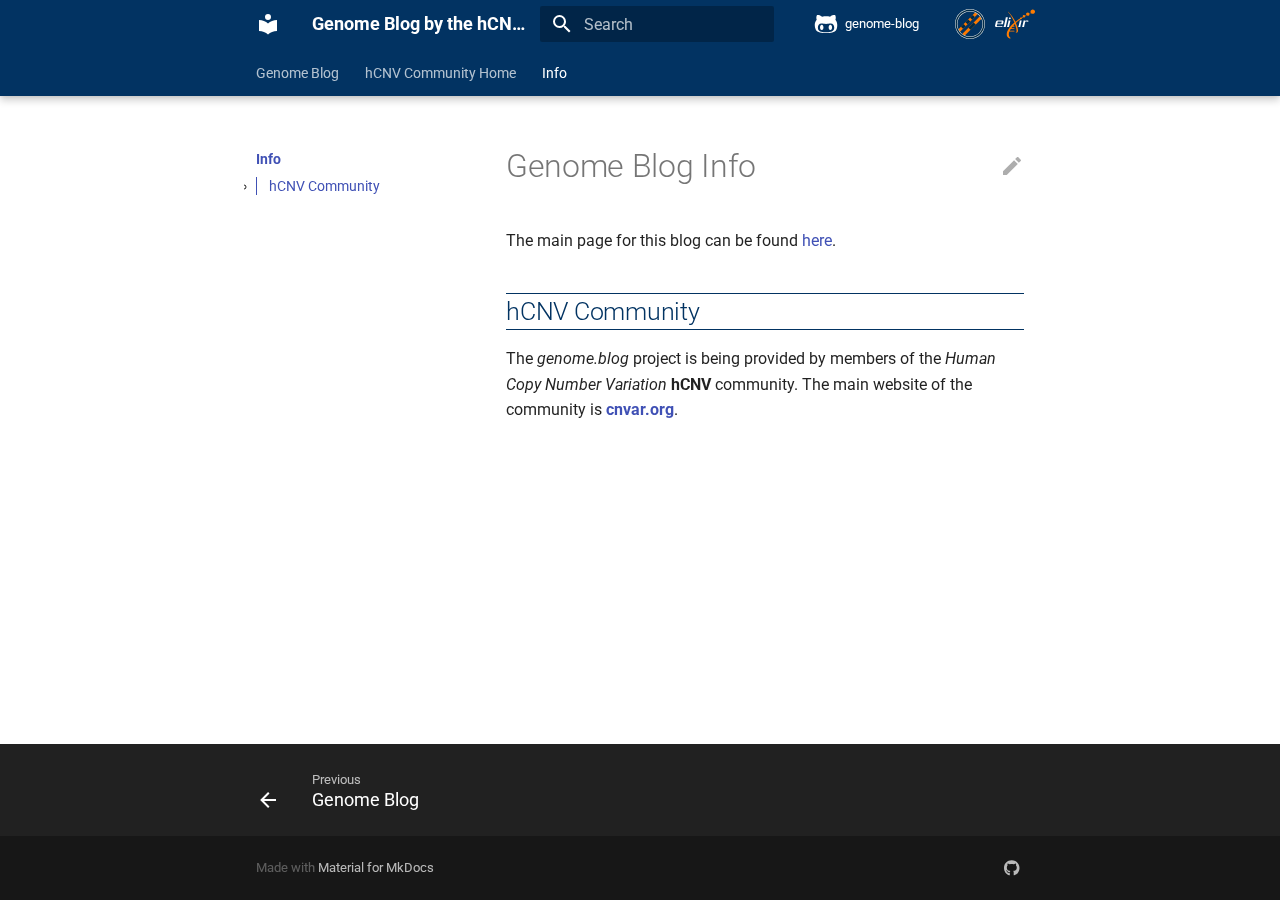
<file: info/index.html>
<!doctype html>
<html lang="en" class="no-js">
  <head>
    
      <meta charset="utf-8">
      <meta name="viewport" content="width=device-width,initial-scale=1">
      
        <meta name="description" content="Genome Blog by the hCNV Community">
      
      
        <meta name="author" content="Michael Baudis">
      
      
        <link rel="canonical" href="https://genome.blog/info/">
      
      <link rel="icon" href="../img/hCNV-logo.svg">
      <meta name="generator" content="mkdocs-1.3.0, mkdocs-material-8.3.5">
    
    
      
        <title>Info - Genome Blog by the hCNV Community</title>
      
    
    
      <link rel="stylesheet" href="../assets/stylesheets/main.4a0965b7.min.css">
      
        
        <link rel="stylesheet" href="../assets/stylesheets/palette.cbb835fc.min.css">
        
          
          
          <meta name="theme-color" content="#4051b5">
        
      
      
  
  
    
    
  
  
  <style>:root{--md-admonition-icon--example:url('data:image/svg+xml;charset=utf-8,<svg xmlns="http://www.w3.org/2000/svg" viewBox="0 0 24 24"><path d="M3.604 3.089A.75.75 0 0 1 4 3.75V8.5h.75a.75.75 0 0 1 0 1.5h-3a.75.75 0 1 1 0-1.5h.75V5.151l-.334.223a.75.75 0 0 1-.832-1.248l1.5-1a.75.75 0 0 1 .77-.037zM8.75 5.5a.75.75 0 0 0 0 1.5h11.5a.75.75 0 0 0 0-1.5H8.75zm0 6a.75.75 0 0 0 0 1.5h11.5a.75.75 0 0 0 0-1.5H8.75zm0 6a.75.75 0 0 0 0 1.5h11.5a.75.75 0 0 0 0-1.5H8.75zM5.5 15.75c0-.704-.271-1.286-.72-1.686a2.302 2.302 0 0 0-1.53-.564c-.535 0-1.094.178-1.53.565-.449.399-.72.982-.72 1.685a.75.75 0 0 0 1.5 0c0-.296.104-.464.217-.564A.805.805 0 0 1 3.25 15c.215 0 .406.072.533.185.113.101.217.268.217.565 0 .332-.069.48-.21.657-.092.113-.216.24-.403.419l-.147.14c-.152.144-.33.313-.52.504l-1.5 1.5a.75.75 0 0 0-.22.53v.25c0 .414.336.75.75.75H5A.75.75 0 0 0 5 19H3.31l.47-.47c.176-.176.333-.324.48-.465l.165-.156a5.98 5.98 0 0 0 .536-.566c.358-.447.539-.925.539-1.593z"/></svg>');}</style>

    
    
    
      
        
        
        <link rel="preconnect" href="https://fonts.gstatic.com" crossorigin>
        <link rel="stylesheet" href="https://fonts.googleapis.com/css?family=Roboto:300,300i,400,400i,700,700i%7CRoboto+Mono:400,400i,700,700i&display=fallback">
        <style>:root{--md-text-font:"Roboto";--md-code-font:"Roboto Mono"}</style>
      
    
    
      <link rel="stylesheet" href="../css/theme_overrides.css">
    
    <script>__md_scope=new URL("..",location),__md_get=(e,_=localStorage,t=__md_scope)=>JSON.parse(_.getItem(t.pathname+"."+e)),__md_set=(e,_,t=localStorage,a=__md_scope)=>{try{t.setItem(a.pathname+"."+e,JSON.stringify(_))}catch(e){}}</script>
    
      

    
    
  </head>
  
  
    
    
    
    
    
    <body dir="ltr" data-md-color-scheme="" data-md-color-primary="indigo" data-md-color-accent="">
  
    
    
    <input class="md-toggle" data-md-toggle="drawer" type="checkbox" id="__drawer" autocomplete="off">
    <input class="md-toggle" data-md-toggle="search" type="checkbox" id="__search" autocomplete="off">
    <label class="md-overlay" for="__drawer"></label>
    <div data-md-component="skip">
      
        
        <a href="#hcnv-community" class="md-skip">
          Skip to content
        </a>
      
    </div>
    <div data-md-component="announce">
      
    </div>
    
    
      

  

<header class="md-header md-header--lifted" data-md-component="header">
  <nav class="md-header__inner md-grid" aria-label="Header">
    <a href=".." title="Genome Blog by the hCNV Community" class="md-header__button md-logo" aria-label="Genome Blog by the hCNV Community" data-md-component="logo">
      
  
  <svg xmlns="http://www.w3.org/2000/svg" viewBox="0 0 24 24"><path d="M12 8a3 3 0 0 0 3-3 3 3 0 0 0-3-3 3 3 0 0 0-3 3 3 3 0 0 0 3 3m0 3.54C9.64 9.35 6.5 8 3 8v11c3.5 0 6.64 1.35 9 3.54 2.36-2.19 5.5-3.54 9-3.54V8c-3.5 0-6.64 1.35-9 3.54Z"/></svg>

    </a>
    <label class="md-header__button md-icon" for="__drawer">
      <svg xmlns="http://www.w3.org/2000/svg" viewBox="0 0 24 24"><path d="M3 6h18v2H3V6m0 5h18v2H3v-2m0 5h18v2H3v-2Z"/></svg>
    </label>
    <div class="md-header__title" data-md-component="header-title">
      <div class="md-header__ellipsis">
        <div class="md-header__topic">
          <span class="md-ellipsis">
            Genome Blog by the hCNV Community
          </span>
        </div>
        <div class="md-header__topic" data-md-component="header-topic">
          <span class="md-ellipsis">
            
              Info
            
          </span>
        </div>
      </div>
    </div>
    
    
    
      <label class="md-header__button md-icon" for="__search">
        <svg xmlns="http://www.w3.org/2000/svg" viewBox="0 0 24 24"><path d="M9.5 3A6.5 6.5 0 0 1 16 9.5c0 1.61-.59 3.09-1.56 4.23l.27.27h.79l5 5-1.5 1.5-5-5v-.79l-.27-.27A6.516 6.516 0 0 1 9.5 16 6.5 6.5 0 0 1 3 9.5 6.5 6.5 0 0 1 9.5 3m0 2C7 5 5 7 5 9.5S7 14 9.5 14 14 12 14 9.5 12 5 9.5 5Z"/></svg>
      </label>
      <div class="md-search" data-md-component="search" role="dialog">
  <label class="md-search__overlay" for="__search"></label>
  <div class="md-search__inner" role="search">
    <form class="md-search__form" name="search">
      <input type="text" class="md-search__input" name="query" aria-label="Search" placeholder="Search" autocapitalize="off" autocorrect="off" autocomplete="off" spellcheck="false" data-md-component="search-query" required>
      <label class="md-search__icon md-icon" for="__search">
        <svg xmlns="http://www.w3.org/2000/svg" viewBox="0 0 24 24"><path d="M9.5 3A6.5 6.5 0 0 1 16 9.5c0 1.61-.59 3.09-1.56 4.23l.27.27h.79l5 5-1.5 1.5-5-5v-.79l-.27-.27A6.516 6.516 0 0 1 9.5 16 6.5 6.5 0 0 1 3 9.5 6.5 6.5 0 0 1 9.5 3m0 2C7 5 5 7 5 9.5S7 14 9.5 14 14 12 14 9.5 12 5 9.5 5Z"/></svg>
        <svg xmlns="http://www.w3.org/2000/svg" viewBox="0 0 24 24"><path d="M20 11v2H8l5.5 5.5-1.42 1.42L4.16 12l7.92-7.92L13.5 5.5 8 11h12Z"/></svg>
      </label>
      <nav class="md-search__options" aria-label="Search">
        
          <a href="javascript:void(0)" class="md-search__icon md-icon" aria-label="Share" data-clipboard data-clipboard-text="" data-md-component="search-share" tabindex="-1">
            <svg xmlns="http://www.w3.org/2000/svg" viewBox="0 0 24 24"><path d="M18 16.08c-.76 0-1.44.3-1.96.77L8.91 12.7c.05-.23.09-.46.09-.7 0-.24-.04-.47-.09-.7l7.05-4.11c.54.5 1.25.81 2.04.81a3 3 0 0 0 3-3 3 3 0 0 0-3-3 3 3 0 0 0-3 3c0 .24.04.47.09.7L8.04 9.81C7.5 9.31 6.79 9 6 9a3 3 0 0 0-3 3 3 3 0 0 0 3 3c.79 0 1.5-.31 2.04-.81l7.12 4.15c-.05.21-.08.43-.08.66 0 1.61 1.31 2.91 2.92 2.91 1.61 0 2.92-1.3 2.92-2.91A2.92 2.92 0 0 0 18 16.08Z"/></svg>
          </a>
        
        <button type="reset" class="md-search__icon md-icon" aria-label="Clear" tabindex="-1">
          <svg xmlns="http://www.w3.org/2000/svg" viewBox="0 0 24 24"><path d="M19 6.41 17.59 5 12 10.59 6.41 5 5 6.41 10.59 12 5 17.59 6.41 19 12 13.41 17.59 19 19 17.59 13.41 12 19 6.41Z"/></svg>
        </button>
      </nav>
      
    </form>
    <div class="md-search__output">
      <div class="md-search__scrollwrap" data-md-scrollfix>
        <div class="md-search-result" data-md-component="search-result">
          <div class="md-search-result__meta">
            Initializing search
          </div>
          <ol class="md-search-result__list"></ol>
        </div>
      </div>
    </div>
  </div>
</div>
    
    
      <div class="md-header__source">
        <a href="https://github.com/hcnv/genome-blog" title="Go to repository" class="md-source" data-md-component="source">
  <div class="md-source__icon md-icon">
    
    <svg xmlns="http://www.w3.org/2000/svg" viewBox="0 0 480 512"><!--! Font Awesome Free 6.1.1 by @fontawesome - https://fontawesome.com License - https://fontawesome.com/license/free (Icons: CC BY 4.0, Fonts: SIL OFL 1.1, Code: MIT License) Copyright 2022 Fonticons, Inc.--><path d="M186.1 328.7c0 20.9-10.9 55.1-36.7 55.1s-36.7-34.2-36.7-55.1 10.9-55.1 36.7-55.1 36.7 34.2 36.7 55.1zM480 278.2c0 31.9-3.2 65.7-17.5 95-37.9 76.6-142.1 74.8-216.7 74.8-75.8 0-186.2 2.7-225.6-74.8-14.6-29-20.2-63.1-20.2-95 0-41.9 13.9-81.5 41.5-113.6-5.2-15.8-7.7-32.4-7.7-48.8 0-21.5 4.9-32.3 14.6-51.8 45.3 0 74.3 9 108.8 36 29-6.9 58.8-10 88.7-10 27 0 54.2 2.9 80.4 9.2 34-26.7 63-35.2 107.8-35.2 9.8 19.5 14.6 30.3 14.6 51.8 0 16.4-2.6 32.7-7.7 48.2 27.5 32.4 39 72.3 39 114.2zm-64.3 50.5c0-43.9-26.7-82.6-73.5-82.6-18.9 0-37 3.4-56 6-14.9 2.3-29.8 3.2-45.1 3.2-15.2 0-30.1-.9-45.1-3.2-18.7-2.6-37-6-56-6-46.8 0-73.5 38.7-73.5 82.6 0 87.8 80.4 101.3 150.4 101.3h48.2c70.3 0 150.6-13.4 150.6-101.3zm-82.6-55.1c-25.8 0-36.7 34.2-36.7 55.1s10.9 55.1 36.7 55.1 36.7-34.2 36.7-55.1-10.9-55.1-36.7-55.1z"/></svg>
  </div>
  <div class="md-source__repository">
    genome-blog
  </div>
</a>
      </div>
    
  </nav>
  
    
      
<nav class="md-tabs" aria-label="Tabs" data-md-component="tabs">
  <div class="md-tabs__inner md-grid">
    <ul class="md-tabs__list">
      
        
  
  


  <li class="md-tabs__item">
    <a href=".." class="md-tabs__link">
      Genome Blog
    </a>
  </li>

      
        
  
  


  <li class="md-tabs__item">
    <a href="http://cnvar.org" class="md-tabs__link">
      hCNV Community Home
    </a>
  </li>

      
        
  
  
    
  


  <li class="md-tabs__item">
    <a href="./" class="md-tabs__link md-tabs__link--active">
      Info
    </a>
  </li>

      
    </ul>
  </div>
</nav>
    
  
</header>
    
    <div class="md-container" data-md-component="container">
      
      
        
      
      <main class="md-main" data-md-component="main">
        <div class="md-main__inner md-grid">
          
            
              
              <div class="md-sidebar md-sidebar--primary" data-md-component="sidebar" data-md-type="navigation" >
                <div class="md-sidebar__scrollwrap">
                  <div class="md-sidebar__inner">
                    

  


  

<nav class="md-nav md-nav--primary md-nav--lifted md-nav--integrated" aria-label="Navigation" data-md-level="0">
  <label class="md-nav__title" for="__drawer">
    <a href=".." title="Genome Blog by the hCNV Community" class="md-nav__button md-logo" aria-label="Genome Blog by the hCNV Community" data-md-component="logo">
      
  
  <svg xmlns="http://www.w3.org/2000/svg" viewBox="0 0 24 24"><path d="M12 8a3 3 0 0 0 3-3 3 3 0 0 0-3-3 3 3 0 0 0-3 3 3 3 0 0 0 3 3m0 3.54C9.64 9.35 6.5 8 3 8v11c3.5 0 6.64 1.35 9 3.54 2.36-2.19 5.5-3.54 9-3.54V8c-3.5 0-6.64 1.35-9 3.54Z"/></svg>

    </a>
    Genome Blog by the hCNV Community
  </label>
  
    <div class="md-nav__source">
      <a href="https://github.com/hcnv/genome-blog" title="Go to repository" class="md-source" data-md-component="source">
  <div class="md-source__icon md-icon">
    
    <svg xmlns="http://www.w3.org/2000/svg" viewBox="0 0 480 512"><!--! Font Awesome Free 6.1.1 by @fontawesome - https://fontawesome.com License - https://fontawesome.com/license/free (Icons: CC BY 4.0, Fonts: SIL OFL 1.1, Code: MIT License) Copyright 2022 Fonticons, Inc.--><path d="M186.1 328.7c0 20.9-10.9 55.1-36.7 55.1s-36.7-34.2-36.7-55.1 10.9-55.1 36.7-55.1 36.7 34.2 36.7 55.1zM480 278.2c0 31.9-3.2 65.7-17.5 95-37.9 76.6-142.1 74.8-216.7 74.8-75.8 0-186.2 2.7-225.6-74.8-14.6-29-20.2-63.1-20.2-95 0-41.9 13.9-81.5 41.5-113.6-5.2-15.8-7.7-32.4-7.7-48.8 0-21.5 4.9-32.3 14.6-51.8 45.3 0 74.3 9 108.8 36 29-6.9 58.8-10 88.7-10 27 0 54.2 2.9 80.4 9.2 34-26.7 63-35.2 107.8-35.2 9.8 19.5 14.6 30.3 14.6 51.8 0 16.4-2.6 32.7-7.7 48.2 27.5 32.4 39 72.3 39 114.2zm-64.3 50.5c0-43.9-26.7-82.6-73.5-82.6-18.9 0-37 3.4-56 6-14.9 2.3-29.8 3.2-45.1 3.2-15.2 0-30.1-.9-45.1-3.2-18.7-2.6-37-6-56-6-46.8 0-73.5 38.7-73.5 82.6 0 87.8 80.4 101.3 150.4 101.3h48.2c70.3 0 150.6-13.4 150.6-101.3zm-82.6-55.1c-25.8 0-36.7 34.2-36.7 55.1s10.9 55.1 36.7 55.1 36.7-34.2 36.7-55.1-10.9-55.1-36.7-55.1z"/></svg>
  </div>
  <div class="md-source__repository">
    genome-blog
  </div>
</a>
    </div>
  
  <ul class="md-nav__list" data-md-scrollfix>
    
      
      
      

  
  
  
    <li class="md-nav__item">
      <a href=".." class="md-nav__link">
        Genome Blog
      </a>
    </li>
  

    
      
      
      

  
  
  
    <li class="md-nav__item">
      <a href="http://cnvar.org" class="md-nav__link">
        hCNV Community Home
      </a>
    </li>
  

    
      
      
      

  
  
    
  
  
    <li class="md-nav__item md-nav__item--active">
      
      <input class="md-nav__toggle md-toggle" data-md-toggle="toc" type="checkbox" id="__toc">
      
      
      
        <label class="md-nav__link md-nav__link--active" for="__toc">
          Info
          <span class="md-nav__icon md-icon"></span>
        </label>
      
      <a href="./" class="md-nav__link md-nav__link--active">
        Info
      </a>
      
        

<nav class="md-nav md-nav--secondary" aria-label="Table of contents">
  
  
  
  
    <label class="md-nav__title" for="__toc">
      <span class="md-nav__icon md-icon"></span>
      Table of contents
    </label>
    <ul class="md-nav__list" data-md-component="toc" data-md-scrollfix>
      
        <li class="md-nav__item">
  <a href="#hcnv-community" class="md-nav__link">
    hCNV Community
  </a>
  
</li>
      
    </ul>
  
</nav>
      
    </li>
  

    
  </ul>
</nav>
                  </div>
                </div>
              </div>
            
            
          
          <div class="md-content" data-md-component="content">
            <article class="md-content__inner md-typeset">
              
                
  <a href="https://github.com/hcnv/genome-blog/edit/master/docs/blog/info.md" title="Edit this page" class="md-content__button md-icon">
    <svg xmlns="http://www.w3.org/2000/svg" viewBox="0 0 24 24"><path d="M20.71 7.04c.39-.39.39-1.04 0-1.41l-2.34-2.34c-.37-.39-1.02-.39-1.41 0l-1.84 1.83 3.75 3.75M3 17.25V21h3.75L17.81 9.93l-3.75-3.75L3 17.25Z"/></svg>
  </a>



<h1 id="genome-blog-info">Genome Blog Info<a class="headerlink" href="#genome-blog-info" title="Permanent link">&para;</a></h1>
<p>The main page for this blog can be found <a href="/">here</a>.</p>
<h2 id="hcnv-community">hCNV Community<a class="headerlink" href="#hcnv-community" title="Permanent link">&para;</a></h2>
<p>The <em>genome.blog</em> project is being provided by members of the <em>Human Copy Number Variation</em>
 <strong>hCNV</strong> community. The main website of the community is <a href="http://cnvar.org"><strong>cnvar.org</strong></a>.</p>

              
            </article>
            
  <script>var tabs=__md_get("__tabs");if(Array.isArray(tabs))e:for(var set of document.querySelectorAll(".tabbed-set")){var tab,labels=set.querySelector(".tabbed-labels");for(tab of tabs)for(var label of labels.getElementsByTagName("label"))if(label.innerText.trim()===tab){var input=document.getElementById(label.htmlFor);input.checked=!0;continue e}}</script>

          </div>
        </div>
        
      </main>
      
        <footer class="md-footer">
  
    
    <nav class="md-footer__inner md-grid" aria-label="Footer" >
      
        
        <a href=".." class="md-footer__link md-footer__link--prev" aria-label="Previous: Genome Blog" rel="prev">
          <div class="md-footer__button md-icon">
            <svg xmlns="http://www.w3.org/2000/svg" viewBox="0 0 24 24"><path d="M20 11v2H8l5.5 5.5-1.42 1.42L4.16 12l7.92-7.92L13.5 5.5 8 11h12Z"/></svg>
          </div>
          <div class="md-footer__title">
            <div class="md-ellipsis">
              <span class="md-footer__direction">
                Previous
              </span>
              Genome Blog
            </div>
          </div>
        </a>
      
      
    </nav>
  
  <div class="md-footer-meta md-typeset">
    <div class="md-footer-meta__inner md-grid">
      <div class="md-copyright">
  
  
    Made with
    <a href="https://squidfunk.github.io/mkdocs-material/" target="_blank" rel="noopener">
      Material for MkDocs
    </a>
  
</div>
      
        <div class="md-social">
  
    
    
      
      
    
    <a href="https://github.com/hcnv/genome-blog/tree/main/docs/blog" target="_blank" rel="noopener" title="github.com" class="md-social__link">
      <svg xmlns="http://www.w3.org/2000/svg" viewBox="0 0 496 512"><!--! Font Awesome Free 6.1.1 by @fontawesome - https://fontawesome.com License - https://fontawesome.com/license/free (Icons: CC BY 4.0, Fonts: SIL OFL 1.1, Code: MIT License) Copyright 2022 Fonticons, Inc.--><path d="M165.9 397.4c0 2-2.3 3.6-5.2 3.6-3.3.3-5.6-1.3-5.6-3.6 0-2 2.3-3.6 5.2-3.6 3-.3 5.6 1.3 5.6 3.6zm-31.1-4.5c-.7 2 1.3 4.3 4.3 4.9 2.6 1 5.6 0 6.2-2s-1.3-4.3-4.3-5.2c-2.6-.7-5.5.3-6.2 2.3zm44.2-1.7c-2.9.7-4.9 2.6-4.6 4.9.3 2 2.9 3.3 5.9 2.6 2.9-.7 4.9-2.6 4.6-4.6-.3-1.9-3-3.2-5.9-2.9zM244.8 8C106.1 8 0 113.3 0 252c0 110.9 69.8 205.8 169.5 239.2 12.8 2.3 17.3-5.6 17.3-12.1 0-6.2-.3-40.4-.3-61.4 0 0-70 15-84.7-29.8 0 0-11.4-29.1-27.8-36.6 0 0-22.9-15.7 1.6-15.4 0 0 24.9 2 38.6 25.8 21.9 38.6 58.6 27.5 72.9 20.9 2.3-16 8.8-27.1 16-33.7-55.9-6.2-112.3-14.3-112.3-110.5 0-27.5 7.6-41.3 23.6-58.9-2.6-6.5-11.1-33.3 2.6-67.9 20.9-6.5 69 27 69 27 20-5.6 41.5-8.5 62.8-8.5s42.8 2.9 62.8 8.5c0 0 48.1-33.6 69-27 13.7 34.7 5.2 61.4 2.6 67.9 16 17.7 25.8 31.5 25.8 58.9 0 96.5-58.9 104.2-114.8 110.5 9.2 7.9 17 22.9 17 46.4 0 33.7-.3 75.4-.3 83.6 0 6.5 4.6 14.4 17.3 12.1C428.2 457.8 496 362.9 496 252 496 113.3 383.5 8 244.8 8zM97.2 352.9c-1.3 1-1 3.3.7 5.2 1.6 1.6 3.9 2.3 5.2 1 1.3-1 1-3.3-.7-5.2-1.6-1.6-3.9-2.3-5.2-1zm-10.8-8.1c-.7 1.3.3 2.9 2.3 3.9 1.6 1 3.6.7 4.3-.7.7-1.3-.3-2.9-2.3-3.9-2-.6-3.6-.3-4.3.7zm32.4 35.6c-1.6 1.3-1 4.3 1.3 6.2 2.3 2.3 5.2 2.6 6.5 1 1.3-1.3.7-4.3-1.3-6.2-2.2-2.3-5.2-2.6-6.5-1zm-11.4-14.7c-1.6 1-1.6 3.6 0 5.9 1.6 2.3 4.3 3.3 5.6 2.3 1.6-1.3 1.6-3.9 0-6.2-1.4-2.3-4-3.3-5.6-2z"/></svg>
    </a>
  
</div>
      
    </div>
  </div>
</footer>
      
    </div>
    <div class="md-dialog" data-md-component="dialog">
      <div class="md-dialog__inner md-typeset"></div>
    </div>
    <script id="__config" type="application/json">{"base": "..", "features": ["content.tabs.link", "search.highlight", "search.share", "navigation.tabs", "navigation.tabs.sticky", "toc.integrate"], "search": "../assets/javascripts/workers/search.85cb4492.min.js", "translations": {"clipboard.copied": "Copied to clipboard", "clipboard.copy": "Copy to clipboard", "search.config.lang": "en", "search.config.pipeline": "trimmer, stopWordFilter", "search.config.separator": "[\\s\\-]+", "search.placeholder": "Search", "search.result.more.one": "1 more on this page", "search.result.more.other": "# more on this page", "search.result.none": "No matching documents", "search.result.one": "1 matching document", "search.result.other": "# matching documents", "search.result.placeholder": "Type to start searching", "search.result.term.missing": "Missing", "select.version.title": "Select version"}}</script>
    
    
      <script src="../assets/javascripts/bundle.431f3d41.min.js"></script>
      
    
  </body>
</html>
</file>
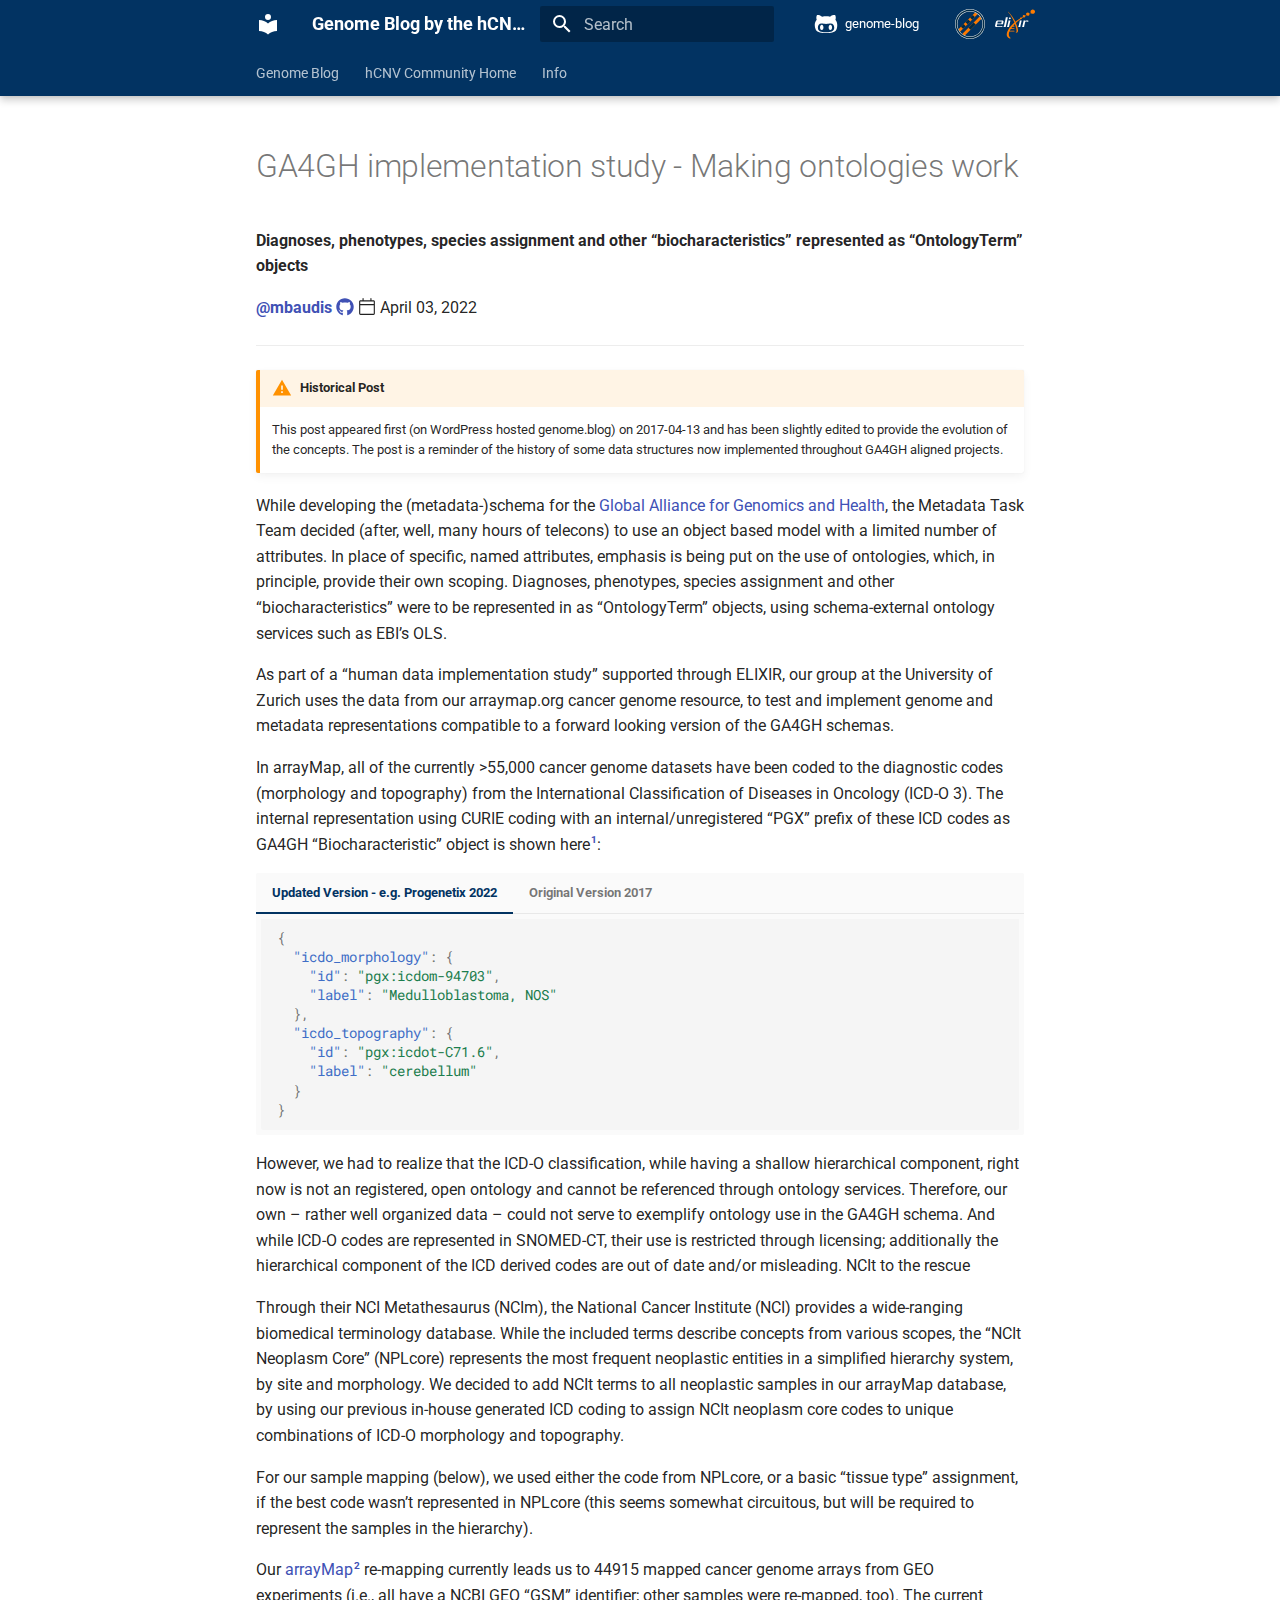
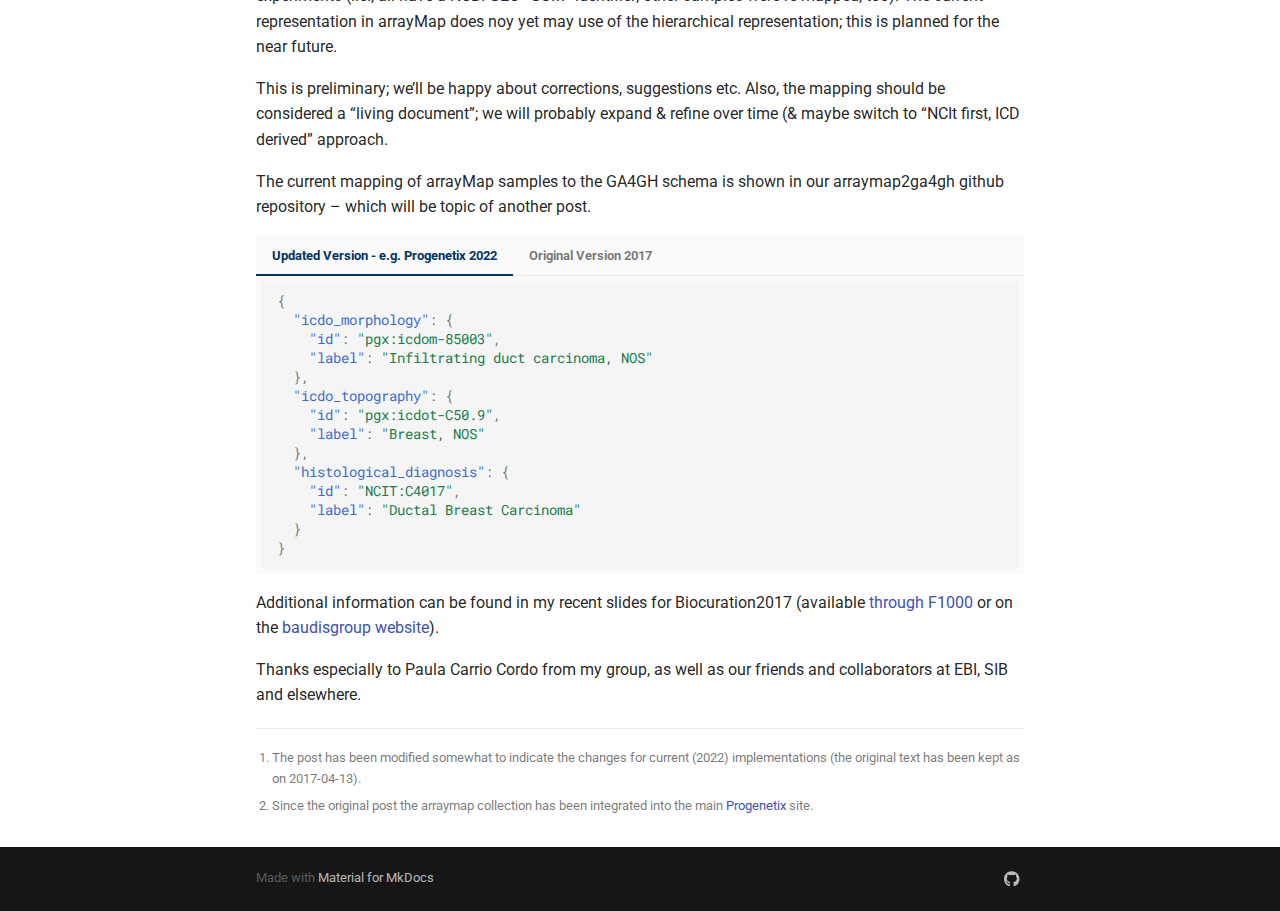
<file: blog/2017-04-13-GA4GH-and-ontologies/index.html>
<!doctype html>
<html lang="en" class="no-js">
  <head>
    
      <meta charset="utf-8">
      <meta name="viewport" content="width=device-width,initial-scale=1">
      
        <meta name="description" content="Diagnoses, phenotypes, species assignment and other “biocharacteristics” represented as “OntologyTerm” objects">
      
      
        <meta name="author" content="Michael Baudis">
      
      
        <link rel="canonical" href="https://genome.blog/blog/2017-04-13-GA4GH-and-ontologies/">
      
      <link rel="icon" href="../../img/hCNV-logo.svg">
      <meta name="generator" content="mkdocs-1.3.0, mkdocs-material-8.3.5">
    
    
      
        <title>GA4GH implementation study - Making ontologies work - Genome Blog by the hCNV Community</title>
      
    
    
      <link rel="stylesheet" href="../../assets/stylesheets/main.4a0965b7.min.css">
      
        
        <link rel="stylesheet" href="../../assets/stylesheets/palette.cbb835fc.min.css">
        
          
          
          <meta name="theme-color" content="#4051b5">
        
      
      
  
  
    
    
  
  
  <style>:root{--md-admonition-icon--example:url('data:image/svg+xml;charset=utf-8,<svg xmlns="http://www.w3.org/2000/svg" viewBox="0 0 24 24"><path d="M3.604 3.089A.75.75 0 0 1 4 3.75V8.5h.75a.75.75 0 0 1 0 1.5h-3a.75.75 0 1 1 0-1.5h.75V5.151l-.334.223a.75.75 0 0 1-.832-1.248l1.5-1a.75.75 0 0 1 .77-.037zM8.75 5.5a.75.75 0 0 0 0 1.5h11.5a.75.75 0 0 0 0-1.5H8.75zm0 6a.75.75 0 0 0 0 1.5h11.5a.75.75 0 0 0 0-1.5H8.75zm0 6a.75.75 0 0 0 0 1.5h11.5a.75.75 0 0 0 0-1.5H8.75zM5.5 15.75c0-.704-.271-1.286-.72-1.686a2.302 2.302 0 0 0-1.53-.564c-.535 0-1.094.178-1.53.565-.449.399-.72.982-.72 1.685a.75.75 0 0 0 1.5 0c0-.296.104-.464.217-.564A.805.805 0 0 1 3.25 15c.215 0 .406.072.533.185.113.101.217.268.217.565 0 .332-.069.48-.21.657-.092.113-.216.24-.403.419l-.147.14c-.152.144-.33.313-.52.504l-1.5 1.5a.75.75 0 0 0-.22.53v.25c0 .414.336.75.75.75H5A.75.75 0 0 0 5 19H3.31l.47-.47c.176-.176.333-.324.48-.465l.165-.156a5.98 5.98 0 0 0 .536-.566c.358-.447.539-.925.539-1.593z"/></svg>');}</style>

    
    
    
      
        
        
        <link rel="preconnect" href="https://fonts.gstatic.com" crossorigin>
        <link rel="stylesheet" href="https://fonts.googleapis.com/css?family=Roboto:300,300i,400,400i,700,700i%7CRoboto+Mono:400,400i,700,700i&display=fallback">
        <style>:root{--md-text-font:"Roboto";--md-code-font:"Roboto Mono"}</style>
      
    
    
      <link rel="stylesheet" href="../../css/theme_overrides.css">
    
    <script>__md_scope=new URL("../..",location),__md_get=(e,_=localStorage,t=__md_scope)=>JSON.parse(_.getItem(t.pathname+"."+e)),__md_set=(e,_,t=localStorage,a=__md_scope)=>{try{t.setItem(a.pathname+"."+e,JSON.stringify(_))}catch(e){}}</script>
    
      

    
    
  </head>
  
  
    
    
    
    
    
    <body dir="ltr" data-md-color-scheme="" data-md-color-primary="indigo" data-md-color-accent="">
  
    
    
    <input class="md-toggle" data-md-toggle="drawer" type="checkbox" id="__drawer" autocomplete="off">
    <input class="md-toggle" data-md-toggle="search" type="checkbox" id="__search" autocomplete="off">
    <label class="md-overlay" for="__drawer"></label>
    <div data-md-component="skip">
      
    </div>
    <div data-md-component="announce">
      
    </div>
    
    
      

  

<header class="md-header md-header--lifted" data-md-component="header">
  <nav class="md-header__inner md-grid" aria-label="Header">
    <a href="../.." title="Genome Blog by the hCNV Community" class="md-header__button md-logo" aria-label="Genome Blog by the hCNV Community" data-md-component="logo">
      
  
  <svg xmlns="http://www.w3.org/2000/svg" viewBox="0 0 24 24"><path d="M12 8a3 3 0 0 0 3-3 3 3 0 0 0-3-3 3 3 0 0 0-3 3 3 3 0 0 0 3 3m0 3.54C9.64 9.35 6.5 8 3 8v11c3.5 0 6.64 1.35 9 3.54 2.36-2.19 5.5-3.54 9-3.54V8c-3.5 0-6.64 1.35-9 3.54Z"/></svg>

    </a>
    <label class="md-header__button md-icon" for="__drawer">
      <svg xmlns="http://www.w3.org/2000/svg" viewBox="0 0 24 24"><path d="M3 6h18v2H3V6m0 5h18v2H3v-2m0 5h18v2H3v-2Z"/></svg>
    </label>
    <div class="md-header__title" data-md-component="header-title">
      <div class="md-header__ellipsis">
        <div class="md-header__topic">
          <span class="md-ellipsis">
            Genome Blog by the hCNV Community
          </span>
        </div>
        <div class="md-header__topic" data-md-component="header-topic">
          <span class="md-ellipsis">
            
              GA4GH implementation study - Making ontologies work
            
          </span>
        </div>
      </div>
    </div>
    
    
    
      <label class="md-header__button md-icon" for="__search">
        <svg xmlns="http://www.w3.org/2000/svg" viewBox="0 0 24 24"><path d="M9.5 3A6.5 6.5 0 0 1 16 9.5c0 1.61-.59 3.09-1.56 4.23l.27.27h.79l5 5-1.5 1.5-5-5v-.79l-.27-.27A6.516 6.516 0 0 1 9.5 16 6.5 6.5 0 0 1 3 9.5 6.5 6.5 0 0 1 9.5 3m0 2C7 5 5 7 5 9.5S7 14 9.5 14 14 12 14 9.5 12 5 9.5 5Z"/></svg>
      </label>
      <div class="md-search" data-md-component="search" role="dialog">
  <label class="md-search__overlay" for="__search"></label>
  <div class="md-search__inner" role="search">
    <form class="md-search__form" name="search">
      <input type="text" class="md-search__input" name="query" aria-label="Search" placeholder="Search" autocapitalize="off" autocorrect="off" autocomplete="off" spellcheck="false" data-md-component="search-query" required>
      <label class="md-search__icon md-icon" for="__search">
        <svg xmlns="http://www.w3.org/2000/svg" viewBox="0 0 24 24"><path d="M9.5 3A6.5 6.5 0 0 1 16 9.5c0 1.61-.59 3.09-1.56 4.23l.27.27h.79l5 5-1.5 1.5-5-5v-.79l-.27-.27A6.516 6.516 0 0 1 9.5 16 6.5 6.5 0 0 1 3 9.5 6.5 6.5 0 0 1 9.5 3m0 2C7 5 5 7 5 9.5S7 14 9.5 14 14 12 14 9.5 12 5 9.5 5Z"/></svg>
        <svg xmlns="http://www.w3.org/2000/svg" viewBox="0 0 24 24"><path d="M20 11v2H8l5.5 5.5-1.42 1.42L4.16 12l7.92-7.92L13.5 5.5 8 11h12Z"/></svg>
      </label>
      <nav class="md-search__options" aria-label="Search">
        
          <a href="javascript:void(0)" class="md-search__icon md-icon" aria-label="Share" data-clipboard data-clipboard-text="" data-md-component="search-share" tabindex="-1">
            <svg xmlns="http://www.w3.org/2000/svg" viewBox="0 0 24 24"><path d="M18 16.08c-.76 0-1.44.3-1.96.77L8.91 12.7c.05-.23.09-.46.09-.7 0-.24-.04-.47-.09-.7l7.05-4.11c.54.5 1.25.81 2.04.81a3 3 0 0 0 3-3 3 3 0 0 0-3-3 3 3 0 0 0-3 3c0 .24.04.47.09.7L8.04 9.81C7.5 9.31 6.79 9 6 9a3 3 0 0 0-3 3 3 3 0 0 0 3 3c.79 0 1.5-.31 2.04-.81l7.12 4.15c-.05.21-.08.43-.08.66 0 1.61 1.31 2.91 2.92 2.91 1.61 0 2.92-1.3 2.92-2.91A2.92 2.92 0 0 0 18 16.08Z"/></svg>
          </a>
        
        <button type="reset" class="md-search__icon md-icon" aria-label="Clear" tabindex="-1">
          <svg xmlns="http://www.w3.org/2000/svg" viewBox="0 0 24 24"><path d="M19 6.41 17.59 5 12 10.59 6.41 5 5 6.41 10.59 12 5 17.59 6.41 19 12 13.41 17.59 19 19 17.59 13.41 12 19 6.41Z"/></svg>
        </button>
      </nav>
      
    </form>
    <div class="md-search__output">
      <div class="md-search__scrollwrap" data-md-scrollfix>
        <div class="md-search-result" data-md-component="search-result">
          <div class="md-search-result__meta">
            Initializing search
          </div>
          <ol class="md-search-result__list"></ol>
        </div>
      </div>
    </div>
  </div>
</div>
    
    
      <div class="md-header__source">
        <a href="https://github.com/hcnv/genome-blog" title="Go to repository" class="md-source" data-md-component="source">
  <div class="md-source__icon md-icon">
    
    <svg xmlns="http://www.w3.org/2000/svg" viewBox="0 0 480 512"><!--! Font Awesome Free 6.1.1 by @fontawesome - https://fontawesome.com License - https://fontawesome.com/license/free (Icons: CC BY 4.0, Fonts: SIL OFL 1.1, Code: MIT License) Copyright 2022 Fonticons, Inc.--><path d="M186.1 328.7c0 20.9-10.9 55.1-36.7 55.1s-36.7-34.2-36.7-55.1 10.9-55.1 36.7-55.1 36.7 34.2 36.7 55.1zM480 278.2c0 31.9-3.2 65.7-17.5 95-37.9 76.6-142.1 74.8-216.7 74.8-75.8 0-186.2 2.7-225.6-74.8-14.6-29-20.2-63.1-20.2-95 0-41.9 13.9-81.5 41.5-113.6-5.2-15.8-7.7-32.4-7.7-48.8 0-21.5 4.9-32.3 14.6-51.8 45.3 0 74.3 9 108.8 36 29-6.9 58.8-10 88.7-10 27 0 54.2 2.9 80.4 9.2 34-26.7 63-35.2 107.8-35.2 9.8 19.5 14.6 30.3 14.6 51.8 0 16.4-2.6 32.7-7.7 48.2 27.5 32.4 39 72.3 39 114.2zm-64.3 50.5c0-43.9-26.7-82.6-73.5-82.6-18.9 0-37 3.4-56 6-14.9 2.3-29.8 3.2-45.1 3.2-15.2 0-30.1-.9-45.1-3.2-18.7-2.6-37-6-56-6-46.8 0-73.5 38.7-73.5 82.6 0 87.8 80.4 101.3 150.4 101.3h48.2c70.3 0 150.6-13.4 150.6-101.3zm-82.6-55.1c-25.8 0-36.7 34.2-36.7 55.1s10.9 55.1 36.7 55.1 36.7-34.2 36.7-55.1-10.9-55.1-36.7-55.1z"/></svg>
  </div>
  <div class="md-source__repository">
    genome-blog
  </div>
</a>
      </div>
    
  </nav>
  
    
      
<nav class="md-tabs" aria-label="Tabs" data-md-component="tabs">
  <div class="md-tabs__inner md-grid">
    <ul class="md-tabs__list">
      
        
  
  


  <li class="md-tabs__item">
    <a href="../.." class="md-tabs__link">
      Genome Blog
    </a>
  </li>

      
        
  
  


  <li class="md-tabs__item">
    <a href="http://cnvar.org" class="md-tabs__link">
      hCNV Community Home
    </a>
  </li>

      
        
  
  


  <li class="md-tabs__item">
    <a href="../../info/" class="md-tabs__link">
      Info
    </a>
  </li>

      
    </ul>
  </div>
</nav>
    
  
</header>
    
    <div class="md-container" data-md-component="container">
      
      
        
      
      <main class="md-main" data-md-component="main">
        <div class="md-main__inner md-grid">
          
            
              
                
              
              <div class="md-sidebar md-sidebar--primary" data-md-component="sidebar" data-md-type="navigation" hidden>
                <div class="md-sidebar__scrollwrap">
                  <div class="md-sidebar__inner">
                    

  


  

<nav class="md-nav md-nav--primary md-nav--lifted md-nav--integrated" aria-label="Navigation" data-md-level="0">
  <label class="md-nav__title" for="__drawer">
    <a href="../.." title="Genome Blog by the hCNV Community" class="md-nav__button md-logo" aria-label="Genome Blog by the hCNV Community" data-md-component="logo">
      
  
  <svg xmlns="http://www.w3.org/2000/svg" viewBox="0 0 24 24"><path d="M12 8a3 3 0 0 0 3-3 3 3 0 0 0-3-3 3 3 0 0 0-3 3 3 3 0 0 0 3 3m0 3.54C9.64 9.35 6.5 8 3 8v11c3.5 0 6.64 1.35 9 3.54 2.36-2.19 5.5-3.54 9-3.54V8c-3.5 0-6.64 1.35-9 3.54Z"/></svg>

    </a>
    Genome Blog by the hCNV Community
  </label>
  
    <div class="md-nav__source">
      <a href="https://github.com/hcnv/genome-blog" title="Go to repository" class="md-source" data-md-component="source">
  <div class="md-source__icon md-icon">
    
    <svg xmlns="http://www.w3.org/2000/svg" viewBox="0 0 480 512"><!--! Font Awesome Free 6.1.1 by @fontawesome - https://fontawesome.com License - https://fontawesome.com/license/free (Icons: CC BY 4.0, Fonts: SIL OFL 1.1, Code: MIT License) Copyright 2022 Fonticons, Inc.--><path d="M186.1 328.7c0 20.9-10.9 55.1-36.7 55.1s-36.7-34.2-36.7-55.1 10.9-55.1 36.7-55.1 36.7 34.2 36.7 55.1zM480 278.2c0 31.9-3.2 65.7-17.5 95-37.9 76.6-142.1 74.8-216.7 74.8-75.8 0-186.2 2.7-225.6-74.8-14.6-29-20.2-63.1-20.2-95 0-41.9 13.9-81.5 41.5-113.6-5.2-15.8-7.7-32.4-7.7-48.8 0-21.5 4.9-32.3 14.6-51.8 45.3 0 74.3 9 108.8 36 29-6.9 58.8-10 88.7-10 27 0 54.2 2.9 80.4 9.2 34-26.7 63-35.2 107.8-35.2 9.8 19.5 14.6 30.3 14.6 51.8 0 16.4-2.6 32.7-7.7 48.2 27.5 32.4 39 72.3 39 114.2zm-64.3 50.5c0-43.9-26.7-82.6-73.5-82.6-18.9 0-37 3.4-56 6-14.9 2.3-29.8 3.2-45.1 3.2-15.2 0-30.1-.9-45.1-3.2-18.7-2.6-37-6-56-6-46.8 0-73.5 38.7-73.5 82.6 0 87.8 80.4 101.3 150.4 101.3h48.2c70.3 0 150.6-13.4 150.6-101.3zm-82.6-55.1c-25.8 0-36.7 34.2-36.7 55.1s10.9 55.1 36.7 55.1 36.7-34.2 36.7-55.1-10.9-55.1-36.7-55.1z"/></svg>
  </div>
  <div class="md-source__repository">
    genome-blog
  </div>
</a>
    </div>
  
  <ul class="md-nav__list" data-md-scrollfix>
    
      
      
      

  
  
  
    <li class="md-nav__item">
      <a href="../.." class="md-nav__link">
        Genome Blog
      </a>
    </li>
  

    
      
      
      

  
  
  
    <li class="md-nav__item">
      <a href="http://cnvar.org" class="md-nav__link">
        hCNV Community Home
      </a>
    </li>
  

    
      
      
      

  
  
  
    <li class="md-nav__item">
      <a href="../../info/" class="md-nav__link">
        Info
      </a>
    </li>
  

    
  </ul>
</nav>
                  </div>
                </div>
              </div>
            
            
          
          <div class="md-content" data-md-component="content">
            <article class="md-content__inner md-typeset">
              
  <h1>GA4GH implementation study - Making ontologies work</h1>
  <p>
    <b>Diagnoses, phenotypes, species assignment and other “biocharacteristics” represented as “OntologyTerm” objects</b>
  </p>
  <aside class="blog-post-aside">
  <p>
    <span>
      
      
        
          
            
          
          
        
        <strong><a href="https://github.com/mbaudis">@mbaudis</a></strong>
      
      
    
    
      
      
        
        
      
      
      <a href="https://github.com/hcnv/genome-blog/tree/main/docs/blog" target="_blank" rel="noopener" title="github.com" class="twemoji">
          <svg xmlns="http://www.w3.org/2000/svg" viewBox="0 0 496 512"><!--! Font Awesome Free 6.1.1 by @fontawesome - https://fontawesome.com License - https://fontawesome.com/license/free (Icons: CC BY 4.0, Fonts: SIL OFL 1.1, Code: MIT License) Copyright 2022 Fonticons, Inc.--><path d="M165.9 397.4c0 2-2.3 3.6-5.2 3.6-3.3.3-5.6-1.3-5.6-3.6 0-2 2.3-3.6 5.2-3.6 3-.3 5.6 1.3 5.6 3.6zm-31.1-4.5c-.7 2 1.3 4.3 4.3 4.9 2.6 1 5.6 0 6.2-2s-1.3-4.3-4.3-5.2c-2.6-.7-5.5.3-6.2 2.3zm44.2-1.7c-2.9.7-4.9 2.6-4.6 4.9.3 2 2.9 3.3 5.9 2.6 2.9-.7 4.9-2.6 4.6-4.6-.3-1.9-3-3.2-5.9-2.9zM244.8 8C106.1 8 0 113.3 0 252c0 110.9 69.8 205.8 169.5 239.2 12.8 2.3 17.3-5.6 17.3-12.1 0-6.2-.3-40.4-.3-61.4 0 0-70 15-84.7-29.8 0 0-11.4-29.1-27.8-36.6 0 0-22.9-15.7 1.6-15.4 0 0 24.9 2 38.6 25.8 21.9 38.6 58.6 27.5 72.9 20.9 2.3-16 8.8-27.1 16-33.7-55.9-6.2-112.3-14.3-112.3-110.5 0-27.5 7.6-41.3 23.6-58.9-2.6-6.5-11.1-33.3 2.6-67.9 20.9-6.5 69 27 69 27 20-5.6 41.5-8.5 62.8-8.5s42.8 2.9 62.8 8.5c0 0 48.1-33.6 69-27 13.7 34.7 5.2 61.4 2.6 67.9 16 17.7 25.8 31.5 25.8 58.9 0 96.5-58.9 104.2-114.8 110.5 9.2 7.9 17 22.9 17 46.4 0 33.7-.3 75.4-.3 83.6 0 6.5 4.6 14.4 17.3 12.1C428.2 457.8 496 362.9 496 252 496 113.3 383.5 8 244.8 8zM97.2 352.9c-1.3 1-1 3.3.7 5.2 1.6 1.6 3.9 2.3 5.2 1 1.3-1 1-3.3-.7-5.2-1.6-1.6-3.9-2.3-5.2-1zm-10.8-8.1c-.7 1.3.3 2.9 2.3 3.9 1.6 1 3.6.7 4.3-.7.7-1.3-.3-2.9-2.3-3.9-2-.6-3.6-.3-4.3.7zm32.4 35.6c-1.6 1.3-1 4.3 1.3 6.2 2.3 2.3 5.2 2.6 6.5 1 1.3-1.3.7-4.3-1.3-6.2-2.2-2.3-5.2-2.6-6.5-1zm-11.4-14.7c-1.6 1-1.6 3.6 0 5.9 1.6 2.3 4.3 3.3 5.6 2.3 1.6-1.3 1.6-3.9 0-6.2-1.4-2.3-4-3.3-5.6-2z"/></svg>
      </a>
      
    

      <span class="twemoji">
        <svg xmlns="http://www.w3.org/2000/svg" viewBox="0 0 24 24"><path fill-rule="evenodd" d="M6.75 0a.75.75 0 0 1 .75.75V3h9V.75a.75.75 0 0 1 1.5 0V3h2.75c.966 0 1.75.784 1.75 1.75v16a1.75 1.75 0 0 1-1.75 1.75H3.25a1.75 1.75 0 0 1-1.75-1.75v-16C1.5 3.784 2.284 3 3.25 3H6V.75A.75.75 0 0 1 6.75 0zm-3.5 4.5a.25.25 0 0 0-.25.25V8h18V4.75a.25.25 0 0 0-.25-.25H3.25zM21 9.5H3v11.25c0 .138.112.25.25.25h17.5a.25.25 0 0 0 .25-.25V9.5z"/></svg>
      </span>
      April 03, 2022
    </span>
  </p>
</aside>
  <hr>
  <div class="admonition warning">
<p class="admonition-title">Historical Post</p>
<p>This post appeared first (on WordPress hosted genome.blog) on 2017-04-13 and has been slightly edited to provide the evolution of the
concepts. The post is a reminder of the history of some data structures now implemented throughout GA4GH aligned projects.</p>
</div>
<p>While developing the (metadata-)schema for the <a href="http://ga4gh.org">Global Alliance for Genomics and Health</a>, the Metadata Task Team decided (after, well, many hours of telecons) to use an object based model with a limited number of attributes. In place of specific, named attributes, emphasis is being put on the use of ontologies, which, in principle, provide their own scoping. Diagnoses, phenotypes, species assignment and other “biocharacteristics” were to be represented in as “OntologyTerm” objects, using schema-external ontology services such as EBI’s OLS.</p>
<!--more-->

<p>As part of a “human data implementation study” supported through ELIXIR, our group at the University of Zurich uses the data from our arraymap.org cancer genome resource, to test and implement genome and metadata representations compatible to a forward looking version of the GA4GH schemas.</p>
<p>In arrayMap, all of the currently &gt;55,000 cancer genome datasets have been coded to the diagnostic codes (morphology and topography) from the International Classification of Diseases in Oncology (ICD-O 3). The internal representation using CURIE coding with an internal/unregistered “PGX” prefix of these ICD codes as GA4GH “Biocharacteristic” object is shown here<sup id="fnref:1"><a class="footnote-ref" href="#fn:1">1</a></sup>:</p>
<div class="tabbed-set tabbed-alternate" data-tabs="1:2"><input checked="checked" id="__tabbed_1_1" name="__tabbed_1" type="radio" /><input id="__tabbed_1_2" name="__tabbed_1" type="radio" /><div class="tabbed-labels"><label for="__tabbed_1_1">Updated Version - e.g. Progenetix 2022</label><label for="__tabbed_1_2">Original Version 2017</label></div>
<div class="tabbed-content">
<div class="tabbed-block">
<div class="highlight"><pre><span></span><code><span class="p">{</span><span class="w"></span>
<span class="w">  </span><span class="nt">&quot;icdo_morphology&quot;</span><span class="p">:</span><span class="w"> </span><span class="p">{</span><span class="w"></span>
<span class="w">    </span><span class="nt">&quot;id&quot;</span><span class="p">:</span><span class="w"> </span><span class="s2">&quot;pgx:icdom-94703&quot;</span><span class="p">,</span><span class="w"></span>
<span class="w">    </span><span class="nt">&quot;label&quot;</span><span class="p">:</span><span class="w"> </span><span class="s2">&quot;Medulloblastoma, NOS&quot;</span><span class="w"></span>
<span class="w">  </span><span class="p">},</span><span class="w"></span>
<span class="w">  </span><span class="nt">&quot;icdo_topography&quot;</span><span class="p">:</span><span class="w"> </span><span class="p">{</span><span class="w"></span>
<span class="w">    </span><span class="nt">&quot;id&quot;</span><span class="p">:</span><span class="w"> </span><span class="s2">&quot;pgx:icdot-C71.6&quot;</span><span class="p">,</span><span class="w"></span>
<span class="w">    </span><span class="nt">&quot;label&quot;</span><span class="p">:</span><span class="w"> </span><span class="s2">&quot;cerebellum&quot;</span><span class="w"></span>
<span class="w">  </span><span class="p">}</span><span class="w"></span>
<span class="p">}</span><span class="w"></span>
</code></pre></div>
</div>
<div class="tabbed-block">
<div class="highlight"><pre><span></span><code><span class="nt">&quot;bio_characteristics&quot;</span><span class="w"> </span><span class="p">:</span><span class="w"> </span><span class="p">[</span><span class="w"></span>
<span class="w">  </span><span class="p">{</span><span class="w"></span>
<span class="w">    </span><span class="nt">&quot;description&quot;</span><span class="w"> </span><span class="p">:</span><span class="w"> </span><span class="s2">&quot;medulloblastoma&quot;</span><span class="p">,</span><span class="w"></span>
<span class="w">    </span><span class="nt">&quot;ontology_terms&quot;</span><span class="w"> </span><span class="p">:</span><span class="w"> </span><span class="p">[</span><span class="w"></span>
<span class="w">      </span><span class="p">{</span><span class="w"></span>
<span class="w">        </span><span class="nt">&quot;term_label&quot;</span><span class="w"> </span><span class="p">:</span><span class="w"> </span><span class="s2">&quot;Medulloblastoma, NOS&quot;</span><span class="p">,</span><span class="w"></span>
<span class="w">        </span><span class="nt">&quot;term_id&quot;</span><span class="w"> </span><span class="p">:</span><span class="w"> </span><span class="s2">&quot;PGX:ICDOM:9470_3&quot;</span><span class="w"></span>
<span class="w">      </span><span class="p">},</span><span class="w"></span>
<span class="w">      </span><span class="p">{</span><span class="w"></span>
<span class="w">        </span><span class="nt">&quot;term_label&quot;</span><span class="w"> </span><span class="p">:</span><span class="w"> </span><span class="s2">&quot;cerebellum&quot;</span><span class="p">,</span><span class="w"></span>
<span class="w">        </span><span class="nt">&quot;term_id&quot;</span><span class="w"> </span><span class="p">:</span><span class="w"> </span><span class="s2">&quot;PGX:ICDOT:C716&quot;</span><span class="w"></span>
<span class="w">      </span><span class="p">},</span><span class="w"></span>
<span class="w">    </span><span class="p">],</span><span class="w"></span>
<span class="w">    </span><span class="nt">&quot;negated_ontology_terms&quot;</span><span class="w"> </span><span class="p">:</span><span class="w"> </span><span class="p">[</span><span class="w"> </span><span class="p">],</span><span class="w"></span>
<span class="w">  </span><span class="p">},</span><span class="w"></span>
<span class="p">]</span><span class="w"></span>
</code></pre></div>
</div>
</div>
</div>
<p>However, we had to realize that the ICD-O classification, while having a shallow hierarchical component, right now is not an registered, open ontology and cannot be referenced through ontology services. Therefore, our own – rather well organized data – could not serve to exemplify ontology use in the GA4GH schema. And while ICD-O codes are represented in SNOMED-CT, their use is restricted through licensing; additionally the hierarchical component of the ICD derived codes are out of date and/or misleading.
NCIt to the rescue</p>
<p>Through their NCI Metathesaurus (NCIm), the National Cancer Institute (NCI) provides a wide-ranging biomedical terminology database. While the included terms describe concepts from various scopes, the “NCIt Neoplasm Core” (NPLcore) represents the most frequent neoplastic entities in a simplified hierarchy system, by site and morphology. We decided to add NCIt terms to all neoplastic samples in our arrayMap database, by using our previous in-house generated ICD coding to assign NCIt neoplasm core codes to unique combinations of ICD-O morphology and topography.</p>
<p>For our sample mapping (below), we used either the code from NPLcore, or a basic “tissue type” assignment, if the best code wasn’t represented in NPLcore (this seems somewhat circuitous, but will be required to represent the samples in the hierarchy).</p>
<p>Our <a href="http://arraymap.progenetix.org">arrayMap</a><sup id="fnref:2"><a class="footnote-ref" href="#fn:2">2</a></sup> re-mapping currently leads us to 44915 mapped cancer genome arrays from GEO experiments (i.e., all have a NCBI GEO “GSM” identifier; other samples were re-mapped, too). The current representation in arrayMap does noy yet may use of the hierarchical representation; this is planned for the near future.</p>
<p>This is preliminary; we’ll be happy about corrections, suggestions etc. Also, the mapping should be considered a “living document”; we will probably expand &amp; refine over time (&amp; maybe switch to “NCIt first, ICD derived” approach.</p>
<p>The current mapping of arrayMap samples to the GA4GH schema is shown in our arraymap2ga4gh github repository – which will be topic of another post.</p>
<div class="tabbed-set tabbed-alternate" data-tabs="2:2"><input checked="checked" id="__tabbed_2_1" name="__tabbed_2" type="radio" /><input id="__tabbed_2_2" name="__tabbed_2" type="radio" /><div class="tabbed-labels"><label for="__tabbed_2_1">Updated Version - e.g. Progenetix 2022</label><label for="__tabbed_2_2">Original Version 2017</label></div>
<div class="tabbed-content">
<div class="tabbed-block">
<div class="highlight"><pre><span></span><code><span class="p">{</span><span class="w"></span>
<span class="w">  </span><span class="nt">&quot;icdo_morphology&quot;</span><span class="p">:</span><span class="w"> </span><span class="p">{</span><span class="w"></span>
<span class="w">    </span><span class="nt">&quot;id&quot;</span><span class="p">:</span><span class="w"> </span><span class="s2">&quot;pgx:icdom-85003&quot;</span><span class="p">,</span><span class="w"></span>
<span class="w">    </span><span class="nt">&quot;label&quot;</span><span class="p">:</span><span class="w"> </span><span class="s2">&quot;Infiltrating duct carcinoma, NOS&quot;</span><span class="w"></span>
<span class="w">  </span><span class="p">},</span><span class="w"></span>
<span class="w">  </span><span class="nt">&quot;icdo_topography&quot;</span><span class="p">:</span><span class="w"> </span><span class="p">{</span><span class="w"></span>
<span class="w">    </span><span class="nt">&quot;id&quot;</span><span class="p">:</span><span class="w"> </span><span class="s2">&quot;pgx:icdot-C50.9&quot;</span><span class="p">,</span><span class="w"></span>
<span class="w">    </span><span class="nt">&quot;label&quot;</span><span class="p">:</span><span class="w"> </span><span class="s2">&quot;Breast, NOS&quot;</span><span class="w"></span>
<span class="w">  </span><span class="p">},</span><span class="w"></span>
<span class="w">  </span><span class="nt">&quot;histological_diagnosis&quot;</span><span class="p">:</span><span class="w"> </span><span class="p">{</span><span class="w"></span>
<span class="w">    </span><span class="nt">&quot;id&quot;</span><span class="p">:</span><span class="w"> </span><span class="s2">&quot;NCIT:C4017&quot;</span><span class="p">,</span><span class="w"></span>
<span class="w">    </span><span class="nt">&quot;label&quot;</span><span class="p">:</span><span class="w"> </span><span class="s2">&quot;Ductal Breast Carcinoma&quot;</span><span class="w"></span>
<span class="w">  </span><span class="p">}</span><span class="w"></span>
<span class="p">}</span><span class="w"></span>
</code></pre></div>
</div>
<div class="tabbed-block">
<div class="highlight"><pre><span></span><code><span class="w">  </span><span class="nt">&quot;bio_characteristics&quot;</span><span class="w"> </span><span class="p">:</span><span class="w"> </span><span class="p">[</span><span class="w"></span>
<span class="w">  </span><span class="p">{</span><span class="w"></span>
<span class="w">    </span><span class="nt">&quot;description&quot;</span><span class="w"> </span><span class="p">:</span><span class="w"> </span><span class="s2">&quot;breast carcinoma&quot;</span><span class="p">,</span><span class="w"></span>
<span class="w">    </span><span class="nt">&quot;ontology_terms&quot;</span><span class="w"> </span><span class="p">:</span><span class="w"> </span><span class="p">[</span><span class="w"></span>
<span class="w">      </span><span class="p">{</span><span class="w"></span>
<span class="w">        </span><span class="nt">&quot;term_id&quot;</span><span class="w"> </span><span class="p">:</span><span class="w"> </span><span class="s2">&quot;NCIT:C4017&quot;</span><span class="p">,</span><span class="w"></span>
<span class="w">        </span><span class="nt">&quot;term_label&quot;</span><span class="w"> </span><span class="p">:</span><span class="w"> </span><span class="s2">&quot;Ductal Breast Carcinoma&quot;</span><span class="w"></span>
<span class="w">      </span><span class="p">},</span><span class="w"></span>
<span class="w">      </span><span class="p">{</span><span class="w"></span>
<span class="w">        </span><span class="nt">&quot;term_id&quot;</span><span class="w"> </span><span class="p">:</span><span class="w"> </span><span class="s2">&quot;PGX:ICDOM:8500_3&quot;</span><span class="p">,</span><span class="w"></span>
<span class="w">        </span><span class="nt">&quot;term_label&quot;</span><span class="w"> </span><span class="p">:</span><span class="w"> </span><span class="s2">&quot;invasive carcinoma of no special type&quot;</span><span class="w"></span>
<span class="w">      </span><span class="p">},</span><span class="w"></span>
<span class="w">      </span><span class="p">{</span><span class="w"></span>
<span class="w">        </span><span class="nt">&quot;term_id&quot;</span><span class="w"> </span><span class="p">:</span><span class="w"> </span><span class="s2">&quot;PGX:ICDOT:C50&quot;</span><span class="p">,</span><span class="w"></span>
<span class="w">        </span><span class="nt">&quot;term_label&quot;</span><span class="w"> </span><span class="p">:</span><span class="w"> </span><span class="s2">&quot;breast&quot;</span><span class="w"></span>
<span class="w">      </span><span class="p">},</span><span class="w"></span>
<span class="w">    </span><span class="p">],</span><span class="w"></span>
<span class="w">  </span><span class="p">}</span><span class="w"></span>
<span class="p">],</span><span class="w"></span>
</code></pre></div>
</div>
</div>
</div>
<p>Additional information can be found in my recent slides for Biocuration2017 (available <a href="https://f1000research.com/slides/6-476">through F1000</a> or on the <a href="http://info.baudisgroup.org">baudisgroup website</a>).</p>
<p>Thanks especially to Paula Carrio Cordo from my group, as well as our friends and collaborators at EBI, SIB and elsewhere.</p>
<div class="footnote">
<hr />
<ol>
<li id="fn:1">
<p>The post has been modified somewhat to indicate the changes for current (2022) implementations (the original text has been kept as on 2017-04-13).&#160;<a class="footnote-backref" href="#fnref:1" title="Jump back to footnote 1 in the text">&#8617;</a></p>
</li>
<li id="fn:2">
<p>Since the original post the arraymap collection has been integrated into the main <a href="http://progenetix.org">Progenetix</a> site.&#160;<a class="footnote-backref" href="#fnref:2" title="Jump back to footnote 2 in the text">&#8617;</a></p>
</li>
</ol>
</div>

            </article>
            
  <script>var tabs=__md_get("__tabs");if(Array.isArray(tabs))e:for(var set of document.querySelectorAll(".tabbed-set")){var tab,labels=set.querySelector(".tabbed-labels");for(tab of tabs)for(var label of labels.getElementsByTagName("label"))if(label.innerText.trim()===tab){var input=document.getElementById(label.htmlFor);input.checked=!0;continue e}}</script>

          </div>
        </div>
        
      </main>
      
        <footer class="md-footer">
  
  <div class="md-footer-meta md-typeset">
    <div class="md-footer-meta__inner md-grid">
      <div class="md-copyright">
  
  
    Made with
    <a href="https://squidfunk.github.io/mkdocs-material/" target="_blank" rel="noopener">
      Material for MkDocs
    </a>
  
</div>
      
        <div class="md-social">
  
    
    
      
      
    
    <a href="https://github.com/hcnv/genome-blog/tree/main/docs/blog" target="_blank" rel="noopener" title="github.com" class="md-social__link">
      <svg xmlns="http://www.w3.org/2000/svg" viewBox="0 0 496 512"><!--! Font Awesome Free 6.1.1 by @fontawesome - https://fontawesome.com License - https://fontawesome.com/license/free (Icons: CC BY 4.0, Fonts: SIL OFL 1.1, Code: MIT License) Copyright 2022 Fonticons, Inc.--><path d="M165.9 397.4c0 2-2.3 3.6-5.2 3.6-3.3.3-5.6-1.3-5.6-3.6 0-2 2.3-3.6 5.2-3.6 3-.3 5.6 1.3 5.6 3.6zm-31.1-4.5c-.7 2 1.3 4.3 4.3 4.9 2.6 1 5.6 0 6.2-2s-1.3-4.3-4.3-5.2c-2.6-.7-5.5.3-6.2 2.3zm44.2-1.7c-2.9.7-4.9 2.6-4.6 4.9.3 2 2.9 3.3 5.9 2.6 2.9-.7 4.9-2.6 4.6-4.6-.3-1.9-3-3.2-5.9-2.9zM244.8 8C106.1 8 0 113.3 0 252c0 110.9 69.8 205.8 169.5 239.2 12.8 2.3 17.3-5.6 17.3-12.1 0-6.2-.3-40.4-.3-61.4 0 0-70 15-84.7-29.8 0 0-11.4-29.1-27.8-36.6 0 0-22.9-15.7 1.6-15.4 0 0 24.9 2 38.6 25.8 21.9 38.6 58.6 27.5 72.9 20.9 2.3-16 8.8-27.1 16-33.7-55.9-6.2-112.3-14.3-112.3-110.5 0-27.5 7.6-41.3 23.6-58.9-2.6-6.5-11.1-33.3 2.6-67.9 20.9-6.5 69 27 69 27 20-5.6 41.5-8.5 62.8-8.5s42.8 2.9 62.8 8.5c0 0 48.1-33.6 69-27 13.7 34.7 5.2 61.4 2.6 67.9 16 17.7 25.8 31.5 25.8 58.9 0 96.5-58.9 104.2-114.8 110.5 9.2 7.9 17 22.9 17 46.4 0 33.7-.3 75.4-.3 83.6 0 6.5 4.6 14.4 17.3 12.1C428.2 457.8 496 362.9 496 252 496 113.3 383.5 8 244.8 8zM97.2 352.9c-1.3 1-1 3.3.7 5.2 1.6 1.6 3.9 2.3 5.2 1 1.3-1 1-3.3-.7-5.2-1.6-1.6-3.9-2.3-5.2-1zm-10.8-8.1c-.7 1.3.3 2.9 2.3 3.9 1.6 1 3.6.7 4.3-.7.7-1.3-.3-2.9-2.3-3.9-2-.6-3.6-.3-4.3.7zm32.4 35.6c-1.6 1.3-1 4.3 1.3 6.2 2.3 2.3 5.2 2.6 6.5 1 1.3-1.3.7-4.3-1.3-6.2-2.2-2.3-5.2-2.6-6.5-1zm-11.4-14.7c-1.6 1-1.6 3.6 0 5.9 1.6 2.3 4.3 3.3 5.6 2.3 1.6-1.3 1.6-3.9 0-6.2-1.4-2.3-4-3.3-5.6-2z"/></svg>
    </a>
  
</div>
      
    </div>
  </div>
</footer>
      
    </div>
    <div class="md-dialog" data-md-component="dialog">
      <div class="md-dialog__inner md-typeset"></div>
    </div>
    <script id="__config" type="application/json">{"base": "../..", "features": ["content.tabs.link", "search.highlight", "search.share", "navigation.tabs", "navigation.tabs.sticky", "toc.integrate"], "search": "../../assets/javascripts/workers/search.85cb4492.min.js", "translations": {"clipboard.copied": "Copied to clipboard", "clipboard.copy": "Copy to clipboard", "search.config.lang": "en", "search.config.pipeline": "trimmer, stopWordFilter", "search.config.separator": "[\\s\\-]+", "search.placeholder": "Search", "search.result.more.one": "1 more on this page", "search.result.more.other": "# more on this page", "search.result.none": "No matching documents", "search.result.one": "1 matching document", "search.result.other": "# matching documents", "search.result.placeholder": "Type to start searching", "search.result.term.missing": "Missing", "select.version.title": "Select version"}}</script>
    
    
      <script src="../../assets/javascripts/bundle.431f3d41.min.js"></script>
      
    
  </body>
</html>
</file>
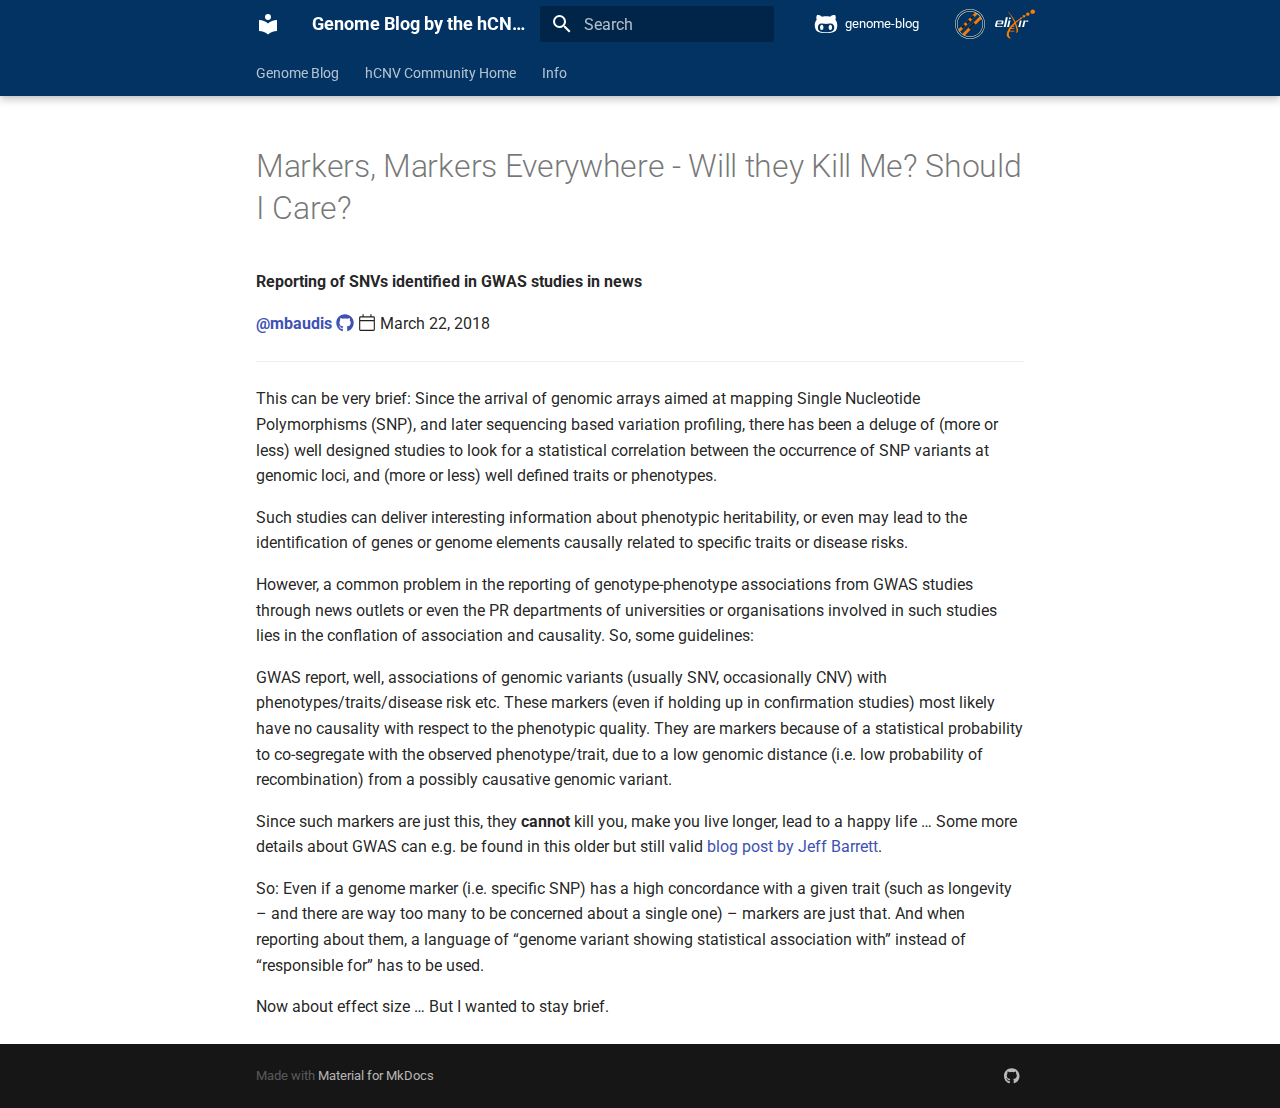
<file: blog/2018-03-22-markers-markers-everywhere/index.html>
<!doctype html>
<html lang="en" class="no-js">
  <head>
    
      <meta charset="utf-8">
      <meta name="viewport" content="width=device-width,initial-scale=1">
      
        <meta name="description" content="Reporting of SNVs identified in GWAS studies in news">
      
      
        <meta name="author" content="Michael Baudis">
      
      
        <link rel="canonical" href="https://genome.blog/blog/2018-03-22-markers-markers-everywhere/">
      
      <link rel="icon" href="../../img/hCNV-logo.svg">
      <meta name="generator" content="mkdocs-1.3.0, mkdocs-material-8.3.5">
    
    
      
        <title>Markers, Markers Everywhere - Will they Kill Me? Should I Care? - Genome Blog by the hCNV Community</title>
      
    
    
      <link rel="stylesheet" href="../../assets/stylesheets/main.4a0965b7.min.css">
      
        
        <link rel="stylesheet" href="../../assets/stylesheets/palette.cbb835fc.min.css">
        
          
          
          <meta name="theme-color" content="#4051b5">
        
      
      
  
  
    
    
  
  
  <style>:root{--md-admonition-icon--example:url('data:image/svg+xml;charset=utf-8,<svg xmlns="http://www.w3.org/2000/svg" viewBox="0 0 24 24"><path d="M3.604 3.089A.75.75 0 0 1 4 3.75V8.5h.75a.75.75 0 0 1 0 1.5h-3a.75.75 0 1 1 0-1.5h.75V5.151l-.334.223a.75.75 0 0 1-.832-1.248l1.5-1a.75.75 0 0 1 .77-.037zM8.75 5.5a.75.75 0 0 0 0 1.5h11.5a.75.75 0 0 0 0-1.5H8.75zm0 6a.75.75 0 0 0 0 1.5h11.5a.75.75 0 0 0 0-1.5H8.75zm0 6a.75.75 0 0 0 0 1.5h11.5a.75.75 0 0 0 0-1.5H8.75zM5.5 15.75c0-.704-.271-1.286-.72-1.686a2.302 2.302 0 0 0-1.53-.564c-.535 0-1.094.178-1.53.565-.449.399-.72.982-.72 1.685a.75.75 0 0 0 1.5 0c0-.296.104-.464.217-.564A.805.805 0 0 1 3.25 15c.215 0 .406.072.533.185.113.101.217.268.217.565 0 .332-.069.48-.21.657-.092.113-.216.24-.403.419l-.147.14c-.152.144-.33.313-.52.504l-1.5 1.5a.75.75 0 0 0-.22.53v.25c0 .414.336.75.75.75H5A.75.75 0 0 0 5 19H3.31l.47-.47c.176-.176.333-.324.48-.465l.165-.156a5.98 5.98 0 0 0 .536-.566c.358-.447.539-.925.539-1.593z"/></svg>');}</style>

    
    
    
      
        
        
        <link rel="preconnect" href="https://fonts.gstatic.com" crossorigin>
        <link rel="stylesheet" href="https://fonts.googleapis.com/css?family=Roboto:300,300i,400,400i,700,700i%7CRoboto+Mono:400,400i,700,700i&display=fallback">
        <style>:root{--md-text-font:"Roboto";--md-code-font:"Roboto Mono"}</style>
      
    
    
      <link rel="stylesheet" href="../../css/theme_overrides.css">
    
    <script>__md_scope=new URL("../..",location),__md_get=(e,_=localStorage,t=__md_scope)=>JSON.parse(_.getItem(t.pathname+"."+e)),__md_set=(e,_,t=localStorage,a=__md_scope)=>{try{t.setItem(a.pathname+"."+e,JSON.stringify(_))}catch(e){}}</script>
    
      

    
    
  </head>
  
  
    
    
    
    
    
    <body dir="ltr" data-md-color-scheme="" data-md-color-primary="indigo" data-md-color-accent="">
  
    
    
    <input class="md-toggle" data-md-toggle="drawer" type="checkbox" id="__drawer" autocomplete="off">
    <input class="md-toggle" data-md-toggle="search" type="checkbox" id="__search" autocomplete="off">
    <label class="md-overlay" for="__drawer"></label>
    <div data-md-component="skip">
      
    </div>
    <div data-md-component="announce">
      
    </div>
    
    
      

  

<header class="md-header md-header--lifted" data-md-component="header">
  <nav class="md-header__inner md-grid" aria-label="Header">
    <a href="../.." title="Genome Blog by the hCNV Community" class="md-header__button md-logo" aria-label="Genome Blog by the hCNV Community" data-md-component="logo">
      
  
  <svg xmlns="http://www.w3.org/2000/svg" viewBox="0 0 24 24"><path d="M12 8a3 3 0 0 0 3-3 3 3 0 0 0-3-3 3 3 0 0 0-3 3 3 3 0 0 0 3 3m0 3.54C9.64 9.35 6.5 8 3 8v11c3.5 0 6.64 1.35 9 3.54 2.36-2.19 5.5-3.54 9-3.54V8c-3.5 0-6.64 1.35-9 3.54Z"/></svg>

    </a>
    <label class="md-header__button md-icon" for="__drawer">
      <svg xmlns="http://www.w3.org/2000/svg" viewBox="0 0 24 24"><path d="M3 6h18v2H3V6m0 5h18v2H3v-2m0 5h18v2H3v-2Z"/></svg>
    </label>
    <div class="md-header__title" data-md-component="header-title">
      <div class="md-header__ellipsis">
        <div class="md-header__topic">
          <span class="md-ellipsis">
            Genome Blog by the hCNV Community
          </span>
        </div>
        <div class="md-header__topic" data-md-component="header-topic">
          <span class="md-ellipsis">
            
              Markers, Markers Everywhere - Will they Kill Me? Should I Care?
            
          </span>
        </div>
      </div>
    </div>
    
    
    
      <label class="md-header__button md-icon" for="__search">
        <svg xmlns="http://www.w3.org/2000/svg" viewBox="0 0 24 24"><path d="M9.5 3A6.5 6.5 0 0 1 16 9.5c0 1.61-.59 3.09-1.56 4.23l.27.27h.79l5 5-1.5 1.5-5-5v-.79l-.27-.27A6.516 6.516 0 0 1 9.5 16 6.5 6.5 0 0 1 3 9.5 6.5 6.5 0 0 1 9.5 3m0 2C7 5 5 7 5 9.5S7 14 9.5 14 14 12 14 9.5 12 5 9.5 5Z"/></svg>
      </label>
      <div class="md-search" data-md-component="search" role="dialog">
  <label class="md-search__overlay" for="__search"></label>
  <div class="md-search__inner" role="search">
    <form class="md-search__form" name="search">
      <input type="text" class="md-search__input" name="query" aria-label="Search" placeholder="Search" autocapitalize="off" autocorrect="off" autocomplete="off" spellcheck="false" data-md-component="search-query" required>
      <label class="md-search__icon md-icon" for="__search">
        <svg xmlns="http://www.w3.org/2000/svg" viewBox="0 0 24 24"><path d="M9.5 3A6.5 6.5 0 0 1 16 9.5c0 1.61-.59 3.09-1.56 4.23l.27.27h.79l5 5-1.5 1.5-5-5v-.79l-.27-.27A6.516 6.516 0 0 1 9.5 16 6.5 6.5 0 0 1 3 9.5 6.5 6.5 0 0 1 9.5 3m0 2C7 5 5 7 5 9.5S7 14 9.5 14 14 12 14 9.5 12 5 9.5 5Z"/></svg>
        <svg xmlns="http://www.w3.org/2000/svg" viewBox="0 0 24 24"><path d="M20 11v2H8l5.5 5.5-1.42 1.42L4.16 12l7.92-7.92L13.5 5.5 8 11h12Z"/></svg>
      </label>
      <nav class="md-search__options" aria-label="Search">
        
          <a href="javascript:void(0)" class="md-search__icon md-icon" aria-label="Share" data-clipboard data-clipboard-text="" data-md-component="search-share" tabindex="-1">
            <svg xmlns="http://www.w3.org/2000/svg" viewBox="0 0 24 24"><path d="M18 16.08c-.76 0-1.44.3-1.96.77L8.91 12.7c.05-.23.09-.46.09-.7 0-.24-.04-.47-.09-.7l7.05-4.11c.54.5 1.25.81 2.04.81a3 3 0 0 0 3-3 3 3 0 0 0-3-3 3 3 0 0 0-3 3c0 .24.04.47.09.7L8.04 9.81C7.5 9.31 6.79 9 6 9a3 3 0 0 0-3 3 3 3 0 0 0 3 3c.79 0 1.5-.31 2.04-.81l7.12 4.15c-.05.21-.08.43-.08.66 0 1.61 1.31 2.91 2.92 2.91 1.61 0 2.92-1.3 2.92-2.91A2.92 2.92 0 0 0 18 16.08Z"/></svg>
          </a>
        
        <button type="reset" class="md-search__icon md-icon" aria-label="Clear" tabindex="-1">
          <svg xmlns="http://www.w3.org/2000/svg" viewBox="0 0 24 24"><path d="M19 6.41 17.59 5 12 10.59 6.41 5 5 6.41 10.59 12 5 17.59 6.41 19 12 13.41 17.59 19 19 17.59 13.41 12 19 6.41Z"/></svg>
        </button>
      </nav>
      
    </form>
    <div class="md-search__output">
      <div class="md-search__scrollwrap" data-md-scrollfix>
        <div class="md-search-result" data-md-component="search-result">
          <div class="md-search-result__meta">
            Initializing search
          </div>
          <ol class="md-search-result__list"></ol>
        </div>
      </div>
    </div>
  </div>
</div>
    
    
      <div class="md-header__source">
        <a href="https://github.com/hcnv/genome-blog" title="Go to repository" class="md-source" data-md-component="source">
  <div class="md-source__icon md-icon">
    
    <svg xmlns="http://www.w3.org/2000/svg" viewBox="0 0 480 512"><!--! Font Awesome Free 6.1.1 by @fontawesome - https://fontawesome.com License - https://fontawesome.com/license/free (Icons: CC BY 4.0, Fonts: SIL OFL 1.1, Code: MIT License) Copyright 2022 Fonticons, Inc.--><path d="M186.1 328.7c0 20.9-10.9 55.1-36.7 55.1s-36.7-34.2-36.7-55.1 10.9-55.1 36.7-55.1 36.7 34.2 36.7 55.1zM480 278.2c0 31.9-3.2 65.7-17.5 95-37.9 76.6-142.1 74.8-216.7 74.8-75.8 0-186.2 2.7-225.6-74.8-14.6-29-20.2-63.1-20.2-95 0-41.9 13.9-81.5 41.5-113.6-5.2-15.8-7.7-32.4-7.7-48.8 0-21.5 4.9-32.3 14.6-51.8 45.3 0 74.3 9 108.8 36 29-6.9 58.8-10 88.7-10 27 0 54.2 2.9 80.4 9.2 34-26.7 63-35.2 107.8-35.2 9.8 19.5 14.6 30.3 14.6 51.8 0 16.4-2.6 32.7-7.7 48.2 27.5 32.4 39 72.3 39 114.2zm-64.3 50.5c0-43.9-26.7-82.6-73.5-82.6-18.9 0-37 3.4-56 6-14.9 2.3-29.8 3.2-45.1 3.2-15.2 0-30.1-.9-45.1-3.2-18.7-2.6-37-6-56-6-46.8 0-73.5 38.7-73.5 82.6 0 87.8 80.4 101.3 150.4 101.3h48.2c70.3 0 150.6-13.4 150.6-101.3zm-82.6-55.1c-25.8 0-36.7 34.2-36.7 55.1s10.9 55.1 36.7 55.1 36.7-34.2 36.7-55.1-10.9-55.1-36.7-55.1z"/></svg>
  </div>
  <div class="md-source__repository">
    genome-blog
  </div>
</a>
      </div>
    
  </nav>
  
    
      
<nav class="md-tabs" aria-label="Tabs" data-md-component="tabs">
  <div class="md-tabs__inner md-grid">
    <ul class="md-tabs__list">
      
        
  
  


  <li class="md-tabs__item">
    <a href="../.." class="md-tabs__link">
      Genome Blog
    </a>
  </li>

      
        
  
  


  <li class="md-tabs__item">
    <a href="http://cnvar.org" class="md-tabs__link">
      hCNV Community Home
    </a>
  </li>

      
        
  
  


  <li class="md-tabs__item">
    <a href="../../info/" class="md-tabs__link">
      Info
    </a>
  </li>

      
    </ul>
  </div>
</nav>
    
  
</header>
    
    <div class="md-container" data-md-component="container">
      
      
        
      
      <main class="md-main" data-md-component="main">
        <div class="md-main__inner md-grid">
          
            
              
                
              
              <div class="md-sidebar md-sidebar--primary" data-md-component="sidebar" data-md-type="navigation" hidden>
                <div class="md-sidebar__scrollwrap">
                  <div class="md-sidebar__inner">
                    

  


  

<nav class="md-nav md-nav--primary md-nav--lifted md-nav--integrated" aria-label="Navigation" data-md-level="0">
  <label class="md-nav__title" for="__drawer">
    <a href="../.." title="Genome Blog by the hCNV Community" class="md-nav__button md-logo" aria-label="Genome Blog by the hCNV Community" data-md-component="logo">
      
  
  <svg xmlns="http://www.w3.org/2000/svg" viewBox="0 0 24 24"><path d="M12 8a3 3 0 0 0 3-3 3 3 0 0 0-3-3 3 3 0 0 0-3 3 3 3 0 0 0 3 3m0 3.54C9.64 9.35 6.5 8 3 8v11c3.5 0 6.64 1.35 9 3.54 2.36-2.19 5.5-3.54 9-3.54V8c-3.5 0-6.64 1.35-9 3.54Z"/></svg>

    </a>
    Genome Blog by the hCNV Community
  </label>
  
    <div class="md-nav__source">
      <a href="https://github.com/hcnv/genome-blog" title="Go to repository" class="md-source" data-md-component="source">
  <div class="md-source__icon md-icon">
    
    <svg xmlns="http://www.w3.org/2000/svg" viewBox="0 0 480 512"><!--! Font Awesome Free 6.1.1 by @fontawesome - https://fontawesome.com License - https://fontawesome.com/license/free (Icons: CC BY 4.0, Fonts: SIL OFL 1.1, Code: MIT License) Copyright 2022 Fonticons, Inc.--><path d="M186.1 328.7c0 20.9-10.9 55.1-36.7 55.1s-36.7-34.2-36.7-55.1 10.9-55.1 36.7-55.1 36.7 34.2 36.7 55.1zM480 278.2c0 31.9-3.2 65.7-17.5 95-37.9 76.6-142.1 74.8-216.7 74.8-75.8 0-186.2 2.7-225.6-74.8-14.6-29-20.2-63.1-20.2-95 0-41.9 13.9-81.5 41.5-113.6-5.2-15.8-7.7-32.4-7.7-48.8 0-21.5 4.9-32.3 14.6-51.8 45.3 0 74.3 9 108.8 36 29-6.9 58.8-10 88.7-10 27 0 54.2 2.9 80.4 9.2 34-26.7 63-35.2 107.8-35.2 9.8 19.5 14.6 30.3 14.6 51.8 0 16.4-2.6 32.7-7.7 48.2 27.5 32.4 39 72.3 39 114.2zm-64.3 50.5c0-43.9-26.7-82.6-73.5-82.6-18.9 0-37 3.4-56 6-14.9 2.3-29.8 3.2-45.1 3.2-15.2 0-30.1-.9-45.1-3.2-18.7-2.6-37-6-56-6-46.8 0-73.5 38.7-73.5 82.6 0 87.8 80.4 101.3 150.4 101.3h48.2c70.3 0 150.6-13.4 150.6-101.3zm-82.6-55.1c-25.8 0-36.7 34.2-36.7 55.1s10.9 55.1 36.7 55.1 36.7-34.2 36.7-55.1-10.9-55.1-36.7-55.1z"/></svg>
  </div>
  <div class="md-source__repository">
    genome-blog
  </div>
</a>
    </div>
  
  <ul class="md-nav__list" data-md-scrollfix>
    
      
      
      

  
  
  
    <li class="md-nav__item">
      <a href="../.." class="md-nav__link">
        Genome Blog
      </a>
    </li>
  

    
      
      
      

  
  
  
    <li class="md-nav__item">
      <a href="http://cnvar.org" class="md-nav__link">
        hCNV Community Home
      </a>
    </li>
  

    
      
      
      

  
  
  
    <li class="md-nav__item">
      <a href="../../info/" class="md-nav__link">
        Info
      </a>
    </li>
  

    
  </ul>
</nav>
                  </div>
                </div>
              </div>
            
            
          
          <div class="md-content" data-md-component="content">
            <article class="md-content__inner md-typeset">
              
  <h1>Markers, Markers Everywhere - Will they Kill Me? Should I Care?</h1>
  <p>
    <b>Reporting of SNVs identified in GWAS studies in news</b>
  </p>
  <aside class="blog-post-aside">
  <p>
    <span>
      
      
        
          
            
          
          
        
        <strong><a href="https://github.com/mbaudis">@mbaudis</a></strong>
      
      
    
    
      
      
        
        
      
      
      <a href="https://github.com/hcnv/genome-blog/tree/main/docs/blog" target="_blank" rel="noopener" title="github.com" class="twemoji">
          <svg xmlns="http://www.w3.org/2000/svg" viewBox="0 0 496 512"><!--! Font Awesome Free 6.1.1 by @fontawesome - https://fontawesome.com License - https://fontawesome.com/license/free (Icons: CC BY 4.0, Fonts: SIL OFL 1.1, Code: MIT License) Copyright 2022 Fonticons, Inc.--><path d="M165.9 397.4c0 2-2.3 3.6-5.2 3.6-3.3.3-5.6-1.3-5.6-3.6 0-2 2.3-3.6 5.2-3.6 3-.3 5.6 1.3 5.6 3.6zm-31.1-4.5c-.7 2 1.3 4.3 4.3 4.9 2.6 1 5.6 0 6.2-2s-1.3-4.3-4.3-5.2c-2.6-.7-5.5.3-6.2 2.3zm44.2-1.7c-2.9.7-4.9 2.6-4.6 4.9.3 2 2.9 3.3 5.9 2.6 2.9-.7 4.9-2.6 4.6-4.6-.3-1.9-3-3.2-5.9-2.9zM244.8 8C106.1 8 0 113.3 0 252c0 110.9 69.8 205.8 169.5 239.2 12.8 2.3 17.3-5.6 17.3-12.1 0-6.2-.3-40.4-.3-61.4 0 0-70 15-84.7-29.8 0 0-11.4-29.1-27.8-36.6 0 0-22.9-15.7 1.6-15.4 0 0 24.9 2 38.6 25.8 21.9 38.6 58.6 27.5 72.9 20.9 2.3-16 8.8-27.1 16-33.7-55.9-6.2-112.3-14.3-112.3-110.5 0-27.5 7.6-41.3 23.6-58.9-2.6-6.5-11.1-33.3 2.6-67.9 20.9-6.5 69 27 69 27 20-5.6 41.5-8.5 62.8-8.5s42.8 2.9 62.8 8.5c0 0 48.1-33.6 69-27 13.7 34.7 5.2 61.4 2.6 67.9 16 17.7 25.8 31.5 25.8 58.9 0 96.5-58.9 104.2-114.8 110.5 9.2 7.9 17 22.9 17 46.4 0 33.7-.3 75.4-.3 83.6 0 6.5 4.6 14.4 17.3 12.1C428.2 457.8 496 362.9 496 252 496 113.3 383.5 8 244.8 8zM97.2 352.9c-1.3 1-1 3.3.7 5.2 1.6 1.6 3.9 2.3 5.2 1 1.3-1 1-3.3-.7-5.2-1.6-1.6-3.9-2.3-5.2-1zm-10.8-8.1c-.7 1.3.3 2.9 2.3 3.9 1.6 1 3.6.7 4.3-.7.7-1.3-.3-2.9-2.3-3.9-2-.6-3.6-.3-4.3.7zm32.4 35.6c-1.6 1.3-1 4.3 1.3 6.2 2.3 2.3 5.2 2.6 6.5 1 1.3-1.3.7-4.3-1.3-6.2-2.2-2.3-5.2-2.6-6.5-1zm-11.4-14.7c-1.6 1-1.6 3.6 0 5.9 1.6 2.3 4.3 3.3 5.6 2.3 1.6-1.3 1.6-3.9 0-6.2-1.4-2.3-4-3.3-5.6-2z"/></svg>
      </a>
      
    

      <span class="twemoji">
        <svg xmlns="http://www.w3.org/2000/svg" viewBox="0 0 24 24"><path fill-rule="evenodd" d="M6.75 0a.75.75 0 0 1 .75.75V3h9V.75a.75.75 0 0 1 1.5 0V3h2.75c.966 0 1.75.784 1.75 1.75v16a1.75 1.75 0 0 1-1.75 1.75H3.25a1.75 1.75 0 0 1-1.75-1.75v-16C1.5 3.784 2.284 3 3.25 3H6V.75A.75.75 0 0 1 6.75 0zm-3.5 4.5a.25.25 0 0 0-.25.25V8h18V4.75a.25.25 0 0 0-.25-.25H3.25zM21 9.5H3v11.25c0 .138.112.25.25.25h17.5a.25.25 0 0 0 .25-.25V9.5z"/></svg>
      </span>
      March 22, 2018
    </span>
  </p>
</aside>
  <hr>
  <p>This can be very brief: Since the arrival of genomic arrays aimed at mapping Single Nucleotide Polymorphisms (SNP), and later sequencing based variation profiling, there has been a deluge of (more or less) well designed studies to look for a statistical correlation between the occurrence of SNP variants at genomic loci, and (more or less) well defined traits or phenotypes.</p>
<!--more-->

<p>Such studies can deliver interesting information about phenotypic heritability, or even may lead to the identification of genes or genome elements causally related to specific traits or disease risks.</p>
<p>However, a common problem in the reporting of genotype-phenotype associations from GWAS studies through news outlets or even the PR departments of universities or organisations involved in such studies  lies in the conflation of association and causality. So, some guidelines:</p>
<p>GWAS report, well, associations of genomic variants (usually SNV, occasionally CNV) with phenotypes/traits/disease risk etc. These markers (even if holding up in confirmation studies) most likely have no causality with respect to the phenotypic quality. They are markers because of a statistical probability to co-segregate with the observed phenotype/trait, due to a low genomic distance (i.e. low probability of recombination) from a possibly causative genomic variant.</p>
<p>Since such markers are just this, they <strong>cannot</strong> kill you, make you live longer, lead to a happy life …
Some more details about GWAS can e.g. be found in this older but still valid <a href="https://genomesunzipped.org/how-to-read-a-genome-wide-association-study/">blog post by Jeff Barrett</a>.</p>
<p>So: Even if a genome marker (i.e. specific SNP) has a high concordance with a given trait (such as longevity – and there are way too many to be concerned about a single one) – markers are just that. And when reporting about them, a language of “genome variant showing statistical association with” instead of “responsible for” has to be used.</p>
<p>Now about effect size … But I wanted to stay brief.</p>

            </article>
            
  <script>var tabs=__md_get("__tabs");if(Array.isArray(tabs))e:for(var set of document.querySelectorAll(".tabbed-set")){var tab,labels=set.querySelector(".tabbed-labels");for(tab of tabs)for(var label of labels.getElementsByTagName("label"))if(label.innerText.trim()===tab){var input=document.getElementById(label.htmlFor);input.checked=!0;continue e}}</script>

          </div>
        </div>
        
      </main>
      
        <footer class="md-footer">
  
  <div class="md-footer-meta md-typeset">
    <div class="md-footer-meta__inner md-grid">
      <div class="md-copyright">
  
  
    Made with
    <a href="https://squidfunk.github.io/mkdocs-material/" target="_blank" rel="noopener">
      Material for MkDocs
    </a>
  
</div>
      
        <div class="md-social">
  
    
    
      
      
    
    <a href="https://github.com/hcnv/genome-blog/tree/main/docs/blog" target="_blank" rel="noopener" title="github.com" class="md-social__link">
      <svg xmlns="http://www.w3.org/2000/svg" viewBox="0 0 496 512"><!--! Font Awesome Free 6.1.1 by @fontawesome - https://fontawesome.com License - https://fontawesome.com/license/free (Icons: CC BY 4.0, Fonts: SIL OFL 1.1, Code: MIT License) Copyright 2022 Fonticons, Inc.--><path d="M165.9 397.4c0 2-2.3 3.6-5.2 3.6-3.3.3-5.6-1.3-5.6-3.6 0-2 2.3-3.6 5.2-3.6 3-.3 5.6 1.3 5.6 3.6zm-31.1-4.5c-.7 2 1.3 4.3 4.3 4.9 2.6 1 5.6 0 6.2-2s-1.3-4.3-4.3-5.2c-2.6-.7-5.5.3-6.2 2.3zm44.2-1.7c-2.9.7-4.9 2.6-4.6 4.9.3 2 2.9 3.3 5.9 2.6 2.9-.7 4.9-2.6 4.6-4.6-.3-1.9-3-3.2-5.9-2.9zM244.8 8C106.1 8 0 113.3 0 252c0 110.9 69.8 205.8 169.5 239.2 12.8 2.3 17.3-5.6 17.3-12.1 0-6.2-.3-40.4-.3-61.4 0 0-70 15-84.7-29.8 0 0-11.4-29.1-27.8-36.6 0 0-22.9-15.7 1.6-15.4 0 0 24.9 2 38.6 25.8 21.9 38.6 58.6 27.5 72.9 20.9 2.3-16 8.8-27.1 16-33.7-55.9-6.2-112.3-14.3-112.3-110.5 0-27.5 7.6-41.3 23.6-58.9-2.6-6.5-11.1-33.3 2.6-67.9 20.9-6.5 69 27 69 27 20-5.6 41.5-8.5 62.8-8.5s42.8 2.9 62.8 8.5c0 0 48.1-33.6 69-27 13.7 34.7 5.2 61.4 2.6 67.9 16 17.7 25.8 31.5 25.8 58.9 0 96.5-58.9 104.2-114.8 110.5 9.2 7.9 17 22.9 17 46.4 0 33.7-.3 75.4-.3 83.6 0 6.5 4.6 14.4 17.3 12.1C428.2 457.8 496 362.9 496 252 496 113.3 383.5 8 244.8 8zM97.2 352.9c-1.3 1-1 3.3.7 5.2 1.6 1.6 3.9 2.3 5.2 1 1.3-1 1-3.3-.7-5.2-1.6-1.6-3.9-2.3-5.2-1zm-10.8-8.1c-.7 1.3.3 2.9 2.3 3.9 1.6 1 3.6.7 4.3-.7.7-1.3-.3-2.9-2.3-3.9-2-.6-3.6-.3-4.3.7zm32.4 35.6c-1.6 1.3-1 4.3 1.3 6.2 2.3 2.3 5.2 2.6 6.5 1 1.3-1.3.7-4.3-1.3-6.2-2.2-2.3-5.2-2.6-6.5-1zm-11.4-14.7c-1.6 1-1.6 3.6 0 5.9 1.6 2.3 4.3 3.3 5.6 2.3 1.6-1.3 1.6-3.9 0-6.2-1.4-2.3-4-3.3-5.6-2z"/></svg>
    </a>
  
</div>
      
    </div>
  </div>
</footer>
      
    </div>
    <div class="md-dialog" data-md-component="dialog">
      <div class="md-dialog__inner md-typeset"></div>
    </div>
    <script id="__config" type="application/json">{"base": "../..", "features": ["content.tabs.link", "search.highlight", "search.share", "navigation.tabs", "navigation.tabs.sticky", "toc.integrate"], "search": "../../assets/javascripts/workers/search.85cb4492.min.js", "translations": {"clipboard.copied": "Copied to clipboard", "clipboard.copy": "Copy to clipboard", "search.config.lang": "en", "search.config.pipeline": "trimmer, stopWordFilter", "search.config.separator": "[\\s\\-]+", "search.placeholder": "Search", "search.result.more.one": "1 more on this page", "search.result.more.other": "# more on this page", "search.result.none": "No matching documents", "search.result.one": "1 matching document", "search.result.other": "# matching documents", "search.result.placeholder": "Type to start searching", "search.result.term.missing": "Missing", "select.version.title": "Select version"}}</script>
    
    
      <script src="../../assets/javascripts/bundle.431f3d41.min.js"></script>
      
    
  </body>
</html>
</file>
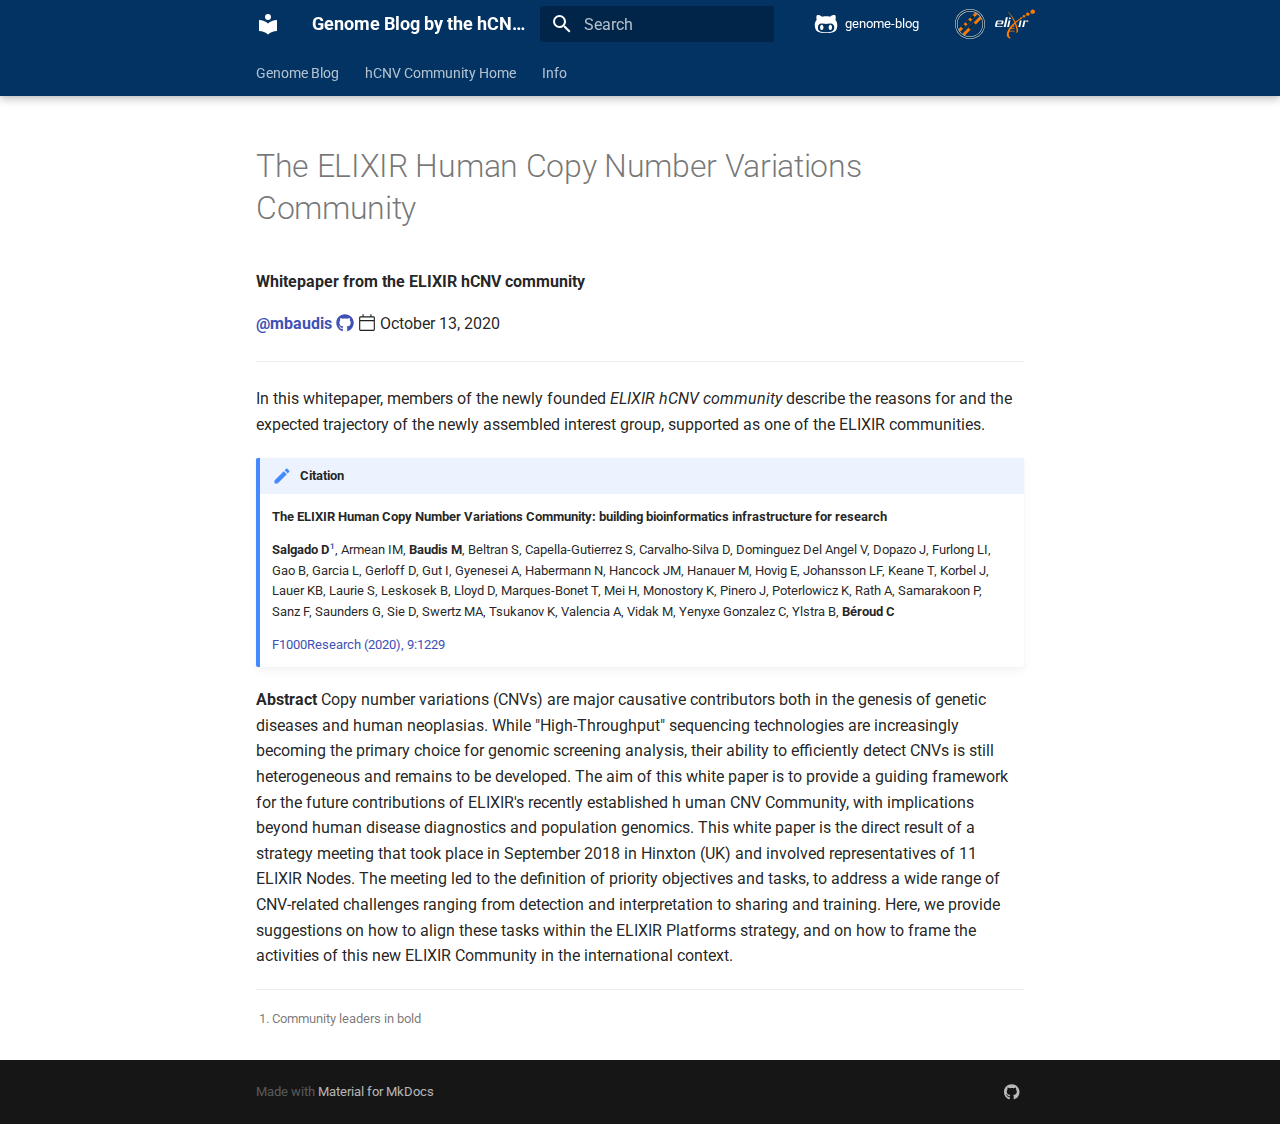
<file: blog/2020-10-13-hCNV-whitepaper-paper/index.html>
<!doctype html>
<html lang="en" class="no-js">
  <head>
    
      <meta charset="utf-8">
      <meta name="viewport" content="width=device-width,initial-scale=1">
      
        <meta name="description" content="Whitepaper from the ELIXIR hCNV community">
      
      
        <meta name="author" content="Michael Baudis">
      
      
        <link rel="canonical" href="https://genome.blog/blog/2020-10-13-hCNV-whitepaper-paper/">
      
      <link rel="icon" href="../../img/hCNV-logo.svg">
      <meta name="generator" content="mkdocs-1.3.0, mkdocs-material-8.3.5">
    
    
      
        <title>The ELIXIR Human Copy Number Variations Community - Genome Blog by the hCNV Community</title>
      
    
    
      <link rel="stylesheet" href="../../assets/stylesheets/main.4a0965b7.min.css">
      
        
        <link rel="stylesheet" href="../../assets/stylesheets/palette.cbb835fc.min.css">
        
          
          
          <meta name="theme-color" content="#4051b5">
        
      
      
  
  
    
    
  
  
  <style>:root{--md-admonition-icon--example:url('data:image/svg+xml;charset=utf-8,<svg xmlns="http://www.w3.org/2000/svg" viewBox="0 0 24 24"><path d="M3.604 3.089A.75.75 0 0 1 4 3.75V8.5h.75a.75.75 0 0 1 0 1.5h-3a.75.75 0 1 1 0-1.5h.75V5.151l-.334.223a.75.75 0 0 1-.832-1.248l1.5-1a.75.75 0 0 1 .77-.037zM8.75 5.5a.75.75 0 0 0 0 1.5h11.5a.75.75 0 0 0 0-1.5H8.75zm0 6a.75.75 0 0 0 0 1.5h11.5a.75.75 0 0 0 0-1.5H8.75zm0 6a.75.75 0 0 0 0 1.5h11.5a.75.75 0 0 0 0-1.5H8.75zM5.5 15.75c0-.704-.271-1.286-.72-1.686a2.302 2.302 0 0 0-1.53-.564c-.535 0-1.094.178-1.53.565-.449.399-.72.982-.72 1.685a.75.75 0 0 0 1.5 0c0-.296.104-.464.217-.564A.805.805 0 0 1 3.25 15c.215 0 .406.072.533.185.113.101.217.268.217.565 0 .332-.069.48-.21.657-.092.113-.216.24-.403.419l-.147.14c-.152.144-.33.313-.52.504l-1.5 1.5a.75.75 0 0 0-.22.53v.25c0 .414.336.75.75.75H5A.75.75 0 0 0 5 19H3.31l.47-.47c.176-.176.333-.324.48-.465l.165-.156a5.98 5.98 0 0 0 .536-.566c.358-.447.539-.925.539-1.593z"/></svg>');}</style>

    
    
    
      
        
        
        <link rel="preconnect" href="https://fonts.gstatic.com" crossorigin>
        <link rel="stylesheet" href="https://fonts.googleapis.com/css?family=Roboto:300,300i,400,400i,700,700i%7CRoboto+Mono:400,400i,700,700i&display=fallback">
        <style>:root{--md-text-font:"Roboto";--md-code-font:"Roboto Mono"}</style>
      
    
    
      <link rel="stylesheet" href="../../css/theme_overrides.css">
    
    <script>__md_scope=new URL("../..",location),__md_get=(e,_=localStorage,t=__md_scope)=>JSON.parse(_.getItem(t.pathname+"."+e)),__md_set=(e,_,t=localStorage,a=__md_scope)=>{try{t.setItem(a.pathname+"."+e,JSON.stringify(_))}catch(e){}}</script>
    
      

    
    
  </head>
  
  
    
    
    
    
    
    <body dir="ltr" data-md-color-scheme="" data-md-color-primary="indigo" data-md-color-accent="">
  
    
    
    <input class="md-toggle" data-md-toggle="drawer" type="checkbox" id="__drawer" autocomplete="off">
    <input class="md-toggle" data-md-toggle="search" type="checkbox" id="__search" autocomplete="off">
    <label class="md-overlay" for="__drawer"></label>
    <div data-md-component="skip">
      
    </div>
    <div data-md-component="announce">
      
    </div>
    
    
      

  

<header class="md-header md-header--lifted" data-md-component="header">
  <nav class="md-header__inner md-grid" aria-label="Header">
    <a href="../.." title="Genome Blog by the hCNV Community" class="md-header__button md-logo" aria-label="Genome Blog by the hCNV Community" data-md-component="logo">
      
  
  <svg xmlns="http://www.w3.org/2000/svg" viewBox="0 0 24 24"><path d="M12 8a3 3 0 0 0 3-3 3 3 0 0 0-3-3 3 3 0 0 0-3 3 3 3 0 0 0 3 3m0 3.54C9.64 9.35 6.5 8 3 8v11c3.5 0 6.64 1.35 9 3.54 2.36-2.19 5.5-3.54 9-3.54V8c-3.5 0-6.64 1.35-9 3.54Z"/></svg>

    </a>
    <label class="md-header__button md-icon" for="__drawer">
      <svg xmlns="http://www.w3.org/2000/svg" viewBox="0 0 24 24"><path d="M3 6h18v2H3V6m0 5h18v2H3v-2m0 5h18v2H3v-2Z"/></svg>
    </label>
    <div class="md-header__title" data-md-component="header-title">
      <div class="md-header__ellipsis">
        <div class="md-header__topic">
          <span class="md-ellipsis">
            Genome Blog by the hCNV Community
          </span>
        </div>
        <div class="md-header__topic" data-md-component="header-topic">
          <span class="md-ellipsis">
            
              The ELIXIR Human Copy Number Variations Community
            
          </span>
        </div>
      </div>
    </div>
    
    
    
      <label class="md-header__button md-icon" for="__search">
        <svg xmlns="http://www.w3.org/2000/svg" viewBox="0 0 24 24"><path d="M9.5 3A6.5 6.5 0 0 1 16 9.5c0 1.61-.59 3.09-1.56 4.23l.27.27h.79l5 5-1.5 1.5-5-5v-.79l-.27-.27A6.516 6.516 0 0 1 9.5 16 6.5 6.5 0 0 1 3 9.5 6.5 6.5 0 0 1 9.5 3m0 2C7 5 5 7 5 9.5S7 14 9.5 14 14 12 14 9.5 12 5 9.5 5Z"/></svg>
      </label>
      <div class="md-search" data-md-component="search" role="dialog">
  <label class="md-search__overlay" for="__search"></label>
  <div class="md-search__inner" role="search">
    <form class="md-search__form" name="search">
      <input type="text" class="md-search__input" name="query" aria-label="Search" placeholder="Search" autocapitalize="off" autocorrect="off" autocomplete="off" spellcheck="false" data-md-component="search-query" required>
      <label class="md-search__icon md-icon" for="__search">
        <svg xmlns="http://www.w3.org/2000/svg" viewBox="0 0 24 24"><path d="M9.5 3A6.5 6.5 0 0 1 16 9.5c0 1.61-.59 3.09-1.56 4.23l.27.27h.79l5 5-1.5 1.5-5-5v-.79l-.27-.27A6.516 6.516 0 0 1 9.5 16 6.5 6.5 0 0 1 3 9.5 6.5 6.5 0 0 1 9.5 3m0 2C7 5 5 7 5 9.5S7 14 9.5 14 14 12 14 9.5 12 5 9.5 5Z"/></svg>
        <svg xmlns="http://www.w3.org/2000/svg" viewBox="0 0 24 24"><path d="M20 11v2H8l5.5 5.5-1.42 1.42L4.16 12l7.92-7.92L13.5 5.5 8 11h12Z"/></svg>
      </label>
      <nav class="md-search__options" aria-label="Search">
        
          <a href="javascript:void(0)" class="md-search__icon md-icon" aria-label="Share" data-clipboard data-clipboard-text="" data-md-component="search-share" tabindex="-1">
            <svg xmlns="http://www.w3.org/2000/svg" viewBox="0 0 24 24"><path d="M18 16.08c-.76 0-1.44.3-1.96.77L8.91 12.7c.05-.23.09-.46.09-.7 0-.24-.04-.47-.09-.7l7.05-4.11c.54.5 1.25.81 2.04.81a3 3 0 0 0 3-3 3 3 0 0 0-3-3 3 3 0 0 0-3 3c0 .24.04.47.09.7L8.04 9.81C7.5 9.31 6.79 9 6 9a3 3 0 0 0-3 3 3 3 0 0 0 3 3c.79 0 1.5-.31 2.04-.81l7.12 4.15c-.05.21-.08.43-.08.66 0 1.61 1.31 2.91 2.92 2.91 1.61 0 2.92-1.3 2.92-2.91A2.92 2.92 0 0 0 18 16.08Z"/></svg>
          </a>
        
        <button type="reset" class="md-search__icon md-icon" aria-label="Clear" tabindex="-1">
          <svg xmlns="http://www.w3.org/2000/svg" viewBox="0 0 24 24"><path d="M19 6.41 17.59 5 12 10.59 6.41 5 5 6.41 10.59 12 5 17.59 6.41 19 12 13.41 17.59 19 19 17.59 13.41 12 19 6.41Z"/></svg>
        </button>
      </nav>
      
    </form>
    <div class="md-search__output">
      <div class="md-search__scrollwrap" data-md-scrollfix>
        <div class="md-search-result" data-md-component="search-result">
          <div class="md-search-result__meta">
            Initializing search
          </div>
          <ol class="md-search-result__list"></ol>
        </div>
      </div>
    </div>
  </div>
</div>
    
    
      <div class="md-header__source">
        <a href="https://github.com/hcnv/genome-blog" title="Go to repository" class="md-source" data-md-component="source">
  <div class="md-source__icon md-icon">
    
    <svg xmlns="http://www.w3.org/2000/svg" viewBox="0 0 480 512"><!--! Font Awesome Free 6.1.1 by @fontawesome - https://fontawesome.com License - https://fontawesome.com/license/free (Icons: CC BY 4.0, Fonts: SIL OFL 1.1, Code: MIT License) Copyright 2022 Fonticons, Inc.--><path d="M186.1 328.7c0 20.9-10.9 55.1-36.7 55.1s-36.7-34.2-36.7-55.1 10.9-55.1 36.7-55.1 36.7 34.2 36.7 55.1zM480 278.2c0 31.9-3.2 65.7-17.5 95-37.9 76.6-142.1 74.8-216.7 74.8-75.8 0-186.2 2.7-225.6-74.8-14.6-29-20.2-63.1-20.2-95 0-41.9 13.9-81.5 41.5-113.6-5.2-15.8-7.7-32.4-7.7-48.8 0-21.5 4.9-32.3 14.6-51.8 45.3 0 74.3 9 108.8 36 29-6.9 58.8-10 88.7-10 27 0 54.2 2.9 80.4 9.2 34-26.7 63-35.2 107.8-35.2 9.8 19.5 14.6 30.3 14.6 51.8 0 16.4-2.6 32.7-7.7 48.2 27.5 32.4 39 72.3 39 114.2zm-64.3 50.5c0-43.9-26.7-82.6-73.5-82.6-18.9 0-37 3.4-56 6-14.9 2.3-29.8 3.2-45.1 3.2-15.2 0-30.1-.9-45.1-3.2-18.7-2.6-37-6-56-6-46.8 0-73.5 38.7-73.5 82.6 0 87.8 80.4 101.3 150.4 101.3h48.2c70.3 0 150.6-13.4 150.6-101.3zm-82.6-55.1c-25.8 0-36.7 34.2-36.7 55.1s10.9 55.1 36.7 55.1 36.7-34.2 36.7-55.1-10.9-55.1-36.7-55.1z"/></svg>
  </div>
  <div class="md-source__repository">
    genome-blog
  </div>
</a>
      </div>
    
  </nav>
  
    
      
<nav class="md-tabs" aria-label="Tabs" data-md-component="tabs">
  <div class="md-tabs__inner md-grid">
    <ul class="md-tabs__list">
      
        
  
  


  <li class="md-tabs__item">
    <a href="../.." class="md-tabs__link">
      Genome Blog
    </a>
  </li>

      
        
  
  


  <li class="md-tabs__item">
    <a href="http://cnvar.org" class="md-tabs__link">
      hCNV Community Home
    </a>
  </li>

      
        
  
  


  <li class="md-tabs__item">
    <a href="../../info/" class="md-tabs__link">
      Info
    </a>
  </li>

      
    </ul>
  </div>
</nav>
    
  
</header>
    
    <div class="md-container" data-md-component="container">
      
      
        
      
      <main class="md-main" data-md-component="main">
        <div class="md-main__inner md-grid">
          
            
              
                
              
              <div class="md-sidebar md-sidebar--primary" data-md-component="sidebar" data-md-type="navigation" hidden>
                <div class="md-sidebar__scrollwrap">
                  <div class="md-sidebar__inner">
                    

  


  

<nav class="md-nav md-nav--primary md-nav--lifted md-nav--integrated" aria-label="Navigation" data-md-level="0">
  <label class="md-nav__title" for="__drawer">
    <a href="../.." title="Genome Blog by the hCNV Community" class="md-nav__button md-logo" aria-label="Genome Blog by the hCNV Community" data-md-component="logo">
      
  
  <svg xmlns="http://www.w3.org/2000/svg" viewBox="0 0 24 24"><path d="M12 8a3 3 0 0 0 3-3 3 3 0 0 0-3-3 3 3 0 0 0-3 3 3 3 0 0 0 3 3m0 3.54C9.64 9.35 6.5 8 3 8v11c3.5 0 6.64 1.35 9 3.54 2.36-2.19 5.5-3.54 9-3.54V8c-3.5 0-6.64 1.35-9 3.54Z"/></svg>

    </a>
    Genome Blog by the hCNV Community
  </label>
  
    <div class="md-nav__source">
      <a href="https://github.com/hcnv/genome-blog" title="Go to repository" class="md-source" data-md-component="source">
  <div class="md-source__icon md-icon">
    
    <svg xmlns="http://www.w3.org/2000/svg" viewBox="0 0 480 512"><!--! Font Awesome Free 6.1.1 by @fontawesome - https://fontawesome.com License - https://fontawesome.com/license/free (Icons: CC BY 4.0, Fonts: SIL OFL 1.1, Code: MIT License) Copyright 2022 Fonticons, Inc.--><path d="M186.1 328.7c0 20.9-10.9 55.1-36.7 55.1s-36.7-34.2-36.7-55.1 10.9-55.1 36.7-55.1 36.7 34.2 36.7 55.1zM480 278.2c0 31.9-3.2 65.7-17.5 95-37.9 76.6-142.1 74.8-216.7 74.8-75.8 0-186.2 2.7-225.6-74.8-14.6-29-20.2-63.1-20.2-95 0-41.9 13.9-81.5 41.5-113.6-5.2-15.8-7.7-32.4-7.7-48.8 0-21.5 4.9-32.3 14.6-51.8 45.3 0 74.3 9 108.8 36 29-6.9 58.8-10 88.7-10 27 0 54.2 2.9 80.4 9.2 34-26.7 63-35.2 107.8-35.2 9.8 19.5 14.6 30.3 14.6 51.8 0 16.4-2.6 32.7-7.7 48.2 27.5 32.4 39 72.3 39 114.2zm-64.3 50.5c0-43.9-26.7-82.6-73.5-82.6-18.9 0-37 3.4-56 6-14.9 2.3-29.8 3.2-45.1 3.2-15.2 0-30.1-.9-45.1-3.2-18.7-2.6-37-6-56-6-46.8 0-73.5 38.7-73.5 82.6 0 87.8 80.4 101.3 150.4 101.3h48.2c70.3 0 150.6-13.4 150.6-101.3zm-82.6-55.1c-25.8 0-36.7 34.2-36.7 55.1s10.9 55.1 36.7 55.1 36.7-34.2 36.7-55.1-10.9-55.1-36.7-55.1z"/></svg>
  </div>
  <div class="md-source__repository">
    genome-blog
  </div>
</a>
    </div>
  
  <ul class="md-nav__list" data-md-scrollfix>
    
      
      
      

  
  
  
    <li class="md-nav__item">
      <a href="../.." class="md-nav__link">
        Genome Blog
      </a>
    </li>
  

    
      
      
      

  
  
  
    <li class="md-nav__item">
      <a href="http://cnvar.org" class="md-nav__link">
        hCNV Community Home
      </a>
    </li>
  

    
      
      
      

  
  
  
    <li class="md-nav__item">
      <a href="../../info/" class="md-nav__link">
        Info
      </a>
    </li>
  

    
  </ul>
</nav>
                  </div>
                </div>
              </div>
            
            
          
          <div class="md-content" data-md-component="content">
            <article class="md-content__inner md-typeset">
              
  <h1>The ELIXIR Human Copy Number Variations Community</h1>
  <p>
    <b>Whitepaper from the ELIXIR hCNV community</b>
  </p>
  <aside class="blog-post-aside">
  <p>
    <span>
      
      
        
          
            
          
          
        
        <strong><a href="https://github.com/mbaudis">@mbaudis</a></strong>
      
      
    
    
      
      
        
        
      
      
      <a href="https://github.com/hcnv/genome-blog/tree/main/docs/blog" target="_blank" rel="noopener" title="github.com" class="twemoji">
          <svg xmlns="http://www.w3.org/2000/svg" viewBox="0 0 496 512"><!--! Font Awesome Free 6.1.1 by @fontawesome - https://fontawesome.com License - https://fontawesome.com/license/free (Icons: CC BY 4.0, Fonts: SIL OFL 1.1, Code: MIT License) Copyright 2022 Fonticons, Inc.--><path d="M165.9 397.4c0 2-2.3 3.6-5.2 3.6-3.3.3-5.6-1.3-5.6-3.6 0-2 2.3-3.6 5.2-3.6 3-.3 5.6 1.3 5.6 3.6zm-31.1-4.5c-.7 2 1.3 4.3 4.3 4.9 2.6 1 5.6 0 6.2-2s-1.3-4.3-4.3-5.2c-2.6-.7-5.5.3-6.2 2.3zm44.2-1.7c-2.9.7-4.9 2.6-4.6 4.9.3 2 2.9 3.3 5.9 2.6 2.9-.7 4.9-2.6 4.6-4.6-.3-1.9-3-3.2-5.9-2.9zM244.8 8C106.1 8 0 113.3 0 252c0 110.9 69.8 205.8 169.5 239.2 12.8 2.3 17.3-5.6 17.3-12.1 0-6.2-.3-40.4-.3-61.4 0 0-70 15-84.7-29.8 0 0-11.4-29.1-27.8-36.6 0 0-22.9-15.7 1.6-15.4 0 0 24.9 2 38.6 25.8 21.9 38.6 58.6 27.5 72.9 20.9 2.3-16 8.8-27.1 16-33.7-55.9-6.2-112.3-14.3-112.3-110.5 0-27.5 7.6-41.3 23.6-58.9-2.6-6.5-11.1-33.3 2.6-67.9 20.9-6.5 69 27 69 27 20-5.6 41.5-8.5 62.8-8.5s42.8 2.9 62.8 8.5c0 0 48.1-33.6 69-27 13.7 34.7 5.2 61.4 2.6 67.9 16 17.7 25.8 31.5 25.8 58.9 0 96.5-58.9 104.2-114.8 110.5 9.2 7.9 17 22.9 17 46.4 0 33.7-.3 75.4-.3 83.6 0 6.5 4.6 14.4 17.3 12.1C428.2 457.8 496 362.9 496 252 496 113.3 383.5 8 244.8 8zM97.2 352.9c-1.3 1-1 3.3.7 5.2 1.6 1.6 3.9 2.3 5.2 1 1.3-1 1-3.3-.7-5.2-1.6-1.6-3.9-2.3-5.2-1zm-10.8-8.1c-.7 1.3.3 2.9 2.3 3.9 1.6 1 3.6.7 4.3-.7.7-1.3-.3-2.9-2.3-3.9-2-.6-3.6-.3-4.3.7zm32.4 35.6c-1.6 1.3-1 4.3 1.3 6.2 2.3 2.3 5.2 2.6 6.5 1 1.3-1.3.7-4.3-1.3-6.2-2.2-2.3-5.2-2.6-6.5-1zm-11.4-14.7c-1.6 1-1.6 3.6 0 5.9 1.6 2.3 4.3 3.3 5.6 2.3 1.6-1.3 1.6-3.9 0-6.2-1.4-2.3-4-3.3-5.6-2z"/></svg>
      </a>
      
    

      <span class="twemoji">
        <svg xmlns="http://www.w3.org/2000/svg" viewBox="0 0 24 24"><path fill-rule="evenodd" d="M6.75 0a.75.75 0 0 1 .75.75V3h9V.75a.75.75 0 0 1 1.5 0V3h2.75c.966 0 1.75.784 1.75 1.75v16a1.75 1.75 0 0 1-1.75 1.75H3.25a1.75 1.75 0 0 1-1.75-1.75v-16C1.5 3.784 2.284 3 3.25 3H6V.75A.75.75 0 0 1 6.75 0zm-3.5 4.5a.25.25 0 0 0-.25.25V8h18V4.75a.25.25 0 0 0-.25-.25H3.25zM21 9.5H3v11.25c0 .138.112.25.25.25h17.5a.25.25 0 0 0 .25-.25V9.5z"/></svg>
      </span>
      October 13, 2020
    </span>
  </p>
</aside>
  <hr>
  <p>In this whitepaper, members of the newly founded <em>ELIXIR hCNV community</em> describe the reasons for and the expected trajectory of the newly assembled interest group, supported as one of the ELIXIR communities.</p>
<div class="admonition note">
<p class="admonition-title">Citation</p>
<p><strong>The ELIXIR Human Copy Number Variations Community: building bioinformatics infrastructure for research</strong></p>
<p><strong>Salgado D</strong><sup id="fnref:1"><a class="footnote-ref" href="#fn:1">1</a></sup>, Armean IM, <strong>Baudis M</strong>, Beltran S, Capella-Gutierrez S, Carvalho-Silva D, Dominguez Del Angel V, Dopazo J, Furlong LI, Gao B, Garcia L, Gerloff D, Gut I, Gyenesei A, Habermann N, Hancock JM, Hanauer M, Hovig E, Johansson LF, Keane T, Korbel J, Lauer KB, Laurie S, Leskosek B, Lloyd D, Marques-Bonet T, Mei H, Monostory K, Pinero J, Poterlowicz K, Rath A, Samarakoon P, Sanz F, Saunders G, Sie D, Swertz MA, Tsukanov K, Valencia A, Vidak M, Yenyxe Gonzalez C, Ylstra B, <strong>Béroud C</strong></p>
<p><a href="https://f1000research.com/articles/9-1229/v1">F1000Research (2020), 9:1229</a></p>
</div>
<!--more-->

<p><strong>Abstract</strong> Copy number variations (CNVs) are major causative contributors both in the genesis of genetic diseases and human neoplasias. While "High-Throughput" sequencing technologies are increasingly becoming the primary choice for genomic screening analysis, their ability to efficiently detect CNVs is still heterogeneous and remains to be developed. The aim of this white paper is to provide a guiding framework for the future contributions of ELIXIR's recently established h uman CNV Community, with implications beyond human disease diagnostics and population genomics. This white paper is the direct result of a strategy meeting that took place in September 2018 in Hinxton (UK) and involved representatives of 11 ELIXIR Nodes. The meeting led to the definition of priority objectives and tasks, to address a wide range of CNV-related challenges ranging from detection and interpretation to sharing and training. Here, we provide suggestions on how to align these tasks within the ELIXIR Platforms strategy, and on how to frame the activities of this new ELIXIR Community in the international context.</p>
<div class="footnote">
<hr />
<ol>
<li id="fn:1">
<p>Community leaders in bold&#160;<a class="footnote-backref" href="#fnref:1" title="Jump back to footnote 1 in the text">&#8617;</a></p>
</li>
</ol>
</div>

            </article>
            
  <script>var tabs=__md_get("__tabs");if(Array.isArray(tabs))e:for(var set of document.querySelectorAll(".tabbed-set")){var tab,labels=set.querySelector(".tabbed-labels");for(tab of tabs)for(var label of labels.getElementsByTagName("label"))if(label.innerText.trim()===tab){var input=document.getElementById(label.htmlFor);input.checked=!0;continue e}}</script>

          </div>
        </div>
        
      </main>
      
        <footer class="md-footer">
  
  <div class="md-footer-meta md-typeset">
    <div class="md-footer-meta__inner md-grid">
      <div class="md-copyright">
  
  
    Made with
    <a href="https://squidfunk.github.io/mkdocs-material/" target="_blank" rel="noopener">
      Material for MkDocs
    </a>
  
</div>
      
        <div class="md-social">
  
    
    
      
      
    
    <a href="https://github.com/hcnv/genome-blog/tree/main/docs/blog" target="_blank" rel="noopener" title="github.com" class="md-social__link">
      <svg xmlns="http://www.w3.org/2000/svg" viewBox="0 0 496 512"><!--! Font Awesome Free 6.1.1 by @fontawesome - https://fontawesome.com License - https://fontawesome.com/license/free (Icons: CC BY 4.0, Fonts: SIL OFL 1.1, Code: MIT License) Copyright 2022 Fonticons, Inc.--><path d="M165.9 397.4c0 2-2.3 3.6-5.2 3.6-3.3.3-5.6-1.3-5.6-3.6 0-2 2.3-3.6 5.2-3.6 3-.3 5.6 1.3 5.6 3.6zm-31.1-4.5c-.7 2 1.3 4.3 4.3 4.9 2.6 1 5.6 0 6.2-2s-1.3-4.3-4.3-5.2c-2.6-.7-5.5.3-6.2 2.3zm44.2-1.7c-2.9.7-4.9 2.6-4.6 4.9.3 2 2.9 3.3 5.9 2.6 2.9-.7 4.9-2.6 4.6-4.6-.3-1.9-3-3.2-5.9-2.9zM244.8 8C106.1 8 0 113.3 0 252c0 110.9 69.8 205.8 169.5 239.2 12.8 2.3 17.3-5.6 17.3-12.1 0-6.2-.3-40.4-.3-61.4 0 0-70 15-84.7-29.8 0 0-11.4-29.1-27.8-36.6 0 0-22.9-15.7 1.6-15.4 0 0 24.9 2 38.6 25.8 21.9 38.6 58.6 27.5 72.9 20.9 2.3-16 8.8-27.1 16-33.7-55.9-6.2-112.3-14.3-112.3-110.5 0-27.5 7.6-41.3 23.6-58.9-2.6-6.5-11.1-33.3 2.6-67.9 20.9-6.5 69 27 69 27 20-5.6 41.5-8.5 62.8-8.5s42.8 2.9 62.8 8.5c0 0 48.1-33.6 69-27 13.7 34.7 5.2 61.4 2.6 67.9 16 17.7 25.8 31.5 25.8 58.9 0 96.5-58.9 104.2-114.8 110.5 9.2 7.9 17 22.9 17 46.4 0 33.7-.3 75.4-.3 83.6 0 6.5 4.6 14.4 17.3 12.1C428.2 457.8 496 362.9 496 252 496 113.3 383.5 8 244.8 8zM97.2 352.9c-1.3 1-1 3.3.7 5.2 1.6 1.6 3.9 2.3 5.2 1 1.3-1 1-3.3-.7-5.2-1.6-1.6-3.9-2.3-5.2-1zm-10.8-8.1c-.7 1.3.3 2.9 2.3 3.9 1.6 1 3.6.7 4.3-.7.7-1.3-.3-2.9-2.3-3.9-2-.6-3.6-.3-4.3.7zm32.4 35.6c-1.6 1.3-1 4.3 1.3 6.2 2.3 2.3 5.2 2.6 6.5 1 1.3-1.3.7-4.3-1.3-6.2-2.2-2.3-5.2-2.6-6.5-1zm-11.4-14.7c-1.6 1-1.6 3.6 0 5.9 1.6 2.3 4.3 3.3 5.6 2.3 1.6-1.3 1.6-3.9 0-6.2-1.4-2.3-4-3.3-5.6-2z"/></svg>
    </a>
  
</div>
      
    </div>
  </div>
</footer>
      
    </div>
    <div class="md-dialog" data-md-component="dialog">
      <div class="md-dialog__inner md-typeset"></div>
    </div>
    <script id="__config" type="application/json">{"base": "../..", "features": ["content.tabs.link", "search.highlight", "search.share", "navigation.tabs", "navigation.tabs.sticky", "toc.integrate"], "search": "../../assets/javascripts/workers/search.85cb4492.min.js", "translations": {"clipboard.copied": "Copied to clipboard", "clipboard.copy": "Copy to clipboard", "search.config.lang": "en", "search.config.pipeline": "trimmer, stopWordFilter", "search.config.separator": "[\\s\\-]+", "search.placeholder": "Search", "search.result.more.one": "1 more on this page", "search.result.more.other": "# more on this page", "search.result.none": "No matching documents", "search.result.one": "1 matching document", "search.result.other": "# matching documents", "search.result.placeholder": "Type to start searching", "search.result.term.missing": "Missing", "select.version.title": "Select version"}}</script>
    
    
      <script src="../../assets/javascripts/bundle.431f3d41.min.js"></script>
      
    
  </body>
</html>
</file>
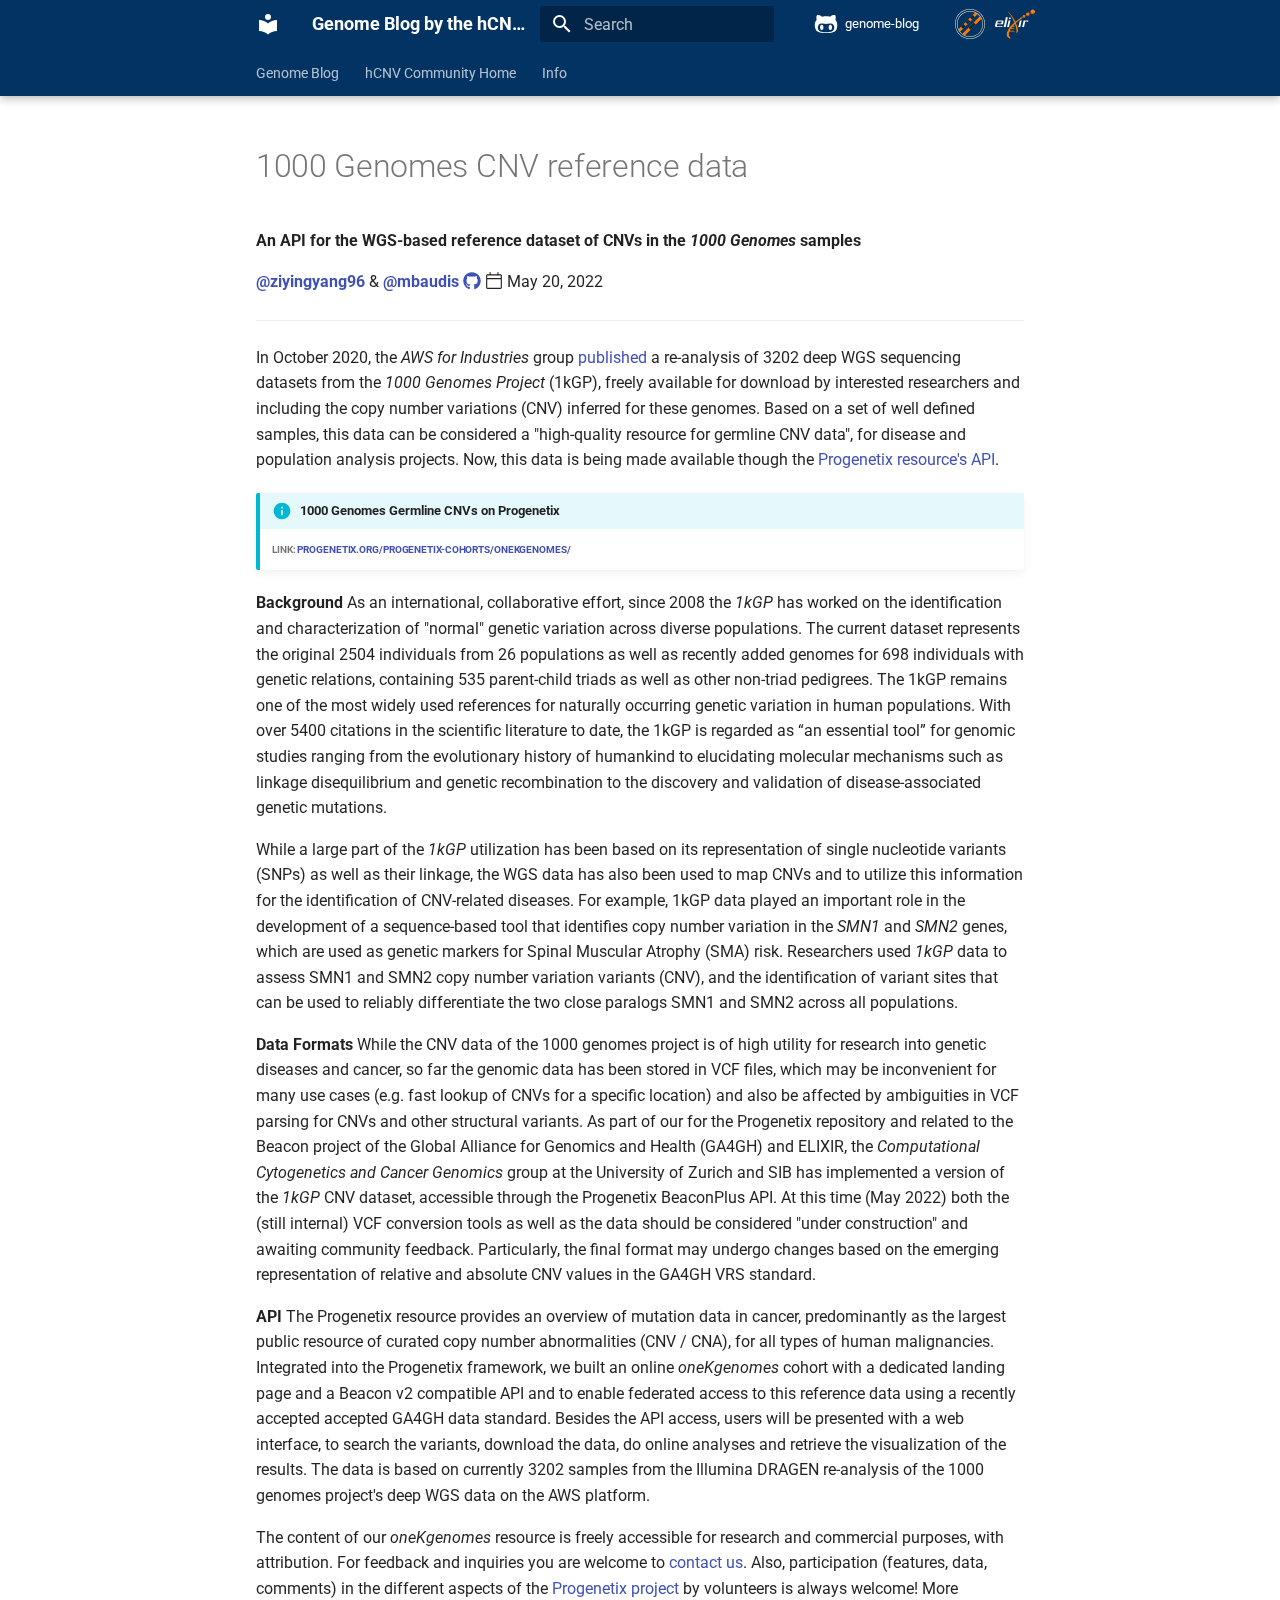
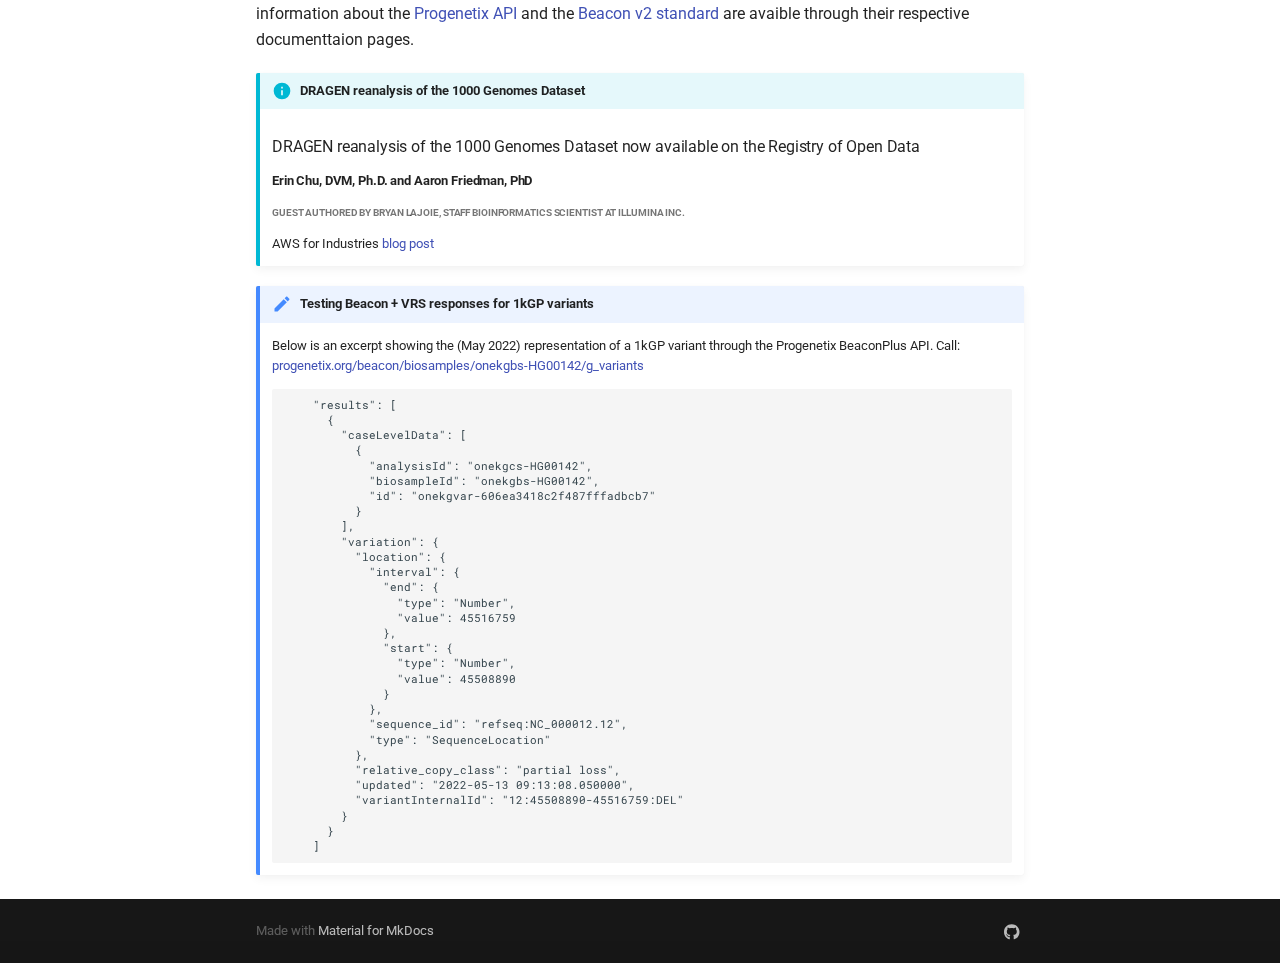
<file: blog/2022-05-20-oneKgenomes-CNVs/index.html>
<!doctype html>
<html lang="en" class="no-js">
  <head>
    
      <meta charset="utf-8">
      <meta name="viewport" content="width=device-width,initial-scale=1">
      
        <meta name="description" content="An API for the WGS-based reference dataset of CNVs in the <i>1000 Genomes</i> samples">
      
      
        <meta name="author" content="Michael Baudis">
      
      
        <link rel="canonical" href="https://genome.blog/blog/2022-05-20-oneKgenomes-CNVs/">
      
      <link rel="icon" href="../../img/hCNV-logo.svg">
      <meta name="generator" content="mkdocs-1.3.0, mkdocs-material-8.3.5">
    
    
      
        <title>1000 Genomes CNV reference data - Genome Blog by the hCNV Community</title>
      
    
    
      <link rel="stylesheet" href="../../assets/stylesheets/main.4a0965b7.min.css">
      
        
        <link rel="stylesheet" href="../../assets/stylesheets/palette.cbb835fc.min.css">
        
          
          
          <meta name="theme-color" content="#4051b5">
        
      
      
  
  
    
    
  
  
  <style>:root{--md-admonition-icon--example:url('data:image/svg+xml;charset=utf-8,<svg xmlns="http://www.w3.org/2000/svg" viewBox="0 0 24 24"><path d="M3.604 3.089A.75.75 0 0 1 4 3.75V8.5h.75a.75.75 0 0 1 0 1.5h-3a.75.75 0 1 1 0-1.5h.75V5.151l-.334.223a.75.75 0 0 1-.832-1.248l1.5-1a.75.75 0 0 1 .77-.037zM8.75 5.5a.75.75 0 0 0 0 1.5h11.5a.75.75 0 0 0 0-1.5H8.75zm0 6a.75.75 0 0 0 0 1.5h11.5a.75.75 0 0 0 0-1.5H8.75zm0 6a.75.75 0 0 0 0 1.5h11.5a.75.75 0 0 0 0-1.5H8.75zM5.5 15.75c0-.704-.271-1.286-.72-1.686a2.302 2.302 0 0 0-1.53-.564c-.535 0-1.094.178-1.53.565-.449.399-.72.982-.72 1.685a.75.75 0 0 0 1.5 0c0-.296.104-.464.217-.564A.805.805 0 0 1 3.25 15c.215 0 .406.072.533.185.113.101.217.268.217.565 0 .332-.069.48-.21.657-.092.113-.216.24-.403.419l-.147.14c-.152.144-.33.313-.52.504l-1.5 1.5a.75.75 0 0 0-.22.53v.25c0 .414.336.75.75.75H5A.75.75 0 0 0 5 19H3.31l.47-.47c.176-.176.333-.324.48-.465l.165-.156a5.98 5.98 0 0 0 .536-.566c.358-.447.539-.925.539-1.593z"/></svg>');}</style>

    
    
    
      
        
        
        <link rel="preconnect" href="https://fonts.gstatic.com" crossorigin>
        <link rel="stylesheet" href="https://fonts.googleapis.com/css?family=Roboto:300,300i,400,400i,700,700i%7CRoboto+Mono:400,400i,700,700i&display=fallback">
        <style>:root{--md-text-font:"Roboto";--md-code-font:"Roboto Mono"}</style>
      
    
    
      <link rel="stylesheet" href="../../css/theme_overrides.css">
    
    <script>__md_scope=new URL("../..",location),__md_get=(e,_=localStorage,t=__md_scope)=>JSON.parse(_.getItem(t.pathname+"."+e)),__md_set=(e,_,t=localStorage,a=__md_scope)=>{try{t.setItem(a.pathname+"."+e,JSON.stringify(_))}catch(e){}}</script>
    
      

    
    
  </head>
  
  
    
    
    
    
    
    <body dir="ltr" data-md-color-scheme="" data-md-color-primary="indigo" data-md-color-accent="">
  
    
    
    <input class="md-toggle" data-md-toggle="drawer" type="checkbox" id="__drawer" autocomplete="off">
    <input class="md-toggle" data-md-toggle="search" type="checkbox" id="__search" autocomplete="off">
    <label class="md-overlay" for="__drawer"></label>
    <div data-md-component="skip">
      
        
        <a href="#dragen-reanalysis-of-the-1000-genomes-dataset-now-available-on-the-registry-of-open-data" class="md-skip">
          Skip to content
        </a>
      
    </div>
    <div data-md-component="announce">
      
    </div>
    
    
      

  

<header class="md-header md-header--lifted" data-md-component="header">
  <nav class="md-header__inner md-grid" aria-label="Header">
    <a href="../.." title="Genome Blog by the hCNV Community" class="md-header__button md-logo" aria-label="Genome Blog by the hCNV Community" data-md-component="logo">
      
  
  <svg xmlns="http://www.w3.org/2000/svg" viewBox="0 0 24 24"><path d="M12 8a3 3 0 0 0 3-3 3 3 0 0 0-3-3 3 3 0 0 0-3 3 3 3 0 0 0 3 3m0 3.54C9.64 9.35 6.5 8 3 8v11c3.5 0 6.64 1.35 9 3.54 2.36-2.19 5.5-3.54 9-3.54V8c-3.5 0-6.64 1.35-9 3.54Z"/></svg>

    </a>
    <label class="md-header__button md-icon" for="__drawer">
      <svg xmlns="http://www.w3.org/2000/svg" viewBox="0 0 24 24"><path d="M3 6h18v2H3V6m0 5h18v2H3v-2m0 5h18v2H3v-2Z"/></svg>
    </label>
    <div class="md-header__title" data-md-component="header-title">
      <div class="md-header__ellipsis">
        <div class="md-header__topic">
          <span class="md-ellipsis">
            Genome Blog by the hCNV Community
          </span>
        </div>
        <div class="md-header__topic" data-md-component="header-topic">
          <span class="md-ellipsis">
            
              1000 Genomes CNV reference data
            
          </span>
        </div>
      </div>
    </div>
    
    
    
      <label class="md-header__button md-icon" for="__search">
        <svg xmlns="http://www.w3.org/2000/svg" viewBox="0 0 24 24"><path d="M9.5 3A6.5 6.5 0 0 1 16 9.5c0 1.61-.59 3.09-1.56 4.23l.27.27h.79l5 5-1.5 1.5-5-5v-.79l-.27-.27A6.516 6.516 0 0 1 9.5 16 6.5 6.5 0 0 1 3 9.5 6.5 6.5 0 0 1 9.5 3m0 2C7 5 5 7 5 9.5S7 14 9.5 14 14 12 14 9.5 12 5 9.5 5Z"/></svg>
      </label>
      <div class="md-search" data-md-component="search" role="dialog">
  <label class="md-search__overlay" for="__search"></label>
  <div class="md-search__inner" role="search">
    <form class="md-search__form" name="search">
      <input type="text" class="md-search__input" name="query" aria-label="Search" placeholder="Search" autocapitalize="off" autocorrect="off" autocomplete="off" spellcheck="false" data-md-component="search-query" required>
      <label class="md-search__icon md-icon" for="__search">
        <svg xmlns="http://www.w3.org/2000/svg" viewBox="0 0 24 24"><path d="M9.5 3A6.5 6.5 0 0 1 16 9.5c0 1.61-.59 3.09-1.56 4.23l.27.27h.79l5 5-1.5 1.5-5-5v-.79l-.27-.27A6.516 6.516 0 0 1 9.5 16 6.5 6.5 0 0 1 3 9.5 6.5 6.5 0 0 1 9.5 3m0 2C7 5 5 7 5 9.5S7 14 9.5 14 14 12 14 9.5 12 5 9.5 5Z"/></svg>
        <svg xmlns="http://www.w3.org/2000/svg" viewBox="0 0 24 24"><path d="M20 11v2H8l5.5 5.5-1.42 1.42L4.16 12l7.92-7.92L13.5 5.5 8 11h12Z"/></svg>
      </label>
      <nav class="md-search__options" aria-label="Search">
        
          <a href="javascript:void(0)" class="md-search__icon md-icon" aria-label="Share" data-clipboard data-clipboard-text="" data-md-component="search-share" tabindex="-1">
            <svg xmlns="http://www.w3.org/2000/svg" viewBox="0 0 24 24"><path d="M18 16.08c-.76 0-1.44.3-1.96.77L8.91 12.7c.05-.23.09-.46.09-.7 0-.24-.04-.47-.09-.7l7.05-4.11c.54.5 1.25.81 2.04.81a3 3 0 0 0 3-3 3 3 0 0 0-3-3 3 3 0 0 0-3 3c0 .24.04.47.09.7L8.04 9.81C7.5 9.31 6.79 9 6 9a3 3 0 0 0-3 3 3 3 0 0 0 3 3c.79 0 1.5-.31 2.04-.81l7.12 4.15c-.05.21-.08.43-.08.66 0 1.61 1.31 2.91 2.92 2.91 1.61 0 2.92-1.3 2.92-2.91A2.92 2.92 0 0 0 18 16.08Z"/></svg>
          </a>
        
        <button type="reset" class="md-search__icon md-icon" aria-label="Clear" tabindex="-1">
          <svg xmlns="http://www.w3.org/2000/svg" viewBox="0 0 24 24"><path d="M19 6.41 17.59 5 12 10.59 6.41 5 5 6.41 10.59 12 5 17.59 6.41 19 12 13.41 17.59 19 19 17.59 13.41 12 19 6.41Z"/></svg>
        </button>
      </nav>
      
    </form>
    <div class="md-search__output">
      <div class="md-search__scrollwrap" data-md-scrollfix>
        <div class="md-search-result" data-md-component="search-result">
          <div class="md-search-result__meta">
            Initializing search
          </div>
          <ol class="md-search-result__list"></ol>
        </div>
      </div>
    </div>
  </div>
</div>
    
    
      <div class="md-header__source">
        <a href="https://github.com/hcnv/genome-blog" title="Go to repository" class="md-source" data-md-component="source">
  <div class="md-source__icon md-icon">
    
    <svg xmlns="http://www.w3.org/2000/svg" viewBox="0 0 480 512"><!--! Font Awesome Free 6.1.1 by @fontawesome - https://fontawesome.com License - https://fontawesome.com/license/free (Icons: CC BY 4.0, Fonts: SIL OFL 1.1, Code: MIT License) Copyright 2022 Fonticons, Inc.--><path d="M186.1 328.7c0 20.9-10.9 55.1-36.7 55.1s-36.7-34.2-36.7-55.1 10.9-55.1 36.7-55.1 36.7 34.2 36.7 55.1zM480 278.2c0 31.9-3.2 65.7-17.5 95-37.9 76.6-142.1 74.8-216.7 74.8-75.8 0-186.2 2.7-225.6-74.8-14.6-29-20.2-63.1-20.2-95 0-41.9 13.9-81.5 41.5-113.6-5.2-15.8-7.7-32.4-7.7-48.8 0-21.5 4.9-32.3 14.6-51.8 45.3 0 74.3 9 108.8 36 29-6.9 58.8-10 88.7-10 27 0 54.2 2.9 80.4 9.2 34-26.7 63-35.2 107.8-35.2 9.8 19.5 14.6 30.3 14.6 51.8 0 16.4-2.6 32.7-7.7 48.2 27.5 32.4 39 72.3 39 114.2zm-64.3 50.5c0-43.9-26.7-82.6-73.5-82.6-18.9 0-37 3.4-56 6-14.9 2.3-29.8 3.2-45.1 3.2-15.2 0-30.1-.9-45.1-3.2-18.7-2.6-37-6-56-6-46.8 0-73.5 38.7-73.5 82.6 0 87.8 80.4 101.3 150.4 101.3h48.2c70.3 0 150.6-13.4 150.6-101.3zm-82.6-55.1c-25.8 0-36.7 34.2-36.7 55.1s10.9 55.1 36.7 55.1 36.7-34.2 36.7-55.1-10.9-55.1-36.7-55.1z"/></svg>
  </div>
  <div class="md-source__repository">
    genome-blog
  </div>
</a>
      </div>
    
  </nav>
  
    
      
<nav class="md-tabs" aria-label="Tabs" data-md-component="tabs">
  <div class="md-tabs__inner md-grid">
    <ul class="md-tabs__list">
      
        
  
  


  <li class="md-tabs__item">
    <a href="../.." class="md-tabs__link">
      Genome Blog
    </a>
  </li>

      
        
  
  


  <li class="md-tabs__item">
    <a href="http://cnvar.org" class="md-tabs__link">
      hCNV Community Home
    </a>
  </li>

      
        
  
  


  <li class="md-tabs__item">
    <a href="../../info/" class="md-tabs__link">
      Info
    </a>
  </li>

      
    </ul>
  </div>
</nav>
    
  
</header>
    
    <div class="md-container" data-md-component="container">
      
      
        
      
      <main class="md-main" data-md-component="main">
        <div class="md-main__inner md-grid">
          
            
              
                
              
              <div class="md-sidebar md-sidebar--primary" data-md-component="sidebar" data-md-type="navigation" hidden>
                <div class="md-sidebar__scrollwrap">
                  <div class="md-sidebar__inner">
                    

  


  

<nav class="md-nav md-nav--primary md-nav--lifted md-nav--integrated" aria-label="Navigation" data-md-level="0">
  <label class="md-nav__title" for="__drawer">
    <a href="../.." title="Genome Blog by the hCNV Community" class="md-nav__button md-logo" aria-label="Genome Blog by the hCNV Community" data-md-component="logo">
      
  
  <svg xmlns="http://www.w3.org/2000/svg" viewBox="0 0 24 24"><path d="M12 8a3 3 0 0 0 3-3 3 3 0 0 0-3-3 3 3 0 0 0-3 3 3 3 0 0 0 3 3m0 3.54C9.64 9.35 6.5 8 3 8v11c3.5 0 6.64 1.35 9 3.54 2.36-2.19 5.5-3.54 9-3.54V8c-3.5 0-6.64 1.35-9 3.54Z"/></svg>

    </a>
    Genome Blog by the hCNV Community
  </label>
  
    <div class="md-nav__source">
      <a href="https://github.com/hcnv/genome-blog" title="Go to repository" class="md-source" data-md-component="source">
  <div class="md-source__icon md-icon">
    
    <svg xmlns="http://www.w3.org/2000/svg" viewBox="0 0 480 512"><!--! Font Awesome Free 6.1.1 by @fontawesome - https://fontawesome.com License - https://fontawesome.com/license/free (Icons: CC BY 4.0, Fonts: SIL OFL 1.1, Code: MIT License) Copyright 2022 Fonticons, Inc.--><path d="M186.1 328.7c0 20.9-10.9 55.1-36.7 55.1s-36.7-34.2-36.7-55.1 10.9-55.1 36.7-55.1 36.7 34.2 36.7 55.1zM480 278.2c0 31.9-3.2 65.7-17.5 95-37.9 76.6-142.1 74.8-216.7 74.8-75.8 0-186.2 2.7-225.6-74.8-14.6-29-20.2-63.1-20.2-95 0-41.9 13.9-81.5 41.5-113.6-5.2-15.8-7.7-32.4-7.7-48.8 0-21.5 4.9-32.3 14.6-51.8 45.3 0 74.3 9 108.8 36 29-6.9 58.8-10 88.7-10 27 0 54.2 2.9 80.4 9.2 34-26.7 63-35.2 107.8-35.2 9.8 19.5 14.6 30.3 14.6 51.8 0 16.4-2.6 32.7-7.7 48.2 27.5 32.4 39 72.3 39 114.2zm-64.3 50.5c0-43.9-26.7-82.6-73.5-82.6-18.9 0-37 3.4-56 6-14.9 2.3-29.8 3.2-45.1 3.2-15.2 0-30.1-.9-45.1-3.2-18.7-2.6-37-6-56-6-46.8 0-73.5 38.7-73.5 82.6 0 87.8 80.4 101.3 150.4 101.3h48.2c70.3 0 150.6-13.4 150.6-101.3zm-82.6-55.1c-25.8 0-36.7 34.2-36.7 55.1s10.9 55.1 36.7 55.1 36.7-34.2 36.7-55.1-10.9-55.1-36.7-55.1z"/></svg>
  </div>
  <div class="md-source__repository">
    genome-blog
  </div>
</a>
    </div>
  
  <ul class="md-nav__list" data-md-scrollfix>
    
      
      
      

  
  
  
    <li class="md-nav__item">
      <a href="../.." class="md-nav__link">
        Genome Blog
      </a>
    </li>
  

    
      
      
      

  
  
  
    <li class="md-nav__item">
      <a href="http://cnvar.org" class="md-nav__link">
        hCNV Community Home
      </a>
    </li>
  

    
      
      
      

  
  
  
    <li class="md-nav__item">
      <a href="../../info/" class="md-nav__link">
        Info
      </a>
    </li>
  

    
  </ul>
</nav>
                  </div>
                </div>
              </div>
            
            
          
          <div class="md-content" data-md-component="content">
            <article class="md-content__inner md-typeset">
              
  <h1>1000 Genomes CNV reference data</h1>
  <p>
    <b>An API for the WGS-based reference dataset of CNVs in the <i>1000 Genomes</i> samples</b>
  </p>
  <aside class="blog-post-aside">
  <p>
    <span>
      
      
        
          
            
          
          
        
          
            
          
          
        
        <strong><a href="https://github.com/ziyingyang96">@ziyingyang96</a></strong> & <strong><a href="https://github.com/mbaudis">@mbaudis</a></strong>
      
      
    
    
      
      
        
        
      
      
      <a href="https://github.com/hcnv/genome-blog/tree/main/docs/blog" target="_blank" rel="noopener" title="github.com" class="twemoji">
          <svg xmlns="http://www.w3.org/2000/svg" viewBox="0 0 496 512"><!--! Font Awesome Free 6.1.1 by @fontawesome - https://fontawesome.com License - https://fontawesome.com/license/free (Icons: CC BY 4.0, Fonts: SIL OFL 1.1, Code: MIT License) Copyright 2022 Fonticons, Inc.--><path d="M165.9 397.4c0 2-2.3 3.6-5.2 3.6-3.3.3-5.6-1.3-5.6-3.6 0-2 2.3-3.6 5.2-3.6 3-.3 5.6 1.3 5.6 3.6zm-31.1-4.5c-.7 2 1.3 4.3 4.3 4.9 2.6 1 5.6 0 6.2-2s-1.3-4.3-4.3-5.2c-2.6-.7-5.5.3-6.2 2.3zm44.2-1.7c-2.9.7-4.9 2.6-4.6 4.9.3 2 2.9 3.3 5.9 2.6 2.9-.7 4.9-2.6 4.6-4.6-.3-1.9-3-3.2-5.9-2.9zM244.8 8C106.1 8 0 113.3 0 252c0 110.9 69.8 205.8 169.5 239.2 12.8 2.3 17.3-5.6 17.3-12.1 0-6.2-.3-40.4-.3-61.4 0 0-70 15-84.7-29.8 0 0-11.4-29.1-27.8-36.6 0 0-22.9-15.7 1.6-15.4 0 0 24.9 2 38.6 25.8 21.9 38.6 58.6 27.5 72.9 20.9 2.3-16 8.8-27.1 16-33.7-55.9-6.2-112.3-14.3-112.3-110.5 0-27.5 7.6-41.3 23.6-58.9-2.6-6.5-11.1-33.3 2.6-67.9 20.9-6.5 69 27 69 27 20-5.6 41.5-8.5 62.8-8.5s42.8 2.9 62.8 8.5c0 0 48.1-33.6 69-27 13.7 34.7 5.2 61.4 2.6 67.9 16 17.7 25.8 31.5 25.8 58.9 0 96.5-58.9 104.2-114.8 110.5 9.2 7.9 17 22.9 17 46.4 0 33.7-.3 75.4-.3 83.6 0 6.5 4.6 14.4 17.3 12.1C428.2 457.8 496 362.9 496 252 496 113.3 383.5 8 244.8 8zM97.2 352.9c-1.3 1-1 3.3.7 5.2 1.6 1.6 3.9 2.3 5.2 1 1.3-1 1-3.3-.7-5.2-1.6-1.6-3.9-2.3-5.2-1zm-10.8-8.1c-.7 1.3.3 2.9 2.3 3.9 1.6 1 3.6.7 4.3-.7.7-1.3-.3-2.9-2.3-3.9-2-.6-3.6-.3-4.3.7zm32.4 35.6c-1.6 1.3-1 4.3 1.3 6.2 2.3 2.3 5.2 2.6 6.5 1 1.3-1.3.7-4.3-1.3-6.2-2.2-2.3-5.2-2.6-6.5-1zm-11.4-14.7c-1.6 1-1.6 3.6 0 5.9 1.6 2.3 4.3 3.3 5.6 2.3 1.6-1.3 1.6-3.9 0-6.2-1.4-2.3-4-3.3-5.6-2z"/></svg>
      </a>
      
    

      <span class="twemoji">
        <svg xmlns="http://www.w3.org/2000/svg" viewBox="0 0 24 24"><path fill-rule="evenodd" d="M6.75 0a.75.75 0 0 1 .75.75V3h9V.75a.75.75 0 0 1 1.5 0V3h2.75c.966 0 1.75.784 1.75 1.75v16a1.75 1.75 0 0 1-1.75 1.75H3.25a1.75 1.75 0 0 1-1.75-1.75v-16C1.5 3.784 2.284 3 3.25 3H6V.75A.75.75 0 0 1 6.75 0zm-3.5 4.5a.25.25 0 0 0-.25.25V8h18V4.75a.25.25 0 0 0-.25-.25H3.25zM21 9.5H3v11.25c0 .138.112.25.25.25h17.5a.25.25 0 0 0 .25-.25V9.5z"/></svg>
      </span>
      May 20, 2022
    </span>
  </p>
</aside>
  <hr>
  <p>In October 2020, the <em>AWS for Industries</em> group <a href="https://aws.amazon.com/blogs/industries/dragen-reanalysis-of-the-1000-genomes-dataset-now-available-on-the-registry-of-open-data/">published</a> a re-analysis of 3202 deep WGS sequencing datasets from the <em>1000 Genomes Project</em> (1kGP), freely available for download by interested researchers and including the copy number variations (CNV) inferred for these genomes. Based on a set of well defined samples, this data can be considered a "high-quality resource for germline CNV data", for disease and population analysis projects. Now, this data is being made available though the <a href="http://progenetix.org/progenetix-cohorts/oneKgenomes/">Progenetix resource's API</a>.</p>
<div class="admonition info">
<p class="admonition-title">1000 Genomes Germline CNVs on Progenetix</p>
<h5 id="link-progenetixorgprogenetix-cohortsonekgenomes">LINK: <a href="http://progenetix.org/progenetix-cohorts/oneKgenomes/">progenetix.org/progenetix-cohorts/oneKgenomes/</a><a class="headerlink" href="#link-progenetixorgprogenetix-cohortsonekgenomes" title="Permanent link">&para;</a></h5>
</div>
<!--more-->

<p><strong>Background</strong> As an international, collaborative effort, since 2008 the <em>1kGP</em> has worked on the identification and characterization of "normal" genetic variation across diverse populations. The current dataset represents the original 2504 individuals from 26 populations as well as recently added genomes for 698 individuals with genetic relations, containing 535 parent-child triads as well as other non-triad pedigrees. The 1kGP remains one of the most widely used references for naturally occurring genetic variation in human populations. With over 5400 citations in the scientific literature to date, the 1kGP is regarded as “an essential tool” for genomic studies ranging from the evolutionary history of humankind to elucidating molecular mechanisms such as linkage disequilibrium and genetic recombination to the discovery and validation of disease-associated genetic mutations.</p>
<p>While a large part of the <em>1kGP</em> utilization has been based on its representation of single nucleotide variants (SNPs) as well as their linkage, the WGS data has also been used to map CNVs and to utilize this information for the identification of CNV-related diseases. For example, 1kGP data played an important role in the development of a sequence-based tool that identifies copy number variation in the <em>SMN1</em> and <em>SMN2</em> genes, which are used as genetic markers for Spinal Muscular Atrophy (SMA) risk. Researchers used <em>1kGP</em> data to assess SMN1 and SMN2 copy number variation variants (CNV), and the identification of variant sites that can be used to reliably differentiate the two close paralogs SMN1 and SMN2 across all populations.</p>
<p><strong>Data Formats</strong> While the CNV data of the 1000 genomes project is of high utility for research into genetic diseases and cancer, so far the genomic data has been stored in VCF files, which may be inconvenient for many use cases (e.g. fast lookup of CNVs for a specific location) and also be affected by ambiguities in VCF parsing for CNVs and other structural variants. As part of our for the Progenetix repository and related to the Beacon project of the Global Alliance for Genomics and Health (GA4GH) and  ELIXIR, the <em>Computational Cytogenetics and Cancer Genomics</em> group at the University of Zurich and SIB has implemented a version of the <em>1kGP</em> CNV dataset, accessible through the Progenetix BeaconPlus API. At this time (May 2022) both the (still internal) VCF conversion tools as well as the data should be considered "under construction" and awaiting community feedback. Particularly, the final format may undergo changes based on the emerging representation of relative and absolute CNV values in the GA4GH VRS standard.</p>
<p><strong>API</strong> The Progenetix resource provides an overview of mutation data in cancer, predominantly as the largest public resource of curated copy number abnormalities (CNV / CNA), for all types of human malignancies. Integrated into the Progenetix framework, we built an online <em>oneKgenomes</em> cohort with a dedicated landing page and a Beacon v2 compatible API and to enable federated access to this reference data using a recently accepted accepted GA4GH data standard. Besides the API access, users will be presented with a web interface, to search the variants, download the data, do online analyses and retrieve the visualization of the results. The data is based on currently 3202 samples from the Illumina DRAGEN re-analysis of the 1000 genomes project's deep WGS data on the AWS platform.  </p>
<p>The content of our <em>oneKgenomes</em> resource is freely accessible for research and commercial purposes, with attribution. For feedback and inquiries you are welcome to <a href="http://info.baudisgroup.org">contact us</a>. Also, participation (features, data, comments) in the different aspects of the <a href="http://github.com/progenetix/">Progenetix project</a> by volunteers is always welcome! More information about the <a href="http://docs.progenetix.org">Progenetix API</a> and the <a href="http://docs.genomebeacons.org">Beacon v2 standard</a> are avaible through their respective documenttaion pages.</p>
<div class="admonition info">
<p class="admonition-title">DRAGEN reanalysis of the 1000 Genomes Dataset</p>
<h3 id="dragen-reanalysis-of-the-1000-genomes-dataset-now-available-on-the-registry-of-open-data">DRAGEN reanalysis of the 1000 Genomes Dataset now available on the Registry of Open Data<a class="headerlink" href="#dragen-reanalysis-of-the-1000-genomes-dataset-now-available-on-the-registry-of-open-data" title="Permanent link">&para;</a></h3>
<h4 id="erin-chu-dvm-phd-and-aaron-friedman-phd">Erin Chu, DVM, Ph.D. and Aaron Friedman, PhD<a class="headerlink" href="#erin-chu-dvm-phd-and-aaron-friedman-phd" title="Permanent link">&para;</a></h4>
<h5 id="guest-authored-by-bryan-lajoie-staff-bioinformatics-scientist-at-illumina-inc">Guest authored by Bryan Lajoie, Staff Bioinformatics Scientist at Illumina Inc.<a class="headerlink" href="#guest-authored-by-bryan-lajoie-staff-bioinformatics-scientist-at-illumina-inc" title="Permanent link">&para;</a></h5>
<p>AWS for Industries <a href="https://aws.amazon.com/blogs/industries/dragen-reanalysis-of-the-1000-genomes-dataset-now-available-on-the-registry-of-open-data/">blog post</a></p>
</div>
<div class="admonition note">
<p class="admonition-title">Testing Beacon + VRS responses for 1kGP variants</p>
<p>Below is an excerpt showing the (May 2022) representation of a 1kGP variant
through the Progenetix BeaconPlus API.
Call: <a href="https://progenetix.org/beacon/biosamples/onekgbs-HG00142/g_variants">progenetix.org/beacon/biosamples/onekgbs-HG00142/g_variants</a></p>
<div class="highlight"><pre><span></span><code>    &quot;results&quot;: [
      {
        &quot;caseLevelData&quot;: [
          {
            &quot;analysisId&quot;: &quot;onekgcs-HG00142&quot;,
            &quot;biosampleId&quot;: &quot;onekgbs-HG00142&quot;,
            &quot;id&quot;: &quot;onekgvar-606ea3418c2f487fffadbcb7&quot;
          }
        ],
        &quot;variation&quot;: {
          &quot;location&quot;: {
            &quot;interval&quot;: {
              &quot;end&quot;: {
                &quot;type&quot;: &quot;Number&quot;,
                &quot;value&quot;: 45516759
              },
              &quot;start&quot;: {
                &quot;type&quot;: &quot;Number&quot;,
                &quot;value&quot;: 45508890
              }
            },
            &quot;sequence_id&quot;: &quot;refseq:NC_000012.12&quot;,
            &quot;type&quot;: &quot;SequenceLocation&quot;
          },
          &quot;relative_copy_class&quot;: &quot;partial loss&quot;,
          &quot;updated&quot;: &quot;2022-05-13 09:13:08.050000&quot;,
          &quot;variantInternalId&quot;: &quot;12:45508890-45516759:DEL&quot;
        }
      }
    ]
</code></pre></div>
</div>

            </article>
            
  <script>var tabs=__md_get("__tabs");if(Array.isArray(tabs))e:for(var set of document.querySelectorAll(".tabbed-set")){var tab,labels=set.querySelector(".tabbed-labels");for(tab of tabs)for(var label of labels.getElementsByTagName("label"))if(label.innerText.trim()===tab){var input=document.getElementById(label.htmlFor);input.checked=!0;continue e}}</script>

          </div>
        </div>
        
      </main>
      
        <footer class="md-footer">
  
  <div class="md-footer-meta md-typeset">
    <div class="md-footer-meta__inner md-grid">
      <div class="md-copyright">
  
  
    Made with
    <a href="https://squidfunk.github.io/mkdocs-material/" target="_blank" rel="noopener">
      Material for MkDocs
    </a>
  
</div>
      
        <div class="md-social">
  
    
    
      
      
    
    <a href="https://github.com/hcnv/genome-blog/tree/main/docs/blog" target="_blank" rel="noopener" title="github.com" class="md-social__link">
      <svg xmlns="http://www.w3.org/2000/svg" viewBox="0 0 496 512"><!--! Font Awesome Free 6.1.1 by @fontawesome - https://fontawesome.com License - https://fontawesome.com/license/free (Icons: CC BY 4.0, Fonts: SIL OFL 1.1, Code: MIT License) Copyright 2022 Fonticons, Inc.--><path d="M165.9 397.4c0 2-2.3 3.6-5.2 3.6-3.3.3-5.6-1.3-5.6-3.6 0-2 2.3-3.6 5.2-3.6 3-.3 5.6 1.3 5.6 3.6zm-31.1-4.5c-.7 2 1.3 4.3 4.3 4.9 2.6 1 5.6 0 6.2-2s-1.3-4.3-4.3-5.2c-2.6-.7-5.5.3-6.2 2.3zm44.2-1.7c-2.9.7-4.9 2.6-4.6 4.9.3 2 2.9 3.3 5.9 2.6 2.9-.7 4.9-2.6 4.6-4.6-.3-1.9-3-3.2-5.9-2.9zM244.8 8C106.1 8 0 113.3 0 252c0 110.9 69.8 205.8 169.5 239.2 12.8 2.3 17.3-5.6 17.3-12.1 0-6.2-.3-40.4-.3-61.4 0 0-70 15-84.7-29.8 0 0-11.4-29.1-27.8-36.6 0 0-22.9-15.7 1.6-15.4 0 0 24.9 2 38.6 25.8 21.9 38.6 58.6 27.5 72.9 20.9 2.3-16 8.8-27.1 16-33.7-55.9-6.2-112.3-14.3-112.3-110.5 0-27.5 7.6-41.3 23.6-58.9-2.6-6.5-11.1-33.3 2.6-67.9 20.9-6.5 69 27 69 27 20-5.6 41.5-8.5 62.8-8.5s42.8 2.9 62.8 8.5c0 0 48.1-33.6 69-27 13.7 34.7 5.2 61.4 2.6 67.9 16 17.7 25.8 31.5 25.8 58.9 0 96.5-58.9 104.2-114.8 110.5 9.2 7.9 17 22.9 17 46.4 0 33.7-.3 75.4-.3 83.6 0 6.5 4.6 14.4 17.3 12.1C428.2 457.8 496 362.9 496 252 496 113.3 383.5 8 244.8 8zM97.2 352.9c-1.3 1-1 3.3.7 5.2 1.6 1.6 3.9 2.3 5.2 1 1.3-1 1-3.3-.7-5.2-1.6-1.6-3.9-2.3-5.2-1zm-10.8-8.1c-.7 1.3.3 2.9 2.3 3.9 1.6 1 3.6.7 4.3-.7.7-1.3-.3-2.9-2.3-3.9-2-.6-3.6-.3-4.3.7zm32.4 35.6c-1.6 1.3-1 4.3 1.3 6.2 2.3 2.3 5.2 2.6 6.5 1 1.3-1.3.7-4.3-1.3-6.2-2.2-2.3-5.2-2.6-6.5-1zm-11.4-14.7c-1.6 1-1.6 3.6 0 5.9 1.6 2.3 4.3 3.3 5.6 2.3 1.6-1.3 1.6-3.9 0-6.2-1.4-2.3-4-3.3-5.6-2z"/></svg>
    </a>
  
</div>
      
    </div>
  </div>
</footer>
      
    </div>
    <div class="md-dialog" data-md-component="dialog">
      <div class="md-dialog__inner md-typeset"></div>
    </div>
    <script id="__config" type="application/json">{"base": "../..", "features": ["content.tabs.link", "search.highlight", "search.share", "navigation.tabs", "navigation.tabs.sticky", "toc.integrate"], "search": "../../assets/javascripts/workers/search.85cb4492.min.js", "translations": {"clipboard.copied": "Copied to clipboard", "clipboard.copy": "Copy to clipboard", "search.config.lang": "en", "search.config.pipeline": "trimmer, stopWordFilter", "search.config.separator": "[\\s\\-]+", "search.placeholder": "Search", "search.result.more.one": "1 more on this page", "search.result.more.other": "# more on this page", "search.result.none": "No matching documents", "search.result.one": "1 matching document", "search.result.other": "# matching documents", "search.result.placeholder": "Type to start searching", "search.result.term.missing": "Missing", "select.version.title": "Select version"}}</script>
    
    
      <script src="../../assets/javascripts/bundle.431f3d41.min.js"></script>
      
    
  </body>
</html>
</file>
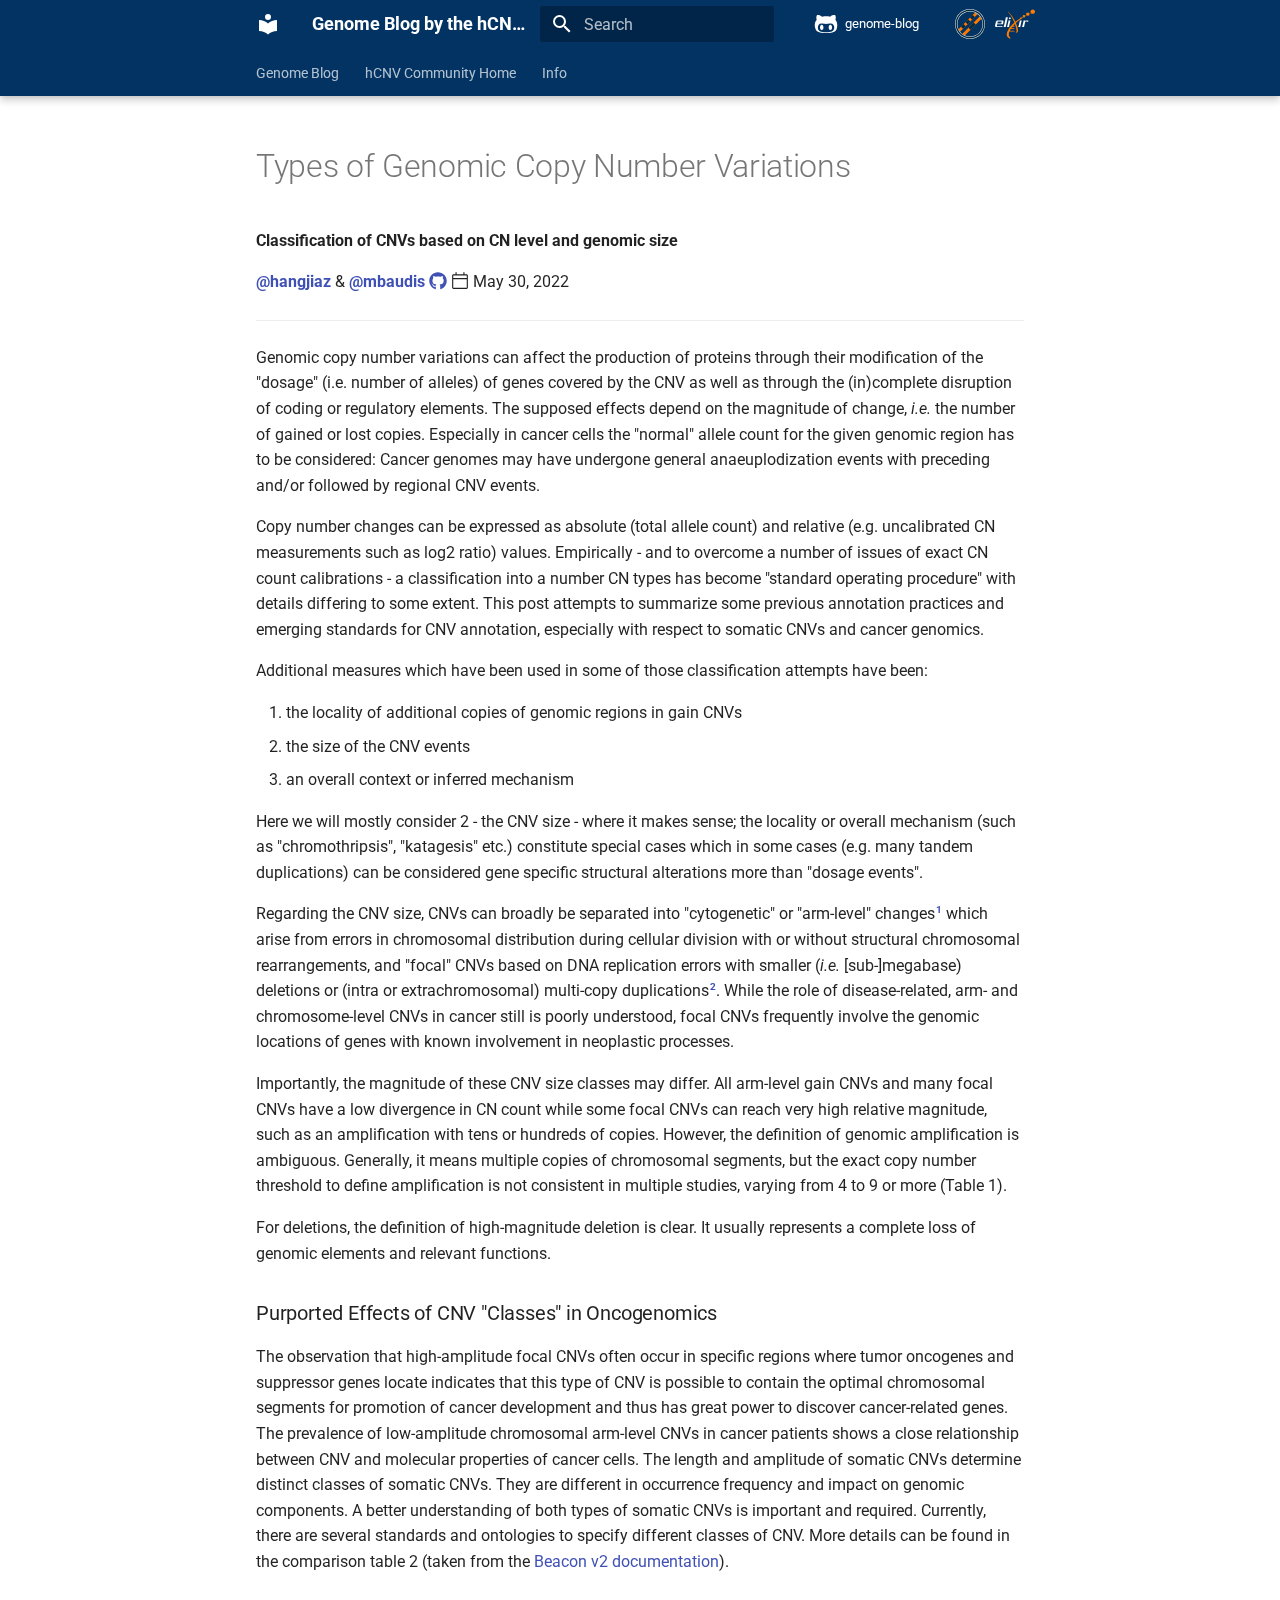
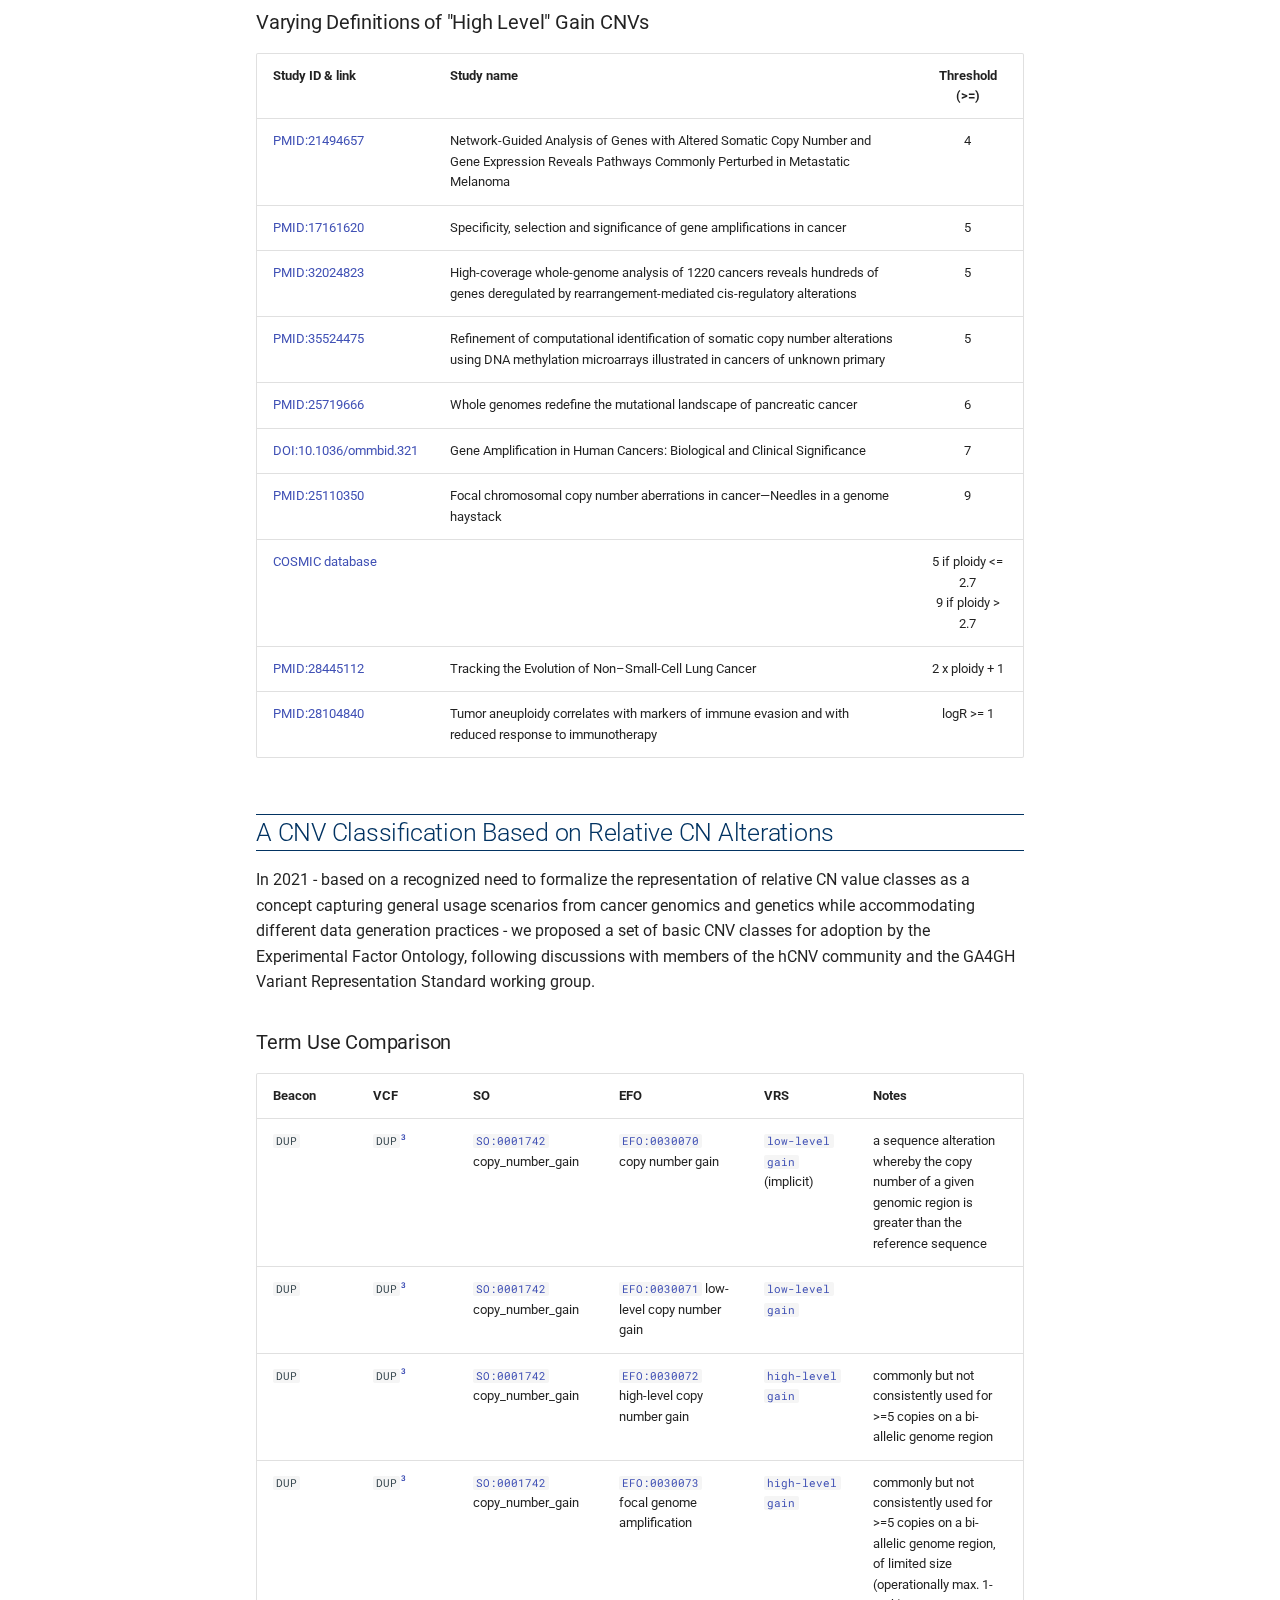
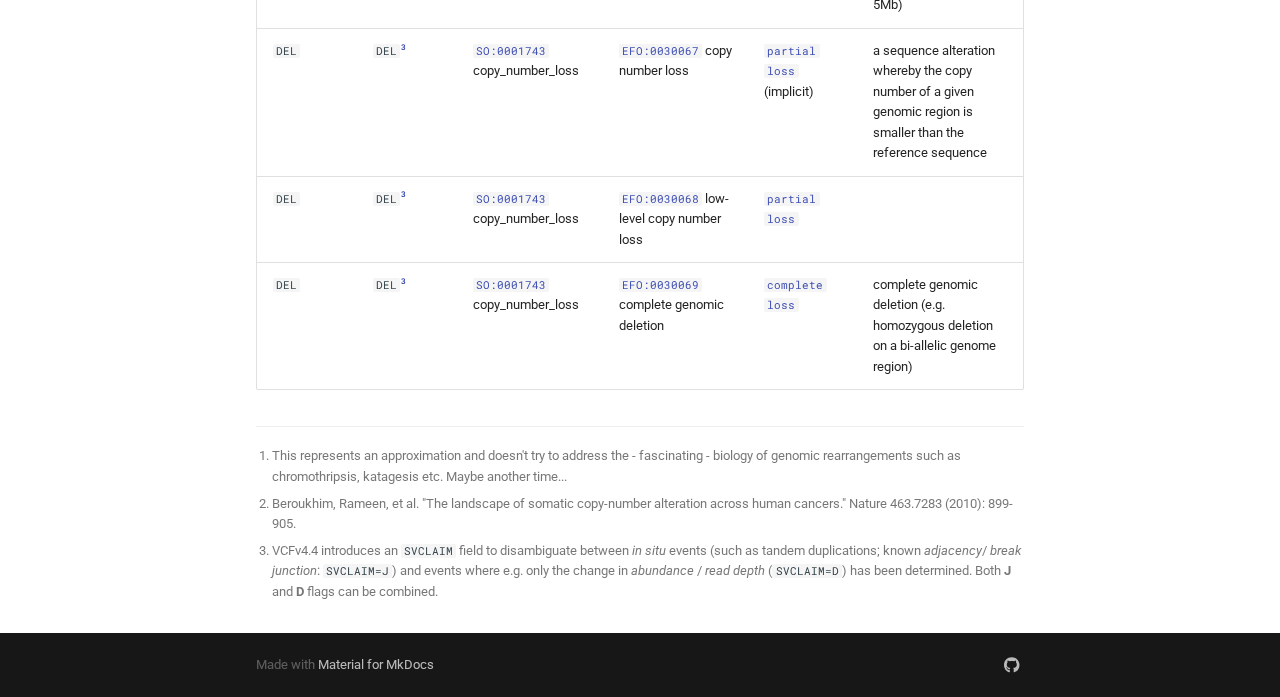
<file: blog/2022-05-30-different-classes-SCNV/index.html>
<!doctype html>
<html lang="en" class="no-js">
  <head>
    
      <meta charset="utf-8">
      <meta name="viewport" content="width=device-width,initial-scale=1">
      
        <meta name="description" content="Classification of CNVs based on CN level and genomic size">
      
      
        <meta name="author" content="Michael Baudis">
      
      
        <link rel="canonical" href="https://genome.blog/blog/2022-05-30-different-classes-SCNV/">
      
      <link rel="icon" href="../../img/hCNV-logo.svg">
      <meta name="generator" content="mkdocs-1.3.0, mkdocs-material-8.3.5">
    
    
      
        <title>Types of Genomic Copy Number Variations - Genome Blog by the hCNV Community</title>
      
    
    
      <link rel="stylesheet" href="../../assets/stylesheets/main.4a0965b7.min.css">
      
        
        <link rel="stylesheet" href="../../assets/stylesheets/palette.cbb835fc.min.css">
        
          
          
          <meta name="theme-color" content="#4051b5">
        
      
      
  
  
    
    
  
  
  <style>:root{--md-admonition-icon--example:url('data:image/svg+xml;charset=utf-8,<svg xmlns="http://www.w3.org/2000/svg" viewBox="0 0 24 24"><path d="M3.604 3.089A.75.75 0 0 1 4 3.75V8.5h.75a.75.75 0 0 1 0 1.5h-3a.75.75 0 1 1 0-1.5h.75V5.151l-.334.223a.75.75 0 0 1-.832-1.248l1.5-1a.75.75 0 0 1 .77-.037zM8.75 5.5a.75.75 0 0 0 0 1.5h11.5a.75.75 0 0 0 0-1.5H8.75zm0 6a.75.75 0 0 0 0 1.5h11.5a.75.75 0 0 0 0-1.5H8.75zm0 6a.75.75 0 0 0 0 1.5h11.5a.75.75 0 0 0 0-1.5H8.75zM5.5 15.75c0-.704-.271-1.286-.72-1.686a2.302 2.302 0 0 0-1.53-.564c-.535 0-1.094.178-1.53.565-.449.399-.72.982-.72 1.685a.75.75 0 0 0 1.5 0c0-.296.104-.464.217-.564A.805.805 0 0 1 3.25 15c.215 0 .406.072.533.185.113.101.217.268.217.565 0 .332-.069.48-.21.657-.092.113-.216.24-.403.419l-.147.14c-.152.144-.33.313-.52.504l-1.5 1.5a.75.75 0 0 0-.22.53v.25c0 .414.336.75.75.75H5A.75.75 0 0 0 5 19H3.31l.47-.47c.176-.176.333-.324.48-.465l.165-.156a5.98 5.98 0 0 0 .536-.566c.358-.447.539-.925.539-1.593z"/></svg>');}</style>

    
    
    
      
        
        
        <link rel="preconnect" href="https://fonts.gstatic.com" crossorigin>
        <link rel="stylesheet" href="https://fonts.googleapis.com/css?family=Roboto:300,300i,400,400i,700,700i%7CRoboto+Mono:400,400i,700,700i&display=fallback">
        <style>:root{--md-text-font:"Roboto";--md-code-font:"Roboto Mono"}</style>
      
    
    
      <link rel="stylesheet" href="../../css/theme_overrides.css">
    
    <script>__md_scope=new URL("../..",location),__md_get=(e,_=localStorage,t=__md_scope)=>JSON.parse(_.getItem(t.pathname+"."+e)),__md_set=(e,_,t=localStorage,a=__md_scope)=>{try{t.setItem(a.pathname+"."+e,JSON.stringify(_))}catch(e){}}</script>
    
      

    
    
  </head>
  
  
    
    
    
    
    
    <body dir="ltr" data-md-color-scheme="" data-md-color-primary="indigo" data-md-color-accent="">
  
    
    
    <input class="md-toggle" data-md-toggle="drawer" type="checkbox" id="__drawer" autocomplete="off">
    <input class="md-toggle" data-md-toggle="search" type="checkbox" id="__search" autocomplete="off">
    <label class="md-overlay" for="__drawer"></label>
    <div data-md-component="skip">
      
        
        <a href="#purported-effects-of-cnv-classes-in-oncogenomics" class="md-skip">
          Skip to content
        </a>
      
    </div>
    <div data-md-component="announce">
      
    </div>
    
    
      

  

<header class="md-header md-header--lifted" data-md-component="header">
  <nav class="md-header__inner md-grid" aria-label="Header">
    <a href="../.." title="Genome Blog by the hCNV Community" class="md-header__button md-logo" aria-label="Genome Blog by the hCNV Community" data-md-component="logo">
      
  
  <svg xmlns="http://www.w3.org/2000/svg" viewBox="0 0 24 24"><path d="M12 8a3 3 0 0 0 3-3 3 3 0 0 0-3-3 3 3 0 0 0-3 3 3 3 0 0 0 3 3m0 3.54C9.64 9.35 6.5 8 3 8v11c3.5 0 6.64 1.35 9 3.54 2.36-2.19 5.5-3.54 9-3.54V8c-3.5 0-6.64 1.35-9 3.54Z"/></svg>

    </a>
    <label class="md-header__button md-icon" for="__drawer">
      <svg xmlns="http://www.w3.org/2000/svg" viewBox="0 0 24 24"><path d="M3 6h18v2H3V6m0 5h18v2H3v-2m0 5h18v2H3v-2Z"/></svg>
    </label>
    <div class="md-header__title" data-md-component="header-title">
      <div class="md-header__ellipsis">
        <div class="md-header__topic">
          <span class="md-ellipsis">
            Genome Blog by the hCNV Community
          </span>
        </div>
        <div class="md-header__topic" data-md-component="header-topic">
          <span class="md-ellipsis">
            
              Types of Genomic Copy Number Variations
            
          </span>
        </div>
      </div>
    </div>
    
    
    
      <label class="md-header__button md-icon" for="__search">
        <svg xmlns="http://www.w3.org/2000/svg" viewBox="0 0 24 24"><path d="M9.5 3A6.5 6.5 0 0 1 16 9.5c0 1.61-.59 3.09-1.56 4.23l.27.27h.79l5 5-1.5 1.5-5-5v-.79l-.27-.27A6.516 6.516 0 0 1 9.5 16 6.5 6.5 0 0 1 3 9.5 6.5 6.5 0 0 1 9.5 3m0 2C7 5 5 7 5 9.5S7 14 9.5 14 14 12 14 9.5 12 5 9.5 5Z"/></svg>
      </label>
      <div class="md-search" data-md-component="search" role="dialog">
  <label class="md-search__overlay" for="__search"></label>
  <div class="md-search__inner" role="search">
    <form class="md-search__form" name="search">
      <input type="text" class="md-search__input" name="query" aria-label="Search" placeholder="Search" autocapitalize="off" autocorrect="off" autocomplete="off" spellcheck="false" data-md-component="search-query" required>
      <label class="md-search__icon md-icon" for="__search">
        <svg xmlns="http://www.w3.org/2000/svg" viewBox="0 0 24 24"><path d="M9.5 3A6.5 6.5 0 0 1 16 9.5c0 1.61-.59 3.09-1.56 4.23l.27.27h.79l5 5-1.5 1.5-5-5v-.79l-.27-.27A6.516 6.516 0 0 1 9.5 16 6.5 6.5 0 0 1 3 9.5 6.5 6.5 0 0 1 9.5 3m0 2C7 5 5 7 5 9.5S7 14 9.5 14 14 12 14 9.5 12 5 9.5 5Z"/></svg>
        <svg xmlns="http://www.w3.org/2000/svg" viewBox="0 0 24 24"><path d="M20 11v2H8l5.5 5.5-1.42 1.42L4.16 12l7.92-7.92L13.5 5.5 8 11h12Z"/></svg>
      </label>
      <nav class="md-search__options" aria-label="Search">
        
          <a href="javascript:void(0)" class="md-search__icon md-icon" aria-label="Share" data-clipboard data-clipboard-text="" data-md-component="search-share" tabindex="-1">
            <svg xmlns="http://www.w3.org/2000/svg" viewBox="0 0 24 24"><path d="M18 16.08c-.76 0-1.44.3-1.96.77L8.91 12.7c.05-.23.09-.46.09-.7 0-.24-.04-.47-.09-.7l7.05-4.11c.54.5 1.25.81 2.04.81a3 3 0 0 0 3-3 3 3 0 0 0-3-3 3 3 0 0 0-3 3c0 .24.04.47.09.7L8.04 9.81C7.5 9.31 6.79 9 6 9a3 3 0 0 0-3 3 3 3 0 0 0 3 3c.79 0 1.5-.31 2.04-.81l7.12 4.15c-.05.21-.08.43-.08.66 0 1.61 1.31 2.91 2.92 2.91 1.61 0 2.92-1.3 2.92-2.91A2.92 2.92 0 0 0 18 16.08Z"/></svg>
          </a>
        
        <button type="reset" class="md-search__icon md-icon" aria-label="Clear" tabindex="-1">
          <svg xmlns="http://www.w3.org/2000/svg" viewBox="0 0 24 24"><path d="M19 6.41 17.59 5 12 10.59 6.41 5 5 6.41 10.59 12 5 17.59 6.41 19 12 13.41 17.59 19 19 17.59 13.41 12 19 6.41Z"/></svg>
        </button>
      </nav>
      
    </form>
    <div class="md-search__output">
      <div class="md-search__scrollwrap" data-md-scrollfix>
        <div class="md-search-result" data-md-component="search-result">
          <div class="md-search-result__meta">
            Initializing search
          </div>
          <ol class="md-search-result__list"></ol>
        </div>
      </div>
    </div>
  </div>
</div>
    
    
      <div class="md-header__source">
        <a href="https://github.com/hcnv/genome-blog" title="Go to repository" class="md-source" data-md-component="source">
  <div class="md-source__icon md-icon">
    
    <svg xmlns="http://www.w3.org/2000/svg" viewBox="0 0 480 512"><!--! Font Awesome Free 6.1.1 by @fontawesome - https://fontawesome.com License - https://fontawesome.com/license/free (Icons: CC BY 4.0, Fonts: SIL OFL 1.1, Code: MIT License) Copyright 2022 Fonticons, Inc.--><path d="M186.1 328.7c0 20.9-10.9 55.1-36.7 55.1s-36.7-34.2-36.7-55.1 10.9-55.1 36.7-55.1 36.7 34.2 36.7 55.1zM480 278.2c0 31.9-3.2 65.7-17.5 95-37.9 76.6-142.1 74.8-216.7 74.8-75.8 0-186.2 2.7-225.6-74.8-14.6-29-20.2-63.1-20.2-95 0-41.9 13.9-81.5 41.5-113.6-5.2-15.8-7.7-32.4-7.7-48.8 0-21.5 4.9-32.3 14.6-51.8 45.3 0 74.3 9 108.8 36 29-6.9 58.8-10 88.7-10 27 0 54.2 2.9 80.4 9.2 34-26.7 63-35.2 107.8-35.2 9.8 19.5 14.6 30.3 14.6 51.8 0 16.4-2.6 32.7-7.7 48.2 27.5 32.4 39 72.3 39 114.2zm-64.3 50.5c0-43.9-26.7-82.6-73.5-82.6-18.9 0-37 3.4-56 6-14.9 2.3-29.8 3.2-45.1 3.2-15.2 0-30.1-.9-45.1-3.2-18.7-2.6-37-6-56-6-46.8 0-73.5 38.7-73.5 82.6 0 87.8 80.4 101.3 150.4 101.3h48.2c70.3 0 150.6-13.4 150.6-101.3zm-82.6-55.1c-25.8 0-36.7 34.2-36.7 55.1s10.9 55.1 36.7 55.1 36.7-34.2 36.7-55.1-10.9-55.1-36.7-55.1z"/></svg>
  </div>
  <div class="md-source__repository">
    genome-blog
  </div>
</a>
      </div>
    
  </nav>
  
    
      
<nav class="md-tabs" aria-label="Tabs" data-md-component="tabs">
  <div class="md-tabs__inner md-grid">
    <ul class="md-tabs__list">
      
        
  
  


  <li class="md-tabs__item">
    <a href="../.." class="md-tabs__link">
      Genome Blog
    </a>
  </li>

      
        
  
  


  <li class="md-tabs__item">
    <a href="http://cnvar.org" class="md-tabs__link">
      hCNV Community Home
    </a>
  </li>

      
        
  
  


  <li class="md-tabs__item">
    <a href="../../info/" class="md-tabs__link">
      Info
    </a>
  </li>

      
    </ul>
  </div>
</nav>
    
  
</header>
    
    <div class="md-container" data-md-component="container">
      
      
        
      
      <main class="md-main" data-md-component="main">
        <div class="md-main__inner md-grid">
          
            
              
                
              
              <div class="md-sidebar md-sidebar--primary" data-md-component="sidebar" data-md-type="navigation" hidden>
                <div class="md-sidebar__scrollwrap">
                  <div class="md-sidebar__inner">
                    

  


  

<nav class="md-nav md-nav--primary md-nav--lifted md-nav--integrated" aria-label="Navigation" data-md-level="0">
  <label class="md-nav__title" for="__drawer">
    <a href="../.." title="Genome Blog by the hCNV Community" class="md-nav__button md-logo" aria-label="Genome Blog by the hCNV Community" data-md-component="logo">
      
  
  <svg xmlns="http://www.w3.org/2000/svg" viewBox="0 0 24 24"><path d="M12 8a3 3 0 0 0 3-3 3 3 0 0 0-3-3 3 3 0 0 0-3 3 3 3 0 0 0 3 3m0 3.54C9.64 9.35 6.5 8 3 8v11c3.5 0 6.64 1.35 9 3.54 2.36-2.19 5.5-3.54 9-3.54V8c-3.5 0-6.64 1.35-9 3.54Z"/></svg>

    </a>
    Genome Blog by the hCNV Community
  </label>
  
    <div class="md-nav__source">
      <a href="https://github.com/hcnv/genome-blog" title="Go to repository" class="md-source" data-md-component="source">
  <div class="md-source__icon md-icon">
    
    <svg xmlns="http://www.w3.org/2000/svg" viewBox="0 0 480 512"><!--! Font Awesome Free 6.1.1 by @fontawesome - https://fontawesome.com License - https://fontawesome.com/license/free (Icons: CC BY 4.0, Fonts: SIL OFL 1.1, Code: MIT License) Copyright 2022 Fonticons, Inc.--><path d="M186.1 328.7c0 20.9-10.9 55.1-36.7 55.1s-36.7-34.2-36.7-55.1 10.9-55.1 36.7-55.1 36.7 34.2 36.7 55.1zM480 278.2c0 31.9-3.2 65.7-17.5 95-37.9 76.6-142.1 74.8-216.7 74.8-75.8 0-186.2 2.7-225.6-74.8-14.6-29-20.2-63.1-20.2-95 0-41.9 13.9-81.5 41.5-113.6-5.2-15.8-7.7-32.4-7.7-48.8 0-21.5 4.9-32.3 14.6-51.8 45.3 0 74.3 9 108.8 36 29-6.9 58.8-10 88.7-10 27 0 54.2 2.9 80.4 9.2 34-26.7 63-35.2 107.8-35.2 9.8 19.5 14.6 30.3 14.6 51.8 0 16.4-2.6 32.7-7.7 48.2 27.5 32.4 39 72.3 39 114.2zm-64.3 50.5c0-43.9-26.7-82.6-73.5-82.6-18.9 0-37 3.4-56 6-14.9 2.3-29.8 3.2-45.1 3.2-15.2 0-30.1-.9-45.1-3.2-18.7-2.6-37-6-56-6-46.8 0-73.5 38.7-73.5 82.6 0 87.8 80.4 101.3 150.4 101.3h48.2c70.3 0 150.6-13.4 150.6-101.3zm-82.6-55.1c-25.8 0-36.7 34.2-36.7 55.1s10.9 55.1 36.7 55.1 36.7-34.2 36.7-55.1-10.9-55.1-36.7-55.1z"/></svg>
  </div>
  <div class="md-source__repository">
    genome-blog
  </div>
</a>
    </div>
  
  <ul class="md-nav__list" data-md-scrollfix>
    
      
      
      

  
  
  
    <li class="md-nav__item">
      <a href="../.." class="md-nav__link">
        Genome Blog
      </a>
    </li>
  

    
      
      
      

  
  
  
    <li class="md-nav__item">
      <a href="http://cnvar.org" class="md-nav__link">
        hCNV Community Home
      </a>
    </li>
  

    
      
      
      

  
  
  
    <li class="md-nav__item">
      <a href="../../info/" class="md-nav__link">
        Info
      </a>
    </li>
  

    
  </ul>
</nav>
                  </div>
                </div>
              </div>
            
            
          
          <div class="md-content" data-md-component="content">
            <article class="md-content__inner md-typeset">
              
  <h1>Types of Genomic Copy Number Variations</h1>
  <p>
    <b>Classification of CNVs based on CN level and genomic size</b>
  </p>
  <aside class="blog-post-aside">
  <p>
    <span>
      
      
        
          
            
          
          
        
          
            
          
          
        
        <strong><a href="https://github.com/hangjiaz">@hangjiaz</a></strong> & <strong><a href="https://github.com/mbaudis">@mbaudis</a></strong>
      
      
    
    
      
      
        
        
      
      
      <a href="https://github.com/hcnv/genome-blog/tree/main/docs/blog" target="_blank" rel="noopener" title="github.com" class="twemoji">
          <svg xmlns="http://www.w3.org/2000/svg" viewBox="0 0 496 512"><!--! Font Awesome Free 6.1.1 by @fontawesome - https://fontawesome.com License - https://fontawesome.com/license/free (Icons: CC BY 4.0, Fonts: SIL OFL 1.1, Code: MIT License) Copyright 2022 Fonticons, Inc.--><path d="M165.9 397.4c0 2-2.3 3.6-5.2 3.6-3.3.3-5.6-1.3-5.6-3.6 0-2 2.3-3.6 5.2-3.6 3-.3 5.6 1.3 5.6 3.6zm-31.1-4.5c-.7 2 1.3 4.3 4.3 4.9 2.6 1 5.6 0 6.2-2s-1.3-4.3-4.3-5.2c-2.6-.7-5.5.3-6.2 2.3zm44.2-1.7c-2.9.7-4.9 2.6-4.6 4.9.3 2 2.9 3.3 5.9 2.6 2.9-.7 4.9-2.6 4.6-4.6-.3-1.9-3-3.2-5.9-2.9zM244.8 8C106.1 8 0 113.3 0 252c0 110.9 69.8 205.8 169.5 239.2 12.8 2.3 17.3-5.6 17.3-12.1 0-6.2-.3-40.4-.3-61.4 0 0-70 15-84.7-29.8 0 0-11.4-29.1-27.8-36.6 0 0-22.9-15.7 1.6-15.4 0 0 24.9 2 38.6 25.8 21.9 38.6 58.6 27.5 72.9 20.9 2.3-16 8.8-27.1 16-33.7-55.9-6.2-112.3-14.3-112.3-110.5 0-27.5 7.6-41.3 23.6-58.9-2.6-6.5-11.1-33.3 2.6-67.9 20.9-6.5 69 27 69 27 20-5.6 41.5-8.5 62.8-8.5s42.8 2.9 62.8 8.5c0 0 48.1-33.6 69-27 13.7 34.7 5.2 61.4 2.6 67.9 16 17.7 25.8 31.5 25.8 58.9 0 96.5-58.9 104.2-114.8 110.5 9.2 7.9 17 22.9 17 46.4 0 33.7-.3 75.4-.3 83.6 0 6.5 4.6 14.4 17.3 12.1C428.2 457.8 496 362.9 496 252 496 113.3 383.5 8 244.8 8zM97.2 352.9c-1.3 1-1 3.3.7 5.2 1.6 1.6 3.9 2.3 5.2 1 1.3-1 1-3.3-.7-5.2-1.6-1.6-3.9-2.3-5.2-1zm-10.8-8.1c-.7 1.3.3 2.9 2.3 3.9 1.6 1 3.6.7 4.3-.7.7-1.3-.3-2.9-2.3-3.9-2-.6-3.6-.3-4.3.7zm32.4 35.6c-1.6 1.3-1 4.3 1.3 6.2 2.3 2.3 5.2 2.6 6.5 1 1.3-1.3.7-4.3-1.3-6.2-2.2-2.3-5.2-2.6-6.5-1zm-11.4-14.7c-1.6 1-1.6 3.6 0 5.9 1.6 2.3 4.3 3.3 5.6 2.3 1.6-1.3 1.6-3.9 0-6.2-1.4-2.3-4-3.3-5.6-2z"/></svg>
      </a>
      
    

      <span class="twemoji">
        <svg xmlns="http://www.w3.org/2000/svg" viewBox="0 0 24 24"><path fill-rule="evenodd" d="M6.75 0a.75.75 0 0 1 .75.75V3h9V.75a.75.75 0 0 1 1.5 0V3h2.75c.966 0 1.75.784 1.75 1.75v16a1.75 1.75 0 0 1-1.75 1.75H3.25a1.75 1.75 0 0 1-1.75-1.75v-16C1.5 3.784 2.284 3 3.25 3H6V.75A.75.75 0 0 1 6.75 0zm-3.5 4.5a.25.25 0 0 0-.25.25V8h18V4.75a.25.25 0 0 0-.25-.25H3.25zM21 9.5H3v11.25c0 .138.112.25.25.25h17.5a.25.25 0 0 0 .25-.25V9.5z"/></svg>
      </span>
      May 30, 2022
    </span>
  </p>
</aside>
  <hr>
  <p>Genomic copy number variations can affect the production of proteins through their modification
of the "dosage" (i.e. number of alleles) of genes covered by the CNV as well as through the
(in)complete disruption of coding or regulatory elements. The supposed effects depend on the
magnitude of change, <em>i.e.</em> the number of gained or lost copies. Especially in cancer cells the
"normal" allele count for the given genomic region has to be considered: Cancer genomes may have undergone
general anaeuplodization events with preceding and/or followed by regional CNV events.</p>
<p>Copy number changes can be expressed as absolute (total allele count) and relative (e.g. uncalibrated CN measurements
such as log2 ratio) values. Empirically - and to overcome a number of issues of exact CN count
calibrations - a classification into a number CN types has become "standard operating procedure" with details
differing to some extent. This post attempts to summarize some previous annotation practices
and emerging standards for CNV annotation, especially with respect to somatic CNVs and cancer genomics.</p>
<!--more-->

<p>Additional measures which have been used in some of those classification attempts have been:</p>
<ol>
<li>the locality of additional copies of genomic regions in gain CNVs</li>
<li>the size of the CNV events</li>
<li>an overall context or inferred mechanism</li>
</ol>
<p>Here we will mostly consider 2 - the CNV size - where it makes sense; the locality or overall
mechanism (such as "chromothripsis", "katagesis" etc.) constitute special cases which in some cases (e.g.
many tandem duplications) can be considered gene specific structural alterations more than "dosage events".</p>
<p>Regarding the CNV size, CNVs can broadly be separated into "cytogenetic" or
"arm-level" changes<sup id="fnref:1"><a class="footnote-ref" href="#fn:1">1</a></sup> which arise from errors in chromosomal distribution during cellular division
with or without structural chromosomal rearrangements, and "focal" CNVs based on DNA replication errors with smaller
(<em>i.e.</em> [sub-]megabase) deletions or (intra or extrachromosomal) multi-copy duplications<sup id="fnref:2"><a class="footnote-ref" href="#fn:2">2</a></sup>. While the role of
disease-related, arm- and chromosome-level CNVs in cancer still is poorly understood, focal CNVs frequently
involve the genomic locations of genes with known involvement in neoplastic processes.</p>
<p>Importantly, the magnitude of these CNV size classes may differ. All arm-level gain CNVs and many focal CNVs
have a low divergence in CN count while some focal CNVs can reach very high relative magnitude, such as an amplification
with tens or hundreds of copies. However, the definition of genomic amplification is ambiguous. Generally, it means multiple copies of chromosomal segments, but the exact copy number threshold to define amplification is not consistent in multiple studies, varying from 4 to 9 or more (Table 1). </p>
<p>For deletions, the definition of high-magnitude deletion is clear. It usually represents a complete loss of 
genomic elements and relevant functions. </p>
<h3 id="purported-effects-of-cnv-classes-in-oncogenomics">Purported Effects of CNV "Classes" in Oncogenomics<a class="headerlink" href="#purported-effects-of-cnv-classes-in-oncogenomics" title="Permanent link">&para;</a></h3>
<p>The observation that high-amplitude focal CNVs often occur in specific regions where tumor 
oncogenes and suppressor genes locate indicates that this type of CNV is possible to contain 
the optimal chromosomal segments for promotion of cancer development and thus has great power 
to discover cancer-related genes. The prevalence of low-amplitude chromosomal arm-level CNVs
in cancer patients shows a close relationship between CNV and molecular properties of cancer cells. 
The length and amplitude of somatic CNVs determine distinct classes of somatic CNVs. They are 
different in occurrence frequency and impact on genomic components. A better understanding of 
both types of somatic CNVs is important and required. Currently, there are several standards and ontologies to 
specify different classes of CNV. More details can be found in the comparison table 2 (taken from the <a href="http://docs.genomebeacons.org/variant-queries/#term-use-comparison">Beacon v2 documentation</a>).</p>
<h3 id="varying-definitions-of-high-level-gain-cnvs">Varying Definitions of "High Level" Gain CNVs<a class="headerlink" href="#varying-definitions-of-high-level-gain-cnvs" title="Permanent link">&para;</a></h3>
<table>
<thead>
<tr>
<th>Study ID &amp; link</th>
<th>Study name</th>
<th align="center">Threshold (&gt;=)</th>
</tr>
</thead>
<tbody>
<tr>
<td><a href="https://journals.plos.org/plosone/article?id=10.1371/journal.pone.0018369">PMID:21494657</a></td>
<td>Network-Guided Analysis of Genes with Altered Somatic Copy Number and Gene Expression Reveals Pathways Commonly Perturbed in Metastatic Melanoma</td>
<td align="center">4</td>
</tr>
<tr>
<td><a href="https://www.sciencedirect.com/science/article/pii/S1044579X06000988?via%3Dihub">PMID:17161620</a></td>
<td>Specificity, selection and significance of gene amplifications in cancer</td>
<td align="center">5</td>
</tr>
<tr>
<td><a href="https://www.nature.com/articles/s41467-019-13885-w">PMID:32024823</a></td>
<td>High-coverage whole-genome analysis of 1220 cancers reveals hundreds of genes deregulated by rearrangement-mediated cis-regulatory alterations</td>
<td align="center">5</td>
</tr>
<tr>
<td><a href="https://academic.oup.com/bib/advance-article/doi/10.1093/bib/bbac161/6582004">PMID:35524475</a></td>
<td>Refinement of computational identification of somatic copy number alterations using DNA methylation microarrays illustrated in cancers of unknown primary</td>
<td align="center">5</td>
</tr>
<tr>
<td><a href="https://www.nature.com/articles/nature14169">PMID:25719666</a></td>
<td>Whole genomes redefine the mutational landscape of pancreatic cancer</td>
<td align="center">6</td>
</tr>
<tr>
<td><a href="https://ommbid.mhmedical.com/content.aspx?bookId=2709&amp;sectionId=225073577">DOI:10.1036/ommbid.321</a></td>
<td>Gene Amplification in Human Cancers: Biological and Clinical Significance</td>
<td align="center">7</td>
</tr>
<tr>
<td><a href="https://www.sciencedirect.com/science/article/pii/S0167488914003000?via%3Dihub">PMID:25110350</a></td>
<td>Focal chromosomal copy number aberrations in cancer—Needles in a genome haystack</td>
<td align="center">9</td>
</tr>
<tr>
<td><a href="https://cancer.sanger.ac.uk/cosmic/help/cnv/overview">COSMIC database</a></td>
<td></td>
<td align="center">5 if ploidy &lt;= 2.7 <br> 9 if ploidy &gt; 2.7</td>
</tr>
<tr>
<td><a href="https://www.nejm.org/doi/10.1056/NEJMoa1616288">PMID:28445112</a></td>
<td>Tracking the Evolution of Non–Small-Cell Lung Cancer</td>
<td align="center">2 x ploidy + 1</td>
</tr>
<tr>
<td><a href="https://www.science.org/doi/10.1126/science.aaf8399">PMID:28104840</a></td>
<td>Tumor aneuploidy correlates with markers of immune evasion and with reduced response to immunotherapy</td>
<td align="center">logR &gt;= 1</td>
</tr>
</tbody>
</table>
<h2 id="a-cnv-classification-based-on-relative-cn-alterations">A CNV Classification Based on Relative CN Alterations<a class="headerlink" href="#a-cnv-classification-based-on-relative-cn-alterations" title="Permanent link">&para;</a></h2>
<p>In 2021 - based on a recognized need to formalize the representation of relative CN value classes
as a concept capturing general usage scenarios from cancer genomics and genetics while
accommodating different data generation practices - we proposed a set of basic CNV classes for
adoption by the Experimental Factor Ontology, following discussions with members of the hCNV community
and the GA4GH Variant Representation Standard working group.</p>
<h3 id="term-use-comparison">Term Use Comparison<a class="headerlink" href="#term-use-comparison" title="Permanent link">&para;</a></h3>
<table>
<thead>
<tr>
<th>Beacon</th>
<th><a href="https://samtools.github.io/hts-specs/">VCF</a></th>
<th>SO</th>
<th><a href="http://www.ebi.ac.uk/efo/EFO_0030063">EFO</a></th>
<th><a href="https://vrs.ga4gh.org/en/latest/terms_and_model.html#relativecopynumber">VRS</a></th>
<th>Notes</th>
</tr>
</thead>
<tbody>
<tr>
<td><code>DUP</code></td>
<td><code>DUP</code><sup id="fnref7:3"><a class="footnote-ref" href="#fn:3">3</a></sup></td>
<td><a href="http://www.sequenceontology.org/browser/current_release/term/SO:0001742"><code>SO:0001742</code></a> copy_number_gain</td>
<td><a href="http://www.ebi.ac.uk/efo/EFO_0030070"><code>EFO:0030070</code></a> copy&nbsp;number&nbsp;gain</td>
<td><a href="https://vrs.ga4gh.org/en/latest/terms_and_model.html#relativecopynumber"><code>low-level gain</code></a> (implicit)</td>
<td>a sequence alteration whereby the copy number of a given genomic region is greater than the reference sequence</td>
</tr>
<tr>
<td><code>DUP</code></td>
<td><code>DUP</code><sup id="fnref6:3"><a class="footnote-ref" href="#fn:3">3</a></sup></td>
<td><a href="http://www.sequenceontology.org/browser/current_release/term/SO:0001742"><code>SO:0001742</code></a> copy_number_gain</td>
<td><a href="http://www.ebi.ac.uk/efo/EFO_0030071"><code>EFO:0030071</code></a> low-level copy number gain</td>
<td><a href="https://vrs.ga4gh.org/en/latest/terms_and_model.html#relativecopynumber"><code>low-level gain</code></a></td>
<td></td>
</tr>
<tr>
<td><code>DUP</code></td>
<td><code>DUP</code><sup id="fnref5:3"><a class="footnote-ref" href="#fn:3">3</a></sup></td>
<td><a href="http://www.sequenceontology.org/browser/current_release/term/SO:0001742"><code>SO:0001742</code></a> copy_number_gain</td>
<td><a href="http://www.ebi.ac.uk/efo/EFO_0030072"><code>EFO:0030072</code></a> high-level copy number gain</td>
<td><a href="https://vrs.ga4gh.org/en/latest/terms_and_model.html#relativecopynumber"><code>high-level gain</code></a></td>
<td>commonly but not consistently used for &gt;=5 copies on a bi-allelic genome region</td>
</tr>
<tr>
<td><code>DUP</code></td>
<td><code>DUP</code><sup id="fnref4:3"><a class="footnote-ref" href="#fn:3">3</a></sup></td>
<td><a href="http://www.sequenceontology.org/browser/current_release/term/SO:0001742"><code>SO:0001742</code></a> copy_number_gain</td>
<td><a href="http://www.ebi.ac.uk/efo/EFO_0030073"><code>EFO:0030073</code></a> focal genome amplification</td>
<td><a href="https://vrs.ga4gh.org/en/latest/terms_and_model.html#relativecopynumber"><code>high-level gain</code></a></td>
<td>commonly but not consistently used for &gt;=5 copies on a bi-allelic genome region, of limited size (operationally max. 1-5Mb)</td>
</tr>
<tr>
<td><code>DEL</code></td>
<td><code>DEL</code><sup id="fnref3:3"><a class="footnote-ref" href="#fn:3">3</a></sup></td>
<td><a href="http://www.sequenceontology.org/browser/current_release/term/SO:0001743"><code>SO:0001743</code></a> copy_number_loss</td>
<td><a href="http://www.ebi.ac.uk/efo/EFO_0030067"><code>EFO:0030067</code></a> copy number loss</td>
<td><a href="https://vrs.ga4gh.org/en/latest/terms_and_model.html#relativecopynumber"><code>partial loss</code></a> (implicit)</td>
<td>a sequence alteration whereby the copy number of a given genomic region is smaller than the reference sequence</td>
</tr>
<tr>
<td><code>DEL</code></td>
<td><code>DEL</code><sup id="fnref2:3"><a class="footnote-ref" href="#fn:3">3</a></sup></td>
<td><a href="http://www.sequenceontology.org/browser/current_release/term/SO:0001743"><code>SO:0001743</code></a> copy_number_loss</td>
<td><a href="http://www.ebi.ac.uk/efo/EFO_0030068"><code>EFO:0030068</code></a> low-level copy number loss</td>
<td><a href="https://vrs.ga4gh.org/en/latest/terms_and_model.html#relativecopynumber"><code>partial loss</code></a></td>
<td></td>
</tr>
<tr>
<td><code>DEL</code></td>
<td><code>DEL</code><sup id="fnref:3"><a class="footnote-ref" href="#fn:3">3</a></sup></td>
<td><a href="http://www.sequenceontology.org/browser/current_release/term/SO:0001743"><code>SO:0001743</code></a> copy_number_loss</td>
<td><a href="http://www.ebi.ac.uk/efo/EFO_0030069"><code>EFO:0030069</code></a> complete genomic deletion</td>
<td><a href="https://vrs.ga4gh.org/en/latest/terms_and_model.html#relativecopynumber"><code>complete loss</code></a></td>
<td>complete genomic deletion (e.g. homozygous deletion on a bi-allelic genome region)</td>
</tr>
</tbody>
</table>
<div class="footnote">
<hr />
<ol>
<li id="fn:1">
<p>This represents an approximation and doesn't try to address the - fascinating - biology of genomic rearrangements such as chromothripsis, katagesis etc. Maybe another time...&#160;<a class="footnote-backref" href="#fnref:1" title="Jump back to footnote 1 in the text">&#8617;</a></p>
</li>
<li id="fn:2">
<p>Beroukhim, Rameen, et al. "The landscape of somatic copy-number alteration across human cancers." Nature 463.7283 (2010): 899-905.&#160;<a class="footnote-backref" href="#fnref:2" title="Jump back to footnote 2 in the text">&#8617;</a></p>
</li>
<li id="fn:3">
<p>VCFv4.4 introduces an <code>SVCLAIM</code> field to disambiguate between <em>in situ</em> events (such as
tandem duplications; known <em>adjacency</em>/ <em>break junction</em>: <code>SVCLAIM=J</code>) and events where e.g. only the
change in <em>abundance</em> / <em>read depth</em> (<code>SVCLAIM=D</code>) has been determined. Both <strong>J</strong> and <strong>D</strong> flags can be combined.&#160;<a class="footnote-backref" href="#fnref:3" title="Jump back to footnote 3 in the text">&#8617;</a><a class="footnote-backref" href="#fnref2:3" title="Jump back to footnote 3 in the text">&#8617;</a><a class="footnote-backref" href="#fnref3:3" title="Jump back to footnote 3 in the text">&#8617;</a><a class="footnote-backref" href="#fnref4:3" title="Jump back to footnote 3 in the text">&#8617;</a><a class="footnote-backref" href="#fnref5:3" title="Jump back to footnote 3 in the text">&#8617;</a><a class="footnote-backref" href="#fnref6:3" title="Jump back to footnote 3 in the text">&#8617;</a><a class="footnote-backref" href="#fnref7:3" title="Jump back to footnote 3 in the text">&#8617;</a></p>
</li>
</ol>
</div>

            </article>
            
  <script>var tabs=__md_get("__tabs");if(Array.isArray(tabs))e:for(var set of document.querySelectorAll(".tabbed-set")){var tab,labels=set.querySelector(".tabbed-labels");for(tab of tabs)for(var label of labels.getElementsByTagName("label"))if(label.innerText.trim()===tab){var input=document.getElementById(label.htmlFor);input.checked=!0;continue e}}</script>

          </div>
        </div>
        
      </main>
      
        <footer class="md-footer">
  
  <div class="md-footer-meta md-typeset">
    <div class="md-footer-meta__inner md-grid">
      <div class="md-copyright">
  
  
    Made with
    <a href="https://squidfunk.github.io/mkdocs-material/" target="_blank" rel="noopener">
      Material for MkDocs
    </a>
  
</div>
      
        <div class="md-social">
  
    
    
      
      
    
    <a href="https://github.com/hcnv/genome-blog/tree/main/docs/blog" target="_blank" rel="noopener" title="github.com" class="md-social__link">
      <svg xmlns="http://www.w3.org/2000/svg" viewBox="0 0 496 512"><!--! Font Awesome Free 6.1.1 by @fontawesome - https://fontawesome.com License - https://fontawesome.com/license/free (Icons: CC BY 4.0, Fonts: SIL OFL 1.1, Code: MIT License) Copyright 2022 Fonticons, Inc.--><path d="M165.9 397.4c0 2-2.3 3.6-5.2 3.6-3.3.3-5.6-1.3-5.6-3.6 0-2 2.3-3.6 5.2-3.6 3-.3 5.6 1.3 5.6 3.6zm-31.1-4.5c-.7 2 1.3 4.3 4.3 4.9 2.6 1 5.6 0 6.2-2s-1.3-4.3-4.3-5.2c-2.6-.7-5.5.3-6.2 2.3zm44.2-1.7c-2.9.7-4.9 2.6-4.6 4.9.3 2 2.9 3.3 5.9 2.6 2.9-.7 4.9-2.6 4.6-4.6-.3-1.9-3-3.2-5.9-2.9zM244.8 8C106.1 8 0 113.3 0 252c0 110.9 69.8 205.8 169.5 239.2 12.8 2.3 17.3-5.6 17.3-12.1 0-6.2-.3-40.4-.3-61.4 0 0-70 15-84.7-29.8 0 0-11.4-29.1-27.8-36.6 0 0-22.9-15.7 1.6-15.4 0 0 24.9 2 38.6 25.8 21.9 38.6 58.6 27.5 72.9 20.9 2.3-16 8.8-27.1 16-33.7-55.9-6.2-112.3-14.3-112.3-110.5 0-27.5 7.6-41.3 23.6-58.9-2.6-6.5-11.1-33.3 2.6-67.9 20.9-6.5 69 27 69 27 20-5.6 41.5-8.5 62.8-8.5s42.8 2.9 62.8 8.5c0 0 48.1-33.6 69-27 13.7 34.7 5.2 61.4 2.6 67.9 16 17.7 25.8 31.5 25.8 58.9 0 96.5-58.9 104.2-114.8 110.5 9.2 7.9 17 22.9 17 46.4 0 33.7-.3 75.4-.3 83.6 0 6.5 4.6 14.4 17.3 12.1C428.2 457.8 496 362.9 496 252 496 113.3 383.5 8 244.8 8zM97.2 352.9c-1.3 1-1 3.3.7 5.2 1.6 1.6 3.9 2.3 5.2 1 1.3-1 1-3.3-.7-5.2-1.6-1.6-3.9-2.3-5.2-1zm-10.8-8.1c-.7 1.3.3 2.9 2.3 3.9 1.6 1 3.6.7 4.3-.7.7-1.3-.3-2.9-2.3-3.9-2-.6-3.6-.3-4.3.7zm32.4 35.6c-1.6 1.3-1 4.3 1.3 6.2 2.3 2.3 5.2 2.6 6.5 1 1.3-1.3.7-4.3-1.3-6.2-2.2-2.3-5.2-2.6-6.5-1zm-11.4-14.7c-1.6 1-1.6 3.6 0 5.9 1.6 2.3 4.3 3.3 5.6 2.3 1.6-1.3 1.6-3.9 0-6.2-1.4-2.3-4-3.3-5.6-2z"/></svg>
    </a>
  
</div>
      
    </div>
  </div>
</footer>
      
    </div>
    <div class="md-dialog" data-md-component="dialog">
      <div class="md-dialog__inner md-typeset"></div>
    </div>
    <script id="__config" type="application/json">{"base": "../..", "features": ["content.tabs.link", "search.highlight", "search.share", "navigation.tabs", "navigation.tabs.sticky", "toc.integrate"], "search": "../../assets/javascripts/workers/search.85cb4492.min.js", "translations": {"clipboard.copied": "Copied to clipboard", "clipboard.copy": "Copy to clipboard", "search.config.lang": "en", "search.config.pipeline": "trimmer, stopWordFilter", "search.config.separator": "[\\s\\-]+", "search.placeholder": "Search", "search.result.more.one": "1 more on this page", "search.result.more.other": "# more on this page", "search.result.none": "No matching documents", "search.result.one": "1 matching document", "search.result.other": "# matching documents", "search.result.placeholder": "Type to start searching", "search.result.term.missing": "Missing", "select.version.title": "Select version"}}</script>
    
    
      <script src="../../assets/javascripts/bundle.431f3d41.min.js"></script>
      
    
  </body>
</html>
</file>
<file: css/theme_overrides.css>
:root {
  --md-accent-fg-color: #023362;
}

.md-grid {
  max-width: 800px; 
}

.md-header {
  background-color:  var(--md-accent-fg-color);
}

nav.md-tabs {
  background-color:  var(--md-accent-fg-color);
}

/*.md-header__button {
    padding:  0px; 
}
*/
.md-header__source {
    background-image: url("../img/hCNV-Elixir-logo.svg");
    background-repeat: no-repeat;
    background-position: right; 
}

h2 {
    color: var(--md-accent-fg-color);
    border-top:  var(--md-accent-fg-color) thin solid;
    border-bottom:  var(--md-accent-fg-color) thin solid;
}

div.tabbed-set {
    background-color:  #fafafa;
}

.tabbed-content {
    padding:  5px;
}

li li {
    list-style-type: circle;
}

li li li {
    list-style-type: "–";
    font-size: 0.9em;
}

.mermaid {
  display: flex;
  justify-content: center;
}
</file>
<file: assets/stylesheets/main.4a0965b7.min.css>
@charset "UTF-8";html{-webkit-text-size-adjust:none;-moz-text-size-adjust:none;-ms-text-size-adjust:none;text-size-adjust:none;box-sizing:border-box}*,:after,:before{box-sizing:inherit}@media (prefers-reduced-motion){*,:after,:before{transition:none!important}}body{margin:0}a,button,input,label{-webkit-tap-highlight-color:transparent}a{color:inherit;text-decoration:none}hr{border:0;box-sizing:initial;display:block;height:.05rem;overflow:visible;padding:0}small{font-size:80%}sub,sup{line-height:1em}img{border-style:none}table{border-collapse:initial;border-spacing:0}td,th{font-weight:400;vertical-align:top}button{background:transparent;border:0;font-family:inherit;font-size:inherit;margin:0;padding:0}input{border:0;outline:none}:root,[data-md-color-scheme=default]{--md-default-fg-color:rgba(0,0,0,.87);--md-default-fg-color--light:rgba(0,0,0,.54);--md-default-fg-color--lighter:rgba(0,0,0,.32);--md-default-fg-color--lightest:rgba(0,0,0,.07);--md-default-bg-color:#fff;--md-default-bg-color--light:hsla(0,0%,100%,.7);--md-default-bg-color--lighter:hsla(0,0%,100%,.3);--md-default-bg-color--lightest:hsla(0,0%,100%,.12);--md-primary-fg-color:#4051b5;--md-primary-fg-color--light:#5d6cc0;--md-primary-fg-color--dark:#303fa1;--md-primary-bg-color:#fff;--md-primary-bg-color--light:hsla(0,0%,100%,.7);--md-accent-fg-color:#526cfe;--md-accent-fg-color--transparent:rgba(82,108,254,.1);--md-accent-bg-color:#fff;--md-accent-bg-color--light:hsla(0,0%,100%,.7);--md-code-fg-color:#36464e;--md-code-bg-color:#f5f5f5;--md-code-hl-color:rgba(255,255,0,.5);--md-code-hl-number-color:#d52a2a;--md-code-hl-special-color:#db1457;--md-code-hl-function-color:#a846b9;--md-code-hl-constant-color:#6e59d9;--md-code-hl-keyword-color:#3f6ec6;--md-code-hl-string-color:#1c7d4d;--md-code-hl-name-color:var(--md-code-fg-color);--md-code-hl-operator-color:var(--md-default-fg-color--light);--md-code-hl-punctuation-color:var(--md-default-fg-color--light);--md-code-hl-comment-color:var(--md-default-fg-color--light);--md-code-hl-generic-color:var(--md-default-fg-color--light);--md-code-hl-variable-color:var(--md-default-fg-color--light);--md-typeset-color:var(--md-default-fg-color);--md-typeset-a-color:var(--md-primary-fg-color);--md-typeset-mark-color:rgba(255,255,0,.5);--md-typeset-del-color:rgba(245,80,61,.15);--md-typeset-ins-color:rgba(11,213,112,.15);--md-typeset-kbd-color:#fafafa;--md-typeset-kbd-accent-color:#fff;--md-typeset-kbd-border-color:#b8b8b8;--md-typeset-table-color:rgba(0,0,0,.12);--md-admonition-fg-color:var(--md-default-fg-color);--md-admonition-bg-color:var(--md-default-bg-color);--md-footer-fg-color:#fff;--md-footer-fg-color--light:hsla(0,0%,100%,.7);--md-footer-fg-color--lighter:hsla(0,0%,100%,.3);--md-footer-bg-color:rgba(0,0,0,.87);--md-footer-bg-color--dark:rgba(0,0,0,.32);--md-shadow-z1:0 0.2rem 0.5rem rgba(0,0,0,.05),0 0 0.05rem rgba(0,0,0,.1);--md-shadow-z2:0 0.2rem 0.5rem rgba(0,0,0,.1),0 0 0.05rem rgba(0,0,0,.25);--md-shadow-z3:0 0.2rem 0.5rem rgba(0,0,0,.2),0 0 0.05rem rgba(0,0,0,.35)}.md-icon svg{fill:currentcolor;display:block;height:1.2rem;width:1.2rem}body{-webkit-font-smoothing:antialiased;-moz-osx-font-smoothing:grayscale;--md-text-font-family:var(--md-text-font,_),-apple-system,BlinkMacSystemFont,Helvetica,Arial,sans-serif;--md-code-font-family:var(--md-code-font,_),SFMono-Regular,Consolas,Menlo,monospace}body,input{font-feature-settings:"kern","liga";font-family:var(--md-text-font-family)}body,code,input,kbd,pre{color:var(--md-typeset-color)}code,kbd,pre{font-feature-settings:"kern";font-family:var(--md-code-font-family)}:root{--md-typeset-table-sort-icon:url('data:image/svg+xml;charset=utf-8,<svg xmlns="http://www.w3.org/2000/svg" viewBox="0 0 24 24"><path d="m18 21-4-4h3V7h-3l4-4 4 4h-3v10h3M2 19v-2h10v2M2 13v-2h7v2M2 7V5h4v2H2Z"/></svg>');--md-typeset-table-sort-icon--asc:url('data:image/svg+xml;charset=utf-8,<svg xmlns="http://www.w3.org/2000/svg" viewBox="0 0 24 24"><path d="M19 17h3l-4 4-4-4h3V3h2M2 17h10v2H2M6 5v2H2V5m0 6h7v2H2v-2Z"/></svg>');--md-typeset-table-sort-icon--desc:url('data:image/svg+xml;charset=utf-8,<svg xmlns="http://www.w3.org/2000/svg" viewBox="0 0 24 24"><path d="M19 7h3l-4-4-4 4h3v14h2M2 17h10v2H2M6 5v2H2V5m0 6h7v2H2v-2Z"/></svg>')}.md-typeset{-webkit-print-color-adjust:exact;color-adjust:exact;font-size:.8rem;line-height:1.6}@media print{.md-typeset{font-size:.68rem}}.md-typeset blockquote,.md-typeset dl,.md-typeset figure,.md-typeset ol,.md-typeset pre,.md-typeset ul{margin-bottom:1em;margin-top:1em}.md-typeset h1{color:var(--md-default-fg-color--light);font-size:2em;line-height:1.3;margin:0 0 1.25em}.md-typeset h1,.md-typeset h2{font-weight:300;letter-spacing:-.01em}.md-typeset h2{font-size:1.5625em;line-height:1.4;margin:1.6em 0 .64em}.md-typeset h3{font-size:1.25em;font-weight:400;letter-spacing:-.01em;line-height:1.5;margin:1.6em 0 .8em}.md-typeset h2+h3{margin-top:.8em}.md-typeset h4{font-weight:700;letter-spacing:-.01em;margin:1em 0}.md-typeset h5,.md-typeset h6{color:var(--md-default-fg-color--light);font-size:.8em;font-weight:700;letter-spacing:-.01em;margin:1.25em 0}.md-typeset h5{text-transform:uppercase}.md-typeset hr{border-bottom:.05rem solid var(--md-default-fg-color--lightest);display:flow-root;margin:1.5em 0}.md-typeset a{color:var(--md-typeset-a-color);word-break:break-word}.md-typeset a,.md-typeset a:before{transition:color 125ms}.md-typeset a:focus,.md-typeset a:hover{color:var(--md-accent-fg-color)}.md-typeset a:focus code,.md-typeset a:hover code{background-color:var(--md-accent-fg-color--transparent)}.md-typeset a code{color:currentcolor;transition:background-color 125ms}.md-typeset a.focus-visible{outline-color:var(--md-accent-fg-color);outline-offset:.2rem}.md-typeset code,.md-typeset kbd,.md-typeset pre{color:var(--md-code-fg-color);direction:ltr}@media print{.md-typeset code,.md-typeset kbd,.md-typeset pre{white-space:pre-wrap}}.md-typeset code{background-color:var(--md-code-bg-color);border-radius:.1rem;-webkit-box-decoration-break:clone;box-decoration-break:clone;font-size:.85em;padding:0 .2941176471em;word-break:break-word}.md-typeset code:not(.focus-visible){-webkit-tap-highlight-color:transparent;outline:none}.md-typeset pre{display:flow-root;line-height:1.4;position:relative}.md-typeset pre>code{-webkit-box-decoration-break:slice;box-decoration-break:slice;box-shadow:none;display:block;margin:0;outline-color:var(--md-accent-fg-color);overflow:auto;padding:.7720588235em 1.1764705882em;scrollbar-color:var(--md-default-fg-color--lighter) transparent;scrollbar-width:thin;touch-action:auto;word-break:normal}.md-typeset pre>code:hover{scrollbar-color:var(--md-accent-fg-color) transparent}.md-typeset pre>code::-webkit-scrollbar{height:.2rem;width:.2rem}.md-typeset pre>code::-webkit-scrollbar-thumb{background-color:var(--md-default-fg-color--lighter)}.md-typeset pre>code::-webkit-scrollbar-thumb:hover{background-color:var(--md-accent-fg-color)}.md-typeset kbd{background-color:var(--md-typeset-kbd-color);border-radius:.1rem;box-shadow:0 .1rem 0 .05rem var(--md-typeset-kbd-border-color),0 .1rem 0 var(--md-typeset-kbd-border-color),0 -.1rem .2rem var(--md-typeset-kbd-accent-color) inset;color:var(--md-default-fg-color);display:inline-block;font-size:.75em;padding:0 .6666666667em;vertical-align:text-top;word-break:break-word}.md-typeset mark{background-color:var(--md-typeset-mark-color);-webkit-box-decoration-break:clone;box-decoration-break:clone;color:inherit;word-break:break-word}.md-typeset abbr{border-bottom:.05rem dotted var(--md-default-fg-color--light);cursor:help;text-decoration:none}@media (hover:none){.md-typeset abbr{position:relative}.md-typeset abbr[title]:-webkit-any(:focus,:hover):after{background-color:var(--md-default-fg-color);border-radius:.1rem;box-shadow:var(--md-shadow-z3);color:var(--md-default-bg-color);content:attr(title);display:inline-block;font-size:.7rem;margin-top:2em;max-width:80%;min-width:-webkit-max-content;min-width:max-content;padding:.2rem .3rem;position:absolute;width:auto}.md-typeset abbr[title]:-moz-any(:focus,:hover):after{background-color:var(--md-default-fg-color);border-radius:.1rem;box-shadow:var(--md-shadow-z3);color:var(--md-default-bg-color);content:attr(title);display:inline-block;font-size:.7rem;margin-top:2em;max-width:80%;min-width:-moz-max-content;min-width:max-content;padding:.2rem .3rem;position:absolute;width:auto}[dir=ltr] .md-typeset abbr[title]:-webkit-any(:focus,:hover):after{left:0}[dir=ltr] .md-typeset abbr[title]:-moz-any(:focus,:hover):after{left:0}[dir=ltr] .md-typeset abbr[title]:is(:focus,:hover):after{left:0}[dir=rtl] .md-typeset abbr[title]:-webkit-any(:focus,:hover):after{right:0}[dir=rtl] .md-typeset abbr[title]:-moz-any(:focus,:hover):after{right:0}[dir=rtl] .md-typeset abbr[title]:is(:focus,:hover):after{right:0}.md-typeset abbr[title]:is(:focus,:hover):after{background-color:var(--md-default-fg-color);border-radius:.1rem;box-shadow:var(--md-shadow-z3);color:var(--md-default-bg-color);content:attr(title);display:inline-block;font-size:.7rem;margin-top:2em;max-width:80%;min-width:-webkit-max-content;min-width:-moz-max-content;min-width:max-content;padding:.2rem .3rem;position:absolute;width:auto}}.md-typeset small{opacity:.75}[dir=ltr] .md-typeset sub,[dir=ltr] .md-typeset sup{margin-left:.078125em}[dir=rtl] .md-typeset sub,[dir=rtl] .md-typeset sup{margin-right:.078125em}[dir=ltr] .md-typeset blockquote{padding-left:.6rem}[dir=rtl] .md-typeset blockquote{padding-right:.6rem}[dir=ltr] .md-typeset blockquote{border-left:.2rem solid var(--md-default-fg-color--lighter)}[dir=rtl] .md-typeset blockquote{border-right:.2rem solid var(--md-default-fg-color--lighter)}.md-typeset blockquote{color:var(--md-default-fg-color--light);margin-left:0;margin-right:0}.md-typeset ul{list-style-type:disc}[dir=ltr] .md-typeset ol,[dir=ltr] .md-typeset ul{margin-left:.625em}[dir=rtl] .md-typeset ol,[dir=rtl] .md-typeset ul{margin-right:.625em}.md-typeset ol,.md-typeset ul{padding:0}.md-typeset ol:not([hidden]),.md-typeset ul:not([hidden]){display:flow-root}.md-typeset ol ol,.md-typeset ul ol{list-style-type:lower-alpha}.md-typeset ol ol ol,.md-typeset ul ol ol{list-style-type:lower-roman}[dir=ltr] .md-typeset ol li,[dir=ltr] .md-typeset ul li{margin-left:1.25em}[dir=rtl] .md-typeset ol li,[dir=rtl] .md-typeset ul li{margin-right:1.25em}.md-typeset ol li,.md-typeset ul li{margin-bottom:.5em}.md-typeset ol li blockquote,.md-typeset ol li p,.md-typeset ul li blockquote,.md-typeset ul li p{margin:.5em 0}.md-typeset ol li:last-child,.md-typeset ul li:last-child{margin-bottom:0}.md-typeset ol li :-webkit-any(ul,ol),.md-typeset ul li :-webkit-any(ul,ol){margin-bottom:.5em;margin-top:.5em}.md-typeset ol li :-moz-any(ul,ol),.md-typeset ul li :-moz-any(ul,ol){margin-bottom:.5em;margin-top:.5em}[dir=ltr] .md-typeset ol li :-webkit-any(ul,ol),[dir=ltr] .md-typeset ul li :-webkit-any(ul,ol){margin-left:.625em}[dir=ltr] .md-typeset ol li :-moz-any(ul,ol),[dir=ltr] .md-typeset ul li :-moz-any(ul,ol){margin-left:.625em}[dir=ltr] .md-typeset ol li :is(ul,ol),[dir=ltr] .md-typeset ul li :is(ul,ol){margin-left:.625em}[dir=rtl] .md-typeset ol li :-webkit-any(ul,ol),[dir=rtl] .md-typeset ul li :-webkit-any(ul,ol){margin-right:.625em}[dir=rtl] .md-typeset ol li :-moz-any(ul,ol),[dir=rtl] .md-typeset ul li :-moz-any(ul,ol){margin-right:.625em}[dir=rtl] .md-typeset ol li :is(ul,ol),[dir=rtl] .md-typeset ul li :is(ul,ol){margin-right:.625em}.md-typeset ol li :is(ul,ol),.md-typeset ul li :is(ul,ol){margin-bottom:.5em;margin-top:.5em}[dir=ltr] .md-typeset dd{margin-left:1.875em}[dir=rtl] .md-typeset dd{margin-right:1.875em}.md-typeset dd{margin-bottom:1.5em;margin-top:1em}.md-typeset img,.md-typeset svg{height:auto;max-width:100%}.md-typeset img[align=left],.md-typeset svg[align=left]{margin:1em 1em 1em 0}.md-typeset img[align=right],.md-typeset svg[align=right]{margin:1em 0 1em 1em}.md-typeset img[align]:only-child,.md-typeset svg[align]:only-child{margin-top:0}.md-typeset img[src$="#gh-dark-mode-only"],.md-typeset img[src$="#only-dark"]{display:none}.md-typeset figure{display:flow-root;margin:1em auto;max-width:100%;text-align:center;width:-webkit-fit-content;width:-moz-fit-content;width:fit-content}.md-typeset figure img{display:block}.md-typeset figcaption{font-style:italic;margin:1em auto;max-width:24rem}.md-typeset iframe{max-width:100%}.md-typeset table:not([class]){background-color:var(--md-default-bg-color);border:.05rem solid var(--md-typeset-table-color);border-radius:.1rem;display:inline-block;font-size:.64rem;max-width:100%;overflow:auto;touch-action:auto}@media print{.md-typeset table:not([class]){display:table}}.md-typeset table:not([class])+*{margin-top:1.5em}.md-typeset table:not([class]) :-webkit-any(th,td)>:first-child{margin-top:0}.md-typeset table:not([class]) :-moz-any(th,td)>:first-child{margin-top:0}.md-typeset table:not([class]) :is(th,td)>:first-child{margin-top:0}.md-typeset table:not([class]) :-webkit-any(th,td)>:last-child{margin-bottom:0}.md-typeset table:not([class]) :-moz-any(th,td)>:last-child{margin-bottom:0}.md-typeset table:not([class]) :is(th,td)>:last-child{margin-bottom:0}.md-typeset table:not([class]) :-webkit-any(th,td):not([align]){text-align:left}.md-typeset table:not([class]) :-moz-any(th,td):not([align]){text-align:left}.md-typeset table:not([class]) :is(th,td):not([align]){text-align:left}[dir=rtl] .md-typeset table:not([class]) :-webkit-any(th,td):not([align]){text-align:right}[dir=rtl] .md-typeset table:not([class]) :-moz-any(th,td):not([align]){text-align:right}[dir=rtl] .md-typeset table:not([class]) :is(th,td):not([align]){text-align:right}.md-typeset table:not([class]) th{font-weight:700;min-width:5rem;padding:.9375em 1.25em;vertical-align:top}.md-typeset table:not([class]) th a{color:inherit}.md-typeset table:not([class]) td{border-top:.05rem solid var(--md-typeset-table-color);padding:.9375em 1.25em;vertical-align:top}.md-typeset table:not([class]) tbody tr{transition:background-color 125ms}.md-typeset table:not([class]) tbody tr:hover{background-color:rgba(0,0,0,.035);box-shadow:0 .05rem 0 var(--md-default-bg-color) inset}.md-typeset table:not([class]) a{word-break:normal}.md-typeset table th[role=columnheader]{cursor:pointer}[dir=ltr] .md-typeset table th[role=columnheader]:after{margin-left:.5em}[dir=rtl] .md-typeset table th[role=columnheader]:after{margin-right:.5em}.md-typeset table th[role=columnheader]:after{content:"";display:inline-block;height:1.2em;-webkit-mask-image:var(--md-typeset-table-sort-icon);mask-image:var(--md-typeset-table-sort-icon);-webkit-mask-repeat:no-repeat;mask-repeat:no-repeat;-webkit-mask-size:contain;mask-size:contain;transition:background-color 125ms;vertical-align:text-bottom;width:1.2em}.md-typeset table th[role=columnheader]:hover:after{background-color:var(--md-default-fg-color--lighter)}.md-typeset table th[role=columnheader][aria-sort=ascending]:after{background-color:var(--md-default-fg-color--light);-webkit-mask-image:var(--md-typeset-table-sort-icon--asc);mask-image:var(--md-typeset-table-sort-icon--asc)}.md-typeset table th[role=columnheader][aria-sort=descending]:after{background-color:var(--md-default-fg-color--light);-webkit-mask-image:var(--md-typeset-table-sort-icon--desc);mask-image:var(--md-typeset-table-sort-icon--desc)}.md-typeset__scrollwrap{margin:1em -.8rem;overflow-x:auto;touch-action:auto}.md-typeset__table{display:inline-block;margin-bottom:.5em;padding:0 .8rem}@media print{.md-typeset__table{display:block}}html .md-typeset__table table{display:table;margin:0;overflow:hidden;width:100%}@media screen and (max-width:44.9375em){.md-content__inner>pre{margin:1em -.8rem}.md-content__inner>pre code{border-radius:0}}.md-banner{background-color:var(--md-footer-bg-color);color:var(--md-footer-fg-color);overflow:auto}@media print{.md-banner{display:none}}.md-banner--warning{background:var(--md-typeset-mark-color);color:var(--md-default-fg-color)}.md-banner__inner{font-size:.7rem;margin:.6rem auto;padding:0 .8rem}html{font-size:125%;height:100%;overflow-x:hidden}@media screen and (min-width:100em){html{font-size:137.5%}}@media screen and (min-width:125em){html{font-size:150%}}body{background-color:var(--md-default-bg-color);display:flex;flex-direction:column;font-size:.5rem;min-height:100%;position:relative;width:100%}@media print{body{display:block}}@media screen and (max-width:59.9375em){body[data-md-scrolllock]{position:fixed}}.md-grid{margin-left:auto;margin-right:auto;max-width:61rem}.md-container{display:flex;flex-direction:column;flex-grow:1}@media print{.md-container{display:block}}.md-main{flex-grow:1}.md-main__inner{display:flex;height:100%;margin-top:1.5rem}.md-ellipsis{overflow:hidden;text-overflow:ellipsis;white-space:nowrap}.md-toggle{display:none}.md-option{height:0;opacity:0;position:absolute;width:0}.md-option:checked+label:not([hidden]){display:block}.md-option.focus-visible+label{outline-color:var(--md-accent-fg-color);outline-style:auto}.md-skip{background-color:var(--md-default-fg-color);border-radius:.1rem;color:var(--md-default-bg-color);font-size:.64rem;margin:.5rem;opacity:0;outline-color:var(--md-accent-fg-color);padding:.3rem .5rem;position:fixed;transform:translateY(.4rem);z-index:-1}.md-skip:focus{opacity:1;transform:translateY(0);transition:transform .25s cubic-bezier(.4,0,.2,1),opacity 175ms 75ms;z-index:10}@page{margin:25mm}:root{--md-clipboard-icon:url('data:image/svg+xml;charset=utf-8,<svg xmlns="http://www.w3.org/2000/svg" viewBox="0 0 24 24"><path d="M19 21H8V7h11m0-2H8a2 2 0 0 0-2 2v14a2 2 0 0 0 2 2h11a2 2 0 0 0 2-2V7a2 2 0 0 0-2-2m-3-4H4a2 2 0 0 0-2 2v14h2V3h12V1Z"/></svg>')}.md-clipboard{border-radius:.1rem;color:var(--md-default-fg-color--lightest);cursor:pointer;height:1.5em;outline-color:var(--md-accent-fg-color);outline-offset:.1rem;position:absolute;right:.5em;top:.5em;transition:color .25s;width:1.5em;z-index:1}@media print{.md-clipboard{display:none}}.md-clipboard:not(.focus-visible){-webkit-tap-highlight-color:transparent;outline:none}:hover>.md-clipboard{color:var(--md-default-fg-color--light)}.md-clipboard:-webkit-any(:focus,:hover){color:var(--md-accent-fg-color)}.md-clipboard:-moz-any(:focus,:hover){color:var(--md-accent-fg-color)}.md-clipboard:is(:focus,:hover){color:var(--md-accent-fg-color)}.md-clipboard:after{background-color:currentcolor;content:"";display:block;height:1.125em;margin:0 auto;-webkit-mask-image:var(--md-clipboard-icon);mask-image:var(--md-clipboard-icon);-webkit-mask-repeat:no-repeat;mask-repeat:no-repeat;-webkit-mask-size:contain;mask-size:contain;width:1.125em}.md-clipboard--inline{cursor:pointer}.md-clipboard--inline code{transition:color .25s,background-color .25s}.md-clipboard--inline:-webkit-any(:focus,:hover) code{background-color:var(--md-accent-fg-color--transparent);color:var(--md-accent-fg-color)}.md-clipboard--inline:-moz-any(:focus,:hover) code{background-color:var(--md-accent-fg-color--transparent);color:var(--md-accent-fg-color)}.md-clipboard--inline:is(:focus,:hover) code{background-color:var(--md-accent-fg-color--transparent);color:var(--md-accent-fg-color)}.md-content{flex-grow:1;min-width:0}.md-content__inner{margin:0 .8rem 1.2rem;padding-top:.6rem}@media screen and (min-width:76.25em){[dir=ltr] .md-sidebar--primary:not([hidden])~.md-content>.md-content__inner{margin-left:1.2rem}[dir=ltr] .md-sidebar--secondary:not([hidden])~.md-content>.md-content__inner,[dir=rtl] .md-sidebar--primary:not([hidden])~.md-content>.md-content__inner{margin-right:1.2rem}[dir=rtl] .md-sidebar--secondary:not([hidden])~.md-content>.md-content__inner{margin-left:1.2rem}}.md-content__inner:before{content:"";display:block;height:.4rem}.md-content__inner>:last-child{margin-bottom:0}[dir=ltr] .md-content__button{margin-left:.4rem}[dir=rtl] .md-content__button{margin-right:.4rem}.md-content__button{float:right;margin:.4rem 0;padding:0}@media print{.md-content__button{display:none}}[dir=rtl] .md-content__button{float:left}.md-typeset .md-content__button{color:var(--md-default-fg-color--lighter)}.md-content__button svg{display:inline;vertical-align:top}[dir=rtl] .md-content__button svg{transform:scaleX(-1)}[dir=ltr] .md-dialog{right:.8rem}[dir=rtl] .md-dialog{left:.8rem}.md-dialog{background-color:var(--md-default-fg-color);border-radius:.1rem;bottom:.8rem;box-shadow:var(--md-shadow-z3);min-width:11.1rem;opacity:0;padding:.4rem .6rem;pointer-events:none;position:fixed;transform:translateY(100%);transition:transform 0ms .4s,opacity .4s;z-index:4}@media print{.md-dialog{display:none}}.md-dialog--active{opacity:1;pointer-events:auto;transform:translateY(0);transition:transform .4s cubic-bezier(.075,.85,.175,1),opacity .4s}.md-dialog__inner{color:var(--md-default-bg-color);font-size:.7rem}.md-footer{background-color:var(--md-footer-bg-color);color:var(--md-footer-fg-color)}@media print{.md-footer{display:none}}.md-footer__inner{justify-content:space-between;overflow:auto;padding:.2rem}.md-footer__inner:not([hidden]){display:flex}.md-footer__link{display:flex;flex-grow:0.01;outline-color:var(--md-accent-fg-color);overflow:hidden;padding-bottom:.4rem;padding-top:1.4rem;transition:opacity .25s}.md-footer__link:-webkit-any(:focus,:hover){opacity:.7}.md-footer__link:-moz-any(:focus,:hover){opacity:.7}.md-footer__link:is(:focus,:hover){opacity:.7}[dir=rtl] .md-footer__link svg{transform:scaleX(-1)}@media screen and (max-width:44.9375em){.md-footer__link--prev .md-footer__title{display:none}}[dir=ltr] .md-footer__link--next{margin-left:auto}[dir=rtl] .md-footer__link--next{margin-right:auto}.md-footer__link--next{text-align:right}[dir=rtl] .md-footer__link--next{text-align:left}.md-footer__title{flex-grow:1;font-size:.9rem;line-height:2.4rem;max-width:calc(100% - 2.4rem);padding:0 1rem;position:relative;white-space:nowrap}.md-footer__button{margin:.2rem;padding:.4rem}.md-footer__direction{font-size:.64rem;left:0;margin-top:-1rem;opacity:.7;padding:0 1rem;position:absolute;right:0}.md-footer-meta{background-color:var(--md-footer-bg-color--dark)}.md-footer-meta__inner{display:flex;flex-wrap:wrap;justify-content:space-between;padding:.2rem}html .md-footer-meta.md-typeset a{color:var(--md-footer-fg-color--light)}html .md-footer-meta.md-typeset a:-webkit-any(:focus,:hover){color:var(--md-footer-fg-color)}html .md-footer-meta.md-typeset a:-moz-any(:focus,:hover){color:var(--md-footer-fg-color)}html .md-footer-meta.md-typeset a:is(:focus,:hover){color:var(--md-footer-fg-color)}.md-copyright{color:var(--md-footer-fg-color--lighter);font-size:.64rem;margin:auto .6rem;padding:.4rem 0;width:100%}@media screen and (min-width:45em){.md-copyright{width:auto}}.md-copyright__highlight{color:var(--md-footer-fg-color--light)}.md-social{margin:0 .4rem;padding:.2rem 0 .6rem}@media screen and (min-width:45em){.md-social{padding:.6rem 0}}.md-social__link{display:inline-block;height:1.6rem;text-align:center;width:1.6rem}.md-social__link:before{line-height:1.9}.md-social__link svg{fill:currentcolor;max-height:.8rem;vertical-align:-25%}.md-typeset .md-button{border:.1rem solid;border-radius:.1rem;color:var(--md-primary-fg-color);cursor:pointer;display:inline-block;font-weight:700;padding:.625em 2em;transition:color 125ms,background-color 125ms,border-color 125ms}.md-typeset .md-button--primary{background-color:var(--md-primary-fg-color);border-color:var(--md-primary-fg-color);color:var(--md-primary-bg-color)}.md-typeset .md-button:-webkit-any(:focus,:hover){background-color:var(--md-accent-fg-color);border-color:var(--md-accent-fg-color);color:var(--md-accent-bg-color)}.md-typeset .md-button:-moz-any(:focus,:hover){background-color:var(--md-accent-fg-color);border-color:var(--md-accent-fg-color);color:var(--md-accent-bg-color)}.md-typeset .md-button:is(:focus,:hover){background-color:var(--md-accent-fg-color);border-color:var(--md-accent-fg-color);color:var(--md-accent-bg-color)}[dir=ltr] .md-typeset .md-input{border-top-left-radius:.1rem}[dir=ltr] .md-typeset .md-input,[dir=rtl] .md-typeset .md-input{border-top-right-radius:.1rem}[dir=rtl] .md-typeset .md-input{border-top-left-radius:.1rem}.md-typeset .md-input{border-bottom:.1rem solid var(--md-default-fg-color--lighter);box-shadow:var(--md-shadow-z1);font-size:.8rem;height:1.8rem;padding:0 .6rem;transition:border .25s,box-shadow .25s}.md-typeset .md-input:-webkit-any(:focus,:hover){border-bottom-color:var(--md-accent-fg-color);box-shadow:var(--md-shadow-z2)}.md-typeset .md-input:-moz-any(:focus,:hover){border-bottom-color:var(--md-accent-fg-color);box-shadow:var(--md-shadow-z2)}.md-typeset .md-input:is(:focus,:hover){border-bottom-color:var(--md-accent-fg-color);box-shadow:var(--md-shadow-z2)}.md-typeset .md-input--stretch{width:100%}.md-header{background-color:var(--md-primary-fg-color);box-shadow:0 0 .2rem transparent,0 .2rem .4rem transparent;color:var(--md-primary-bg-color);display:block;left:0;position:-webkit-sticky;position:sticky;right:0;top:0;z-index:4}@media print{.md-header{display:none}}.md-header[hidden]{transform:translateY(-100%);transition:transform .25s cubic-bezier(.8,0,.6,1),box-shadow .25s}.md-header--shadow{box-shadow:0 0 .2rem rgba(0,0,0,.1),0 .2rem .4rem rgba(0,0,0,.2);transition:transform .25s cubic-bezier(.1,.7,.1,1),box-shadow .25s}.md-header__inner{align-items:center;display:flex;padding:0 .2rem}.md-header__button{color:currentcolor;cursor:pointer;margin:.2rem;outline-color:var(--md-accent-fg-color);padding:.4rem;position:relative;transition:opacity .25s;vertical-align:middle;z-index:1}.md-header__button:hover{opacity:.7}.md-header__button:not([hidden]){display:inline-block}.md-header__button:not(.focus-visible){-webkit-tap-highlight-color:transparent;outline:none}.md-header__button.md-logo{margin:.2rem;padding:.4rem}@media screen and (max-width:76.1875em){.md-header__button.md-logo{display:none}}.md-header__button.md-logo :-webkit-any(img,svg){fill:currentcolor;display:block;height:1.2rem;width:auto}.md-header__button.md-logo :-moz-any(img,svg){fill:currentcolor;display:block;height:1.2rem;width:auto}.md-header__button.md-logo :is(img,svg){fill:currentcolor;display:block;height:1.2rem;width:auto}@media screen and (min-width:60em){.md-header__button[for=__search]{display:none}}.no-js .md-header__button[for=__search]{display:none}[dir=rtl] .md-header__button[for=__search] svg{transform:scaleX(-1)}@media screen and (min-width:76.25em){.md-header__button[for=__drawer]{display:none}}.md-header__topic{display:flex;max-width:100%;position:absolute;transition:transform .4s cubic-bezier(.1,.7,.1,1),opacity .15s;white-space:nowrap}.md-header__topic+.md-header__topic{opacity:0;pointer-events:none;transform:translateX(1.25rem);transition:transform .4s cubic-bezier(1,.7,.1,.1),opacity .15s;z-index:-1}[dir=rtl] .md-header__topic+.md-header__topic{transform:translateX(-1.25rem)}.md-header__topic:first-child{font-weight:700}[dir=ltr] .md-header__title{margin-right:.4rem}[dir=rtl] .md-header__title{margin-left:.4rem}[dir=ltr] .md-header__title{margin-left:1rem}[dir=rtl] .md-header__title{margin-right:1rem}.md-header__title{flex-grow:1;font-size:.9rem;height:2.4rem;line-height:2.4rem}.md-header__title--active .md-header__topic{opacity:0;pointer-events:none;transform:translateX(-1.25rem);transition:transform .4s cubic-bezier(1,.7,.1,.1),opacity .15s;z-index:-1}[dir=rtl] .md-header__title--active .md-header__topic{transform:translateX(1.25rem)}.md-header__title--active .md-header__topic+.md-header__topic{opacity:1;pointer-events:auto;transform:translateX(0);transition:transform .4s cubic-bezier(.1,.7,.1,1),opacity .15s;z-index:0}.md-header__title>.md-header__ellipsis{height:100%;position:relative;width:100%}.md-header__option{display:flex;flex-shrink:0;max-width:100%;transition:max-width 0ms .25s,opacity .25s .25s;white-space:nowrap}[data-md-toggle=search]:checked~.md-header .md-header__option{max-width:0;opacity:0;transition:max-width 0ms,opacity 0ms}.md-header__source{display:none}@media screen and (min-width:60em){[dir=ltr] .md-header__source{margin-left:1rem}[dir=rtl] .md-header__source{margin-right:1rem}.md-header__source{display:block;max-width:11.7rem;width:11.7rem}}@media screen and (min-width:76.25em){[dir=ltr] .md-header__source{margin-left:1.4rem}[dir=rtl] .md-header__source{margin-right:1.4rem}}:root{--md-nav-icon--prev:url('data:image/svg+xml;charset=utf-8,<svg xmlns="http://www.w3.org/2000/svg" viewBox="0 0 24 24"><path d="M20 11v2H8l5.5 5.5-1.42 1.42L4.16 12l7.92-7.92L13.5 5.5 8 11h12Z"/></svg>');--md-nav-icon--next:url('data:image/svg+xml;charset=utf-8,<svg xmlns="http://www.w3.org/2000/svg" viewBox="0 0 24 24"><path d="M8.59 16.58 13.17 12 8.59 7.41 10 6l6 6-6 6-1.41-1.42Z"/></svg>');--md-toc-icon:url('data:image/svg+xml;charset=utf-8,<svg xmlns="http://www.w3.org/2000/svg" viewBox="0 0 24 24"><path d="M3 9h14V7H3v2m0 4h14v-2H3v2m0 4h14v-2H3v2m16 0h2v-2h-2v2m0-10v2h2V7h-2m0 6h2v-2h-2v2Z"/></svg>')}.md-nav{font-size:.7rem;line-height:1.3}.md-nav__title{display:block;font-weight:700;overflow:hidden;padding:0 .6rem;text-overflow:ellipsis}.md-nav__title .md-nav__button{display:none}.md-nav__title .md-nav__button img{height:100%;width:auto}.md-nav__title .md-nav__button.md-logo :-webkit-any(img,svg){fill:currentcolor;display:block;height:2.4rem;max-width:100%;object-fit:contain;width:auto}.md-nav__title .md-nav__button.md-logo :-moz-any(img,svg){fill:currentcolor;display:block;height:2.4rem;max-width:100%;object-fit:contain;width:auto}.md-nav__title .md-nav__button.md-logo :is(img,svg){fill:currentcolor;display:block;height:2.4rem;max-width:100%;object-fit:contain;width:auto}.md-nav__list{list-style:none;margin:0;padding:0}.md-nav__item{padding:0 .6rem}[dir=ltr] .md-nav__item .md-nav__item{padding-right:0}[dir=rtl] .md-nav__item .md-nav__item{padding-left:0}.md-nav__link{align-items:center;cursor:pointer;display:flex;justify-content:space-between;margin-top:.625em;overflow:hidden;scroll-snap-align:start;text-overflow:ellipsis;transition:color 125ms}.md-nav__link--passed{color:var(--md-default-fg-color--light)}.md-nav__item .md-nav__link--active{color:var(--md-typeset-a-color)}.md-nav__item .md-nav__link--index [href]{width:100%}.md-nav__link:-webkit-any(:focus,:hover){color:var(--md-accent-fg-color)}.md-nav__link:-moz-any(:focus,:hover){color:var(--md-accent-fg-color)}.md-nav__link:is(:focus,:hover){color:var(--md-accent-fg-color)}.md-nav__link.focus-visible{outline-color:var(--md-accent-fg-color);outline-offset:.2rem}.md-nav--primary .md-nav__link[for=__toc]{display:none}.md-nav--primary .md-nav__link[for=__toc] .md-icon:after{background-color:currentcolor;display:block;height:100%;-webkit-mask-image:var(--md-toc-icon);mask-image:var(--md-toc-icon);width:100%}.md-nav--primary .md-nav__link[for=__toc]~.md-nav{display:none}.md-nav__link>*{cursor:pointer;display:flex}.md-nav__icon{flex-shrink:0}.md-nav__source{display:none}@media screen and (max-width:76.1875em){.md-nav--primary,.md-nav--primary .md-nav{background-color:var(--md-default-bg-color);display:flex;flex-direction:column;height:100%;left:0;position:absolute;right:0;top:0;z-index:1}.md-nav--primary :-webkit-any(.md-nav__title,.md-nav__item){font-size:.8rem;line-height:1.5}.md-nav--primary :-moz-any(.md-nav__title,.md-nav__item){font-size:.8rem;line-height:1.5}.md-nav--primary :is(.md-nav__title,.md-nav__item){font-size:.8rem;line-height:1.5}.md-nav--primary .md-nav__title{background-color:var(--md-default-fg-color--lightest);color:var(--md-default-fg-color--light);cursor:pointer;height:5.6rem;line-height:2.4rem;padding:3rem .8rem .2rem;position:relative;white-space:nowrap}[dir=ltr] .md-nav--primary .md-nav__title .md-nav__icon{left:.4rem}[dir=rtl] .md-nav--primary .md-nav__title .md-nav__icon{right:.4rem}.md-nav--primary .md-nav__title .md-nav__icon{display:block;height:1.2rem;margin:.2rem;position:absolute;top:.4rem;width:1.2rem}.md-nav--primary .md-nav__title .md-nav__icon:after{background-color:currentcolor;content:"";display:block;height:100%;-webkit-mask-image:var(--md-nav-icon--prev);mask-image:var(--md-nav-icon--prev);-webkit-mask-repeat:no-repeat;mask-repeat:no-repeat;-webkit-mask-size:contain;mask-size:contain;width:100%}.md-nav--primary .md-nav__title~.md-nav__list{background-color:var(--md-default-bg-color);box-shadow:0 .05rem 0 var(--md-default-fg-color--lightest) inset;overflow-y:auto;-ms-scroll-snap-type:y mandatory;scroll-snap-type:y mandatory;touch-action:pan-y}.md-nav--primary .md-nav__title~.md-nav__list>:first-child{border-top:0}.md-nav--primary .md-nav__title[for=__drawer]{background-color:var(--md-primary-fg-color);color:var(--md-primary-bg-color);font-weight:700}.md-nav--primary .md-nav__title .md-logo{display:block;left:.2rem;margin:.2rem;padding:.4rem;position:absolute;right:.2rem;top:.2rem}.md-nav--primary .md-nav__list{flex:1}.md-nav--primary .md-nav__item{border-top:.05rem solid var(--md-default-fg-color--lightest);padding:0}.md-nav--primary .md-nav__item--active>.md-nav__link{color:var(--md-typeset-a-color)}.md-nav--primary .md-nav__item--active>.md-nav__link:-webkit-any(:focus,:hover){color:var(--md-accent-fg-color)}.md-nav--primary .md-nav__item--active>.md-nav__link:-moz-any(:focus,:hover){color:var(--md-accent-fg-color)}.md-nav--primary .md-nav__item--active>.md-nav__link:is(:focus,:hover){color:var(--md-accent-fg-color)}.md-nav--primary .md-nav__link{margin-top:0;padding:.6rem .8rem}[dir=ltr] .md-nav--primary .md-nav__link .md-nav__icon{margin-right:-.2rem}[dir=rtl] .md-nav--primary .md-nav__link .md-nav__icon{margin-left:-.2rem}.md-nav--primary .md-nav__link .md-nav__icon{font-size:1.2rem;height:1.2rem;width:1.2rem}.md-nav--primary .md-nav__link .md-nav__icon:after{background-color:currentcolor;content:"";display:block;height:100%;-webkit-mask-image:var(--md-nav-icon--next);mask-image:var(--md-nav-icon--next);-webkit-mask-repeat:no-repeat;mask-repeat:no-repeat;-webkit-mask-size:contain;mask-size:contain;width:100%}[dir=rtl] .md-nav--primary .md-nav__icon:after{transform:scale(-1)}.md-nav--primary .md-nav--secondary .md-nav{background-color:initial;position:static}[dir=ltr] .md-nav--primary .md-nav--secondary .md-nav .md-nav__link{padding-left:1.4rem}[dir=rtl] .md-nav--primary .md-nav--secondary .md-nav .md-nav__link{padding-right:1.4rem}[dir=ltr] .md-nav--primary .md-nav--secondary .md-nav .md-nav .md-nav__link{padding-left:2rem}[dir=rtl] .md-nav--primary .md-nav--secondary .md-nav .md-nav .md-nav__link{padding-right:2rem}[dir=ltr] .md-nav--primary .md-nav--secondary .md-nav .md-nav .md-nav .md-nav__link{padding-left:2.6rem}[dir=rtl] .md-nav--primary .md-nav--secondary .md-nav .md-nav .md-nav .md-nav__link{padding-right:2.6rem}[dir=ltr] .md-nav--primary .md-nav--secondary .md-nav .md-nav .md-nav .md-nav .md-nav__link{padding-left:3.2rem}[dir=rtl] .md-nav--primary .md-nav--secondary .md-nav .md-nav .md-nav .md-nav .md-nav__link{padding-right:3.2rem}.md-nav--secondary{background-color:initial}.md-nav__toggle~.md-nav{display:flex;opacity:0;transform:translateX(100%);transition:transform .25s cubic-bezier(.8,0,.6,1),opacity 125ms 50ms}[dir=rtl] .md-nav__toggle~.md-nav{transform:translateX(-100%)}.md-nav__toggle:checked~.md-nav{opacity:1;transform:translateX(0);transition:transform .25s cubic-bezier(.4,0,.2,1),opacity 125ms 125ms}.md-nav__toggle:checked~.md-nav>.md-nav__list{-webkit-backface-visibility:hidden;backface-visibility:hidden}}@media screen and (max-width:59.9375em){.md-nav--primary .md-nav__link[for=__toc]{display:flex}.md-nav--primary .md-nav__link[for=__toc] .md-icon:after{content:""}.md-nav--primary .md-nav__link[for=__toc]+.md-nav__link{display:none}.md-nav--primary .md-nav__link[for=__toc]~.md-nav{display:flex}.md-nav__source{background-color:var(--md-primary-fg-color--dark);color:var(--md-primary-bg-color);display:block;padding:0 .2rem}}@media screen and (min-width:60em) and (max-width:76.1875em){.md-nav--integrated .md-nav__link[for=__toc]{display:flex}.md-nav--integrated .md-nav__link[for=__toc] .md-icon:after{content:""}.md-nav--integrated .md-nav__link[for=__toc]+.md-nav__link{display:none}.md-nav--integrated .md-nav__link[for=__toc]~.md-nav{display:flex}}@media screen and (min-width:60em){.md-nav--secondary .md-nav__title[for=__toc]{scroll-snap-align:start}.md-nav--secondary .md-nav__title .md-nav__icon{display:none}}@media screen and (min-width:76.25em){.md-nav{transition:max-height .25s cubic-bezier(.86,0,.07,1)}.md-nav--primary .md-nav__title[for=__drawer]{scroll-snap-align:start}.md-nav--primary .md-nav__title .md-nav__icon,.md-nav__toggle~.md-nav{display:none}.md-nav__toggle:-webkit-any(:checked,:indeterminate)~.md-nav{display:block}.md-nav__toggle:-moz-any(:checked,:indeterminate)~.md-nav{display:block}.md-nav__toggle:is(:checked,:indeterminate)~.md-nav{display:block}.md-nav__item--nested>.md-nav>.md-nav__title{display:none}.md-nav__item--section{display:block;margin:1.25em 0}.md-nav__item--section:last-child{margin-bottom:0}.md-nav__item--section>.md-nav__link{font-weight:700;pointer-events:none}.md-nav__item--section>.md-nav__link--index [href]{pointer-events:auto}.md-nav__item--section>.md-nav__link .md-nav__icon{display:none}.md-nav__item--section>.md-nav{display:block}.md-nav__item--section>.md-nav>.md-nav__list>.md-nav__item{padding:0}.md-nav__icon{border-radius:100%;float:right;height:.9rem;transition:background-color .25s,transform .25s;width:.9rem}[dir=rtl] .md-nav__icon{float:left;transform:rotate(180deg)}.md-nav__icon:hover{background-color:var(--md-accent-fg-color--transparent)}.md-nav__icon:after{background-color:currentcolor;content:"";display:inline-block;height:100%;-webkit-mask-image:var(--md-nav-icon--next);mask-image:var(--md-nav-icon--next);-webkit-mask-repeat:no-repeat;mask-repeat:no-repeat;-webkit-mask-size:contain;mask-size:contain;vertical-align:-.1rem;width:100%}.md-nav__item--nested .md-nav__toggle:checked~.md-nav__link .md-nav__icon,.md-nav__item--nested .md-nav__toggle:indeterminate~.md-nav__link .md-nav__icon{transform:rotate(90deg)}.md-nav--lifted>.md-nav__list>.md-nav__item,.md-nav--lifted>.md-nav__list>.md-nav__item--nested,.md-nav--lifted>.md-nav__title{display:none}.md-nav--lifted>.md-nav__list>.md-nav__item--active{display:block;padding:0}.md-nav--lifted>.md-nav__list>.md-nav__item--active>.md-nav__link{font-weight:700;margin-top:0;padding:0 .6rem;pointer-events:none}.md-nav--lifted>.md-nav__list>.md-nav__item--active>.md-nav__link--index [href]{pointer-events:auto}.md-nav--lifted>.md-nav__list>.md-nav__item--active>.md-nav__link .md-nav__icon{display:none}.md-nav--lifted .md-nav[data-md-level="1"]{display:block}[dir=ltr] .md-nav--lifted .md-nav[data-md-level="1"]>.md-nav__list>.md-nav__item{padding-right:.6rem}[dir=rtl] .md-nav--lifted .md-nav[data-md-level="1"]>.md-nav__list>.md-nav__item{padding-left:.6rem}.md-nav--integrated>.md-nav__list>.md-nav__item--active:not(.md-nav__item--nested){padding:0 .6rem}.md-nav--integrated>.md-nav__list>.md-nav__item--active:not(.md-nav__item--nested)>.md-nav__link{padding:0}[dir=ltr] .md-nav--integrated>.md-nav__list>.md-nav__item--active .md-nav--secondary{border-left:.05rem solid var(--md-primary-fg-color)}[dir=rtl] .md-nav--integrated>.md-nav__list>.md-nav__item--active .md-nav--secondary{border-right:.05rem solid var(--md-primary-fg-color)}.md-nav--integrated>.md-nav__list>.md-nav__item--active .md-nav--secondary{display:block;margin-bottom:1.25em}.md-nav--integrated>.md-nav__list>.md-nav__item--active .md-nav--secondary>.md-nav__title{display:none}}:root{--md-search-result-icon:url('data:image/svg+xml;charset=utf-8,<svg xmlns="http://www.w3.org/2000/svg" viewBox="0 0 24 24"><path d="M14 2H6a2 2 0 0 0-2 2v16a2 2 0 0 0 2 2h7c-.41-.25-.8-.56-1.14-.9-.33-.33-.61-.7-.86-1.1H6V4h7v5h5v1.18c.71.16 1.39.43 2 .82V8l-6-6m6.31 16.9c1.33-2.11.69-4.9-1.4-6.22-2.11-1.33-4.91-.68-6.22 1.4-1.34 2.11-.69 4.89 1.4 6.22 1.46.93 3.32.93 4.79.02L22 23.39 23.39 22l-3.08-3.1m-3.81.1a2.5 2.5 0 0 1-2.5-2.5 2.5 2.5 0 0 1 2.5-2.5 2.5 2.5 0 0 1 2.5 2.5 2.5 2.5 0 0 1-2.5 2.5Z"/></svg>')}.md-search{position:relative}@media screen and (min-width:60em){.md-search{padding:.2rem 0}}.no-js .md-search{display:none}.md-search__overlay{opacity:0;z-index:1}@media screen and (max-width:59.9375em){[dir=ltr] .md-search__overlay{left:-2.2rem}[dir=rtl] .md-search__overlay{right:-2.2rem}.md-search__overlay{background-color:var(--md-default-bg-color);border-radius:1rem;height:2rem;overflow:hidden;pointer-events:none;position:absolute;top:-1rem;transform-origin:center;transition:transform .3s .1s,opacity .2s .2s;width:2rem}[data-md-toggle=search]:checked~.md-header .md-search__overlay{opacity:1;transition:transform .4s,opacity .1s}}@media screen and (min-width:60em){[dir=ltr] .md-search__overlay{left:0}[dir=rtl] .md-search__overlay{right:0}.md-search__overlay{background-color:rgba(0,0,0,.54);cursor:pointer;height:0;position:fixed;top:0;transition:width 0ms .25s,height 0ms .25s,opacity .25s;width:0}[data-md-toggle=search]:checked~.md-header .md-search__overlay{height:200vh;opacity:1;transition:width 0ms,height 0ms,opacity .25s;width:100%}}@media screen and (max-width:29.9375em){[data-md-toggle=search]:checked~.md-header .md-search__overlay{transform:scale(45)}}@media screen and (min-width:30em) and (max-width:44.9375em){[data-md-toggle=search]:checked~.md-header .md-search__overlay{transform:scale(60)}}@media screen and (min-width:45em) and (max-width:59.9375em){[data-md-toggle=search]:checked~.md-header .md-search__overlay{transform:scale(75)}}.md-search__inner{-webkit-backface-visibility:hidden;backface-visibility:hidden}@media screen and (max-width:59.9375em){[dir=ltr] .md-search__inner{left:0}[dir=rtl] .md-search__inner{right:0}.md-search__inner{height:0;opacity:0;overflow:hidden;position:fixed;top:0;transform:translateX(5%);transition:width 0ms .3s,height 0ms .3s,transform .15s cubic-bezier(.4,0,.2,1) .15s,opacity .15s .15s;width:0;z-index:2}[dir=rtl] .md-search__inner{transform:translateX(-5%)}[data-md-toggle=search]:checked~.md-header .md-search__inner{height:100%;opacity:1;transform:translateX(0);transition:width 0ms 0ms,height 0ms 0ms,transform .15s cubic-bezier(.1,.7,.1,1) .15s,opacity .15s .15s;width:100%}}@media screen and (min-width:60em){.md-search__inner{float:right;padding:.1rem 0;position:relative;transition:width .25s cubic-bezier(.1,.7,.1,1);width:11.7rem}[dir=rtl] .md-search__inner{float:left}}@media screen and (min-width:60em) and (max-width:76.1875em){[data-md-toggle=search]:checked~.md-header .md-search__inner{width:23.4rem}}@media screen and (min-width:76.25em){[data-md-toggle=search]:checked~.md-header .md-search__inner{width:34.4rem}}.md-search__form{background-color:var(--md-default-bg-color);box-shadow:0 0 .6rem transparent;height:2.4rem;position:relative;transition:color .25s,background-color .25s;z-index:2}@media screen and (min-width:60em){.md-search__form{background-color:rgba(0,0,0,.26);border-radius:.1rem;height:1.8rem}.md-search__form:hover{background-color:hsla(0,0%,100%,.12)}}[data-md-toggle=search]:checked~.md-header .md-search__form{background-color:var(--md-default-bg-color);border-radius:.1rem .1rem 0 0;box-shadow:0 0 .6rem rgba(0,0,0,.07);color:var(--md-default-fg-color)}[dir=ltr] .md-search__input{padding-left:3.6rem;padding-right:2.2rem}[dir=rtl] .md-search__input{padding-left:2.2rem;padding-right:3.6rem}.md-search__input{background:transparent;font-size:.9rem;height:100%;position:relative;text-overflow:ellipsis;width:100%;z-index:2}.md-search__input::-ms-input-placeholder{-ms-transition:color .25s;transition:color .25s}.md-search__input::placeholder{transition:color .25s}.md-search__input::-ms-input-placeholder{color:var(--md-default-fg-color--light)}.md-search__input::placeholder,.md-search__input~.md-search__icon{color:var(--md-default-fg-color--light)}.md-search__input::-ms-clear{display:none}@media screen and (max-width:59.9375em){.md-search__input{font-size:.9rem;height:2.4rem;width:100%}}@media screen and (min-width:60em){[dir=ltr] .md-search__input{padding-left:2.2rem}[dir=rtl] .md-search__input{padding-right:2.2rem}.md-search__input{color:inherit;font-size:.8rem}.md-search__input::-ms-input-placeholder{color:var(--md-primary-bg-color--light)}.md-search__input::placeholder{color:var(--md-primary-bg-color--light)}.md-search__input+.md-search__icon{color:var(--md-primary-bg-color)}[data-md-toggle=search]:checked~.md-header .md-search__input{text-overflow:clip}[data-md-toggle=search]:checked~.md-header .md-search__input::-ms-input-placeholder{color:var(--md-default-fg-color--light)}[data-md-toggle=search]:checked~.md-header .md-search__input+.md-search__icon,[data-md-toggle=search]:checked~.md-header .md-search__input::placeholder{color:var(--md-default-fg-color--light)}}.md-search__icon{cursor:pointer;display:inline-block;height:1.2rem;transition:color .25s,opacity .25s;width:1.2rem}.md-search__icon:hover{opacity:.7}[dir=ltr] .md-search__icon[for=__search]{left:.5rem}[dir=rtl] .md-search__icon[for=__search]{right:.5rem}.md-search__icon[for=__search]{position:absolute;top:.3rem;z-index:2}[dir=rtl] .md-search__icon[for=__search] svg{transform:scaleX(-1)}@media screen and (max-width:59.9375em){[dir=ltr] .md-search__icon[for=__search]{left:.8rem}[dir=rtl] .md-search__icon[for=__search]{right:.8rem}.md-search__icon[for=__search]{top:.6rem}.md-search__icon[for=__search] svg:first-child{display:none}}@media screen and (min-width:60em){.md-search__icon[for=__search]{pointer-events:none}.md-search__icon[for=__search] svg:last-child{display:none}}[dir=ltr] .md-search__options{right:.5rem}[dir=rtl] .md-search__options{left:.5rem}.md-search__options{pointer-events:none;position:absolute;top:.3rem;z-index:2}@media screen and (max-width:59.9375em){[dir=ltr] .md-search__options{right:.8rem}[dir=rtl] .md-search__options{left:.8rem}.md-search__options{top:.6rem}}[dir=ltr] .md-search__options>*{margin-left:.2rem}[dir=rtl] .md-search__options>*{margin-right:.2rem}.md-search__options>*{color:var(--md-default-fg-color--light);opacity:0;transform:scale(.75);transition:transform .15s cubic-bezier(.1,.7,.1,1),opacity .15s}.md-search__options>:not(.focus-visible){-webkit-tap-highlight-color:transparent;outline:none}[data-md-toggle=search]:checked~.md-header .md-search__input:valid~.md-search__options>*{opacity:1;pointer-events:auto;transform:scale(1)}[data-md-toggle=search]:checked~.md-header .md-search__input:valid~.md-search__options>:hover{opacity:.7}[dir=ltr] .md-search__suggest{padding-left:3.6rem;padding-right:2.2rem}[dir=rtl] .md-search__suggest{padding-left:2.2rem;padding-right:3.6rem}.md-search__suggest{align-items:center;color:var(--md-default-fg-color--lighter);display:flex;font-size:.9rem;height:100%;opacity:0;position:absolute;top:0;transition:opacity 50ms;white-space:nowrap;width:100%}@media screen and (min-width:60em){[dir=ltr] .md-search__suggest{padding-left:2.2rem}[dir=rtl] .md-search__suggest{padding-right:2.2rem}.md-search__suggest{font-size:.8rem}}[data-md-toggle=search]:checked~.md-header .md-search__suggest{opacity:1;transition:opacity .3s .1s}[dir=ltr] .md-search__output{border-bottom-left-radius:.1rem}[dir=ltr] .md-search__output,[dir=rtl] .md-search__output{border-bottom-right-radius:.1rem}[dir=rtl] .md-search__output{border-bottom-left-radius:.1rem}.md-search__output{overflow:hidden;position:absolute;width:100%;z-index:1}@media screen and (max-width:59.9375em){.md-search__output{bottom:0;top:2.4rem}}@media screen and (min-width:60em){.md-search__output{opacity:0;top:1.9rem;transition:opacity .4s}[data-md-toggle=search]:checked~.md-header .md-search__output{box-shadow:var(--md-shadow-z3);opacity:1}}.md-search__scrollwrap{-webkit-backface-visibility:hidden;backface-visibility:hidden;background-color:var(--md-default-bg-color);height:100%;overflow-y:auto;touch-action:pan-y}@media (-webkit-max-device-pixel-ratio:1),(max-resolution:1dppx){.md-search__scrollwrap{transform:translateZ(0)}}@media screen and (min-width:60em) and (max-width:76.1875em){.md-search__scrollwrap{width:23.4rem}}@media screen and (min-width:76.25em){.md-search__scrollwrap{width:34.4rem}}@media screen and (min-width:60em){.md-search__scrollwrap{max-height:0;scrollbar-color:var(--md-default-fg-color--lighter) transparent;scrollbar-width:thin}[data-md-toggle=search]:checked~.md-header .md-search__scrollwrap{max-height:75vh}.md-search__scrollwrap:hover{scrollbar-color:var(--md-accent-fg-color) transparent}.md-search__scrollwrap::-webkit-scrollbar{height:.2rem;width:.2rem}.md-search__scrollwrap::-webkit-scrollbar-thumb{background-color:var(--md-default-fg-color--lighter)}.md-search__scrollwrap::-webkit-scrollbar-thumb:hover{background-color:var(--md-accent-fg-color)}}.md-search-result{color:var(--md-default-fg-color);word-break:break-word}.md-search-result__meta{background-color:var(--md-default-fg-color--lightest);color:var(--md-default-fg-color--light);font-size:.64rem;line-height:1.8rem;padding:0 .8rem;scroll-snap-align:start}@media screen and (min-width:60em){[dir=ltr] .md-search-result__meta{padding-left:2.2rem}[dir=rtl] .md-search-result__meta{padding-right:2.2rem}}.md-search-result__list{list-style:none;margin:0;padding:0;-webkit-user-select:none;-moz-user-select:none;-ms-user-select:none;user-select:none}.md-search-result__item{box-shadow:0 -.05rem var(--md-default-fg-color--lightest)}.md-search-result__item:first-child{box-shadow:none}.md-search-result__link{display:block;outline:none;scroll-snap-align:start;transition:background-color .25s}.md-search-result__link:-webkit-any(:focus,:hover){background-color:var(--md-accent-fg-color--transparent)}.md-search-result__link:-moz-any(:focus,:hover){background-color:var(--md-accent-fg-color--transparent)}.md-search-result__link:is(:focus,:hover){background-color:var(--md-accent-fg-color--transparent)}.md-search-result__link:last-child p:last-child{margin-bottom:.6rem}.md-search-result__more summary{color:var(--md-typeset-a-color);cursor:pointer;display:block;font-size:.64rem;outline:none;padding:.75em .8rem;scroll-snap-align:start;transition:color .25s,background-color .25s}@media screen and (min-width:60em){[dir=ltr] .md-search-result__more summary{padding-left:2.2rem}[dir=rtl] .md-search-result__more summary{padding-right:2.2rem}}.md-search-result__more summary:-webkit-any(:focus,:hover){background-color:var(--md-accent-fg-color--transparent);color:var(--md-accent-fg-color)}.md-search-result__more summary:-moz-any(:focus,:hover){background-color:var(--md-accent-fg-color--transparent);color:var(--md-accent-fg-color)}.md-search-result__more summary:is(:focus,:hover){background-color:var(--md-accent-fg-color--transparent);color:var(--md-accent-fg-color)}.md-search-result__more summary::marker{display:none}.md-search-result__more summary::-webkit-details-marker{display:none}.md-search-result__more summary~*>*{opacity:.65}.md-search-result__article{overflow:hidden;padding:0 .8rem;position:relative}@media screen and (min-width:60em){[dir=ltr] .md-search-result__article{padding-left:2.2rem}[dir=rtl] .md-search-result__article{padding-right:2.2rem}}.md-search-result__article--document .md-search-result__title{font-size:.8rem;font-weight:400;line-height:1.4;margin:.55rem 0}[dir=ltr] .md-search-result__icon{left:0}[dir=rtl] .md-search-result__icon{right:0}.md-search-result__icon{color:var(--md-default-fg-color--light);height:1.2rem;margin:.5rem;position:absolute;width:1.2rem}@media screen and (max-width:59.9375em){.md-search-result__icon{display:none}}.md-search-result__icon:after{background-color:currentcolor;content:"";display:inline-block;height:100%;-webkit-mask-image:var(--md-search-result-icon);mask-image:var(--md-search-result-icon);-webkit-mask-repeat:no-repeat;mask-repeat:no-repeat;-webkit-mask-size:contain;mask-size:contain;width:100%}[dir=rtl] .md-search-result__icon:after{transform:scaleX(-1)}.md-search-result__title{font-size:.64rem;font-weight:700;line-height:1.6;margin:.5em 0}.md-search-result__teaser{-webkit-box-orient:vertical;-webkit-line-clamp:2;color:var(--md-default-fg-color--light);display:-webkit-box;font-size:.64rem;line-height:1.6;margin:.5em 0;max-height:2rem;overflow:hidden;text-overflow:ellipsis}@media screen and (max-width:44.9375em){.md-search-result__teaser{-webkit-line-clamp:3;max-height:3rem}}@media screen and (min-width:60em) and (max-width:76.1875em){.md-search-result__teaser{-webkit-line-clamp:3;max-height:3rem}}.md-search-result__teaser mark{background-color:initial;text-decoration:underline}.md-search-result__terms{font-size:.64rem;font-style:italic;margin:.5em 0}.md-search-result mark{background-color:initial;color:var(--md-accent-fg-color)}.md-select{position:relative;z-index:1}.md-select__inner{background-color:var(--md-default-bg-color);border-radius:.1rem;box-shadow:var(--md-shadow-z2);color:var(--md-default-fg-color);left:50%;margin-top:.2rem;max-height:0;opacity:0;position:absolute;top:calc(100% - .2rem);transform:translate3d(-50%,.3rem,0);transition:transform .25s 375ms,opacity .25s .25s,max-height 0ms .5s}.md-select:-webkit-any(:focus-within,:hover) .md-select__inner{max-height:10rem;opacity:1;transform:translate3d(-50%,0,0);-webkit-transition:transform .25s cubic-bezier(.1,.7,.1,1),opacity .25s,max-height 0ms;transition:transform .25s cubic-bezier(.1,.7,.1,1),opacity .25s,max-height 0ms}.md-select:-moz-any(:focus-within,:hover) .md-select__inner{max-height:10rem;opacity:1;transform:translate3d(-50%,0,0);-moz-transition:transform .25s cubic-bezier(.1,.7,.1,1),opacity .25s,max-height 0ms;transition:transform .25s cubic-bezier(.1,.7,.1,1),opacity .25s,max-height 0ms}.md-select:is(:focus-within,:hover) .md-select__inner{max-height:10rem;opacity:1;transform:translate3d(-50%,0,0);transition:transform .25s cubic-bezier(.1,.7,.1,1),opacity .25s,max-height 0ms}.md-select__inner:after{border-bottom:.2rem solid transparent;border-bottom-color:var(--md-default-bg-color);border-left:.2rem solid transparent;border-right:.2rem solid transparent;border-top:0;content:"";height:0;left:50%;margin-left:-.2rem;margin-top:-.2rem;position:absolute;top:0;width:0}.md-select__list{border-radius:.1rem;font-size:.8rem;list-style-type:none;margin:0;max-height:inherit;overflow:auto;padding:0}.md-select__item{line-height:1.8rem}[dir=ltr] .md-select__link{padding-left:.6rem;padding-right:1.2rem}[dir=rtl] .md-select__link{padding-left:1.2rem;padding-right:.6rem}.md-select__link{cursor:pointer;display:block;outline:none;scroll-snap-align:start;transition:background-color .25s,color .25s;width:100%}.md-select__link:-webkit-any(:focus,:hover){color:var(--md-accent-fg-color)}.md-select__link:-moz-any(:focus,:hover){color:var(--md-accent-fg-color)}.md-select__link:is(:focus,:hover){color:var(--md-accent-fg-color)}.md-select__link:focus{background-color:var(--md-default-fg-color--lightest)}.md-sidebar{align-self:flex-start;flex-shrink:0;padding:1.2rem 0;position:-webkit-sticky;position:sticky;top:2.4rem;width:12.1rem}@media print{.md-sidebar{display:none}}@media screen and (max-width:76.1875em){[dir=ltr] .md-sidebar--primary{left:-12.1rem}[dir=rtl] .md-sidebar--primary{right:-12.1rem}.md-sidebar--primary{background-color:var(--md-default-bg-color);display:block;height:100%;position:fixed;top:0;transform:translateX(0);transition:transform .25s cubic-bezier(.4,0,.2,1),box-shadow .25s;width:12.1rem;z-index:5}[data-md-toggle=drawer]:checked~.md-container .md-sidebar--primary{box-shadow:var(--md-shadow-z3);transform:translateX(12.1rem)}[dir=rtl] [data-md-toggle=drawer]:checked~.md-container .md-sidebar--primary{transform:translateX(-12.1rem)}.md-sidebar--primary .md-sidebar__scrollwrap{bottom:0;left:0;margin:0;overflow:hidden;position:absolute;right:0;-ms-scroll-snap-type:none;scroll-snap-type:none;top:0}}@media screen and (min-width:76.25em){.md-sidebar{height:0}.no-js .md-sidebar{height:auto}}.md-sidebar--secondary{display:none;order:2}@media screen and (min-width:60em){.md-sidebar--secondary{height:0}.no-js .md-sidebar--secondary{height:auto}.md-sidebar--secondary:not([hidden]){display:block}.md-sidebar--secondary .md-sidebar__scrollwrap{touch-action:pan-y}}.md-sidebar__scrollwrap{-webkit-backface-visibility:hidden;backface-visibility:hidden;margin:0 .2rem;overflow-y:auto;scrollbar-color:var(--md-default-fg-color--lighter) transparent;scrollbar-width:thin}.md-sidebar__scrollwrap:hover{scrollbar-color:var(--md-accent-fg-color) transparent}.md-sidebar__scrollwrap::-webkit-scrollbar{height:.2rem;width:.2rem}.md-sidebar__scrollwrap::-webkit-scrollbar-thumb{background-color:var(--md-default-fg-color--lighter)}.md-sidebar__scrollwrap::-webkit-scrollbar-thumb:hover{background-color:var(--md-accent-fg-color)}@media screen and (max-width:76.1875em){.md-overlay{background-color:rgba(0,0,0,.54);height:0;opacity:0;position:fixed;top:0;transition:width 0ms .25s,height 0ms .25s,opacity .25s;width:0;z-index:5}[data-md-toggle=drawer]:checked~.md-overlay{height:100%;opacity:1;transition:width 0ms,height 0ms,opacity .25s;width:100%}}@-webkit-keyframes facts{0%{height:0}to{height:.65rem}}@keyframes facts{0%{height:0}to{height:.65rem}}@-webkit-keyframes fact{0%{opacity:0;transform:translateY(100%)}50%{opacity:0}to{opacity:1;transform:translateY(0)}}@keyframes fact{0%{opacity:0;transform:translateY(100%)}50%{opacity:0}to{opacity:1;transform:translateY(0)}}:root{--md-source-forks-icon:url('data:image/svg+xml;charset=utf-8,<svg xmlns="http://www.w3.org/2000/svg" viewBox="0 0 16 16"><path fill-rule="evenodd" d="M5 3.25a.75.75 0 1 1-1.5 0 .75.75 0 0 1 1.5 0zm0 2.122a2.25 2.25 0 1 0-1.5 0v.878A2.25 2.25 0 0 0 5.75 8.5h1.5v2.128a2.251 2.251 0 1 0 1.5 0V8.5h1.5a2.25 2.25 0 0 0 2.25-2.25v-.878a2.25 2.25 0 1 0-1.5 0v.878a.75.75 0 0 1-.75.75h-4.5A.75.75 0 0 1 5 6.25v-.878zm3.75 7.378a.75.75 0 1 1-1.5 0 .75.75 0 0 1 1.5 0zm3-8.75a.75.75 0 1 0 0-1.5.75.75 0 0 0 0 1.5z"/></svg>');--md-source-repositories-icon:url('data:image/svg+xml;charset=utf-8,<svg xmlns="http://www.w3.org/2000/svg" viewBox="0 0 16 16"><path fill-rule="evenodd" d="M2 2.5A2.5 2.5 0 0 1 4.5 0h8.75a.75.75 0 0 1 .75.75v12.5a.75.75 0 0 1-.75.75h-2.5a.75.75 0 1 1 0-1.5h1.75v-2h-8a1 1 0 0 0-.714 1.7.75.75 0 0 1-1.072 1.05A2.495 2.495 0 0 1 2 11.5v-9zm10.5-1V9h-8c-.356 0-.694.074-1 .208V2.5a1 1 0 0 1 1-1h8zM5 12.25v3.25a.25.25 0 0 0 .4.2l1.45-1.087a.25.25 0 0 1 .3 0L8.6 15.7a.25.25 0 0 0 .4-.2v-3.25a.25.25 0 0 0-.25-.25h-3.5a.25.25 0 0 0-.25.25z"/></svg>');--md-source-stars-icon:url('data:image/svg+xml;charset=utf-8,<svg xmlns="http://www.w3.org/2000/svg" viewBox="0 0 16 16"><path fill-rule="evenodd" d="M8 .25a.75.75 0 0 1 .673.418l1.882 3.815 4.21.612a.75.75 0 0 1 .416 1.279l-3.046 2.97.719 4.192a.75.75 0 0 1-1.088.791L8 12.347l-3.766 1.98a.75.75 0 0 1-1.088-.79l.72-4.194L.818 6.374a.75.75 0 0 1 .416-1.28l4.21-.611L7.327.668A.75.75 0 0 1 8 .25zm0 2.445L6.615 5.5a.75.75 0 0 1-.564.41l-3.097.45 2.24 2.184a.75.75 0 0 1 .216.664l-.528 3.084 2.769-1.456a.75.75 0 0 1 .698 0l2.77 1.456-.53-3.084a.75.75 0 0 1 .216-.664l2.24-2.183-3.096-.45a.75.75 0 0 1-.564-.41L8 2.694v.001z"/></svg>');--md-source-version-icon:url('data:image/svg+xml;charset=utf-8,<svg xmlns="http://www.w3.org/2000/svg" viewBox="0 0 16 16"><path fill-rule="evenodd" d="M2.5 7.775V2.75a.25.25 0 0 1 .25-.25h5.025a.25.25 0 0 1 .177.073l6.25 6.25a.25.25 0 0 1 0 .354l-5.025 5.025a.25.25 0 0 1-.354 0l-6.25-6.25a.25.25 0 0 1-.073-.177zm-1.5 0V2.75C1 1.784 1.784 1 2.75 1h5.025c.464 0 .91.184 1.238.513l6.25 6.25a1.75 1.75 0 0 1 0 2.474l-5.026 5.026a1.75 1.75 0 0 1-2.474 0l-6.25-6.25A1.75 1.75 0 0 1 1 7.775zM6 5a1 1 0 1 0 0 2 1 1 0 0 0 0-2z"/></svg>')}.md-source{-webkit-backface-visibility:hidden;backface-visibility:hidden;display:block;font-size:.65rem;line-height:1.2;outline-color:var(--md-accent-fg-color);transition:opacity .25s;white-space:nowrap}.md-source:hover{opacity:.7}.md-source__icon{display:inline-block;height:2.4rem;vertical-align:middle;width:2rem}[dir=ltr] .md-source__icon svg{margin-left:.6rem}[dir=rtl] .md-source__icon svg{margin-right:.6rem}.md-source__icon svg{margin-top:.6rem}[dir=ltr] .md-source__icon+.md-source__repository{margin-left:-2rem}[dir=rtl] .md-source__icon+.md-source__repository{margin-right:-2rem}[dir=ltr] .md-source__icon+.md-source__repository{padding-left:2rem}[dir=rtl] .md-source__icon+.md-source__repository{padding-right:2rem}[dir=ltr] .md-source__repository{margin-left:.6rem}[dir=rtl] .md-source__repository{margin-right:.6rem}.md-source__repository{display:inline-block;max-width:calc(100% - 1.2rem);overflow:hidden;text-overflow:ellipsis;vertical-align:middle}.md-source__facts{font-size:.55rem;list-style-type:none;margin:.1rem 0 0;opacity:.75;overflow:hidden;padding:0}.md-source__repository--active .md-source__facts{-webkit-animation:facts .25s ease-in;animation:facts .25s ease-in}.md-source__fact{display:inline-block}.md-source__repository--active .md-source__fact{-webkit-animation:fact .4s ease-out;animation:fact .4s ease-out}[dir=ltr] .md-source__fact:before{margin-right:.1rem}[dir=rtl] .md-source__fact:before{margin-left:.1rem}.md-source__fact:before{background-color:currentcolor;content:"";display:inline-block;height:.6rem;-webkit-mask-repeat:no-repeat;mask-repeat:no-repeat;-webkit-mask-size:contain;mask-size:contain;vertical-align:text-top;width:.6rem}[dir=ltr] .md-source__fact:nth-child(1n+2):before{margin-left:.4rem}[dir=rtl] .md-source__fact:nth-child(1n+2):before{margin-right:.4rem}.md-source__fact--version:before{-webkit-mask-image:var(--md-source-version-icon);mask-image:var(--md-source-version-icon)}.md-source__fact--stars:before{-webkit-mask-image:var(--md-source-stars-icon);mask-image:var(--md-source-stars-icon)}.md-source__fact--forks:before{-webkit-mask-image:var(--md-source-forks-icon);mask-image:var(--md-source-forks-icon)}.md-source__fact--repositories:before{-webkit-mask-image:var(--md-source-repositories-icon);mask-image:var(--md-source-repositories-icon)}.md-tabs{background-color:var(--md-primary-fg-color);color:var(--md-primary-bg-color);display:block;line-height:1.3;overflow:auto;width:100%;z-index:3}@media print{.md-tabs{display:none}}@media screen and (max-width:76.1875em){.md-tabs{display:none}}.md-tabs[hidden]{pointer-events:none}[dir=ltr] .md-tabs__list{margin-left:.2rem}[dir=rtl] .md-tabs__list{margin-right:.2rem}.md-tabs__list{contain:content;list-style:none;margin:0;padding:0;white-space:nowrap}.md-tabs__item{display:inline-block;height:2.4rem;padding-left:.6rem;padding-right:.6rem}.md-tabs__link{-webkit-backface-visibility:hidden;backface-visibility:hidden;display:block;font-size:.7rem;margin-top:.8rem;opacity:.7;outline-color:var(--md-accent-fg-color);outline-offset:.2rem;transition:transform .4s cubic-bezier(.1,.7,.1,1),opacity .25s}.md-tabs__link--active,.md-tabs__link:-webkit-any(:focus,:hover){color:inherit;opacity:1}.md-tabs__link--active,.md-tabs__link:-moz-any(:focus,:hover){color:inherit;opacity:1}.md-tabs__link--active,.md-tabs__link:is(:focus,:hover){color:inherit;opacity:1}.md-tabs__item:nth-child(2) .md-tabs__link{transition-delay:20ms}.md-tabs__item:nth-child(3) .md-tabs__link{transition-delay:40ms}.md-tabs__item:nth-child(4) .md-tabs__link{transition-delay:60ms}.md-tabs__item:nth-child(5) .md-tabs__link{transition-delay:80ms}.md-tabs__item:nth-child(6) .md-tabs__link{transition-delay:.1s}.md-tabs__item:nth-child(7) .md-tabs__link{transition-delay:.12s}.md-tabs__item:nth-child(8) .md-tabs__link{transition-delay:.14s}.md-tabs__item:nth-child(9) .md-tabs__link{transition-delay:.16s}.md-tabs__item:nth-child(10) .md-tabs__link{transition-delay:.18s}.md-tabs__item:nth-child(11) .md-tabs__link{transition-delay:.2s}.md-tabs__item:nth-child(12) .md-tabs__link{transition-delay:.22s}.md-tabs__item:nth-child(13) .md-tabs__link{transition-delay:.24s}.md-tabs__item:nth-child(14) .md-tabs__link{transition-delay:.26s}.md-tabs__item:nth-child(15) .md-tabs__link{transition-delay:.28s}.md-tabs__item:nth-child(16) .md-tabs__link{transition-delay:.3s}.md-tabs[hidden] .md-tabs__link{opacity:0;transform:translateY(50%);transition:transform 0ms .1s,opacity .1s}.md-tags{margin-bottom:.75em}[dir=ltr] .md-tag{margin-right:.5em}[dir=rtl] .md-tag{margin-left:.5em}.md-tag{background:var(--md-default-fg-color--lightest);border-radius:.4rem;display:inline-block;font-size:.64rem;font-weight:700;line-height:1.6;margin-bottom:.5em;padding:.3125em .9375em}.md-tag[href]{-webkit-tap-highlight-color:transparent;color:inherit;outline:none;transition:color 125ms,background-color 125ms}.md-tag[href]:focus,.md-tag[href]:hover{background-color:var(--md-accent-fg-color);color:var(--md-accent-bg-color)}[id]>.md-tag{vertical-align:text-top}@-webkit-keyframes pulse{0%{box-shadow:0 0 0 0 var(--md-default-fg-color--lightest);transform:scale(.95)}75%{box-shadow:0 0 0 .625em transparent;transform:scale(1)}to{box-shadow:0 0 0 0 transparent;transform:scale(.95)}}@keyframes pulse{0%{box-shadow:0 0 0 0 var(--md-default-fg-color--lightest);transform:scale(.95)}75%{box-shadow:0 0 0 .625em transparent;transform:scale(1)}to{box-shadow:0 0 0 0 transparent;transform:scale(.95)}}:root{--md-tooltip-width:20rem}.md-tooltip{-webkit-backface-visibility:hidden;backface-visibility:hidden;background-color:var(--md-default-bg-color);border-radius:.1rem;box-shadow:var(--md-shadow-z2);color:var(--md-default-fg-color);left:clamp(var(--md-tooltip-0,0rem) + .8rem,var(--md-tooltip-x),100vw + var(--md-tooltip-0,0rem) + .8rem - var(--md-tooltip-width) - 2 * .8rem);max-height:0;max-width:calc(100vw - 1.6rem);opacity:0;position:absolute;top:var(--md-tooltip-y);transform:translateY(-.4rem);transition:transform 0ms .25s,opacity .25s,max-height 0ms .25s,z-index .25s;width:var(--md-tooltip-width);z-index:0}:focus-within>.md-tooltip{max-height:1000%;opacity:1;transform:translateY(0);transition:transform .25s cubic-bezier(.1,.7,.1,1),opacity .25s,max-height .25s,z-index 0ms}.focus-visible>.md-tooltip{outline:var(--md-accent-fg-color) auto}.md-tooltip__inner{font-size:.64rem;padding:.8rem}.md-tooltip__inner.md-typeset>:first-child{margin-top:0}.md-tooltip__inner.md-typeset>:last-child{margin-bottom:0}.md-annotation{outline:none;white-space:normal}[dir=rtl] .md-annotation{direction:rtl}.md-annotation:not([hidden]){display:inline-block;line-height:1.325}.md-annotation:focus-within>*{z-index:2}.md-annotation__inner{font-family:var(--md-text-font-family);top:calc(var(--md-tooltip-y) + 1.2ch)}:not(:focus-within)>.md-annotation__inner{pointer-events:none;-webkit-user-select:none;-moz-user-select:none;-ms-user-select:none;user-select:none}.md-annotation__index{color:#fff;cursor:pointer;margin:0 1ch;position:relative;transition:z-index .25s;-webkit-user-select:none;-moz-user-select:none;-ms-user-select:none;user-select:none;z-index:0}.md-annotation__index:after{background-color:var(--md-default-fg-color--lighter);border-radius:2ch;content:"";height:2.2ch;left:-.126em;margin:0 -.4ch;padding:0 .4ch;position:absolute;transition:color .25s,background-color .25s;width:calc(100% + 1.2ch);width:max(2.2ch,100% + 1.2ch);z-index:-1}@media not all and (prefers-reduced-motion){[data-md-visible]>.md-annotation__index:after{-webkit-animation:pulse 2s infinite;animation:pulse 2s infinite}}:-webkit-any(:focus-within,:hover)>.md-annotation__index:after{background-color:var(--md-accent-fg-color)}:-moz-any(:focus-within,:hover)>.md-annotation__index:after{background-color:var(--md-accent-fg-color)}:is(:focus-within,:hover)>.md-annotation__index:after{background-color:var(--md-accent-fg-color)}:focus-within>.md-annotation__index:after{-webkit-animation:none;animation:none;transition:color .25s,background-color .25s}.md-annotation__index [data-md-annotation-id]{display:inline-block;line-height:90%}.md-annotation__index [data-md-annotation-id]:before{content:attr(data-md-annotation-id);display:inline-block;padding-bottom:.1em;transform:scale(1.15);transition:transform .4s cubic-bezier(.1,.7,.1,1);vertical-align:.065em}@media not print{.md-annotation__index [data-md-annotation-id]:before{content:"+"}:focus-within>.md-annotation__index [data-md-annotation-id]:before{transform:scale(1.25) rotate(45deg)}}:-webkit-any(:focus-within,:hover)>.md-annotation__index{color:var(--md-accent-bg-color)}:-moz-any(:focus-within,:hover)>.md-annotation__index{color:var(--md-accent-bg-color)}:is(:focus-within,:hover)>.md-annotation__index{color:var(--md-accent-bg-color)}:focus-within>.md-annotation__index{-webkit-animation:none;animation:none;transition:none}[dir=ltr] .md-top{margin-left:50%}[dir=rtl] .md-top{margin-right:50%}.md-top{background-color:var(--md-default-bg-color);border-radius:1.6rem;box-shadow:var(--md-shadow-z2);color:var(--md-default-fg-color--light);display:block;font-size:.7rem;outline:none;padding:.4rem .8rem;position:fixed;top:3.2rem;transform:translate(-50%);transition:color 125ms,background-color 125ms,transform 125ms cubic-bezier(.4,0,.2,1),opacity 125ms;z-index:2}@media print{.md-top{display:none}}[dir=rtl] .md-top{transform:translate(50%)}.md-top[hidden]{opacity:0;pointer-events:none;transform:translate(-50%,.2rem);transition-duration:0ms}[dir=rtl] .md-top[hidden]{transform:translate(50%,.2rem)}.md-top:-webkit-any(:focus,:hover){background-color:var(--md-accent-fg-color);color:var(--md-accent-bg-color)}.md-top:-moz-any(:focus,:hover){background-color:var(--md-accent-fg-color);color:var(--md-accent-bg-color)}.md-top:is(:focus,:hover){background-color:var(--md-accent-fg-color);color:var(--md-accent-bg-color)}.md-top svg{display:inline-block;vertical-align:-.5em}@-webkit-keyframes hoverfix{0%{pointer-events:none}}@keyframes hoverfix{0%{pointer-events:none}}:root{--md-version-icon:url('data:image/svg+xml;charset=utf-8,<svg xmlns="http://www.w3.org/2000/svg" viewBox="0 0 320 512"><!--! Font Awesome Free 6.1.1 by @fontawesome - https://fontawesome.com License - https://fontawesome.com/license/free (Icons: CC BY 4.0, Fonts: SIL OFL 1.1, Code: MIT License) Copyright 2022 Fonticons, Inc.--><path d="m310.6 246.6-127.1 128c-7.1 6.3-15.3 9.4-23.5 9.4s-16.38-3.125-22.63-9.375l-127.1-128C.224 237.5-2.516 223.7 2.438 211.8S19.07 192 32 192h255.1c12.94 0 24.62 7.781 29.58 19.75s3.12 25.75-6.08 34.85z"/></svg>')}.md-version{flex-shrink:0;font-size:.8rem;height:2.4rem}[dir=ltr] .md-version__current{margin-left:1.4rem;margin-right:.4rem}[dir=rtl] .md-version__current{margin-left:.4rem;margin-right:1.4rem}.md-version__current{color:inherit;cursor:pointer;outline:none;position:relative;top:.05rem}[dir=ltr] .md-version__current:after{margin-left:.4rem}[dir=rtl] .md-version__current:after{margin-right:.4rem}.md-version__current:after{background-color:currentcolor;content:"";display:inline-block;height:.6rem;-webkit-mask-image:var(--md-version-icon);mask-image:var(--md-version-icon);-webkit-mask-repeat:no-repeat;mask-repeat:no-repeat;width:.4rem}.md-version__list{background-color:var(--md-default-bg-color);border-radius:.1rem;box-shadow:var(--md-shadow-z2);color:var(--md-default-fg-color);list-style-type:none;margin:.2rem .8rem;max-height:0;opacity:0;overflow:auto;padding:0;position:absolute;-ms-scroll-snap-type:y mandatory;scroll-snap-type:y mandatory;top:.15rem;transition:max-height 0ms .5s,opacity .25s .25s;z-index:3}.md-version:-webkit-any(:focus-within,:hover) .md-version__list{max-height:10rem;opacity:1;-webkit-transition:max-height 0ms,opacity .25s;transition:max-height 0ms,opacity .25s}.md-version:-moz-any(:focus-within,:hover) .md-version__list{max-height:10rem;opacity:1;-moz-transition:max-height 0ms,opacity .25s;transition:max-height 0ms,opacity .25s}.md-version:is(:focus-within,:hover) .md-version__list{max-height:10rem;opacity:1;transition:max-height 0ms,opacity .25s}@media (pointer:coarse){.md-version:hover .md-version__list{-webkit-animation:hoverfix .25s forwards;animation:hoverfix .25s forwards}.md-version:focus-within .md-version__list{-webkit-animation:none;animation:none}}.md-version__item{line-height:1.8rem}[dir=ltr] .md-version__link{padding-left:.6rem;padding-right:1.2rem}[dir=rtl] .md-version__link{padding-left:1.2rem;padding-right:.6rem}.md-version__link{cursor:pointer;display:block;outline:none;scroll-snap-align:start;transition:color .25s,background-color .25s;white-space:nowrap;width:100%}.md-version__link:-webkit-any(:focus,:hover){color:var(--md-accent-fg-color)}.md-version__link:-moz-any(:focus,:hover){color:var(--md-accent-fg-color)}.md-version__link:is(:focus,:hover){color:var(--md-accent-fg-color)}.md-version__link:focus{background-color:var(--md-default-fg-color--lightest)}:root{--md-admonition-icon--note:url('data:image/svg+xml;charset=utf-8,<svg xmlns="http://www.w3.org/2000/svg" viewBox="0 0 24 24"><path d="M20.71 7.04c.39-.39.39-1.04 0-1.41l-2.34-2.34c-.37-.39-1.02-.39-1.41 0l-1.84 1.83 3.75 3.75M3 17.25V21h3.75L17.81 9.93l-3.75-3.75L3 17.25Z"/></svg>');--md-admonition-icon--abstract:url('data:image/svg+xml;charset=utf-8,<svg xmlns="http://www.w3.org/2000/svg" viewBox="0 0 24 24"><path d="M17 9H7V7h10m0 6H7v-2h10m-3 6H7v-2h7M12 3a1 1 0 0 1 1 1 1 1 0 0 1-1 1 1 1 0 0 1-1-1 1 1 0 0 1 1-1m7 0h-4.18C14.4 1.84 13.3 1 12 1c-1.3 0-2.4.84-2.82 2H5a2 2 0 0 0-2 2v14a2 2 0 0 0 2 2h14a2 2 0 0 0 2-2V5a2 2 0 0 0-2-2Z"/></svg>');--md-admonition-icon--info:url('data:image/svg+xml;charset=utf-8,<svg xmlns="http://www.w3.org/2000/svg" viewBox="0 0 24 24"><path d="M13 9h-2V7h2m0 10h-2v-6h2m-1-9A10 10 0 0 0 2 12a10 10 0 0 0 10 10 10 10 0 0 0 10-10A10 10 0 0 0 12 2Z"/></svg>');--md-admonition-icon--tip:url('data:image/svg+xml;charset=utf-8,<svg xmlns="http://www.w3.org/2000/svg" viewBox="0 0 24 24"><path d="M17.66 11.2c-.23-.3-.51-.56-.77-.82-.67-.6-1.43-1.03-2.07-1.66C13.33 7.26 13 4.85 13.95 3c-.95.23-1.78.75-2.49 1.32-2.59 2.08-3.61 5.75-2.39 8.9.04.1.08.2.08.33 0 .22-.15.42-.35.5-.23.1-.47.04-.66-.12a.58.58 0 0 1-.14-.17c-1.13-1.43-1.31-3.48-.55-5.12C5.78 10 4.87 12.3 5 14.47c.06.5.12 1 .29 1.5.14.6.41 1.2.71 1.73 1.08 1.73 2.95 2.97 4.96 3.22 2.14.27 4.43-.12 6.07-1.6 1.83-1.66 2.47-4.32 1.53-6.6l-.13-.26c-.21-.46-.77-1.26-.77-1.26m-3.16 6.3c-.28.24-.74.5-1.1.6-1.12.4-2.24-.16-2.9-.82 1.19-.28 1.9-1.16 2.11-2.05.17-.8-.15-1.46-.28-2.23-.12-.74-.1-1.37.17-2.06.19.38.39.76.63 1.06.77 1 1.98 1.44 2.24 2.8.04.14.06.28.06.43.03.82-.33 1.72-.93 2.27Z"/></svg>');--md-admonition-icon--success:url('data:image/svg+xml;charset=utf-8,<svg xmlns="http://www.w3.org/2000/svg" viewBox="0 0 24 24"><path d="m9 20.42-6.21-6.21 2.83-2.83L9 14.77l9.88-9.89 2.83 2.83L9 20.42Z"/></svg>');--md-admonition-icon--question:url('data:image/svg+xml;charset=utf-8,<svg xmlns="http://www.w3.org/2000/svg" viewBox="0 0 24 24"><path d="m15.07 11.25-.9.92C13.45 12.89 13 13.5 13 15h-2v-.5c0-1.11.45-2.11 1.17-2.83l1.24-1.26c.37-.36.59-.86.59-1.41a2 2 0 0 0-2-2 2 2 0 0 0-2 2H8a4 4 0 0 1 4-4 4 4 0 0 1 4 4 3.2 3.2 0 0 1-.93 2.25M13 19h-2v-2h2M12 2A10 10 0 0 0 2 12a10 10 0 0 0 10 10 10 10 0 0 0 10-10c0-5.53-4.5-10-10-10Z"/></svg>');--md-admonition-icon--warning:url('data:image/svg+xml;charset=utf-8,<svg xmlns="http://www.w3.org/2000/svg" viewBox="0 0 24 24"><path d="M13 14h-2V9h2m0 9h-2v-2h2M1 21h22L12 2 1 21Z"/></svg>');--md-admonition-icon--failure:url('data:image/svg+xml;charset=utf-8,<svg xmlns="http://www.w3.org/2000/svg" viewBox="0 0 24 24"><path d="M20 6.91 17.09 4 12 9.09 6.91 4 4 6.91 9.09 12 4 17.09 6.91 20 12 14.91 17.09 20 20 17.09 14.91 12 20 6.91Z"/></svg>');--md-admonition-icon--danger:url('data:image/svg+xml;charset=utf-8,<svg xmlns="http://www.w3.org/2000/svg" viewBox="0 0 24 24"><path d="M11 15H6l7-14v8h5l-7 14v-8Z"/></svg>');--md-admonition-icon--bug:url('data:image/svg+xml;charset=utf-8,<svg xmlns="http://www.w3.org/2000/svg" viewBox="0 0 24 24"><path d="M14 12h-4v-2h4m0 6h-4v-2h4m6-6h-2.81a5.985 5.985 0 0 0-1.82-1.96L17 4.41 15.59 3l-2.17 2.17a6.002 6.002 0 0 0-2.83 0L8.41 3 7 4.41l1.62 1.63C7.88 6.55 7.26 7.22 6.81 8H4v2h2.09c-.05.33-.09.66-.09 1v1H4v2h2v1c0 .34.04.67.09 1H4v2h2.81c1.04 1.79 2.97 3 5.19 3s4.15-1.21 5.19-3H20v-2h-2.09c.05-.33.09-.66.09-1v-1h2v-2h-2v-1c0-.34-.04-.67-.09-1H20V8Z"/></svg>');--md-admonition-icon--example:url('data:image/svg+xml;charset=utf-8,<svg xmlns="http://www.w3.org/2000/svg" viewBox="0 0 24 24"><path d="M7 13v-2h14v2H7m0 6v-2h14v2H7M7 7V5h14v2H7M3 8V5H2V4h2v4H3m-1 9v-1h3v4H2v-1h2v-.5H3v-1h1V17H2m2.25-7a.75.75 0 0 1 .75.75c0 .2-.08.39-.21.52L3.12 13H5v1H2v-.92L4 11H2v-1h2.25Z"/></svg>');--md-admonition-icon--quote:url('data:image/svg+xml;charset=utf-8,<svg xmlns="http://www.w3.org/2000/svg" viewBox="0 0 24 24"><path d="M14 17h3l2-4V7h-6v6h3M6 17h3l2-4V7H5v6h3l-2 4Z"/></svg>')}.md-typeset :-webkit-any(.admonition,details){background-color:var(--md-admonition-bg-color);border:0 solid #448aff;border-radius:.1rem;box-shadow:var(--md-shadow-z1);color:var(--md-admonition-fg-color);display:flow-root;font-size:.64rem;margin:1.5625em 0;padding:0 .6rem;page-break-inside:avoid}.md-typeset :-moz-any(.admonition,details){background-color:var(--md-admonition-bg-color);border:0 solid #448aff;border-radius:.1rem;box-shadow:var(--md-shadow-z1);color:var(--md-admonition-fg-color);display:flow-root;font-size:.64rem;margin:1.5625em 0;padding:0 .6rem;page-break-inside:avoid}[dir=ltr] .md-typeset :-webkit-any(.admonition,details){border-left-width:.2rem}[dir=ltr] .md-typeset :-moz-any(.admonition,details){border-left-width:.2rem}[dir=ltr] .md-typeset :is(.admonition,details){border-left-width:.2rem}[dir=rtl] .md-typeset :-webkit-any(.admonition,details){border-right-width:.2rem}[dir=rtl] .md-typeset :-moz-any(.admonition,details){border-right-width:.2rem}[dir=rtl] .md-typeset :is(.admonition,details){border-right-width:.2rem}.md-typeset :is(.admonition,details){background-color:var(--md-admonition-bg-color);border:0 solid #448aff;border-radius:.1rem;box-shadow:var(--md-shadow-z1);color:var(--md-admonition-fg-color);display:flow-root;font-size:.64rem;margin:1.5625em 0;padding:0 .6rem;page-break-inside:avoid}@media print{.md-typeset :-webkit-any(.admonition,details){box-shadow:none}.md-typeset :-moz-any(.admonition,details){box-shadow:none}.md-typeset :is(.admonition,details){box-shadow:none}}.md-typeset :-webkit-any(.admonition,details)>*{box-sizing:border-box}.md-typeset :-moz-any(.admonition,details)>*{box-sizing:border-box}.md-typeset :is(.admonition,details)>*{box-sizing:border-box}.md-typeset :-webkit-any(.admonition,details) :-webkit-any(.admonition,details){margin-bottom:1em;margin-top:1em}.md-typeset :-moz-any(.admonition,details) :-moz-any(.admonition,details){margin-bottom:1em;margin-top:1em}.md-typeset :is(.admonition,details) :is(.admonition,details){margin-bottom:1em;margin-top:1em}.md-typeset :-webkit-any(.admonition,details) .md-typeset__scrollwrap{margin:1em -.6rem}.md-typeset :-moz-any(.admonition,details) .md-typeset__scrollwrap{margin:1em -.6rem}.md-typeset :is(.admonition,details) .md-typeset__scrollwrap{margin:1em -.6rem}.md-typeset :-webkit-any(.admonition,details) .md-typeset__table{padding:0 .6rem}.md-typeset :-moz-any(.admonition,details) .md-typeset__table{padding:0 .6rem}.md-typeset :is(.admonition,details) .md-typeset__table{padding:0 .6rem}.md-typeset :-webkit-any(.admonition,details)>.tabbed-set:only-child{margin-top:0}.md-typeset :-moz-any(.admonition,details)>.tabbed-set:only-child{margin-top:0}.md-typeset :is(.admonition,details)>.tabbed-set:only-child{margin-top:0}html .md-typeset :-webkit-any(.admonition,details)>:last-child{margin-bottom:.6rem}html .md-typeset :-moz-any(.admonition,details)>:last-child{margin-bottom:.6rem}html .md-typeset :is(.admonition,details)>:last-child{margin-bottom:.6rem}.md-typeset :-webkit-any(.admonition-title,summary){background-color:rgba(68,138,255,.1);border:none;font-weight:700;margin-bottom:0;margin-top:0;padding-bottom:.4rem;padding-top:.4rem;position:relative}.md-typeset :-moz-any(.admonition-title,summary){background-color:rgba(68,138,255,.1);border:none;font-weight:700;margin-bottom:0;margin-top:0;padding-bottom:.4rem;padding-top:.4rem;position:relative}[dir=ltr] .md-typeset :-webkit-any(.admonition-title,summary){margin-left:-.8rem;margin-right:-.6rem}[dir=ltr] .md-typeset :-moz-any(.admonition-title,summary){margin-left:-.8rem;margin-right:-.6rem}[dir=ltr] .md-typeset :is(.admonition-title,summary){margin-left:-.8rem;margin-right:-.6rem}[dir=rtl] .md-typeset :-webkit-any(.admonition-title,summary){margin-left:-.6rem;margin-right:-.8rem}[dir=rtl] .md-typeset :-moz-any(.admonition-title,summary){margin-left:-.6rem;margin-right:-.8rem}[dir=rtl] .md-typeset :is(.admonition-title,summary){margin-left:-.6rem;margin-right:-.8rem}[dir=ltr] .md-typeset :-webkit-any(.admonition-title,summary){padding-left:2.2rem;padding-right:.6rem}[dir=ltr] .md-typeset :-moz-any(.admonition-title,summary){padding-left:2.2rem;padding-right:.6rem}[dir=ltr] .md-typeset :is(.admonition-title,summary){padding-left:2.2rem;padding-right:.6rem}[dir=rtl] .md-typeset :-webkit-any(.admonition-title,summary){padding-left:.6rem;padding-right:2.2rem}[dir=rtl] .md-typeset :-moz-any(.admonition-title,summary){padding-left:.6rem;padding-right:2.2rem}[dir=rtl] .md-typeset :is(.admonition-title,summary){padding-left:.6rem;padding-right:2.2rem}[dir=ltr] .md-typeset :-webkit-any(.admonition-title,summary){border-left-width:.2rem}[dir=ltr] .md-typeset :-moz-any(.admonition-title,summary){border-left-width:.2rem}[dir=ltr] .md-typeset :is(.admonition-title,summary){border-left-width:.2rem}[dir=rtl] .md-typeset :-webkit-any(.admonition-title,summary){border-right-width:.2rem}[dir=rtl] .md-typeset :-moz-any(.admonition-title,summary){border-right-width:.2rem}[dir=rtl] .md-typeset :is(.admonition-title,summary){border-right-width:.2rem}[dir=ltr] .md-typeset :-webkit-any(.admonition-title,summary){border-top-left-radius:.1rem}[dir=ltr] .md-typeset :-moz-any(.admonition-title,summary){border-top-left-radius:.1rem}[dir=ltr] .md-typeset :is(.admonition-title,summary){border-top-left-radius:.1rem}[dir=rtl] .md-typeset :-webkit-any(.admonition-title,summary){border-top-right-radius:.1rem}[dir=rtl] .md-typeset :-moz-any(.admonition-title,summary){border-top-right-radius:.1rem}[dir=rtl] .md-typeset :is(.admonition-title,summary){border-top-right-radius:.1rem}[dir=ltr] .md-typeset :-webkit-any(.admonition-title,summary){border-top-right-radius:.1rem}[dir=ltr] .md-typeset :-moz-any(.admonition-title,summary){border-top-right-radius:.1rem}[dir=ltr] .md-typeset :is(.admonition-title,summary){border-top-right-radius:.1rem}[dir=rtl] .md-typeset :-webkit-any(.admonition-title,summary){border-top-left-radius:.1rem}[dir=rtl] .md-typeset :-moz-any(.admonition-title,summary){border-top-left-radius:.1rem}[dir=rtl] .md-typeset :is(.admonition-title,summary){border-top-left-radius:.1rem}.md-typeset :is(.admonition-title,summary){background-color:rgba(68,138,255,.1);border:none;font-weight:700;margin-bottom:0;margin-top:0;padding-bottom:.4rem;padding-top:.4rem;position:relative}html .md-typeset :-webkit-any(.admonition-title,summary):last-child{margin-bottom:0}html .md-typeset :-moz-any(.admonition-title,summary):last-child{margin-bottom:0}html .md-typeset :is(.admonition-title,summary):last-child{margin-bottom:0}.md-typeset :-webkit-any(.admonition-title,summary):before{background-color:#448aff;content:"";height:1rem;-webkit-mask-image:var(--md-admonition-icon--note);mask-image:var(--md-admonition-icon--note);-webkit-mask-repeat:no-repeat;mask-repeat:no-repeat;-webkit-mask-size:contain;mask-size:contain;position:absolute;top:.625em;width:1rem}.md-typeset :-moz-any(.admonition-title,summary):before{background-color:#448aff;content:"";height:1rem;mask-image:var(--md-admonition-icon--note);mask-repeat:no-repeat;mask-size:contain;position:absolute;top:.625em;width:1rem}[dir=ltr] .md-typeset :-webkit-any(.admonition-title,summary):before{left:.8rem}[dir=ltr] .md-typeset :-moz-any(.admonition-title,summary):before{left:.8rem}[dir=ltr] .md-typeset :is(.admonition-title,summary):before{left:.8rem}[dir=rtl] .md-typeset :-webkit-any(.admonition-title,summary):before{right:.8rem}[dir=rtl] .md-typeset :-moz-any(.admonition-title,summary):before{right:.8rem}[dir=rtl] .md-typeset :is(.admonition-title,summary):before{right:.8rem}.md-typeset :is(.admonition-title,summary):before{background-color:#448aff;content:"";height:1rem;-webkit-mask-image:var(--md-admonition-icon--note);mask-image:var(--md-admonition-icon--note);-webkit-mask-repeat:no-repeat;mask-repeat:no-repeat;-webkit-mask-size:contain;mask-size:contain;position:absolute;top:.625em;width:1rem}.md-typeset :-webkit-any(.admonition,details):-webkit-any(.note){border-color:#448aff}.md-typeset :-moz-any(.admonition,details):-moz-any(.note){border-color:#448aff}.md-typeset :is(.admonition,details):is(.note){border-color:#448aff}.md-typeset :-webkit-any(.note)>:-webkit-any(.admonition-title,summary){background-color:rgba(68,138,255,.1)}.md-typeset :-moz-any(.note)>:-moz-any(.admonition-title,summary){background-color:rgba(68,138,255,.1)}.md-typeset :is(.note)>:is(.admonition-title,summary){background-color:rgba(68,138,255,.1)}.md-typeset :-webkit-any(.note)>:-webkit-any(.admonition-title,summary):before{background-color:#448aff;-webkit-mask-image:var(--md-admonition-icon--note);mask-image:var(--md-admonition-icon--note);-webkit-mask-repeat:no-repeat;mask-repeat:no-repeat;-webkit-mask-size:contain;mask-size:contain}.md-typeset :-moz-any(.note)>:-moz-any(.admonition-title,summary):before{background-color:#448aff;mask-image:var(--md-admonition-icon--note);mask-repeat:no-repeat;mask-size:contain}.md-typeset :is(.note)>:is(.admonition-title,summary):before{background-color:#448aff;-webkit-mask-image:var(--md-admonition-icon--note);mask-image:var(--md-admonition-icon--note);-webkit-mask-repeat:no-repeat;mask-repeat:no-repeat;-webkit-mask-size:contain;mask-size:contain}.md-typeset :-webkit-any(.admonition,details):-webkit-any(.abstract,.summary,.tldr){border-color:#00b0ff}.md-typeset :-moz-any(.admonition,details):-moz-any(.abstract,.summary,.tldr){border-color:#00b0ff}.md-typeset :is(.admonition,details):is(.abstract,.summary,.tldr){border-color:#00b0ff}.md-typeset :-webkit-any(.abstract,.summary,.tldr)>:-webkit-any(.admonition-title,summary){background-color:rgba(0,176,255,.1)}.md-typeset :-moz-any(.abstract,.summary,.tldr)>:-moz-any(.admonition-title,summary){background-color:rgba(0,176,255,.1)}.md-typeset :is(.abstract,.summary,.tldr)>:is(.admonition-title,summary){background-color:rgba(0,176,255,.1)}.md-typeset :-webkit-any(.abstract,.summary,.tldr)>:-webkit-any(.admonition-title,summary):before{background-color:#00b0ff;-webkit-mask-image:var(--md-admonition-icon--abstract);mask-image:var(--md-admonition-icon--abstract);-webkit-mask-repeat:no-repeat;mask-repeat:no-repeat;-webkit-mask-size:contain;mask-size:contain}.md-typeset :-moz-any(.abstract,.summary,.tldr)>:-moz-any(.admonition-title,summary):before{background-color:#00b0ff;mask-image:var(--md-admonition-icon--abstract);mask-repeat:no-repeat;mask-size:contain}.md-typeset :is(.abstract,.summary,.tldr)>:is(.admonition-title,summary):before{background-color:#00b0ff;-webkit-mask-image:var(--md-admonition-icon--abstract);mask-image:var(--md-admonition-icon--abstract);-webkit-mask-repeat:no-repeat;mask-repeat:no-repeat;-webkit-mask-size:contain;mask-size:contain}.md-typeset :-webkit-any(.admonition,details):-webkit-any(.info,.todo){border-color:#00b8d4}.md-typeset :-moz-any(.admonition,details):-moz-any(.info,.todo){border-color:#00b8d4}.md-typeset :is(.admonition,details):is(.info,.todo){border-color:#00b8d4}.md-typeset :-webkit-any(.info,.todo)>:-webkit-any(.admonition-title,summary){background-color:rgba(0,184,212,.1)}.md-typeset :-moz-any(.info,.todo)>:-moz-any(.admonition-title,summary){background-color:rgba(0,184,212,.1)}.md-typeset :is(.info,.todo)>:is(.admonition-title,summary){background-color:rgba(0,184,212,.1)}.md-typeset :-webkit-any(.info,.todo)>:-webkit-any(.admonition-title,summary):before{background-color:#00b8d4;-webkit-mask-image:var(--md-admonition-icon--info);mask-image:var(--md-admonition-icon--info);-webkit-mask-repeat:no-repeat;mask-repeat:no-repeat;-webkit-mask-size:contain;mask-size:contain}.md-typeset :-moz-any(.info,.todo)>:-moz-any(.admonition-title,summary):before{background-color:#00b8d4;mask-image:var(--md-admonition-icon--info);mask-repeat:no-repeat;mask-size:contain}.md-typeset :is(.info,.todo)>:is(.admonition-title,summary):before{background-color:#00b8d4;-webkit-mask-image:var(--md-admonition-icon--info);mask-image:var(--md-admonition-icon--info);-webkit-mask-repeat:no-repeat;mask-repeat:no-repeat;-webkit-mask-size:contain;mask-size:contain}.md-typeset :-webkit-any(.admonition,details):-webkit-any(.tip,.hint,.important){border-color:#00bfa5}.md-typeset :-moz-any(.admonition,details):-moz-any(.tip,.hint,.important){border-color:#00bfa5}.md-typeset :is(.admonition,details):is(.tip,.hint,.important){border-color:#00bfa5}.md-typeset :-webkit-any(.tip,.hint,.important)>:-webkit-any(.admonition-title,summary){background-color:rgba(0,191,165,.1)}.md-typeset :-moz-any(.tip,.hint,.important)>:-moz-any(.admonition-title,summary){background-color:rgba(0,191,165,.1)}.md-typeset :is(.tip,.hint,.important)>:is(.admonition-title,summary){background-color:rgba(0,191,165,.1)}.md-typeset :-webkit-any(.tip,.hint,.important)>:-webkit-any(.admonition-title,summary):before{background-color:#00bfa5;-webkit-mask-image:var(--md-admonition-icon--tip);mask-image:var(--md-admonition-icon--tip);-webkit-mask-repeat:no-repeat;mask-repeat:no-repeat;-webkit-mask-size:contain;mask-size:contain}.md-typeset :-moz-any(.tip,.hint,.important)>:-moz-any(.admonition-title,summary):before{background-color:#00bfa5;mask-image:var(--md-admonition-icon--tip);mask-repeat:no-repeat;mask-size:contain}.md-typeset :is(.tip,.hint,.important)>:is(.admonition-title,summary):before{background-color:#00bfa5;-webkit-mask-image:var(--md-admonition-icon--tip);mask-image:var(--md-admonition-icon--tip);-webkit-mask-repeat:no-repeat;mask-repeat:no-repeat;-webkit-mask-size:contain;mask-size:contain}.md-typeset :-webkit-any(.admonition,details):-webkit-any(.success,.check,.done){border-color:#00c853}.md-typeset :-moz-any(.admonition,details):-moz-any(.success,.check,.done){border-color:#00c853}.md-typeset :is(.admonition,details):is(.success,.check,.done){border-color:#00c853}.md-typeset :-webkit-any(.success,.check,.done)>:-webkit-any(.admonition-title,summary){background-color:rgba(0,200,83,.1)}.md-typeset :-moz-any(.success,.check,.done)>:-moz-any(.admonition-title,summary){background-color:rgba(0,200,83,.1)}.md-typeset :is(.success,.check,.done)>:is(.admonition-title,summary){background-color:rgba(0,200,83,.1)}.md-typeset :-webkit-any(.success,.check,.done)>:-webkit-any(.admonition-title,summary):before{background-color:#00c853;-webkit-mask-image:var(--md-admonition-icon--success);mask-image:var(--md-admonition-icon--success);-webkit-mask-repeat:no-repeat;mask-repeat:no-repeat;-webkit-mask-size:contain;mask-size:contain}.md-typeset :-moz-any(.success,.check,.done)>:-moz-any(.admonition-title,summary):before{background-color:#00c853;mask-image:var(--md-admonition-icon--success);mask-repeat:no-repeat;mask-size:contain}.md-typeset :is(.success,.check,.done)>:is(.admonition-title,summary):before{background-color:#00c853;-webkit-mask-image:var(--md-admonition-icon--success);mask-image:var(--md-admonition-icon--success);-webkit-mask-repeat:no-repeat;mask-repeat:no-repeat;-webkit-mask-size:contain;mask-size:contain}.md-typeset :-webkit-any(.admonition,details):-webkit-any(.question,.help,.faq){border-color:#64dd17}.md-typeset :-moz-any(.admonition,details):-moz-any(.question,.help,.faq){border-color:#64dd17}.md-typeset :is(.admonition,details):is(.question,.help,.faq){border-color:#64dd17}.md-typeset :-webkit-any(.question,.help,.faq)>:-webkit-any(.admonition-title,summary){background-color:rgba(100,221,23,.1)}.md-typeset :-moz-any(.question,.help,.faq)>:-moz-any(.admonition-title,summary){background-color:rgba(100,221,23,.1)}.md-typeset :is(.question,.help,.faq)>:is(.admonition-title,summary){background-color:rgba(100,221,23,.1)}.md-typeset :-webkit-any(.question,.help,.faq)>:-webkit-any(.admonition-title,summary):before{background-color:#64dd17;-webkit-mask-image:var(--md-admonition-icon--question);mask-image:var(--md-admonition-icon--question);-webkit-mask-repeat:no-repeat;mask-repeat:no-repeat;-webkit-mask-size:contain;mask-size:contain}.md-typeset :-moz-any(.question,.help,.faq)>:-moz-any(.admonition-title,summary):before{background-color:#64dd17;mask-image:var(--md-admonition-icon--question);mask-repeat:no-repeat;mask-size:contain}.md-typeset :is(.question,.help,.faq)>:is(.admonition-title,summary):before{background-color:#64dd17;-webkit-mask-image:var(--md-admonition-icon--question);mask-image:var(--md-admonition-icon--question);-webkit-mask-repeat:no-repeat;mask-repeat:no-repeat;-webkit-mask-size:contain;mask-size:contain}.md-typeset :-webkit-any(.admonition,details):-webkit-any(.warning,.caution,.attention){border-color:#ff9100}.md-typeset :-moz-any(.admonition,details):-moz-any(.warning,.caution,.attention){border-color:#ff9100}.md-typeset :is(.admonition,details):is(.warning,.caution,.attention){border-color:#ff9100}.md-typeset :-webkit-any(.warning,.caution,.attention)>:-webkit-any(.admonition-title,summary){background-color:rgba(255,145,0,.1)}.md-typeset :-moz-any(.warning,.caution,.attention)>:-moz-any(.admonition-title,summary){background-color:rgba(255,145,0,.1)}.md-typeset :is(.warning,.caution,.attention)>:is(.admonition-title,summary){background-color:rgba(255,145,0,.1)}.md-typeset :-webkit-any(.warning,.caution,.attention)>:-webkit-any(.admonition-title,summary):before{background-color:#ff9100;-webkit-mask-image:var(--md-admonition-icon--warning);mask-image:var(--md-admonition-icon--warning);-webkit-mask-repeat:no-repeat;mask-repeat:no-repeat;-webkit-mask-size:contain;mask-size:contain}.md-typeset :-moz-any(.warning,.caution,.attention)>:-moz-any(.admonition-title,summary):before{background-color:#ff9100;mask-image:var(--md-admonition-icon--warning);mask-repeat:no-repeat;mask-size:contain}.md-typeset :is(.warning,.caution,.attention)>:is(.admonition-title,summary):before{background-color:#ff9100;-webkit-mask-image:var(--md-admonition-icon--warning);mask-image:var(--md-admonition-icon--warning);-webkit-mask-repeat:no-repeat;mask-repeat:no-repeat;-webkit-mask-size:contain;mask-size:contain}.md-typeset :-webkit-any(.admonition,details):-webkit-any(.failure,.fail,.missing){border-color:#ff5252}.md-typeset :-moz-any(.admonition,details):-moz-any(.failure,.fail,.missing){border-color:#ff5252}.md-typeset :is(.admonition,details):is(.failure,.fail,.missing){border-color:#ff5252}.md-typeset :-webkit-any(.failure,.fail,.missing)>:-webkit-any(.admonition-title,summary){background-color:rgba(255,82,82,.1)}.md-typeset :-moz-any(.failure,.fail,.missing)>:-moz-any(.admonition-title,summary){background-color:rgba(255,82,82,.1)}.md-typeset :is(.failure,.fail,.missing)>:is(.admonition-title,summary){background-color:rgba(255,82,82,.1)}.md-typeset :-webkit-any(.failure,.fail,.missing)>:-webkit-any(.admonition-title,summary):before{background-color:#ff5252;-webkit-mask-image:var(--md-admonition-icon--failure);mask-image:var(--md-admonition-icon--failure);-webkit-mask-repeat:no-repeat;mask-repeat:no-repeat;-webkit-mask-size:contain;mask-size:contain}.md-typeset :-moz-any(.failure,.fail,.missing)>:-moz-any(.admonition-title,summary):before{background-color:#ff5252;mask-image:var(--md-admonition-icon--failure);mask-repeat:no-repeat;mask-size:contain}.md-typeset :is(.failure,.fail,.missing)>:is(.admonition-title,summary):before{background-color:#ff5252;-webkit-mask-image:var(--md-admonition-icon--failure);mask-image:var(--md-admonition-icon--failure);-webkit-mask-repeat:no-repeat;mask-repeat:no-repeat;-webkit-mask-size:contain;mask-size:contain}.md-typeset :-webkit-any(.admonition,details):-webkit-any(.danger,.error){border-color:#ff1744}.md-typeset :-moz-any(.admonition,details):-moz-any(.danger,.error){border-color:#ff1744}.md-typeset :is(.admonition,details):is(.danger,.error){border-color:#ff1744}.md-typeset :-webkit-any(.danger,.error)>:-webkit-any(.admonition-title,summary){background-color:rgba(255,23,68,.1)}.md-typeset :-moz-any(.danger,.error)>:-moz-any(.admonition-title,summary){background-color:rgba(255,23,68,.1)}.md-typeset :is(.danger,.error)>:is(.admonition-title,summary){background-color:rgba(255,23,68,.1)}.md-typeset :-webkit-any(.danger,.error)>:-webkit-any(.admonition-title,summary):before{background-color:#ff1744;-webkit-mask-image:var(--md-admonition-icon--danger);mask-image:var(--md-admonition-icon--danger);-webkit-mask-repeat:no-repeat;mask-repeat:no-repeat;-webkit-mask-size:contain;mask-size:contain}.md-typeset :-moz-any(.danger,.error)>:-moz-any(.admonition-title,summary):before{background-color:#ff1744;mask-image:var(--md-admonition-icon--danger);mask-repeat:no-repeat;mask-size:contain}.md-typeset :is(.danger,.error)>:is(.admonition-title,summary):before{background-color:#ff1744;-webkit-mask-image:var(--md-admonition-icon--danger);mask-image:var(--md-admonition-icon--danger);-webkit-mask-repeat:no-repeat;mask-repeat:no-repeat;-webkit-mask-size:contain;mask-size:contain}.md-typeset :-webkit-any(.admonition,details):-webkit-any(.bug){border-color:#f50057}.md-typeset :-moz-any(.admonition,details):-moz-any(.bug){border-color:#f50057}.md-typeset :is(.admonition,details):is(.bug){border-color:#f50057}.md-typeset :-webkit-any(.bug)>:-webkit-any(.admonition-title,summary){background-color:rgba(245,0,87,.1)}.md-typeset :-moz-any(.bug)>:-moz-any(.admonition-title,summary){background-color:rgba(245,0,87,.1)}.md-typeset :is(.bug)>:is(.admonition-title,summary){background-color:rgba(245,0,87,.1)}.md-typeset :-webkit-any(.bug)>:-webkit-any(.admonition-title,summary):before{background-color:#f50057;-webkit-mask-image:var(--md-admonition-icon--bug);mask-image:var(--md-admonition-icon--bug);-webkit-mask-repeat:no-repeat;mask-repeat:no-repeat;-webkit-mask-size:contain;mask-size:contain}.md-typeset :-moz-any(.bug)>:-moz-any(.admonition-title,summary):before{background-color:#f50057;mask-image:var(--md-admonition-icon--bug);mask-repeat:no-repeat;mask-size:contain}.md-typeset :is(.bug)>:is(.admonition-title,summary):before{background-color:#f50057;-webkit-mask-image:var(--md-admonition-icon--bug);mask-image:var(--md-admonition-icon--bug);-webkit-mask-repeat:no-repeat;mask-repeat:no-repeat;-webkit-mask-size:contain;mask-size:contain}.md-typeset :-webkit-any(.admonition,details):-webkit-any(.example){border-color:#7c4dff}.md-typeset :-moz-any(.admonition,details):-moz-any(.example){border-color:#7c4dff}.md-typeset :is(.admonition,details):is(.example){border-color:#7c4dff}.md-typeset :-webkit-any(.example)>:-webkit-any(.admonition-title,summary){background-color:rgba(124,77,255,.1)}.md-typeset :-moz-any(.example)>:-moz-any(.admonition-title,summary){background-color:rgba(124,77,255,.1)}.md-typeset :is(.example)>:is(.admonition-title,summary){background-color:rgba(124,77,255,.1)}.md-typeset :-webkit-any(.example)>:-webkit-any(.admonition-title,summary):before{background-color:#7c4dff;-webkit-mask-image:var(--md-admonition-icon--example);mask-image:var(--md-admonition-icon--example);-webkit-mask-repeat:no-repeat;mask-repeat:no-repeat;-webkit-mask-size:contain;mask-size:contain}.md-typeset :-moz-any(.example)>:-moz-any(.admonition-title,summary):before{background-color:#7c4dff;mask-image:var(--md-admonition-icon--example);mask-repeat:no-repeat;mask-size:contain}.md-typeset :is(.example)>:is(.admonition-title,summary):before{background-color:#7c4dff;-webkit-mask-image:var(--md-admonition-icon--example);mask-image:var(--md-admonition-icon--example);-webkit-mask-repeat:no-repeat;mask-repeat:no-repeat;-webkit-mask-size:contain;mask-size:contain}.md-typeset :-webkit-any(.admonition,details):-webkit-any(.quote,.cite){border-color:#9e9e9e}.md-typeset :-moz-any(.admonition,details):-moz-any(.quote,.cite){border-color:#9e9e9e}.md-typeset :is(.admonition,details):is(.quote,.cite){border-color:#9e9e9e}.md-typeset :-webkit-any(.quote,.cite)>:-webkit-any(.admonition-title,summary){background-color:hsla(0,0%,62%,.1)}.md-typeset :-moz-any(.quote,.cite)>:-moz-any(.admonition-title,summary){background-color:hsla(0,0%,62%,.1)}.md-typeset :is(.quote,.cite)>:is(.admonition-title,summary){background-color:hsla(0,0%,62%,.1)}.md-typeset :-webkit-any(.quote,.cite)>:-webkit-any(.admonition-title,summary):before{background-color:#9e9e9e;-webkit-mask-image:var(--md-admonition-icon--quote);mask-image:var(--md-admonition-icon--quote);-webkit-mask-repeat:no-repeat;mask-repeat:no-repeat;-webkit-mask-size:contain;mask-size:contain}.md-typeset :-moz-any(.quote,.cite)>:-moz-any(.admonition-title,summary):before{background-color:#9e9e9e;mask-image:var(--md-admonition-icon--quote);mask-repeat:no-repeat;mask-size:contain}.md-typeset :is(.quote,.cite)>:is(.admonition-title,summary):before{background-color:#9e9e9e;-webkit-mask-image:var(--md-admonition-icon--quote);mask-image:var(--md-admonition-icon--quote);-webkit-mask-repeat:no-repeat;mask-repeat:no-repeat;-webkit-mask-size:contain;mask-size:contain}:root{--md-footnotes-icon:url('data:image/svg+xml;charset=utf-8,<svg xmlns="http://www.w3.org/2000/svg" viewBox="0 0 24 24"><path d="M19 7v4H5.83l3.58-3.59L8 6l-6 6 6 6 1.41-1.42L5.83 13H21V7h-2Z"/></svg>')}.md-typeset .footnote{color:var(--md-default-fg-color--light);font-size:.64rem}[dir=ltr] .md-typeset .footnote>ol{margin-left:0}[dir=rtl] .md-typeset .footnote>ol{margin-right:0}.md-typeset .footnote>ol>li{transition:color 125ms}.md-typeset .footnote>ol>li:target{color:var(--md-default-fg-color)}.md-typeset .footnote>ol>li:focus-within .footnote-backref{opacity:1;transform:translateX(0);transition:none}.md-typeset .footnote>ol>li:-webkit-any(:hover,:target) .footnote-backref{opacity:1;transform:translateX(0)}.md-typeset .footnote>ol>li:-moz-any(:hover,:target) .footnote-backref{opacity:1;transform:translateX(0)}.md-typeset .footnote>ol>li:is(:hover,:target) .footnote-backref{opacity:1;transform:translateX(0)}.md-typeset .footnote>ol>li>:first-child{margin-top:0}.md-typeset .footnote-ref{font-size:.75em;font-weight:700}html .md-typeset .footnote-ref{outline-offset:.1rem}.md-typeset [id^="fnref:"]:target>.footnote-ref{outline:auto}.md-typeset .footnote-backref{color:var(--md-typeset-a-color);display:inline-block;font-size:0;opacity:0;transform:translateX(.25rem);transition:color .25s,transform .25s .25s,opacity 125ms .25s;vertical-align:text-bottom}@media print{.md-typeset .footnote-backref{color:var(--md-typeset-a-color);opacity:1;transform:translateX(0)}}[dir=rtl] .md-typeset .footnote-backref{transform:translateX(-.25rem)}.md-typeset .footnote-backref:hover{color:var(--md-accent-fg-color)}.md-typeset .footnote-backref:before{background-color:currentcolor;content:"";display:inline-block;height:.8rem;-webkit-mask-image:var(--md-footnotes-icon);mask-image:var(--md-footnotes-icon);-webkit-mask-repeat:no-repeat;mask-repeat:no-repeat;-webkit-mask-size:contain;mask-size:contain;width:.8rem}[dir=rtl] .md-typeset .footnote-backref:before svg{transform:scaleX(-1)}[dir=ltr] .md-typeset .headerlink{margin-left:.5rem}[dir=rtl] .md-typeset .headerlink{margin-right:.5rem}.md-typeset .headerlink{color:var(--md-default-fg-color--lighter);display:inline-block;opacity:0;transition:color .25s,opacity 125ms}@media print{.md-typeset .headerlink{display:none}}.md-typeset .headerlink:focus,.md-typeset :-webkit-any(:hover,:target)>.headerlink{opacity:1;-webkit-transition:color .25s,opacity 125ms;transition:color .25s,opacity 125ms}.md-typeset .headerlink:focus,.md-typeset :-moz-any(:hover,:target)>.headerlink{opacity:1;-moz-transition:color .25s,opacity 125ms;transition:color .25s,opacity 125ms}.md-typeset .headerlink:focus,.md-typeset :is(:hover,:target)>.headerlink{opacity:1;transition:color .25s,opacity 125ms}.md-typeset .headerlink:-webkit-any(:focus,:hover),.md-typeset :target>.headerlink{color:var(--md-accent-fg-color)}.md-typeset .headerlink:-moz-any(:focus,:hover),.md-typeset :target>.headerlink{color:var(--md-accent-fg-color)}.md-typeset .headerlink:is(:focus,:hover),.md-typeset :target>.headerlink{color:var(--md-accent-fg-color)}.md-typeset :target{--md-scroll-margin:3.6rem;--md-scroll-offset:0rem;scroll-margin-top:calc(var(--md-scroll-margin) - var(--md-scroll-offset))}@media screen and (min-width:76.25em){.md-header--lifted~.md-container .md-typeset :target{--md-scroll-margin:6rem}}.md-typeset :-webkit-any(h1,h2,h3):target{--md-scroll-offset:0.2rem}.md-typeset :-moz-any(h1,h2,h3):target{--md-scroll-offset:0.2rem}.md-typeset :is(h1,h2,h3):target{--md-scroll-offset:0.2rem}.md-typeset h4:target{--md-scroll-offset:0.15rem}.md-typeset div.arithmatex{overflow:auto}@media screen and (max-width:44.9375em){.md-typeset div.arithmatex{margin:0 -.8rem}}.md-typeset div.arithmatex>*{margin-left:auto!important;margin-right:auto!important;padding:0 .8rem;touch-action:auto;width:-webkit-min-content;width:-moz-min-content;width:min-content}.md-typeset div.arithmatex>* mjx-container{margin:0!important}.md-typeset :-webkit-any(del,ins,.comment).critic{-webkit-box-decoration-break:clone;box-decoration-break:clone}.md-typeset :-moz-any(del,ins,.comment).critic{box-decoration-break:clone}.md-typeset :is(del,ins,.comment).critic{-webkit-box-decoration-break:clone;box-decoration-break:clone}.md-typeset del.critic{background-color:var(--md-typeset-del-color)}.md-typeset ins.critic{background-color:var(--md-typeset-ins-color)}.md-typeset .critic.comment{color:var(--md-code-hl-comment-color)}.md-typeset .critic.comment:before{content:"/* "}.md-typeset .critic.comment:after{content:" */"}.md-typeset .critic.block{box-shadow:none;display:block;margin:1em 0;overflow:auto;padding-left:.8rem;padding-right:.8rem}.md-typeset .critic.block>:first-child{margin-top:.5em}.md-typeset .critic.block>:last-child{margin-bottom:.5em}:root{--md-details-icon:url('data:image/svg+xml;charset=utf-8,<svg xmlns="http://www.w3.org/2000/svg" viewBox="0 0 24 24"><path d="M8.59 16.58 13.17 12 8.59 7.41 10 6l6 6-6 6-1.41-1.42Z"/></svg>')}.md-typeset details{display:flow-root;overflow:visible;padding-top:0}.md-typeset details[open]>summary:after{transform:rotate(90deg)}.md-typeset details:not([open]){box-shadow:none;padding-bottom:0}.md-typeset details:not([open])>summary{border-radius:.1rem}[dir=ltr] .md-typeset summary{padding-right:1.8rem}[dir=rtl] .md-typeset summary{padding-left:1.8rem}[dir=ltr] .md-typeset summary{border-top-left-radius:.1rem}[dir=ltr] .md-typeset summary,[dir=rtl] .md-typeset summary{border-top-right-radius:.1rem}[dir=rtl] .md-typeset summary{border-top-left-radius:.1rem}.md-typeset summary{cursor:pointer;display:block;min-height:1rem}.md-typeset summary.focus-visible{outline-color:var(--md-accent-fg-color);outline-offset:.2rem}.md-typeset summary:not(.focus-visible){-webkit-tap-highlight-color:transparent;outline:none}[dir=ltr] .md-typeset summary:after{right:.4rem}[dir=rtl] .md-typeset summary:after{left:.4rem}.md-typeset summary:after{background-color:currentcolor;content:"";height:1rem;-webkit-mask-image:var(--md-details-icon);mask-image:var(--md-details-icon);-webkit-mask-repeat:no-repeat;mask-repeat:no-repeat;-webkit-mask-size:contain;mask-size:contain;position:absolute;top:.625em;transform:rotate(0deg);transition:transform .25s;width:1rem}[dir=rtl] .md-typeset summary:after{transform:rotate(180deg)}.md-typeset summary::marker{display:none}.md-typeset summary::-webkit-details-marker{display:none}.md-typeset :-webkit-any(.emojione,.twemoji,.gemoji){display:inline-flex;height:1.125em;vertical-align:text-top}.md-typeset :-moz-any(.emojione,.twemoji,.gemoji){display:inline-flex;height:1.125em;vertical-align:text-top}.md-typeset :is(.emojione,.twemoji,.gemoji){display:inline-flex;height:1.125em;vertical-align:text-top}.md-typeset :-webkit-any(.emojione,.twemoji,.gemoji) svg{fill:currentcolor;max-height:100%;width:1.125em}.md-typeset :-moz-any(.emojione,.twemoji,.gemoji) svg{fill:currentcolor;max-height:100%;width:1.125em}.md-typeset :is(.emojione,.twemoji,.gemoji) svg{fill:currentcolor;max-height:100%;width:1.125em}.highlight :-webkit-any(.o,.ow){color:var(--md-code-hl-operator-color)}.highlight :-moz-any(.o,.ow){color:var(--md-code-hl-operator-color)}.highlight :is(.o,.ow){color:var(--md-code-hl-operator-color)}.highlight .p{color:var(--md-code-hl-punctuation-color)}.highlight :-webkit-any(.cpf,.l,.s,.sb,.sc,.s2,.si,.s1,.ss){color:var(--md-code-hl-string-color)}.highlight :-moz-any(.cpf,.l,.s,.sb,.sc,.s2,.si,.s1,.ss){color:var(--md-code-hl-string-color)}.highlight :is(.cpf,.l,.s,.sb,.sc,.s2,.si,.s1,.ss){color:var(--md-code-hl-string-color)}.highlight :-webkit-any(.cp,.se,.sh,.sr,.sx){color:var(--md-code-hl-special-color)}.highlight :-moz-any(.cp,.se,.sh,.sr,.sx){color:var(--md-code-hl-special-color)}.highlight :is(.cp,.se,.sh,.sr,.sx){color:var(--md-code-hl-special-color)}.highlight :-webkit-any(.m,.mb,.mf,.mh,.mi,.il,.mo){color:var(--md-code-hl-number-color)}.highlight :-moz-any(.m,.mb,.mf,.mh,.mi,.il,.mo){color:var(--md-code-hl-number-color)}.highlight :is(.m,.mb,.mf,.mh,.mi,.il,.mo){color:var(--md-code-hl-number-color)}.highlight :-webkit-any(.k,.kd,.kn,.kp,.kr,.kt){color:var(--md-code-hl-keyword-color)}.highlight :-moz-any(.k,.kd,.kn,.kp,.kr,.kt){color:var(--md-code-hl-keyword-color)}.highlight :is(.k,.kd,.kn,.kp,.kr,.kt){color:var(--md-code-hl-keyword-color)}.highlight :-webkit-any(.kc,.n){color:var(--md-code-hl-name-color)}.highlight :-moz-any(.kc,.n){color:var(--md-code-hl-name-color)}.highlight :is(.kc,.n){color:var(--md-code-hl-name-color)}.highlight :-webkit-any(.no,.nb,.bp){color:var(--md-code-hl-constant-color)}.highlight :-moz-any(.no,.nb,.bp){color:var(--md-code-hl-constant-color)}.highlight :is(.no,.nb,.bp){color:var(--md-code-hl-constant-color)}.highlight :-webkit-any(.nc,.ne,.nf,.nn){color:var(--md-code-hl-function-color)}.highlight :-moz-any(.nc,.ne,.nf,.nn){color:var(--md-code-hl-function-color)}.highlight :is(.nc,.ne,.nf,.nn){color:var(--md-code-hl-function-color)}.highlight :-webkit-any(.nd,.ni,.nl,.nt){color:var(--md-code-hl-keyword-color)}.highlight :-moz-any(.nd,.ni,.nl,.nt){color:var(--md-code-hl-keyword-color)}.highlight :is(.nd,.ni,.nl,.nt){color:var(--md-code-hl-keyword-color)}.highlight :-webkit-any(.c,.cm,.c1,.ch,.cs,.sd){color:var(--md-code-hl-comment-color)}.highlight :-moz-any(.c,.cm,.c1,.ch,.cs,.sd){color:var(--md-code-hl-comment-color)}.highlight :is(.c,.cm,.c1,.ch,.cs,.sd){color:var(--md-code-hl-comment-color)}.highlight :-webkit-any(.na,.nv,.vc,.vg,.vi){color:var(--md-code-hl-variable-color)}.highlight :-moz-any(.na,.nv,.vc,.vg,.vi){color:var(--md-code-hl-variable-color)}.highlight :is(.na,.nv,.vc,.vg,.vi){color:var(--md-code-hl-variable-color)}.highlight :-webkit-any(.ge,.gr,.gh,.go,.gp,.gs,.gu,.gt){color:var(--md-code-hl-generic-color)}.highlight :-moz-any(.ge,.gr,.gh,.go,.gp,.gs,.gu,.gt){color:var(--md-code-hl-generic-color)}.highlight :is(.ge,.gr,.gh,.go,.gp,.gs,.gu,.gt){color:var(--md-code-hl-generic-color)}.highlight :-webkit-any(.gd,.gi){border-radius:.1rem;margin:0 -.125em;padding:0 .125em}.highlight :-moz-any(.gd,.gi){border-radius:.1rem;margin:0 -.125em;padding:0 .125em}.highlight :is(.gd,.gi){border-radius:.1rem;margin:0 -.125em;padding:0 .125em}.highlight .gd{background-color:var(--md-typeset-del-color)}.highlight .gi{background-color:var(--md-typeset-ins-color)}.highlight .hll{background-color:var(--md-code-hl-color);display:block;margin:0 -1.1764705882em;padding:0 1.1764705882em}.highlight span.filename{background-color:var(--md-code-bg-color);border-bottom:.05rem solid var(--md-default-fg-color--lightest);border-top-left-radius:.1rem;border-top-right-radius:.1rem;display:flow-root;font-size:.85em;font-weight:700;margin-top:1em;padding:.6617647059em 1.1764705882em;position:relative}.highlight span.filename+pre{margin-top:0}.highlight span.filename+pre>code{border-top-left-radius:0;border-top-right-radius:0}.highlight [data-linenos]:before{background-color:var(--md-code-bg-color);box-shadow:-.05rem 0 var(--md-default-fg-color--lightest) inset;color:var(--md-default-fg-color--light);content:attr(data-linenos);float:left;left:-1.1764705882em;margin-left:-1.1764705882em;margin-right:1.1764705882em;padding-left:1.1764705882em;position:-webkit-sticky;position:sticky;-webkit-user-select:none;-moz-user-select:none;-ms-user-select:none;user-select:none;z-index:3}.highlight code a[id]{position:absolute;visibility:hidden}.highlight code[data-md-copying] .hll{display:contents}.highlight code[data-md-copying] .md-annotation{display:none}.highlighttable{display:flow-root}.highlighttable :-webkit-any(tbody,td){display:block;padding:0}.highlighttable :-moz-any(tbody,td){display:block;padding:0}.highlighttable :is(tbody,td){display:block;padding:0}.highlighttable tr{display:flex}.highlighttable pre{margin:0}.highlighttable th.filename{flex-grow:1;padding:0;text-align:left}.highlighttable th.filename span.filename{margin-top:0}.highlighttable .linenos{background-color:var(--md-code-bg-color);border-bottom-left-radius:.1rem;border-top-left-radius:.1rem;font-size:.85em;padding:.7720588235em 0 .7720588235em 1.1764705882em;-webkit-user-select:none;-moz-user-select:none;-ms-user-select:none;user-select:none}.highlighttable .linenodiv{box-shadow:-.05rem 0 var(--md-default-fg-color--lightest) inset;padding-right:.5882352941em}.highlighttable .linenodiv pre{color:var(--md-default-fg-color--light);text-align:right}.highlighttable .code{flex:1;min-width:0}.linenodiv a{color:inherit}.md-typeset .highlighttable{direction:ltr;margin:1em 0}.md-typeset .highlighttable>tbody>tr>.code>div>pre>code{border-bottom-left-radius:0;border-top-left-radius:0}.md-typeset .highlight+.result{border:.05rem solid var(--md-code-bg-color);border-bottom-left-radius:.1rem;border-bottom-right-radius:.1rem;border-top-width:.1rem;margin-top:-1.125em;overflow:visible;padding:0 1em}.md-typeset .highlight+.result:after{clear:both;content:"";display:block}@media screen and (max-width:44.9375em){.md-content__inner>.highlight{margin:1em -.8rem}.md-content__inner>.highlight>.filename,.md-content__inner>.highlight>.highlighttable>tbody>tr>.code>div>pre>code,.md-content__inner>.highlight>.highlighttable>tbody>tr>.filename span.filename,.md-content__inner>.highlight>.highlighttable>tbody>tr>.linenos,.md-content__inner>.highlight>pre>code{border-radius:0}.md-content__inner>.highlight+.result{border-left-width:0;border-radius:0;border-right-width:0;margin-left:-.8rem;margin-right:-.8rem}}.md-typeset .keys kbd:-webkit-any(:before,:after){-moz-osx-font-smoothing:initial;-webkit-font-smoothing:initial;color:inherit;margin:0;position:relative}.md-typeset .keys kbd:-moz-any(:before,:after){-moz-osx-font-smoothing:initial;-webkit-font-smoothing:initial;color:inherit;margin:0;position:relative}.md-typeset .keys kbd:is(:before,:after){-moz-osx-font-smoothing:initial;-webkit-font-smoothing:initial;color:inherit;margin:0;position:relative}.md-typeset .keys span{color:var(--md-default-fg-color--light);padding:0 .2em}.md-typeset .keys .key-alt:before,.md-typeset .keys .key-left-alt:before,.md-typeset .keys .key-right-alt:before{content:"⎇";padding-right:.4em}.md-typeset .keys .key-command:before,.md-typeset .keys .key-left-command:before,.md-typeset .keys .key-right-command:before{content:"⌘";padding-right:.4em}.md-typeset .keys .key-control:before,.md-typeset .keys .key-left-control:before,.md-typeset .keys .key-right-control:before{content:"⌃";padding-right:.4em}.md-typeset .keys .key-left-meta:before,.md-typeset .keys .key-meta:before,.md-typeset .keys .key-right-meta:before{content:"◆";padding-right:.4em}.md-typeset .keys .key-left-option:before,.md-typeset .keys .key-option:before,.md-typeset .keys .key-right-option:before{content:"⌥";padding-right:.4em}.md-typeset .keys .key-left-shift:before,.md-typeset .keys .key-right-shift:before,.md-typeset .keys .key-shift:before{content:"⇧";padding-right:.4em}.md-typeset .keys .key-left-super:before,.md-typeset .keys .key-right-super:before,.md-typeset .keys .key-super:before{content:"❖";padding-right:.4em}.md-typeset .keys .key-left-windows:before,.md-typeset .keys .key-right-windows:before,.md-typeset .keys .key-windows:before{content:"⊞";padding-right:.4em}.md-typeset .keys .key-arrow-down:before{content:"↓";padding-right:.4em}.md-typeset .keys .key-arrow-left:before{content:"←";padding-right:.4em}.md-typeset .keys .key-arrow-right:before{content:"→";padding-right:.4em}.md-typeset .keys .key-arrow-up:before{content:"↑";padding-right:.4em}.md-typeset .keys .key-backspace:before{content:"⌫";padding-right:.4em}.md-typeset .keys .key-backtab:before{content:"⇤";padding-right:.4em}.md-typeset .keys .key-caps-lock:before{content:"⇪";padding-right:.4em}.md-typeset .keys .key-clear:before{content:"⌧";padding-right:.4em}.md-typeset .keys .key-context-menu:before{content:"☰";padding-right:.4em}.md-typeset .keys .key-delete:before{content:"⌦";padding-right:.4em}.md-typeset .keys .key-eject:before{content:"⏏";padding-right:.4em}.md-typeset .keys .key-end:before{content:"⤓";padding-right:.4em}.md-typeset .keys .key-escape:before{content:"⎋";padding-right:.4em}.md-typeset .keys .key-home:before{content:"⤒";padding-right:.4em}.md-typeset .keys .key-insert:before{content:"⎀";padding-right:.4em}.md-typeset .keys .key-page-down:before{content:"⇟";padding-right:.4em}.md-typeset .keys .key-page-up:before{content:"⇞";padding-right:.4em}.md-typeset .keys .key-print-screen:before{content:"⎙";padding-right:.4em}.md-typeset .keys .key-tab:after{content:"⇥";padding-left:.4em}.md-typeset .keys .key-num-enter:after{content:"⌤";padding-left:.4em}.md-typeset .keys .key-enter:after{content:"⏎";padding-left:.4em}:root{--md-tabbed-icon--prev:url('data:image/svg+xml;charset=utf-8,<svg xmlns="http://www.w3.org/2000/svg" viewBox="0 0 24 24"><path d="M15.41 16.58 10.83 12l4.58-4.59L14 6l-6 6 6 6 1.41-1.42Z"/></svg>');--md-tabbed-icon--next:url('data:image/svg+xml;charset=utf-8,<svg xmlns="http://www.w3.org/2000/svg" viewBox="0 0 24 24"><path d="M8.59 16.58 13.17 12 8.59 7.41 10 6l6 6-6 6-1.41-1.42Z"/></svg>')}.md-typeset .tabbed-set{border-radius:.1rem;display:flex;flex-flow:column wrap;margin:1em 0;position:relative}.md-typeset .tabbed-set>input{height:0;opacity:0;position:absolute;width:0}.md-typeset .tabbed-set>input:target{--md-scroll-offset:0.625em}.md-typeset .tabbed-labels{-ms-overflow-style:none;box-shadow:0 -.05rem var(--md-default-fg-color--lightest) inset;display:flex;max-width:100%;overflow:auto;scrollbar-width:none}@media print{.md-typeset .tabbed-labels{display:contents}}@media screen{.js .md-typeset .tabbed-labels{position:relative}.js .md-typeset .tabbed-labels:before{background:var(--md-accent-fg-color);bottom:0;content:"";display:block;height:2px;left:0;position:absolute;transform:translateX(var(--md-indicator-x));transition:width 225ms,transform .25s;transition-timing-function:cubic-bezier(.4,0,.2,1);width:var(--md-indicator-width)}}.md-typeset .tabbed-labels::-webkit-scrollbar{display:none}.md-typeset .tabbed-labels>label{border-bottom:.1rem solid transparent;border-radius:.1rem .1rem 0 0;color:var(--md-default-fg-color--light);cursor:pointer;flex-shrink:0;font-size:.64rem;font-weight:700;padding:.78125em 1.25em .625em;scroll-margin-inline-start:1rem;transition:background-color .25s,color .25s;white-space:nowrap;width:auto}@media print{.md-typeset .tabbed-labels>label:first-child{order:1}.md-typeset .tabbed-labels>label:nth-child(2){order:2}.md-typeset .tabbed-labels>label:nth-child(3){order:3}.md-typeset .tabbed-labels>label:nth-child(4){order:4}.md-typeset .tabbed-labels>label:nth-child(5){order:5}.md-typeset .tabbed-labels>label:nth-child(6){order:6}.md-typeset .tabbed-labels>label:nth-child(7){order:7}.md-typeset .tabbed-labels>label:nth-child(8){order:8}.md-typeset .tabbed-labels>label:nth-child(9){order:9}.md-typeset .tabbed-labels>label:nth-child(10){order:10}.md-typeset .tabbed-labels>label:nth-child(11){order:11}.md-typeset .tabbed-labels>label:nth-child(12){order:12}.md-typeset .tabbed-labels>label:nth-child(13){order:13}.md-typeset .tabbed-labels>label:nth-child(14){order:14}.md-typeset .tabbed-labels>label:nth-child(15){order:15}.md-typeset .tabbed-labels>label:nth-child(16){order:16}.md-typeset .tabbed-labels>label:nth-child(17){order:17}.md-typeset .tabbed-labels>label:nth-child(18){order:18}.md-typeset .tabbed-labels>label:nth-child(19){order:19}.md-typeset .tabbed-labels>label:nth-child(20){order:20}}.md-typeset .tabbed-labels>label:hover{color:var(--md-accent-fg-color)}.md-typeset .tabbed-content{width:100%}@media print{.md-typeset .tabbed-content{display:contents}}.md-typeset .tabbed-block{display:none}@media print{.md-typeset .tabbed-block{display:block}.md-typeset .tabbed-block:first-child{order:1}.md-typeset .tabbed-block:nth-child(2){order:2}.md-typeset .tabbed-block:nth-child(3){order:3}.md-typeset .tabbed-block:nth-child(4){order:4}.md-typeset .tabbed-block:nth-child(5){order:5}.md-typeset .tabbed-block:nth-child(6){order:6}.md-typeset .tabbed-block:nth-child(7){order:7}.md-typeset .tabbed-block:nth-child(8){order:8}.md-typeset .tabbed-block:nth-child(9){order:9}.md-typeset .tabbed-block:nth-child(10){order:10}.md-typeset .tabbed-block:nth-child(11){order:11}.md-typeset .tabbed-block:nth-child(12){order:12}.md-typeset .tabbed-block:nth-child(13){order:13}.md-typeset .tabbed-block:nth-child(14){order:14}.md-typeset .tabbed-block:nth-child(15){order:15}.md-typeset .tabbed-block:nth-child(16){order:16}.md-typeset .tabbed-block:nth-child(17){order:17}.md-typeset .tabbed-block:nth-child(18){order:18}.md-typeset .tabbed-block:nth-child(19){order:19}.md-typeset .tabbed-block:nth-child(20){order:20}}.md-typeset .tabbed-block>.highlight:first-child>pre,.md-typeset .tabbed-block>pre:first-child{margin:0}.md-typeset .tabbed-block>.highlight:first-child>pre>code,.md-typeset .tabbed-block>pre:first-child>code{border-top-left-radius:0;border-top-right-radius:0}.md-typeset .tabbed-block>.highlight:first-child>.filename{border-top-left-radius:0;border-top-right-radius:0;margin:0}.md-typeset .tabbed-block>.highlight:first-child>.highlighttable{margin:0}.md-typeset .tabbed-block>.highlight:first-child>.highlighttable>tbody>tr>.filename span.filename,.md-typeset .tabbed-block>.highlight:first-child>.highlighttable>tbody>tr>.linenos{border-top-left-radius:0;border-top-right-radius:0;margin:0}.md-typeset .tabbed-block>.highlight:first-child>.highlighttable>tbody>tr>.code>div>pre>code{border-top-left-radius:0;border-top-right-radius:0}.md-typeset .tabbed-block>.highlight:first-child+.result{margin-top:-.125em}.md-typeset .tabbed-block>.tabbed-set{margin:0}.md-typeset .tabbed-button{align-self:center;border-radius:100%;color:var(--md-default-fg-color--light);cursor:pointer;display:block;height:.9rem;margin-top:.1rem;pointer-events:auto;transition:background-color .25s;width:.9rem}.md-typeset .tabbed-button:hover{background-color:var(--md-accent-fg-color--transparent);color:var(--md-accent-fg-color)}.md-typeset .tabbed-button:after{background-color:currentcolor;content:"";display:block;height:100%;-webkit-mask-image:var(--md-tabbed-icon--prev);mask-image:var(--md-tabbed-icon--prev);-webkit-mask-repeat:no-repeat;mask-repeat:no-repeat;-webkit-mask-size:contain;mask-size:contain;transition:background-color .25s,transform .25s;width:100%}.md-typeset .tabbed-control{background:linear-gradient(to right,var(--md-default-bg-color) 60%,transparent);display:flex;height:1.9rem;justify-content:start;pointer-events:none;position:absolute;transition:opacity 125ms;width:1.2rem}[dir=rtl] .md-typeset .tabbed-control{transform:rotate(180deg)}.md-typeset .tabbed-control[hidden]{opacity:0}.md-typeset .tabbed-control--next{background:linear-gradient(to left,var(--md-default-bg-color) 60%,transparent);justify-content:end;right:0}.md-typeset .tabbed-control--next .tabbed-button:after{-webkit-mask-image:var(--md-tabbed-icon--next);mask-image:var(--md-tabbed-icon--next)}@media screen and (max-width:44.9375em){[dir=ltr] .md-content__inner>.tabbed-set .tabbed-labels{padding-left:.8rem}[dir=rtl] .md-content__inner>.tabbed-set .tabbed-labels{padding-right:.8rem}.md-content__inner>.tabbed-set .tabbed-labels{margin:0 -.8rem;max-width:100vw;scroll-padding-inline-start:.8rem}[dir=ltr] .md-content__inner>.tabbed-set .tabbed-labels:after{padding-right:.8rem}[dir=rtl] .md-content__inner>.tabbed-set .tabbed-labels:after{padding-left:.8rem}.md-content__inner>.tabbed-set .tabbed-labels:after{content:""}[dir=ltr] .md-content__inner>.tabbed-set .tabbed-labels~.tabbed-control--prev{margin-left:-.8rem}[dir=rtl] .md-content__inner>.tabbed-set .tabbed-labels~.tabbed-control--prev{margin-right:-.8rem}[dir=ltr] .md-content__inner>.tabbed-set .tabbed-labels~.tabbed-control--prev{padding-left:.8rem}[dir=rtl] .md-content__inner>.tabbed-set .tabbed-labels~.tabbed-control--prev{padding-right:.8rem}.md-content__inner>.tabbed-set .tabbed-labels~.tabbed-control--prev{width:2rem}[dir=ltr] .md-content__inner>.tabbed-set .tabbed-labels~.tabbed-control--next{margin-right:-.8rem}[dir=rtl] .md-content__inner>.tabbed-set .tabbed-labels~.tabbed-control--next{margin-left:-.8rem}[dir=ltr] .md-content__inner>.tabbed-set .tabbed-labels~.tabbed-control--next{padding-right:.8rem}[dir=rtl] .md-content__inner>.tabbed-set .tabbed-labels~.tabbed-control--next{padding-left:.8rem}.md-content__inner>.tabbed-set .tabbed-labels~.tabbed-control--next{width:2rem}}@media screen{.md-typeset .tabbed-set>input:first-child:checked~.tabbed-labels>:first-child,.md-typeset .tabbed-set>input:nth-child(10):checked~.tabbed-labels>:nth-child(10),.md-typeset .tabbed-set>input:nth-child(11):checked~.tabbed-labels>:nth-child(11),.md-typeset .tabbed-set>input:nth-child(12):checked~.tabbed-labels>:nth-child(12),.md-typeset .tabbed-set>input:nth-child(13):checked~.tabbed-labels>:nth-child(13),.md-typeset .tabbed-set>input:nth-child(14):checked~.tabbed-labels>:nth-child(14),.md-typeset .tabbed-set>input:nth-child(15):checked~.tabbed-labels>:nth-child(15),.md-typeset .tabbed-set>input:nth-child(16):checked~.tabbed-labels>:nth-child(16),.md-typeset .tabbed-set>input:nth-child(17):checked~.tabbed-labels>:nth-child(17),.md-typeset .tabbed-set>input:nth-child(18):checked~.tabbed-labels>:nth-child(18),.md-typeset .tabbed-set>input:nth-child(19):checked~.tabbed-labels>:nth-child(19),.md-typeset .tabbed-set>input:nth-child(2):checked~.tabbed-labels>:nth-child(2),.md-typeset .tabbed-set>input:nth-child(20):checked~.tabbed-labels>:nth-child(20),.md-typeset .tabbed-set>input:nth-child(3):checked~.tabbed-labels>:nth-child(3),.md-typeset .tabbed-set>input:nth-child(4):checked~.tabbed-labels>:nth-child(4),.md-typeset .tabbed-set>input:nth-child(5):checked~.tabbed-labels>:nth-child(5),.md-typeset .tabbed-set>input:nth-child(6):checked~.tabbed-labels>:nth-child(6),.md-typeset .tabbed-set>input:nth-child(7):checked~.tabbed-labels>:nth-child(7),.md-typeset .tabbed-set>input:nth-child(8):checked~.tabbed-labels>:nth-child(8),.md-typeset .tabbed-set>input:nth-child(9):checked~.tabbed-labels>:nth-child(9){color:var(--md-accent-fg-color)}.md-typeset .no-js .tabbed-set>input:first-child:checked~.tabbed-labels>:first-child,.md-typeset .no-js .tabbed-set>input:nth-child(10):checked~.tabbed-labels>:nth-child(10),.md-typeset .no-js .tabbed-set>input:nth-child(11):checked~.tabbed-labels>:nth-child(11),.md-typeset .no-js .tabbed-set>input:nth-child(12):checked~.tabbed-labels>:nth-child(12),.md-typeset .no-js .tabbed-set>input:nth-child(13):checked~.tabbed-labels>:nth-child(13),.md-typeset .no-js .tabbed-set>input:nth-child(14):checked~.tabbed-labels>:nth-child(14),.md-typeset .no-js .tabbed-set>input:nth-child(15):checked~.tabbed-labels>:nth-child(15),.md-typeset .no-js .tabbed-set>input:nth-child(16):checked~.tabbed-labels>:nth-child(16),.md-typeset .no-js .tabbed-set>input:nth-child(17):checked~.tabbed-labels>:nth-child(17),.md-typeset .no-js .tabbed-set>input:nth-child(18):checked~.tabbed-labels>:nth-child(18),.md-typeset .no-js .tabbed-set>input:nth-child(19):checked~.tabbed-labels>:nth-child(19),.md-typeset .no-js .tabbed-set>input:nth-child(2):checked~.tabbed-labels>:nth-child(2),.md-typeset .no-js .tabbed-set>input:nth-child(20):checked~.tabbed-labels>:nth-child(20),.md-typeset .no-js .tabbed-set>input:nth-child(3):checked~.tabbed-labels>:nth-child(3),.md-typeset .no-js .tabbed-set>input:nth-child(4):checked~.tabbed-labels>:nth-child(4),.md-typeset .no-js .tabbed-set>input:nth-child(5):checked~.tabbed-labels>:nth-child(5),.md-typeset .no-js .tabbed-set>input:nth-child(6):checked~.tabbed-labels>:nth-child(6),.md-typeset .no-js .tabbed-set>input:nth-child(7):checked~.tabbed-labels>:nth-child(7),.md-typeset .no-js .tabbed-set>input:nth-child(8):checked~.tabbed-labels>:nth-child(8),.md-typeset .no-js .tabbed-set>input:nth-child(9):checked~.tabbed-labels>:nth-child(9),.no-js .md-typeset .tabbed-set>input:first-child:checked~.tabbed-labels>:first-child,.no-js .md-typeset .tabbed-set>input:nth-child(10):checked~.tabbed-labels>:nth-child(10),.no-js .md-typeset .tabbed-set>input:nth-child(11):checked~.tabbed-labels>:nth-child(11),.no-js .md-typeset .tabbed-set>input:nth-child(12):checked~.tabbed-labels>:nth-child(12),.no-js .md-typeset .tabbed-set>input:nth-child(13):checked~.tabbed-labels>:nth-child(13),.no-js .md-typeset .tabbed-set>input:nth-child(14):checked~.tabbed-labels>:nth-child(14),.no-js .md-typeset .tabbed-set>input:nth-child(15):checked~.tabbed-labels>:nth-child(15),.no-js .md-typeset .tabbed-set>input:nth-child(16):checked~.tabbed-labels>:nth-child(16),.no-js .md-typeset .tabbed-set>input:nth-child(17):checked~.tabbed-labels>:nth-child(17),.no-js .md-typeset .tabbed-set>input:nth-child(18):checked~.tabbed-labels>:nth-child(18),.no-js .md-typeset .tabbed-set>input:nth-child(19):checked~.tabbed-labels>:nth-child(19),.no-js .md-typeset .tabbed-set>input:nth-child(2):checked~.tabbed-labels>:nth-child(2),.no-js .md-typeset .tabbed-set>input:nth-child(20):checked~.tabbed-labels>:nth-child(20),.no-js .md-typeset .tabbed-set>input:nth-child(3):checked~.tabbed-labels>:nth-child(3),.no-js .md-typeset .tabbed-set>input:nth-child(4):checked~.tabbed-labels>:nth-child(4),.no-js .md-typeset .tabbed-set>input:nth-child(5):checked~.tabbed-labels>:nth-child(5),.no-js .md-typeset .tabbed-set>input:nth-child(6):checked~.tabbed-labels>:nth-child(6),.no-js .md-typeset .tabbed-set>input:nth-child(7):checked~.tabbed-labels>:nth-child(7),.no-js .md-typeset .tabbed-set>input:nth-child(8):checked~.tabbed-labels>:nth-child(8),.no-js .md-typeset .tabbed-set>input:nth-child(9):checked~.tabbed-labels>:nth-child(9){border-color:var(--md-accent-fg-color)}}.md-typeset .tabbed-set>input:first-child.focus-visible~.tabbed-labels>:first-child,.md-typeset .tabbed-set>input:nth-child(10).focus-visible~.tabbed-labels>:nth-child(10),.md-typeset .tabbed-set>input:nth-child(11).focus-visible~.tabbed-labels>:nth-child(11),.md-typeset .tabbed-set>input:nth-child(12).focus-visible~.tabbed-labels>:nth-child(12),.md-typeset .tabbed-set>input:nth-child(13).focus-visible~.tabbed-labels>:nth-child(13),.md-typeset .tabbed-set>input:nth-child(14).focus-visible~.tabbed-labels>:nth-child(14),.md-typeset .tabbed-set>input:nth-child(15).focus-visible~.tabbed-labels>:nth-child(15),.md-typeset .tabbed-set>input:nth-child(16).focus-visible~.tabbed-labels>:nth-child(16),.md-typeset .tabbed-set>input:nth-child(17).focus-visible~.tabbed-labels>:nth-child(17),.md-typeset .tabbed-set>input:nth-child(18).focus-visible~.tabbed-labels>:nth-child(18),.md-typeset .tabbed-set>input:nth-child(19).focus-visible~.tabbed-labels>:nth-child(19),.md-typeset .tabbed-set>input:nth-child(2).focus-visible~.tabbed-labels>:nth-child(2),.md-typeset .tabbed-set>input:nth-child(20).focus-visible~.tabbed-labels>:nth-child(20),.md-typeset .tabbed-set>input:nth-child(3).focus-visible~.tabbed-labels>:nth-child(3),.md-typeset .tabbed-set>input:nth-child(4).focus-visible~.tabbed-labels>:nth-child(4),.md-typeset .tabbed-set>input:nth-child(5).focus-visible~.tabbed-labels>:nth-child(5),.md-typeset .tabbed-set>input:nth-child(6).focus-visible~.tabbed-labels>:nth-child(6),.md-typeset .tabbed-set>input:nth-child(7).focus-visible~.tabbed-labels>:nth-child(7),.md-typeset .tabbed-set>input:nth-child(8).focus-visible~.tabbed-labels>:nth-child(8),.md-typeset .tabbed-set>input:nth-child(9).focus-visible~.tabbed-labels>:nth-child(9){background-color:var(--md-accent-fg-color--transparent)}.md-typeset .tabbed-set>input:first-child:checked~.tabbed-content>:first-child,.md-typeset .tabbed-set>input:nth-child(10):checked~.tabbed-content>:nth-child(10),.md-typeset .tabbed-set>input:nth-child(11):checked~.tabbed-content>:nth-child(11),.md-typeset .tabbed-set>input:nth-child(12):checked~.tabbed-content>:nth-child(12),.md-typeset .tabbed-set>input:nth-child(13):checked~.tabbed-content>:nth-child(13),.md-typeset .tabbed-set>input:nth-child(14):checked~.tabbed-content>:nth-child(14),.md-typeset .tabbed-set>input:nth-child(15):checked~.tabbed-content>:nth-child(15),.md-typeset .tabbed-set>input:nth-child(16):checked~.tabbed-content>:nth-child(16),.md-typeset .tabbed-set>input:nth-child(17):checked~.tabbed-content>:nth-child(17),.md-typeset .tabbed-set>input:nth-child(18):checked~.tabbed-content>:nth-child(18),.md-typeset .tabbed-set>input:nth-child(19):checked~.tabbed-content>:nth-child(19),.md-typeset .tabbed-set>input:nth-child(2):checked~.tabbed-content>:nth-child(2),.md-typeset .tabbed-set>input:nth-child(20):checked~.tabbed-content>:nth-child(20),.md-typeset .tabbed-set>input:nth-child(3):checked~.tabbed-content>:nth-child(3),.md-typeset .tabbed-set>input:nth-child(4):checked~.tabbed-content>:nth-child(4),.md-typeset .tabbed-set>input:nth-child(5):checked~.tabbed-content>:nth-child(5),.md-typeset .tabbed-set>input:nth-child(6):checked~.tabbed-content>:nth-child(6),.md-typeset .tabbed-set>input:nth-child(7):checked~.tabbed-content>:nth-child(7),.md-typeset .tabbed-set>input:nth-child(8):checked~.tabbed-content>:nth-child(8),.md-typeset .tabbed-set>input:nth-child(9):checked~.tabbed-content>:nth-child(9){display:block}:root{--md-tasklist-icon:url('data:image/svg+xml;charset=utf-8,<svg xmlns="http://www.w3.org/2000/svg" viewBox="0 0 24 24"><path fill-rule="evenodd" d="M1 12C1 5.925 5.925 1 12 1s11 4.925 11 11-4.925 11-11 11S1 18.075 1 12zm16.28-2.72a.75.75 0 0 0-1.06-1.06l-5.97 5.97-2.47-2.47a.75.75 0 0 0-1.06 1.06l3 3a.75.75 0 0 0 1.06 0l6.5-6.5z"/></svg>');--md-tasklist-icon--checked:url('data:image/svg+xml;charset=utf-8,<svg xmlns="http://www.w3.org/2000/svg" viewBox="0 0 24 24"><path fill-rule="evenodd" d="M1 12C1 5.925 5.925 1 12 1s11 4.925 11 11-4.925 11-11 11S1 18.075 1 12zm16.28-2.72a.75.75 0 0 0-1.06-1.06l-5.97 5.97-2.47-2.47a.75.75 0 0 0-1.06 1.06l3 3a.75.75 0 0 0 1.06 0l6.5-6.5z"/></svg>')}.md-typeset .task-list-item{list-style-type:none;position:relative}[dir=ltr] .md-typeset .task-list-item [type=checkbox]{left:-2em}[dir=rtl] .md-typeset .task-list-item [type=checkbox]{right:-2em}.md-typeset .task-list-item [type=checkbox]{position:absolute;top:.45em}.md-typeset .task-list-control [type=checkbox]{opacity:0;z-index:-1}[dir=ltr] .md-typeset .task-list-indicator:before{left:-1.5em}[dir=rtl] .md-typeset .task-list-indicator:before{right:-1.5em}.md-typeset .task-list-indicator:before{background-color:var(--md-default-fg-color--lightest);content:"";height:1.25em;-webkit-mask-image:var(--md-tasklist-icon);mask-image:var(--md-tasklist-icon);-webkit-mask-repeat:no-repeat;mask-repeat:no-repeat;-webkit-mask-size:contain;mask-size:contain;position:absolute;top:.15em;width:1.25em}.md-typeset [type=checkbox]:checked+.task-list-indicator:before{background-color:#00e676;-webkit-mask-image:var(--md-tasklist-icon--checked);mask-image:var(--md-tasklist-icon--checked)}:root>*{--md-mermaid-font-family:var(--md-text-font-family),sans-serif;--md-mermaid-edge-color:var(--md-code-fg-color);--md-mermaid-node-bg-color:var(--md-accent-fg-color--transparent);--md-mermaid-node-fg-color:var(--md-accent-fg-color);--md-mermaid-label-bg-color:var(--md-default-bg-color);--md-mermaid-label-fg-color:var(--md-code-fg-color)}.mermaid{line-height:normal;margin:1em 0}@media screen and (min-width:45em){[dir=ltr] .md-typeset .inline{margin-right:.8rem}[dir=rtl] .md-typeset .inline{margin-left:.8rem}.md-typeset .inline{float:left;margin-bottom:.8rem;margin-top:0;width:11.7rem}[dir=rtl] .md-typeset .inline{float:right}[dir=ltr] .md-typeset .inline.end{margin-left:.8rem;margin-right:0}[dir=rtl] .md-typeset .inline.end{margin-left:0;margin-right:.8rem}.md-typeset .inline.end{float:right}[dir=rtl] .md-typeset .inline.end{float:left}}
</file>
<file: assets/stylesheets/palette.cbb835fc.min.css>
@media screen{[data-md-color-scheme=slate]{--md-hue:232;--md-default-fg-color:hsla(var(--md-hue),75%,95%,1);--md-default-fg-color--light:hsla(var(--md-hue),75%,90%,0.62);--md-default-fg-color--lighter:hsla(var(--md-hue),75%,90%,0.32);--md-default-fg-color--lightest:hsla(var(--md-hue),75%,90%,0.12);--md-default-bg-color:hsla(var(--md-hue),15%,21%,1);--md-default-bg-color--light:hsla(var(--md-hue),15%,21%,0.54);--md-default-bg-color--lighter:hsla(var(--md-hue),15%,21%,0.26);--md-default-bg-color--lightest:hsla(var(--md-hue),15%,21%,0.07);--md-code-fg-color:hsla(var(--md-hue),18%,86%,1);--md-code-bg-color:hsla(var(--md-hue),15%,15%,1);--md-code-hl-color:rgba(66,135,255,.15);--md-code-hl-number-color:#e6695b;--md-code-hl-special-color:#f06090;--md-code-hl-function-color:#c973d9;--md-code-hl-constant-color:#9383e2;--md-code-hl-keyword-color:#6791e0;--md-code-hl-string-color:#2fb170;--md-code-hl-name-color:var(--md-code-fg-color);--md-code-hl-operator-color:var(--md-default-fg-color--light);--md-code-hl-punctuation-color:var(--md-default-fg-color--light);--md-code-hl-comment-color:var(--md-default-fg-color--light);--md-code-hl-generic-color:var(--md-default-fg-color--light);--md-code-hl-variable-color:var(--md-default-fg-color--light);--md-typeset-color:var(--md-default-fg-color);--md-typeset-a-color:var(--md-primary-fg-color);--md-typeset-mark-color:rgba(66,135,255,.3);--md-typeset-kbd-color:hsla(var(--md-hue),15%,94%,0.12);--md-typeset-kbd-accent-color:hsla(var(--md-hue),15%,94%,0.2);--md-typeset-kbd-border-color:hsla(var(--md-hue),15%,14%,1);--md-typeset-table-color:hsla(var(--md-hue),75%,95%,0.12);--md-admonition-fg-color:var(--md-default-fg-color);--md-admonition-bg-color:var(--md-default-bg-color);--md-footer-bg-color:hsla(var(--md-hue),15%,12%,0.87);--md-footer-bg-color--dark:hsla(var(--md-hue),15%,10%,1);--md-shadow-z1:0 0.2rem 0.5rem rgba(0,0,0,.2),0 0 0.05rem rgba(0,0,0,.1);--md-shadow-z2:0 0.2rem 0.5rem rgba(0,0,0,.3),0 0 0.05rem rgba(0,0,0,.25);--md-shadow-z3:0 0.2rem 0.5rem rgba(0,0,0,.4),0 0 0.05rem rgba(0,0,0,.35)}[data-md-color-scheme=slate] img[src$="#gh-light-mode-only"],[data-md-color-scheme=slate] img[src$="#only-light"]{display:none}[data-md-color-scheme=slate] img[src$="#gh-dark-mode-only"],[data-md-color-scheme=slate] img[src$="#only-dark"]{display:initial}[data-md-color-scheme=slate][data-md-color-primary=pink]{--md-typeset-a-color:#ed5487}[data-md-color-scheme=slate][data-md-color-primary=purple]{--md-typeset-a-color:#bd78c9}[data-md-color-scheme=slate][data-md-color-primary=deep-purple]{--md-typeset-a-color:#a682e3}[data-md-color-scheme=slate][data-md-color-primary=indigo]{--md-typeset-a-color:#6c91d5}[data-md-color-scheme=slate][data-md-color-primary=teal]{--md-typeset-a-color:#00ccb8}[data-md-color-scheme=slate][data-md-color-primary=green]{--md-typeset-a-color:#71c174}[data-md-color-scheme=slate][data-md-color-primary=deep-orange]{--md-typeset-a-color:#ff9575}[data-md-color-scheme=slate][data-md-color-primary=brown]{--md-typeset-a-color:#c7846b}[data-md-color-scheme=slate][data-md-color-primary=black],[data-md-color-scheme=slate][data-md-color-primary=blue-grey],[data-md-color-scheme=slate][data-md-color-primary=grey],[data-md-color-scheme=slate][data-md-color-primary=white]{--md-typeset-a-color:#6c91d5}[data-md-color-switching] *,[data-md-color-switching] :after,[data-md-color-switching] :before{transition-duration:0ms!important}}[data-md-color-accent=red]{--md-accent-fg-color:#ff1947;--md-accent-fg-color--transparent:rgba(255,25,71,.1);--md-accent-bg-color:#fff;--md-accent-bg-color--light:hsla(0,0%,100%,.7)}[data-md-color-accent=pink]{--md-accent-fg-color:#f50056;--md-accent-fg-color--transparent:rgba(245,0,86,.1);--md-accent-bg-color:#fff;--md-accent-bg-color--light:hsla(0,0%,100%,.7)}[data-md-color-accent=purple]{--md-accent-fg-color:#df41fb;--md-accent-fg-color--transparent:rgba(223,65,251,.1);--md-accent-bg-color:#fff;--md-accent-bg-color--light:hsla(0,0%,100%,.7)}[data-md-color-accent=deep-purple]{--md-accent-fg-color:#7c4dff;--md-accent-fg-color--transparent:rgba(124,77,255,.1);--md-accent-bg-color:#fff;--md-accent-bg-color--light:hsla(0,0%,100%,.7)}[data-md-color-accent=indigo]{--md-accent-fg-color:#526cfe;--md-accent-fg-color--transparent:rgba(82,108,254,.1);--md-accent-bg-color:#fff;--md-accent-bg-color--light:hsla(0,0%,100%,.7)}[data-md-color-accent=blue]{--md-accent-fg-color:#4287ff;--md-accent-fg-color--transparent:rgba(66,135,255,.1);--md-accent-bg-color:#fff;--md-accent-bg-color--light:hsla(0,0%,100%,.7)}[data-md-color-accent=light-blue]{--md-accent-fg-color:#0091eb;--md-accent-fg-color--transparent:rgba(0,145,235,.1);--md-accent-bg-color:#fff;--md-accent-bg-color--light:hsla(0,0%,100%,.7)}[data-md-color-accent=cyan]{--md-accent-fg-color:#00bad6;--md-accent-fg-color--transparent:rgba(0,186,214,.1);--md-accent-bg-color:#fff;--md-accent-bg-color--light:hsla(0,0%,100%,.7)}[data-md-color-accent=teal]{--md-accent-fg-color:#00bda4;--md-accent-fg-color--transparent:rgba(0,189,164,.1);--md-accent-bg-color:#fff;--md-accent-bg-color--light:hsla(0,0%,100%,.7)}[data-md-color-accent=green]{--md-accent-fg-color:#00c753;--md-accent-fg-color--transparent:rgba(0,199,83,.1);--md-accent-bg-color:#fff;--md-accent-bg-color--light:hsla(0,0%,100%,.7)}[data-md-color-accent=light-green]{--md-accent-fg-color:#63de17;--md-accent-fg-color--transparent:rgba(99,222,23,.1);--md-accent-bg-color:#fff;--md-accent-bg-color--light:hsla(0,0%,100%,.7)}[data-md-color-accent=lime]{--md-accent-fg-color:#b0eb00;--md-accent-fg-color--transparent:rgba(176,235,0,.1);--md-accent-bg-color:rgba(0,0,0,.87);--md-accent-bg-color--light:rgba(0,0,0,.54)}[data-md-color-accent=yellow]{--md-accent-fg-color:#ffd500;--md-accent-fg-color--transparent:rgba(255,213,0,.1);--md-accent-bg-color:rgba(0,0,0,.87);--md-accent-bg-color--light:rgba(0,0,0,.54)}[data-md-color-accent=amber]{--md-accent-fg-color:#fa0;--md-accent-fg-color--transparent:rgba(255,170,0,.1);--md-accent-bg-color:rgba(0,0,0,.87);--md-accent-bg-color--light:rgba(0,0,0,.54)}[data-md-color-accent=orange]{--md-accent-fg-color:#ff9100;--md-accent-fg-color--transparent:rgba(255,145,0,.1);--md-accent-bg-color:rgba(0,0,0,.87);--md-accent-bg-color--light:rgba(0,0,0,.54)}[data-md-color-accent=deep-orange]{--md-accent-fg-color:#ff6e42;--md-accent-fg-color--transparent:rgba(255,110,66,.1);--md-accent-bg-color:#fff;--md-accent-bg-color--light:hsla(0,0%,100%,.7)}[data-md-color-primary=red]{--md-primary-fg-color:#ef5552;--md-primary-fg-color--light:#e57171;--md-primary-fg-color--dark:#e53734;--md-primary-bg-color:#fff;--md-primary-bg-color--light:hsla(0,0%,100%,.7)}[data-md-color-primary=pink]{--md-primary-fg-color:#e92063;--md-primary-fg-color--light:#ec417a;--md-primary-fg-color--dark:#c3185d;--md-primary-bg-color:#fff;--md-primary-bg-color--light:hsla(0,0%,100%,.7)}[data-md-color-primary=purple]{--md-primary-fg-color:#ab47bd;--md-primary-fg-color--light:#bb69c9;--md-primary-fg-color--dark:#8c24a8;--md-primary-bg-color:#fff;--md-primary-bg-color--light:hsla(0,0%,100%,.7)}[data-md-color-primary=deep-purple]{--md-primary-fg-color:#7e56c2;--md-primary-fg-color--light:#9574cd;--md-primary-fg-color--dark:#673ab6;--md-primary-bg-color:#fff;--md-primary-bg-color--light:hsla(0,0%,100%,.7)}[data-md-color-primary=indigo]{--md-primary-fg-color:#4051b5;--md-primary-fg-color--light:#5d6cc0;--md-primary-fg-color--dark:#303fa1;--md-primary-bg-color:#fff;--md-primary-bg-color--light:hsla(0,0%,100%,.7)}[data-md-color-primary=blue]{--md-primary-fg-color:#2094f3;--md-primary-fg-color--light:#42a5f5;--md-primary-fg-color--dark:#1975d2;--md-primary-bg-color:#fff;--md-primary-bg-color--light:hsla(0,0%,100%,.7)}[data-md-color-primary=light-blue]{--md-primary-fg-color:#02a6f2;--md-primary-fg-color--light:#28b5f6;--md-primary-fg-color--dark:#0287cf;--md-primary-bg-color:#fff;--md-primary-bg-color--light:hsla(0,0%,100%,.7)}[data-md-color-primary=cyan]{--md-primary-fg-color:#00bdd6;--md-primary-fg-color--light:#25c5da;--md-primary-fg-color--dark:#0097a8;--md-primary-bg-color:#fff;--md-primary-bg-color--light:hsla(0,0%,100%,.7)}[data-md-color-primary=teal]{--md-primary-fg-color:#009485;--md-primary-fg-color--light:#26a699;--md-primary-fg-color--dark:#007a6c;--md-primary-bg-color:#fff;--md-primary-bg-color--light:hsla(0,0%,100%,.7)}[data-md-color-primary=green]{--md-primary-fg-color:#4cae4f;--md-primary-fg-color--light:#68bb6c;--md-primary-fg-color--dark:#398e3d;--md-primary-bg-color:#fff;--md-primary-bg-color--light:hsla(0,0%,100%,.7)}[data-md-color-primary=light-green]{--md-primary-fg-color:#8bc34b;--md-primary-fg-color--light:#9ccc66;--md-primary-fg-color--dark:#689f38;--md-primary-bg-color:#fff;--md-primary-bg-color--light:hsla(0,0%,100%,.7)}[data-md-color-primary=lime]{--md-primary-fg-color:#cbdc38;--md-primary-fg-color--light:#d3e156;--md-primary-fg-color--dark:#b0b52c;--md-primary-bg-color:rgba(0,0,0,.87);--md-primary-bg-color--light:rgba(0,0,0,.54)}[data-md-color-primary=yellow]{--md-primary-fg-color:#ffec3d;--md-primary-fg-color--light:#ffee57;--md-primary-fg-color--dark:#fbc02d;--md-primary-bg-color:rgba(0,0,0,.87);--md-primary-bg-color--light:rgba(0,0,0,.54)}[data-md-color-primary=amber]{--md-primary-fg-color:#ffc105;--md-primary-fg-color--light:#ffc929;--md-primary-fg-color--dark:#ffa200;--md-primary-bg-color:rgba(0,0,0,.87);--md-primary-bg-color--light:rgba(0,0,0,.54)}[data-md-color-primary=orange]{--md-primary-fg-color:#ffa724;--md-primary-fg-color--light:#ffa724;--md-primary-fg-color--dark:#fa8900;--md-primary-bg-color:rgba(0,0,0,.87);--md-primary-bg-color--light:rgba(0,0,0,.54)}[data-md-color-primary=deep-orange]{--md-primary-fg-color:#ff6e42;--md-primary-fg-color--light:#ff8a66;--md-primary-fg-color--dark:#f4511f;--md-primary-bg-color:#fff;--md-primary-bg-color--light:hsla(0,0%,100%,.7)}[data-md-color-primary=brown]{--md-primary-fg-color:#795649;--md-primary-fg-color--light:#8d6e62;--md-primary-fg-color--dark:#5d4037;--md-primary-bg-color:#fff;--md-primary-bg-color--light:hsla(0,0%,100%,.7)}[data-md-color-primary=grey]{--md-primary-fg-color:#757575;--md-primary-fg-color--light:#9e9e9e;--md-primary-fg-color--dark:#616161;--md-primary-bg-color:#fff;--md-primary-bg-color--light:hsla(0,0%,100%,.7);--md-typeset-a-color:#4051b5}[data-md-color-primary=blue-grey]{--md-primary-fg-color:#546d78;--md-primary-fg-color--light:#607c8a;--md-primary-fg-color--dark:#455a63;--md-primary-bg-color:#fff;--md-primary-bg-color--light:hsla(0,0%,100%,.7);--md-typeset-a-color:#4051b5}[data-md-color-primary=light-green]:not([data-md-color-scheme=slate]){--md-typeset-a-color:#72ad2e}[data-md-color-primary=lime]:not([data-md-color-scheme=slate]){--md-typeset-a-color:#8b990a}[data-md-color-primary=yellow]:not([data-md-color-scheme=slate]){--md-typeset-a-color:#b8a500}[data-md-color-primary=amber]:not([data-md-color-scheme=slate]){--md-typeset-a-color:#d19d00}[data-md-color-primary=orange]:not([data-md-color-scheme=slate]){--md-typeset-a-color:#e68a00}[data-md-color-primary=white]{--md-primary-fg-color:#fff;--md-primary-fg-color--light:hsla(0,0%,100%,.7);--md-primary-fg-color--dark:rgba(0,0,0,.07);--md-primary-bg-color:rgba(0,0,0,.87);--md-primary-bg-color--light:rgba(0,0,0,.54);--md-typeset-a-color:#4051b5}@media screen and (min-width:60em){[data-md-color-primary=white] .md-search__form{background-color:rgba(0,0,0,.07)}[data-md-color-primary=white] .md-search__form:hover{background-color:rgba(0,0,0,.32)}[data-md-color-primary=white] .md-search__input+.md-search__icon{color:rgba(0,0,0,.87)}}@media screen and (min-width:76.25em){[data-md-color-primary=white] .md-tabs{border-bottom:.05rem solid rgba(0,0,0,.07)}}[data-md-color-primary=black]{--md-primary-fg-color:#000;--md-primary-fg-color--light:rgba(0,0,0,.54);--md-primary-fg-color--dark:#000;--md-primary-bg-color:#fff;--md-primary-bg-color--light:hsla(0,0%,100%,.7);--md-typeset-a-color:#4051b5}[data-md-color-primary=black] .md-header{background-color:#000}@media screen and (max-width:59.9375em){[data-md-color-primary=black] .md-nav__source{background-color:rgba(0,0,0,.87)}}@media screen and (min-width:60em){[data-md-color-primary=black] .md-search__form{background-color:hsla(0,0%,100%,.12)}[data-md-color-primary=black] .md-search__form:hover{background-color:hsla(0,0%,100%,.3)}}@media screen and (max-width:76.1875em){html [data-md-color-primary=black] .md-nav--primary .md-nav__title[for=__drawer]{background-color:#000}}@media screen and (min-width:76.25em){[data-md-color-primary=black] .md-tabs{background-color:#000}}
</file>
